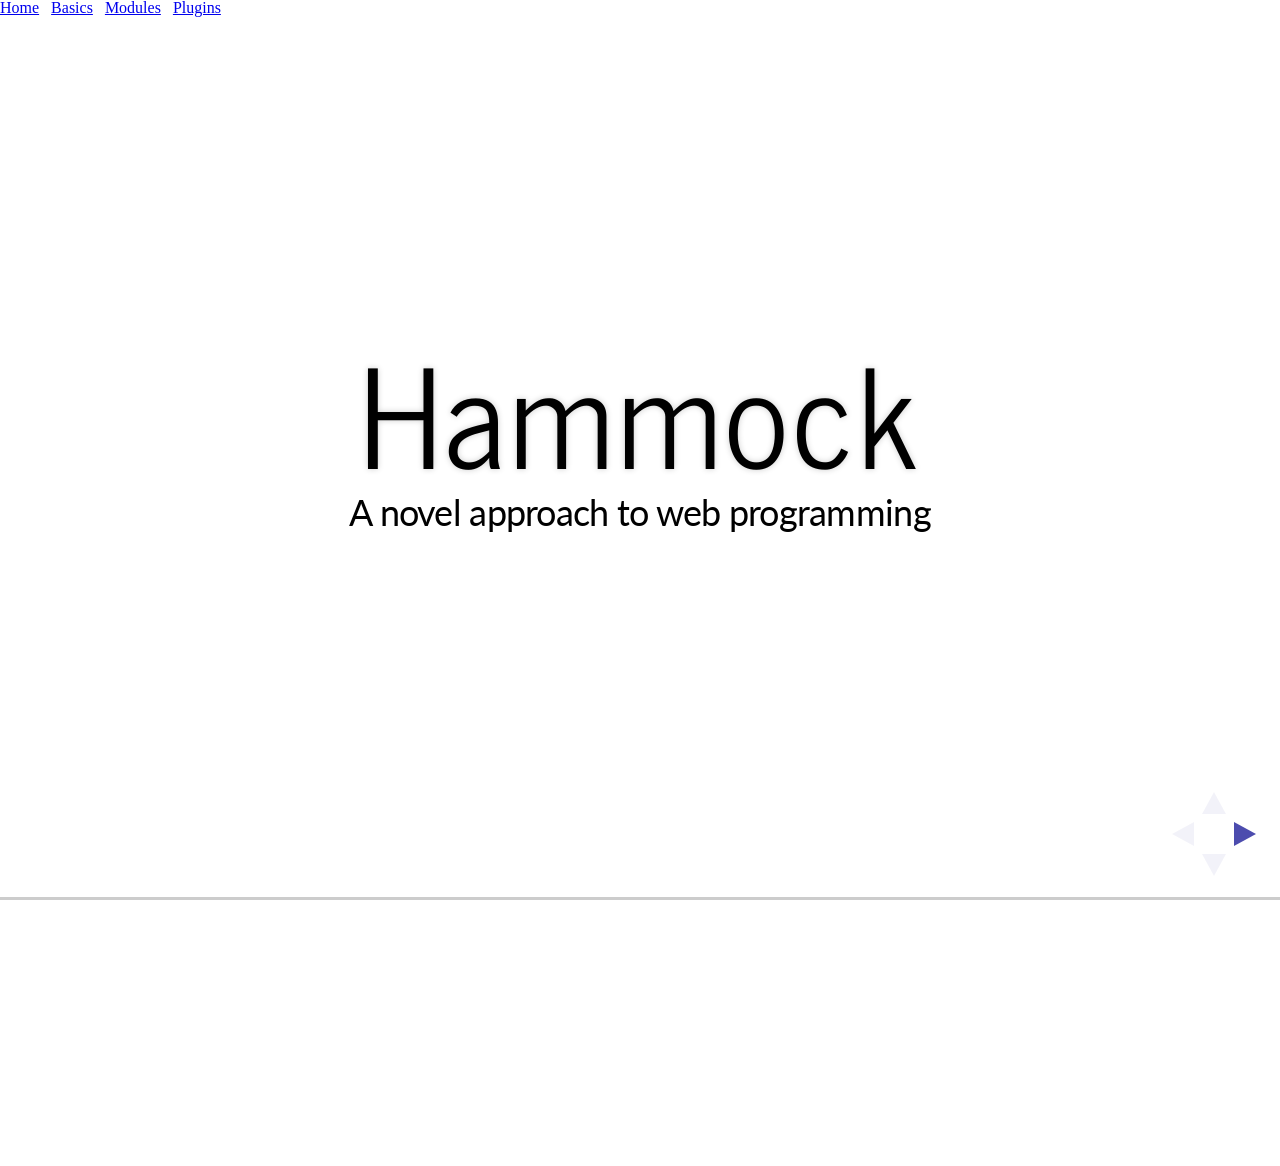
<file: index.html>
<!doctype html>
<html lang="en">

	<head>
		<meta charset="utf-8">

		<title>Hammock: Web Programming System</title>

		<meta name="apple-mobile-web-app-capable" content="yes" />
		<meta name="apple-mobile-web-app-status-bar-style" content="black-translucent" />

		<meta name="viewport" content="width=device-width, initial-scale=1.0, maximum-scale=1.0, user-scalable=no">

		<link rel="stylesheet" href="css/reveal.min.css">
        <link rel="stylesheet" href="css/theme/simple.css" id="theme">


        <!-- For syntax highlighting -->
		<link rel="stylesheet" href="lib/css/zenburn.css">

		<!-- If the query includes 'print-pdf', include the PDF print sheet -->
		<script>
			if( window.location.search.match( /print-pdf/gi ) ) {
				var link = document.createElement( 'link' );
				link.rel = 'stylesheet';
				link.type = 'text/css';
				link.href = 'css/print/pdf.css';
				document.getElementsByTagName( 'head' )[0].appendChild( link );
			}
		</script>

		<!--[if lt IE 9]>
		<script src="lib/js/html5shiv.js"></script>
		<![endif]-->

    </head>

	<body>


    <div>
        <a href="#/home">Home</a> &nbsp;
        <a href="#/classes">Basics</a> &nbsp;
        <a href="#/modules">Modules</a>  &nbsp;
        <a href="#/plugins">Plugins</a>
    </div>

    <div class="reveal">


			<!-- Any section element inside of this container is displayed as a slide -->
			<div class="slides">

            <!--------------------------- START -------------------------------->


            <!--<section data-markdown>-->
                <!--# Title-->
                <!--## Subttile-->
                <!--### Heading 3-->
                <!--Blah blah some text-->
            <!--</section>-->

            <section id="home">
                <h1>Hammock</h1>
                <!--<h2>Web Programming System</h2>-->
                <p>A novel approach to web programming</p>
            </section>

            <section>
                <h2>Why should I care?</h2> <br>
                <p class="fragment">
                    100% Javascript</p>  <br>
                <p class="fragment">
                    <!--Class-based, declarative, meta-programming</p>  <br>-->
                    <!--Declarative Meta-programming</p>  <br>-->
                    Declarative programming</p>  <br>
                <p class="fragment">
                    Strong typing, smart editor</p>
            </section>

            <!--<section id="home">-->
                <!--<h1>Why Hammock</h1>-->
                <!--<div style="font-family: Rancho" class='font-effect-neon'>100% Pure Javascript</div>-->
                <!--<div style="font-size: 60px; font-family: Rancho" class='font-effect-neon'>Functional programming, powerful meta-programming</div>-->
                <!--<p style="font-family: 'Gloria Hallelujah', cursive;">Strong Typing, JSON editor</p>-->
            <!--</section>-->

            <!--<section id="concepts">-->
                <!--&lt;!&ndash;<h2 style="margin-top: 40px; font-size: 90px;">Hammock Concepts:</h2>&ndash;&gt;-->
                <!--<h2>Hammock Concepts:</h2> <br>-->
                <!--<ul>-->
                    <!--<li><h3>Classes & Schemas</h3></li>-->
                    <!--<li><h3>Modules</h3></li>-->
                    <!--<li><h3>Plugins & App Templates</h3></li>-->
                <!--</ul>-->
            <!--</section>-->

            <!--<object name="foo" type="text/html" data="section-classes.inc"></object>-->

            <section id="classes">
                <h2>Basics</h2>
            </section>

            <section>
                <p>
                In Hammock, a class is simply a JSON document that has a schema (a "fields" property).
                </p>
                <p>
                A class is always an instance of another class. The root class, which defines the basic types and structure of a class schema, is an instance of itself.
                </p>
            </section>

            <section>
                The root class looks something like this::
                <pre><code>
{
  "fields": {
    "name": { "type": "string", "required": true },
    "fields": { "type": "object", "required": true, "value_fields": {
      "type": { "type": "select", "required": true,
        "options": ["string", "select", "boolean", "object", "array",
          "number", "function", "markup", "date"] },
      "required": { "type": "boolean" /* default: false */ },
      "options": { "type": "array" },
      "fields": { "type": "object" },
      "value_fields": { "type": "object" },
      "ref": { "type": "select", "ref": "class" },
      "ref_field": { "type": "string" /* default: "name" */ }
    }
    }
  }
}
                </code></pre>
            </section>

            <section>
                <h3>Classes are very flexible</h3>
                <ul>
                    <li>They can model persistent application data (e.g. post class for a blog)</li>
                    <li>They can model UI components (e.g. React component, a button class)</li>
                    <li>Or they can be building blocks for a program, (e.g. a "module" class)</li>
                </ul>
            </section>
            <section>
                <b>What's a Schema?</b>
                Schemas are how you define classes in Hammock.  You define the schema of a class via the "fields" property.  For example:

<pre><code>
{
  "name": "react-meta-class",
  "fields": {
    "render": { "type": "function", "required": true },
    "getInitialState": { "type": "function" },
    "componentDidMount": { "type": "function" }
  }
}
                </code></pre>
                This is a class definition for any React.js class.  (we called it a meta-class because instances of this class
                are React classes -- both Hammock and React use the term "class", but they're not really the same thing).

            </section>

            <section>
                Unlike other languages, instances of classes can be either documents in a database, or they can be run-time objects (e.g. a UI component)
                <!--Classes in turn have instances, which can be either run-time objects (for example a UI component)-->
                <!--or persistent documents (for example a blog post).-->
                <img src="assets/class_instance.png" style="border: none">
            </section>

            <section>
                For data classes, you can think of the class as a template for JSON documents, for example:
                <img src="assets/class_templates.png" style="border: none">
            </section>

            <!--------------------------- Schemas -------------------------------->
            <!--<section id="schemas">-->
                <!--<h1>Schemas</h1>-->
                <!--a.k.a. Strongly-typed data classes-->
            <!--</section>-->

            <!--<section>-->
                <!--<p>Schemas in Hammock are like strong typing support for JSON documents.</p> <br>-->
            <!--</section>-->

            <!--<section>-->
                <!--<p>A class has a schema if it implements the schema meta-class,-->
                    <!--meaning if it has a "fields" property with one or more fields.</p> <br>-->
                <!--Take a closer look at this partial definition for a blog post class:-->
            <!--</section>-->

            <section>
                <p>So if we define a class, with the following schema...</p>
<pre><code>
{
  name: "post-class",
  fields: {
    title: { type: "string", required: true },
    category: { type: "select", options: ["main", "business", "tech"] },
    state: { type: "select", options: ["draft", "published", "archived"],
             default: "draft" }
  }
}
</code></pre>

                <p>The editor offers auto-complete support:</p>
                <img src="assets/json_editor1.png"/>
            </section>

            <section>
                <p>Just keep pressing Tab, autocomplete helps you fill in the document. Easy!</p>
                <img src="assets/json_editor2.png"/>
                <img src="assets/json_editor3.png"/>
            </section>

            <section id="shell">
                <h2>Web Shell</h2>
            </section>

            <!--<section>-->
                <!--<p>We have lots of amazing development tools nowadays: </p>-->
            <!--</section>-->

            <!--<section>-->
                <!--<p>... but none that matches the elegance and simplicity of the unix shell </p>-->
            <!--</section>-->

            <!--<section>-->
                <!--great example of an elegant unix script, with a screenshot-->
                <!--<p></p>-->
            <!--</section>-->

            <section>
                The Web Shell is an integral part of Hammock, it has a built-in database.
                <p>
                When using the Hammock Web Shell to develop a project, both your code and data is stored in JSON documents in a database
                (using PouchDB and CouchDB).
                </p>
                <!--You can define new classes-->
                <!--compact module vs expanded module or combination-->

            </section>

            <!--------------------------- MODULES -------------------------------->
            <section id="modules">
                <h2>Modules</h2>
            </section>

            <section>
                <p>Similar to other languages, modules can be used to:</p><br>
                <ul>
                <li class="fragment"> Reuse and share code across projects </li>
                <li class="fragment"> A module can be compiled and deployed as a web app </li>
                <li class="fragment"> ... or it can act as a plugin by implementing a certain interface</li>
                </ul>
            </section>

            <!--<section>-->
                <!--<p>There's flexibility with how modules are created:</p> <br>-->
                <!--<p>Modules can be authored declaratively as JSON objects, or programatically using javascript code.</p> <br>-->
                <!--<p>Modules can also be authored with the tools of your choice (in your filesystem), or they can be authored with-->
                <!--the built-in editor and stored in a CouchDB database.</p> <br>-->
                <!--<p>Eventually, the vision is that all your code could be stored as documents, doing away with the hassles of the filesystem.</p>-->
            <!--</section>-->

            <!--<section>-->
                <!--<div>There are two ways of creating a module:</div>-->
                <!--<div><span style="color: green">Declaratively</span> as a collection of JSON documents or single document</div>-->
                <!--<div><b style="color: orange">Programatically</b> using javascript code</div>-->
            <!--</section>-->

            <section>
                Hello World example:
                <pre><code>
Hammock.createModule({
  name: "hello-world",
  title: "Hello World!",
  world: "earth",
  render: function () {
    return <div>Hello {this.world}!</div>;
  }
});
                </code></pre>
                ...yes, that looks exactly like a React class, that's the point. But a module can also do a lot more.
            </section>

            <section>
                <p>A more complex example:</p>
                <br><p>(this part is under construction)</p>
                <!--<pre><code>-->
                <!--</code></pre>-->
            </section>

            <section>
                The vision is to foster an ecosystem of modules and plugins to make web programming
                <span style="font-weight:bold; color: green">simple</span>
                and <span style="font-weight:bold; color: blueviolet">fun</span>!
            </section>


            <!--------------------------- Plugins & Shells -------------------------------->
            <!--<section id="plugins">-->
                <!--<h2>Plugins & App Templates</h2>-->
            <!--</section>-->

            <!--<section>-->
                <!--<p>A plugin is a module that plugs in to an "App Template" and provides some specific functionality.</p> <br>-->
                <!--<p>Many different App Templates could be developed, and we're looking to provide a few out of the box.</p>-->
            <!--</section>-->

            <!--<section>-->
                <!--<p>The Dashboard App Template is an app which can host a bunch of widgets, kind of like this:</p> <br>-->
                <!--<img src="assets/LionDashboard.png"/>-->
            <!--</section>-->

				<!--<section>-->
					<!--<h2>THE END</h2>  <br>-->
					<!--<p>contact: vonwao@gmail.com (Otto)</p>-->
					<!--<p>We don't have a mailing list yet, but you could follow us <br><a href="https://www.facebook.com/pages/Hammock-Programming/277563319119545">on Facebook</a></p>-->
				<!--</section>-->

			</div>

		</div>

		<script src="lib/js/head.min.js"></script>
		<script src="js/reveal.min.js"></script>

		<script>

			// Full list of configuration options available here:
			// https://github.com/hakimel/reveal.js#configuration
			Reveal.initialize({
				controls: true,
				progress: true,
				history: true,
				center: true,

				theme: Reveal.getQueryHash().theme, // available themes are in /css/theme
				transition: Reveal.getQueryHash().transition || 'linear', // default/cube/page/concave/zoom/linear/fade/none

				// Parallax scrolling
				// parallaxBackgroundImage: 'https://s3.amazonaws.com/hakim-static/reveal-js/reveal-parallax-1.jpg',
				// parallaxBackgroundSize: '2100px 900px',

				// Optional libraries used to extend on reveal.js
				dependencies: [
					{ src: 'lib/js/classList.js', condition: function() { return !document.body.classList; } },
					{ src: 'plugin/markdown/marked.js', condition: function() { return !!document.querySelector( '[data-markdown]' ); } },
					{ src: 'plugin/markdown/markdown.js', condition: function() { return !!document.querySelector( '[data-markdown]' ); } },
					{ src: 'plugin/highlight/highlight.js', async: true, callback: function() { hljs.initHighlightingOnLoad(); } },
					{ src: 'plugin/zoom-js/zoom.js', async: true, condition: function() { return !!document.body.classList; } },
					{ src: 'plugin/notes/notes.js', async: true, condition: function() { return !!document.body.classList; } }
				]
			});

		</script>


    <script type="text/javascript">
        var clicky_site_ids = clicky_site_ids || [];
        clicky_site_ids.push(100769866);
        (function() {
            var s = document.createElement('script');
            s.type = 'text/javascript';
            s.async = true;
            s.src = '//static.getclicky.com/js';
            ( document.getElementsByTagName('head')[0] || document.getElementsByTagName('body')[0] ).appendChild( s );
        })();
    </script>
    <noscript><p><img alt="Clicky" width="1" height="1" src="//in.getclicky.com/100769866ns.gif" /></p></noscript>

    <section>
        <p>

        </p>
    </section>
	</body>


</html>
</file>
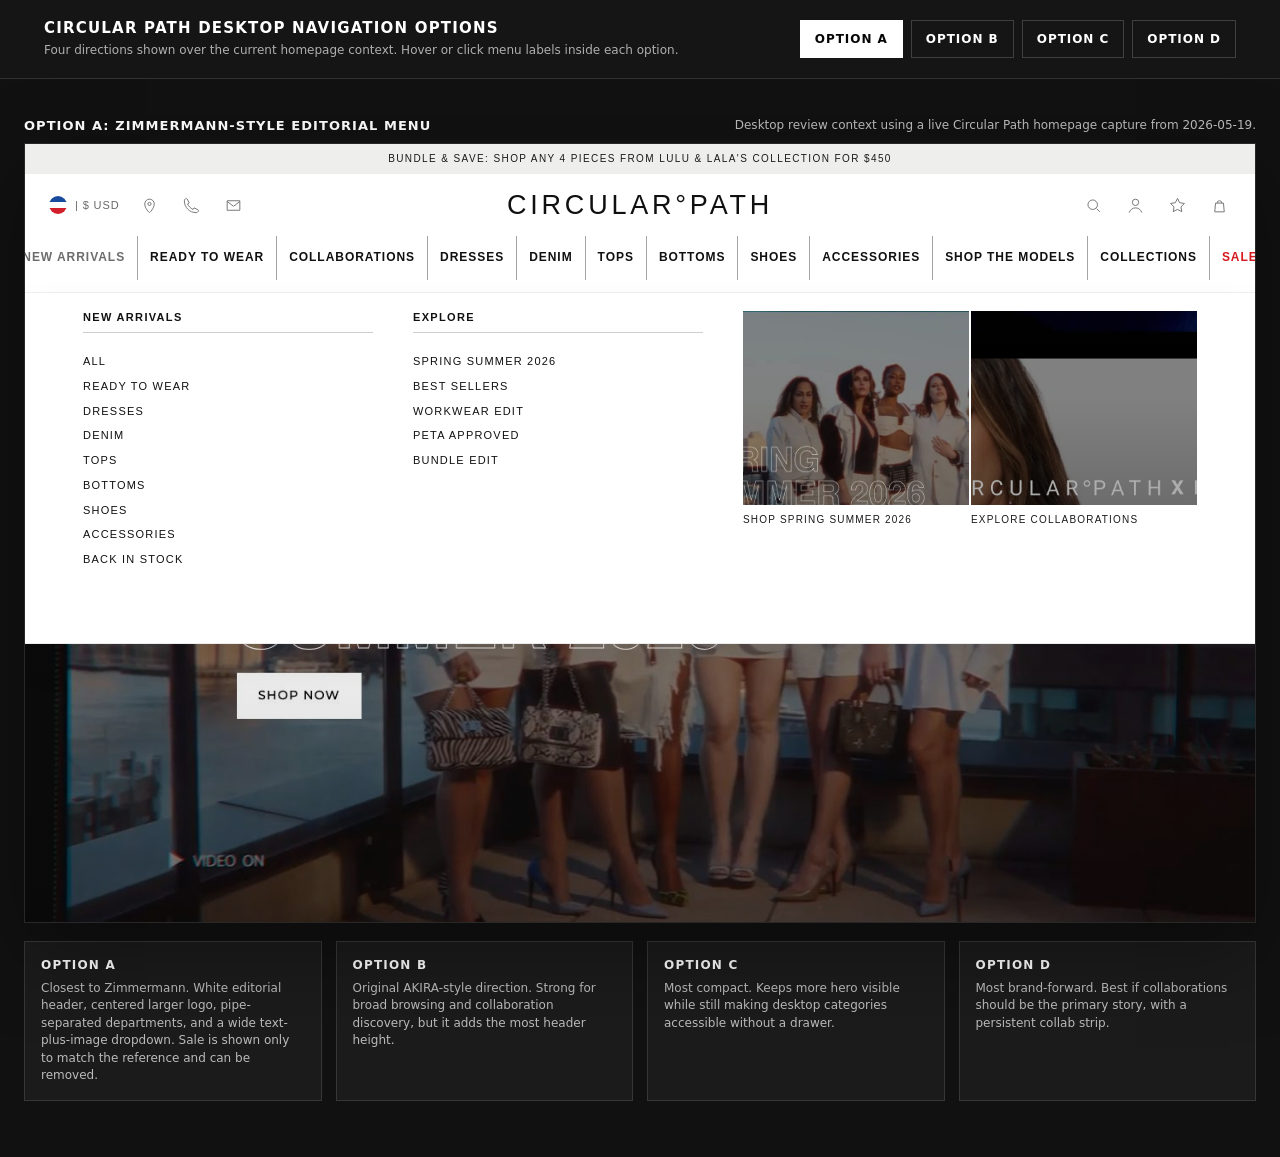
<file: circular-path-navigation/index.html>
<!doctype html>
<html lang="en">
  <head>
    <meta charset="utf-8" />
    <meta name="viewport" content="width=device-width, initial-scale=1" />
    <title>Circular Path Navigation Options</title>
    <style>
      :root {
        --black: #050505;
        --white: #ffffff;
        --paper: #f5f5f2;
        --ink: #111111;
        --muted: #6b6b6b;
        --line-dark: rgba(255, 255, 255, 0.16);
        --line-light: rgba(0, 0, 0, 0.14);
        --sage: #b9c7a6;
        --steel: #9fb5c7;
        --rose: #d4b2ac;
        --max: 1240px;
      }

      * {
        box-sizing: border-box;
      }

      body {
        margin: 0;
        background: #111111;
        color: var(--white);
        font-family:
          Inter, ui-sans-serif, system-ui, -apple-system, BlinkMacSystemFont,
          "Segoe UI", sans-serif;
      }

      button,
      a {
        font: inherit;
      }

      a {
        color: inherit;
      }

      .review-toolbar {
        position: sticky;
        top: 0;
        z-index: 50;
        background: #151515;
        border-bottom: 1px solid rgba(255, 255, 255, 0.12);
      }

      .toolbar-inner {
        display: grid;
        max-width: var(--max);
        min-height: 78px;
        margin: 0 auto;
        padding: 14px 24px;
        grid-template-columns: minmax(220px, 1fr) auto;
        gap: 18px;
        align-items: center;
      }

      .toolbar-title {
        min-width: 0;
      }

      .toolbar-title h1 {
        margin: 0 0 5px;
        font-size: 15px;
        font-weight: 800;
        letter-spacing: 0.08em;
        line-height: 1.2;
        text-transform: uppercase;
      }

      .toolbar-title p {
        margin: 0;
        color: rgba(255, 255, 255, 0.66);
        font-size: 12px;
        line-height: 1.35;
      }

      .option-tabs {
        display: flex;
        align-items: center;
        gap: 8px;
      }

      .option-tab {
        min-height: 38px;
        padding: 0 14px;
        border: 1px solid rgba(255, 255, 255, 0.18);
        background: transparent;
        color: var(--white);
        cursor: pointer;
        font-size: 12px;
        font-weight: 800;
        letter-spacing: 0.08em;
        text-transform: uppercase;
        white-space: nowrap;
      }

      .option-tab.is-active {
        border-color: var(--white);
        background: var(--white);
        color: var(--black);
      }

      .stage-wrap {
        max-width: 1440px;
        margin: 28px auto 56px;
        padding: 0 24px;
      }

      .stage-label {
        display: flex;
        min-height: 36px;
        align-items: center;
        justify-content: space-between;
        gap: 18px;
        color: rgba(255, 255, 255, 0.72);
        font-size: 12px;
      }

      .stage-label strong {
        color: var(--white);
        font-size: 13px;
        letter-spacing: 0.08em;
        text-transform: uppercase;
      }

      .site-stage {
        position: relative;
        min-height: 780px;
        overflow: hidden;
        background: var(--black);
        border: 1px solid rgba(255, 255, 255, 0.14);
        box-shadow: 0 28px 80px rgba(0, 0, 0, 0.34);
      }

      .site-stage::before {
        position: absolute;
        inset: 0;
        background-image: url("assets/circular-path-homepage-context.jpg");
        background-position: center top;
        background-repeat: no-repeat;
        background-size: cover;
        content: "";
      }

      .site-stage::after {
        position: absolute;
        inset: 0;
        background: linear-gradient(180deg, rgba(0, 0, 0, 0) 45%, rgba(0, 0, 0, 0.18));
        content: "";
        pointer-events: none;
      }

      .nav-option {
        position: relative;
        z-index: 2;
        display: none;
      }

      .nav-option.is-active {
        display: block;
      }

      .announcement {
        display: grid;
        min-height: 32px;
        place-items: center;
        padding: 7px 56px;
        background: var(--black);
        border-bottom: 1px solid var(--line-dark);
        color: var(--white);
        font-size: 12px;
        line-height: 1.25;
        text-align: center;
      }

      .brand-link {
        color: var(--white);
        font-size: 21px;
        font-weight: 700;
        letter-spacing: 0.32em;
        line-height: 1;
        text-align: center;
        text-decoration: none;
        text-transform: uppercase;
        white-space: nowrap;
      }

      .zimmer-header {
        background: #ffffff;
        color: var(--ink);
        font-family:
          "Helvetica Neue", Arial, ui-sans-serif, system-ui, sans-serif;
      }

      .zimmer-announcement {
        display: grid;
        min-height: 30px;
        place-items: center;
        background: #eeeeec;
        color: #1a1a1a;
        font-size: 10px;
        font-weight: 500;
        letter-spacing: 0.14em;
        line-height: 1;
        text-align: center;
        text-transform: uppercase;
      }

      .zimmer-mainbar {
        display: grid;
        min-height: 62px;
        padding: 0 24px;
        grid-template-columns: minmax(260px, 1fr) auto minmax(260px, 1fr);
        align-items: center;
        background: #ffffff;
      }

      .zimmer-brand {
        color: #101010;
        font-size: 27px;
        font-weight: 400;
        letter-spacing: 0.14em;
        text-align: center;
        text-decoration: none;
        text-transform: uppercase;
        white-space: nowrap;
      }

      .zimmer-left,
      .zimmer-actions {
        display: flex;
        align-items: center;
        gap: 18px;
        min-width: 0;
      }

      .zimmer-actions {
        justify-content: flex-end;
      }

      .zimmer-country {
        display: inline-flex;
        align-items: center;
        gap: 8px;
        color: #686868;
        font-size: 11px;
        letter-spacing: 0.08em;
        text-decoration: none;
        text-transform: uppercase;
        white-space: nowrap;
      }

      .zimmer-flag {
        display: inline-grid;
        width: 18px;
        height: 18px;
        place-items: center;
        border-radius: 50%;
        background: linear-gradient(#184a9d 0 33%, #ffffff 33% 66%, #d21d2b 66%);
        color: transparent;
        overflow: hidden;
      }

      .zimmer-icon {
        display: grid;
        width: 24px;
        height: 24px;
        place-items: center;
        padding: 0;
        border: 0;
        background: transparent;
        color: #777777;
        cursor: pointer;
        text-decoration: none;
      }

      .zimmer-icon svg {
        width: 19px;
        height: 19px;
        stroke: currentColor;
        stroke-width: 1.25;
      }

      .zimmer-nav {
        display: flex;
        min-height: 32px;
        padding: 0 24px 12px;
        align-items: center;
        justify-content: center;
        gap: 0;
        background: #ffffff;
        color: #101010;
        border-bottom: 1px solid rgba(0, 0, 0, 0.06);
      }

      .z-nav-trigger {
        min-height: 24px;
        padding: 0 12px;
        color: #171717;
        font-size: 11px;
        font-weight: 500;
        letter-spacing: 0.13em;
        text-transform: uppercase;
      }

      .z-nav-trigger + .z-nav-trigger {
        border-left: 1px solid #a5a5a5;
      }

      .z-nav-trigger::after {
        display: none;
      }

      .z-nav-trigger.is-open,
      .z-nav-trigger:is(:hover, :focus-visible) {
        color: #6c6c6c;
      }

      .z-nav-trigger.sale {
        color: #d71920;
      }

      .zimmer-mega {
        position: absolute;
        right: 0;
        left: 0;
        background: #ffffff;
        color: var(--ink);
        border-bottom: 1px solid rgba(0, 0, 0, 0.08);
        box-shadow: 0 18px 34px rgba(0, 0, 0, 0.08);
      }

      .zimmer-mega .menu-panel {
        min-height: 350px;
        padding: 18px 58px 34px;
        grid-template-columns: 290px 290px minmax(420px, 1fr);
        gap: 40px;
        align-items: start;
      }

      .zimmer-column h3 {
        margin: 0 0 22px;
        padding-bottom: 8px;
        border-bottom: 1px solid #cfcfcf;
        color: #111111;
        font-size: 11px;
        font-weight: 700;
        letter-spacing: 0.12em;
        line-height: 1.2;
        text-transform: uppercase;
      }

      .zimmer-column a {
        display: block;
        width: fit-content;
        max-width: 100%;
        margin: 0 0 11px;
        color: #111111;
        font-size: 11px;
        font-weight: 500;
        letter-spacing: 0.11em;
        line-height: 1.25;
        text-decoration: none;
        text-transform: uppercase;
      }

      .zimmer-column a:is(:hover, :focus-visible) {
        color: #666666;
      }

      .zimmer-editorial {
        display: grid;
        grid-template-columns: 1fr 1fr;
        gap: 2px;
        padding-top: 0;
      }

      .zimmer-card {
        display: grid;
        min-height: 215px;
        align-content: end;
        background:
          linear-gradient(180deg, rgba(0, 0, 0, 0) 40%, rgba(0, 0, 0, 0.18)),
          var(--z-card-image, url("assets/circular-path-homepage-context.jpg"));
        background-position: var(--z-card-position, center center);
        background-size: cover;
        color: #111111;
        text-decoration: none;
      }

      .zimmer-card span {
        display: block;
        padding-top: 9px;
        background: #ffffff;
        color: #1a1a1a;
        font-size: 10px;
        font-weight: 500;
        letter-spacing: 0.12em;
        line-height: 1.25;
        text-transform: uppercase;
      }

      .icon-row {
        display: flex;
        align-items: center;
        justify-content: flex-end;
        gap: 8px;
      }

      .icon-button {
        display: grid;
        width: 38px;
        height: 38px;
        place-items: center;
        border: 0;
        background: transparent;
        color: currentColor;
        cursor: pointer;
      }

      .icon-button svg {
        width: 20px;
        height: 20px;
        stroke: currentColor;
        stroke-width: 1.7;
      }

      .nav-trigger,
      .nav-link {
        position: relative;
        display: inline-flex;
        min-height: 44px;
        align-items: center;
        border: 0;
        background: transparent;
        color: currentColor;
        cursor: pointer;
        font-size: 12px;
        font-weight: 800;
        letter-spacing: 0.08em;
        line-height: 1.1;
        text-decoration: none;
        text-transform: uppercase;
        white-space: nowrap;
      }

      .nav-trigger::after,
      .nav-link::after {
        position: absolute;
        right: 0;
        bottom: 0;
        left: 0;
        height: 2px;
        background: currentColor;
        content: "";
        opacity: 0;
        transform: scaleX(0.42);
        transition:
          opacity 140ms ease,
          transform 140ms ease;
      }

      .nav-trigger:is(:hover, :focus-visible, .is-open)::after,
      .nav-link:is(:hover, :focus-visible)::after {
        opacity: 1;
        transform: scaleX(1);
      }

      .menu-panel {
        display: none;
      }

      .menu-panel.is-open {
        display: grid;
      }

      .mega-columns {
        display: grid;
        grid-template-columns: repeat(4, minmax(130px, 1fr));
        gap: 26px;
      }

      .menu-column h3 {
        margin: 0 0 13px;
        padding-bottom: 10px;
        border-bottom: 1px solid var(--line-light);
        color: var(--ink);
        font-size: 12px;
        font-weight: 900;
        letter-spacing: 0.12em;
        line-height: 1.2;
        text-transform: uppercase;
      }

      .menu-column a,
      .menu-column span {
        display: block;
        width: fit-content;
        max-width: 100%;
        margin: 0 0 10px;
        color: var(--ink);
        font-size: 14px;
        line-height: 1.3;
        text-decoration: none;
      }

      .menu-column a:is(:hover, :focus-visible) {
        text-decoration: underline;
        text-decoration-thickness: 1px;
        text-underline-offset: 4px;
      }

      .feature-tile {
        position: relative;
        min-height: 250px;
        overflow: hidden;
        background: #242424;
        isolation: isolate;
      }

      .feature-tile::before {
        position: absolute;
        inset: 0;
        background-image: url("assets/circular-path-homepage-context.jpg");
        background-position: var(--feature-position, center 48%);
        background-size: 820px auto;
        content: "";
        transform: scale(1.02);
      }

      .feature-tile::after {
        position: absolute;
        inset: 0;
        background:
          linear-gradient(180deg, rgba(0, 0, 0, 0.08), rgba(0, 0, 0, 0.66)),
          rgba(0, 0, 0, 0.08);
        content: "";
      }

      .feature-copy {
        position: absolute;
        right: 18px;
        bottom: 18px;
        left: 18px;
        z-index: 1;
        color: var(--white);
      }

      .feature-kicker {
        display: block;
        margin-bottom: 8px;
        color: rgba(255, 255, 255, 0.8);
        font-size: 11px;
        font-weight: 800;
        letter-spacing: 0.14em;
        text-transform: uppercase;
      }

      .feature-title {
        margin: 0;
        font-size: 20px;
        font-weight: 900;
        letter-spacing: 0.06em;
        line-height: 1.1;
        text-transform: uppercase;
      }

      .option-a-header {
        background: var(--black);
        color: var(--white);
      }

      .option-a-mainbar {
        display: grid;
        min-height: 70px;
        padding: 0 28px;
        grid-template-columns: 1fr auto 1fr;
        align-items: center;
        border-bottom: 1px solid var(--line-dark);
      }

      .option-a-rail {
        display: flex;
        min-height: 48px;
        padding: 0 24px;
        align-items: center;
        justify-content: center;
        gap: clamp(12px, 1.7vw, 28px);
        border-bottom: 1px solid var(--line-dark);
      }

      .option-a-mega {
        position: absolute;
        right: 0;
        left: 0;
        background: var(--paper);
        color: var(--ink);
        border-bottom: 1px solid var(--line-light);
        box-shadow: 0 22px 50px rgba(0, 0, 0, 0.25);
      }

      .option-a-mega .menu-panel {
        max-width: var(--max);
        min-height: 306px;
        margin: 0 auto;
        padding: 26px 24px 30px;
        grid-template-columns: minmax(220px, 300px) minmax(0, 1fr);
        gap: 34px;
      }

      .option-b-header {
        display: grid;
        min-height: 82px;
        padding: 0 26px;
        grid-template-columns: auto minmax(0, 1fr) auto;
        align-items: center;
        gap: 28px;
        background: rgba(5, 5, 5, 0.96);
        color: var(--white);
        border-bottom: 1px solid var(--line-dark);
      }

      .option-b-nav {
        display: flex;
        min-width: 0;
        align-items: center;
        justify-content: center;
        gap: clamp(14px, 2vw, 34px);
      }

      .option-b-panel {
        position: absolute;
        right: 24px;
        left: 24px;
        display: none;
        min-height: 150px;
        margin-top: 0;
        padding: 22px 30px 24px;
        background: rgba(245, 245, 242, 0.96);
        color: var(--ink);
        border-bottom: 1px solid var(--line-light);
        box-shadow: 0 20px 50px rgba(0, 0, 0, 0.24);
      }

      .option-b-panel.is-open {
        display: grid;
        grid-template-columns: 1fr auto;
        gap: 32px;
        align-items: start;
      }

      .option-b-panel .mega-columns {
        grid-template-columns: repeat(5, minmax(110px, 1fr));
      }

      .compact-callout {
        display: grid;
        min-width: 190px;
        min-height: 100%;
        padding: 18px;
        align-content: end;
        background: var(--ink);
        color: var(--white);
      }

      .compact-callout span {
        display: block;
        color: rgba(255, 255, 255, 0.72);
        font-size: 11px;
        font-weight: 800;
        letter-spacing: 0.12em;
        text-transform: uppercase;
      }

      .compact-callout strong {
        margin-top: 8px;
        font-size: 17px;
        letter-spacing: 0.08em;
        line-height: 1.15;
        text-transform: uppercase;
      }

      .option-c-header {
        background: rgba(5, 5, 5, 0.96);
        color: var(--white);
      }

      .option-c-mainbar {
        display: grid;
        min-height: 92px;
        padding: 0 30px;
        grid-template-columns: minmax(0, 1fr) auto minmax(0, 1fr);
        gap: 24px;
        align-items: center;
        border-bottom: 1px solid var(--line-dark);
      }

      .split-nav {
        display: flex;
        align-items: center;
        gap: clamp(16px, 2.4vw, 36px);
      }

      .split-nav:last-child {
        justify-content: flex-end;
      }

      .collab-strip {
        display: grid;
        min-height: 56px;
        padding: 0 30px;
        grid-template-columns: auto minmax(0, 1fr) auto;
        align-items: center;
        gap: 24px;
        background: #f2f0ed;
        color: var(--ink);
      }

      .strip-kicker {
        color: #555555;
        font-size: 11px;
        font-weight: 900;
        letter-spacing: 0.14em;
        text-transform: uppercase;
      }

      .strip-links {
        display: flex;
        min-width: 0;
        align-items: center;
        justify-content: center;
        gap: clamp(16px, 3vw, 44px);
      }

      .strip-links a {
        color: var(--ink);
        font-size: 12px;
        font-weight: 900;
        letter-spacing: 0.1em;
        text-decoration: none;
        text-transform: uppercase;
        white-space: nowrap;
      }

      .strip-cta {
        min-height: 34px;
        padding: 0 14px;
        border: 1px solid var(--ink);
        color: var(--ink);
        display: inline-flex;
        align-items: center;
        text-decoration: none;
        font-size: 11px;
        font-weight: 900;
        letter-spacing: 0.1em;
        text-transform: uppercase;
        white-space: nowrap;
      }

      .option-c-mega {
        position: absolute;
        right: 0;
        left: 0;
        background: #f7f7f5;
        color: var(--ink);
        border-bottom: 1px solid var(--line-light);
        box-shadow: 0 22px 50px rgba(0, 0, 0, 0.22);
      }

      .option-c-mega .menu-panel {
        max-width: var(--max);
        min-height: 260px;
        margin: 0 auto;
        padding: 24px;
        grid-template-columns: 1fr 1fr;
        gap: 28px;
        align-items: stretch;
      }

      .spotlight-grid {
        display: grid;
        grid-template-columns: repeat(2, minmax(0, 1fr));
        gap: 18px;
      }

      .spotlight-card {
        display: grid;
        min-height: 214px;
        padding: 18px;
        align-content: end;
        background:
          linear-gradient(180deg, rgba(0, 0, 0, 0.02), rgba(0, 0, 0, 0.72)),
          url("assets/circular-path-homepage-context.jpg");
        background-position: var(--spot-position, center 48%);
        background-size: 820px auto;
        color: var(--white);
        text-decoration: none;
      }

      .spotlight-card span {
        font-size: 12px;
        font-weight: 900;
        letter-spacing: 0.11em;
        text-transform: uppercase;
      }

      .option-notes {
        display: grid;
        margin-top: 18px;
        grid-template-columns: repeat(4, minmax(0, 1fr));
        gap: 14px;
      }

      .note {
        min-height: 94px;
        padding: 16px;
        background: #1b1b1b;
        border: 1px solid rgba(255, 255, 255, 0.12);
      }

      .note h2 {
        margin: 0 0 8px;
        font-size: 12px;
        font-weight: 900;
        letter-spacing: 0.1em;
        text-transform: uppercase;
      }

      .note p {
        margin: 0;
        color: rgba(255, 255, 255, 0.7);
        font-size: 12px;
        line-height: 1.45;
      }

      @media (max-width: 1080px) {
        .toolbar-inner {
          grid-template-columns: 1fr;
        }

        .option-tabs {
          overflow-x: auto;
          padding-bottom: 2px;
        }

        .zimmer-nav,
        .option-a-rail,
        .option-b-nav,
        .split-nav,
        .collab-strip {
          overflow-x: auto;
          justify-content: flex-start;
        }

        .zimmer-mainbar,
        .option-b-header,
        .option-c-mainbar {
          grid-template-columns: 1fr auto;
        }

        .zimmer-nav,
        .option-b-nav,
        .option-c-mainbar .split-nav:first-child {
          grid-column: 1 / -1;
          grid-row: 2;
          padding-bottom: 12px;
        }

        .zimmer-mainbar {
          min-height: 104px;
        }

        .zimmer-mega .menu-panel {
          grid-template-columns: 1fr 1fr;
        }

        .zimmer-editorial {
          grid-column: 1 / -1;
        }

        .option-c-mainbar {
          min-height: 132px;
        }

        .option-notes {
          grid-template-columns: 1fr;
        }
      }
    </style>
  </head>
  <body>
    <div class="review-toolbar">
      <div class="toolbar-inner">
        <div class="toolbar-title">
          <h1>Circular Path Desktop Navigation Options</h1>
          <p>Four directions shown over the current homepage context. Hover or click menu labels inside each option.</p>
        </div>
        <div class="option-tabs" role="tablist" aria-label="Navigation design options">
          <button class="option-tab is-active" type="button" data-option="a" role="tab" aria-selected="true">Option A</button>
          <button class="option-tab" type="button" data-option="b" role="tab" aria-selected="false">Option B</button>
          <button class="option-tab" type="button" data-option="c" role="tab" aria-selected="false">Option C</button>
          <button class="option-tab" type="button" data-option="d" role="tab" aria-selected="false">Option D</button>
        </div>
      </div>
    </div>

    <main class="stage-wrap">
      <div class="stage-label">
        <strong id="active-title">Option A: Zimmermann-Style Editorial Menu</strong>
        <span>Desktop review context using a live Circular Path homepage capture from 2026-05-19.</span>
      </div>

      <section class="site-stage" aria-label="Circular Path homepage context with navigation prototype">
        <div class="nav-option is-active" data-view="a">
          <header class="zimmer-header" data-menu-scope>
            <div class="zimmer-announcement">Bundle & Save: Shop any 4 pieces from Lulu & Lala's collection for $450</div>
            <div class="zimmer-mainbar">
              <div class="zimmer-left" aria-label="Store utilities">
                <a class="zimmer-country" href="/pages/location-preferences"><span class="zimmer-flag">US</span><span>| $ USD</span></a>
                <a class="zimmer-icon" href="/pages/boutiques" aria-label="Boutiques">
                  <svg aria-hidden="true" viewBox="0 0 24 24" fill="none"><path d="M12 21s6-5.1 6-11a6 6 0 0 0-12 0c0 5.9 6 11 6 11Z" /><circle cx="12" cy="10" r="2" /></svg>
                </a>
                <a class="zimmer-icon" href="/pages/contact" aria-label="Contact">
                  <svg aria-hidden="true" viewBox="0 0 24 24" fill="none"><path d="M6.6 3.8 9 8.7l-2 1.4c1.4 3 3.8 5.4 6.9 6.9l1.4-2 4.9 2.4c.5.2.8.8.6 1.4-.4 1.3-1.6 2.2-3 2.2C9.6 21 3 14.4 3 6.2c0-1.4.9-2.6 2.2-3 .6-.2 1.1.1 1.4.6Z" /></svg>
                </a>
                <a class="zimmer-icon" href="/pages/contact" aria-label="Email">
                  <svg aria-hidden="true" viewBox="0 0 24 24" fill="none"><path d="M4 6h16v12H4V6Z" /><path d="m4 7 8 6 8-6" /></svg>
                </a>
              </div>
              <a class="zimmer-brand" href="/">Circular&deg;Path</a>
              <div class="zimmer-actions" aria-label="Utility navigation">
                <button class="zimmer-icon" type="button" aria-label="Search">
                  <svg aria-hidden="true" viewBox="0 0 24 24" fill="none"><circle cx="11" cy="11" r="6" /><path d="m16 16 4 4" /></svg>
                </button>
                <a class="zimmer-icon" href="/account" aria-label="Account">
                  <svg aria-hidden="true" viewBox="0 0 24 24" fill="none"><circle cx="12" cy="8" r="4" /><path d="M4 21c1.7-4 4.3-6 8-6s6.3 2 8 6" /></svg>
                </a>
                <a class="zimmer-icon" href="/pages/wishlist" aria-label="Wishlist">
                  <svg aria-hidden="true" viewBox="0 0 24 24" fill="none"><path d="m12 3 2.7 5.5 6.1.9-4.4 4.3 1 6.1L12 16.9l-5.4 2.9 1-6.1-4.4-4.3 6.1-.9L12 3Z" /></svg>
                </a>
                <a class="zimmer-icon" href="/cart" aria-label="Cart">
                  <svg aria-hidden="true" viewBox="0 0 24 24" fill="none"><path d="M7 9h10l1 11H6L7 9Z" /><path d="M9 9a3 3 0 0 1 6 0" /></svg>
                </a>
              </div>
            </div>
            <nav class="zimmer-nav" aria-label="Primary navigation option A">
              <button class="nav-trigger z-nav-trigger is-open" type="button" data-menu="new">New Arrivals</button>
              <button class="nav-trigger z-nav-trigger" type="button" data-menu="ready">Ready To Wear</button>
              <button class="nav-trigger z-nav-trigger" type="button" data-menu="collabs">Collaborations</button>
              <button class="nav-trigger z-nav-trigger" type="button" data-menu="dresses">Dresses</button>
              <button class="nav-trigger z-nav-trigger" type="button" data-menu="denim">Denim</button>
              <button class="nav-trigger z-nav-trigger" type="button" data-menu="tops">Tops</button>
              <button class="nav-trigger z-nav-trigger" type="button" data-menu="bottoms">Bottoms</button>
              <button class="nav-trigger z-nav-trigger" type="button" data-menu="shoes">Shoes</button>
              <button class="nav-trigger z-nav-trigger" type="button" data-menu="accessories">Accessories</button>
              <button class="nav-trigger z-nav-trigger" type="button" data-menu="models">Shop The Models</button>
              <button class="nav-trigger z-nav-trigger" type="button" data-menu="collections">Collections</button>
              <button class="nav-trigger z-nav-trigger sale" type="button" data-menu="sale">Sale</button>
            </nav>
            <div class="zimmer-mega">
              <section class="menu-panel is-open" data-panel="new" aria-label="New Arrivals menu">
                <div class="zimmer-column">
                  <h3>New Arrivals</h3>
                  <a href="/collections/new-arrivals">All</a>
                  <a href="/collections/ready-to-wear">Ready To Wear</a>
                  <a href="/collections/dresses">Dresses</a>
                  <a href="/collections/denim">Denim</a>
                  <a href="/collections/tops">Tops</a>
                  <a href="/collections/bottoms">Bottoms</a>
                  <a href="/collections/shoes">Shoes</a>
                  <a href="/collections/accessories">Accessories</a>
                  <a href="/collections/back-in-stock">Back In Stock</a>
                </div>
                <div class="zimmer-column">
                  <h3>Explore</h3>
                  <a href="/collections/spring-summer-2026">Spring Summer 2026</a>
                  <a href="/collections/best-sellers">Best Sellers</a>
                  <a href="/collections/workwear">Workwear Edit</a>
                  <a href="/collections/peta">PETA Approved</a>
                  <a href="/collections/bundles">Bundle Edit</a>
                </div>
                <div class="zimmer-editorial">
                  <a class="zimmer-card" href="/collections/spring-summer-2026" style="--z-card-image: url('assets/menu-spring.jpg'); --z-card-position: center center"><span>Shop Spring Summer 2026</span></a>
                  <a class="zimmer-card" href="/pages/collaborations" style="--z-card-image: url('assets/menu-collab.jpg'); --z-card-position: center center"><span>Explore Collaborations</span></a>
                </div>
              </section>
              <section class="menu-panel" data-panel="ready" aria-label="Ready To Wear menu">
                <div class="zimmer-column">
                  <h3>Ready To Wear</h3>
                  <a href="/collections/all">All</a>
                  <a href="/collections/dresses">Dresses</a>
                  <a href="/collections/tops">Tops</a>
                  <a href="/collections/bottoms">Bottoms</a>
                  <a href="/collections/jumpsuits">Jumpsuits</a>
                  <a href="/collections/coats">Coats</a>
                  <a href="/collections/sets">Sets</a>
                </div>
                <div class="zimmer-column">
                  <h3>The Edit</h3>
                  <a href="/collections/neutrals">Neutrals</a>
                  <a href="/collections/prints">Prints</a>
                  <a href="/collections/maxi-vs-mini">Maxi vs Mini</a>
                  <a href="/collections/workwear">Workwear</a>
                </div>
                <div class="zimmer-editorial">
                  <a class="zimmer-card" href="/collections/dresses" style="--z-card-image: url('assets/menu-ready.jpg'); --z-card-position: center center"><span>Discover Dresses</span></a>
                  <a class="zimmer-card" href="/collections/sets" style="--z-card-image: url('assets/menu-denim.jpg'); --z-card-position: center center"><span>Shop Sets</span></a>
                </div>
              </section>
              <section class="menu-panel" data-panel="collabs" aria-label="Collaborations menu">
                <div class="zimmer-column">
                  <h3>Collaborations</h3>
                  <a href="/pages/collaborations">All Collaborations</a>
                  <a href="/collections/x-lulu-x-lala">X Lulu x Lala</a>
                  <a href="/collections/x-amanda-murray">X Amanda Murray</a>
                  <a href="/collections/x-love-tara">X Love Tara</a>
                  <a href="/collections/x-jordan-emanuel">X Jordan Emanuel</a>
                </div>
                <div class="zimmer-column">
                  <h3>Shop</h3>
                  <a href="/collections/collaboration-dresses">Dresses</a>
                  <a href="/collections/collaboration-sets">Sets</a>
                  <a href="/collections/collaboration-shoes">Shoes</a>
                  <a href="/collections/bundles">Bundles</a>
                </div>
                <div class="zimmer-editorial">
                  <a class="zimmer-card" href="/collections/x-lulu-x-lala" style="--z-card-image: url('assets/menu-collab.jpg'); --z-card-position: center center"><span>Lulu x Lala</span></a>
                  <a class="zimmer-card" href="/collections/x-amanda-murray" style="--z-card-image: url('assets/menu-shoes.jpg'); --z-card-position: center center"><span>Amanda Murray</span></a>
                </div>
              </section>
              <section class="menu-panel" data-panel="dresses" aria-label="Dresses menu">
                <div class="zimmer-column">
                  <h3>Dresses</h3>
                  <a href="/collections/dresses">All Dresses</a>
                  <a href="/collections/mini-dresses">Mini Dresses</a>
                  <a href="/collections/midi-dresses">Midi Dresses</a>
                  <a href="/collections/maxi-dresses">Maxi Dresses</a>
                </div>
                <div class="zimmer-column">
                  <h3>Occasion</h3>
                  <a href="/collections/event-dressing">Event Dressing</a>
                  <a href="/collections/workwear">Workwear</a>
                  <a href="/collections/sets">Sets</a>
                </div>
                <div class="zimmer-editorial">
                  <a class="zimmer-card" href="/collections/dresses" style="--z-card-image: url('assets/menu-ready.jpg'); --z-card-position: center center"><span>Discover Dresses</span></a>
                  <a class="zimmer-card" href="/collections/event-dressing" style="--z-card-image: url('assets/menu-spring.jpg'); --z-card-position: center center"><span>Event Dressing</span></a>
                </div>
              </section>
              <section class="menu-panel" data-panel="denim" aria-label="Denim menu">
                <div class="zimmer-column"><h3>Denim</h3><a href="/collections/denim">All Denim</a><a href="/collections/denim-dresses">Denim Dresses</a><a href="/collections/denim-bottoms">Denim Bottoms</a><a href="/collections/denim-tops">Denim Tops</a></div>
                <div class="zimmer-column"><h3>Explore</h3><a href="/collections/new-arrivals">New Arrivals</a><a href="/collections/best-sellers">Best Sellers</a></div>
                <div class="zimmer-editorial"><a class="zimmer-card" href="/collections/denim" style="--z-card-image: url('assets/menu-denim.jpg'); --z-card-position: center center"><span>Shop Denim</span></a><a class="zimmer-card" href="/collections/new-arrivals" style="--z-card-image: url('assets/menu-spring.jpg'); --z-card-position: center center"><span>New This Week</span></a></div>
              </section>
              <section class="menu-panel" data-panel="tops" aria-label="Tops menu">
                <div class="zimmer-column"><h3>Tops</h3><a href="/collections/tops">All Tops</a><a href="/collections/shirts">Shirts</a><a href="/collections/blouses">Blouses</a><a href="/collections/knitwear">Knitwear</a></div>
                <div class="zimmer-column"><h3>Explore</h3><a href="/collections/sets">Sets</a><a href="/collections/workwear">Workwear</a></div>
                <div class="zimmer-editorial"><a class="zimmer-card" href="/collections/tops" style="--z-card-image: url('assets/menu-ready.jpg'); --z-card-position: center center"><span>Shop Tops</span></a><a class="zimmer-card" href="/collections/workwear" style="--z-card-image: url('assets/menu-spring.jpg'); --z-card-position: center center"><span>Workwear Edit</span></a></div>
              </section>
              <section class="menu-panel" data-panel="bottoms" aria-label="Bottoms menu">
                <div class="zimmer-column"><h3>Bottoms</h3><a href="/collections/bottoms">All Bottoms</a><a href="/collections/skirts">Skirts</a><a href="/collections/pants">Pants</a><a href="/collections/shorts">Shorts</a></div>
                <div class="zimmer-column"><h3>Explore</h3><a href="/collections/denim">Denim</a><a href="/collections/sets">Sets</a></div>
                <div class="zimmer-editorial"><a class="zimmer-card" href="/collections/bottoms" style="--z-card-image: url('assets/menu-denim.jpg'); --z-card-position: center center"><span>Shop Bottoms</span></a><a class="zimmer-card" href="/collections/sets" style="--z-card-image: url('assets/menu-ready.jpg'); --z-card-position: center center"><span>Sets</span></a></div>
              </section>
              <section class="menu-panel" data-panel="shoes" aria-label="Shoes menu">
                <div class="zimmer-column"><h3>Shoes</h3><a href="/pages/shoes">All Shoes</a><a href="/pages/amanda-murray-shoes">Amanda Murray Shoes</a><a href="/pages/shoes-boots">Boots</a><a href="/pages/shoes-heels">Heels</a></div>
                <div class="zimmer-column"><h3>Details</h3><a href="/pages/shoe-orders">How Shoe Orders Work</a><a href="/pages/size-guide">Shoe Size Guide</a></div>
                <div class="zimmer-editorial"><a class="zimmer-card" href="/pages/shoes" style="--z-card-image: url('assets/menu-shoes.jpg'); --z-card-position: center center"><span>Shop Shoes</span></a><a class="zimmer-card" href="/pages/amanda-murray-shoes" style="--z-card-image: url('assets/menu-shoes.jpg'); --z-card-position: center center"><span>Amanda Murray Shoes</span></a></div>
              </section>
              <section class="menu-panel" data-panel="accessories" aria-label="Accessories menu">
                <div class="zimmer-column"><h3>Accessories</h3><a href="/collections/accessories">All Accessories</a><a href="/collections/scarves">Scarves</a><a href="/collections/belts">Belts</a><a href="/products/gift-card">Gift Cards</a></div>
                <div class="zimmer-column"><h3>Explore</h3><a href="/collections/new-arrivals">New Arrivals</a><a href="/collections/best-sellers">Best Sellers</a></div>
                <div class="zimmer-editorial"><a class="zimmer-card" href="/collections/accessories" style="--z-card-image: url('assets/menu-peta.jpg'); --z-card-position: center center"><span>Shop Accessories</span></a><a class="zimmer-card" href="/products/gift-card" style="--z-card-image: url('assets/menu-spring.jpg'); --z-card-position: center center"><span>Gift Cards</span></a></div>
              </section>
              <section class="menu-panel" data-panel="models" aria-label="Shop The Models menu">
                <div class="zimmer-column"><h3>Shop The Models</h3><a href="/collections/shop-the-models">All Models</a><a href="/collections/jordan">Jordan</a><a href="/collections/keenyah">Keenyah</a><a href="/collections/laura">Laura</a></div>
                <div class="zimmer-column"><h3>More Models</h3><a href="/collections/estelle">Estelle</a><a href="/collections/lulu">Lulu</a><a href="/collections/lala">Lala</a><a href="/collections/taylor">Taylor</a></div>
                <div class="zimmer-editorial"><a class="zimmer-card" href="/collections/shop-the-models" style="--z-card-image: url('assets/menu-ready.jpg'); --z-card-position: center center"><span>Shop The Models</span></a><a class="zimmer-card" href="/pages/size-guide" style="--z-card-image: url('assets/menu-denim.jpg'); --z-card-position: center center"><span>Size Guide</span></a></div>
              </section>
              <section class="menu-panel" data-panel="collections" aria-label="Collections menu">
                <div class="zimmer-column"><h3>Collections</h3><a href="/collections">All Collections</a><a href="/collections/spring-summer-2026">Spring Summer 2026</a><a href="/collections/neutrals">Neutrals</a><a href="/collections/prints">Prints</a></div>
                <div class="zimmer-column"><h3>Explore</h3><a href="/collections/peta">PETA Approved</a><a href="/collections/maxi-vs-mini">Maxi vs Mini</a><a href="/collections/bundles">Bundles</a></div>
                <div class="zimmer-editorial"><a class="zimmer-card" href="/collections/spring-summer-2026" style="--z-card-image: url('assets/menu-spring.jpg'); --z-card-position: center center"><span>Spring Summer 2026</span></a><a class="zimmer-card" href="/collections/peta" style="--z-card-image: url('assets/menu-peta.jpg'); --z-card-position: center center"><span>PETA Approved</span></a></div>
              </section>
              <section class="menu-panel" data-panel="sale" aria-label="Sale menu">
                <div class="zimmer-column"><h3>Sale</h3><a href="/collections/sale">All Sale</a><a href="/collections/sale-dresses">Dresses</a><a href="/collections/sale-tops">Tops</a><a href="/collections/sale-bottoms">Bottoms</a></div>
                <div class="zimmer-column"><h3>Still Available</h3><a href="/collections/best-sellers">Best Sellers</a><a href="/collections/gift-cards">Gift Cards</a></div>
                <div class="zimmer-editorial"><a class="zimmer-card" href="/collections/sale" style="--z-card-image: url('assets/menu-ready.jpg'); --z-card-position: center center"><span>Shop Sale</span></a><a class="zimmer-card" href="/collections/best-sellers" style="--z-card-image: url('assets/menu-spring.jpg'); --z-card-position: center center"><span>Best Sellers</span></a></div>
              </section>
            </div>
          </header>
        </div>

        <div class="nav-option" data-view="b">
          <header class="option-a-header" data-menu-scope>
            <div class="announcement">Bundle & Save: Shop any 4 pieces from Lulu & Lala's collection for $450</div>
            <div class="option-a-mainbar">
              <div></div>
              <a class="brand-link" href="/">Circular&deg;Path</a>
              <div class="icon-row" aria-label="Utility navigation">
                <button class="icon-button" type="button" aria-label="Search">
                  <svg aria-hidden="true" viewBox="0 0 24 24" fill="none"><circle cx="11" cy="11" r="6" /><path d="m16 16 4 4" /></svg>
                </button>
                <a class="icon-button" href="/account" aria-label="Account">
                  <svg aria-hidden="true" viewBox="0 0 24 24" fill="none"><circle cx="12" cy="8" r="4" /><path d="M4 21c1.7-4 4.3-6 8-6s6.3 2 8 6" /></svg>
                </a>
                <a class="icon-button" href="/cart" aria-label="Cart">
                  <svg aria-hidden="true" viewBox="0 0 24 24" fill="none"><path d="M7 9h10l1 11H6L7 9Z" /><path d="M9 9a3 3 0 0 1 6 0" /></svg>
                </a>
              </div>
            </div>
            <nav class="option-a-rail" aria-label="Primary navigation option B">
              <button class="nav-trigger" type="button" data-menu="new">New Arrivals</button>
              <button class="nav-trigger" type="button" data-menu="clothing">Clothing</button>
              <button class="nav-trigger" type="button" data-menu="collections">Collections</button>
              <button class="nav-trigger is-open" type="button" data-menu="collabs">Collaborations</button>
              <button class="nav-trigger" type="button" data-menu="models">Shop The Models</button>
              <button class="nav-trigger" type="button" data-menu="shoes">Shoes</button>
              <a class="nav-link" href="/collections/bundles">Bundles</a>
              <a class="nav-link" href="/collections/best-sellers">Best Sellers</a>
              <a class="nav-link" href="/products/gift-card">Gift Cards</a>
            </nav>
            <div class="option-a-mega">
              <section class="menu-panel" data-panel="new" aria-label="New Arrivals menu">
                <div class="feature-tile" style="--feature-position: center top" aria-hidden="true">
                  <div class="feature-copy"><span class="feature-kicker">Just In</span><p class="feature-title">Spring Summer 2026</p></div>
                </div>
                <div class="mega-columns">
                  <div class="menu-column"><h3>New Arrivals</h3><a href="/collections/new-arrivals">Shop All New Arrivals</a><a href="/collections/new-dresses">New Dresses</a><a href="/collections/new-tops">New Tops</a><a href="/collections/new-bottoms">New Bottoms</a></div>
                  <div class="menu-column"><h3>Fresh Categories</h3><a href="/collections/denim">New Denim</a><a href="/collections/jumpsuits">New Jumpsuits</a><a href="/collections/coats">New Outerwear</a><a href="/collections/accessories">New Accessories</a></div>
                  <div class="menu-column"><h3>Featured</h3><a href="/collections/best-sellers">Best Sellers</a><a href="/collections/bundles">Bundles</a><a href="/collections/sets">Sets</a><a href="/collections/workwear">Workwear</a></div>
                  <div class="menu-column"><h3>Shortcut</h3><a href="/collections/all">Shop All</a><a href="/products/gift-card">Gift Cards</a></div>
                </div>
              </section>
              <section class="menu-panel" data-panel="clothing" aria-label="Clothing menu">
                <div class="feature-tile" style="--feature-position: center 64%" aria-hidden="true">
                  <div class="feature-copy"><span class="feature-kicker">Shop</span><p class="feature-title">Circular Path Clothing</p></div>
                </div>
                <div class="mega-columns">
                  <div class="menu-column"><h3>Categories</h3><a href="/collections/all">Shop All</a><a href="/collections/dresses">Dresses</a><a href="/collections/tops">Tops</a><a href="/collections/bottoms">Bottoms</a></div>
                  <div class="menu-column"><h3>Essentials</h3><a href="/collections/denim">Denim</a><a href="/collections/skirts">Skirts</a><a href="/collections/jumpsuits">Jumpsuits</a><a href="/collections/coats">Coats</a></div>
                  <div class="menu-column"><h3>Edits</h3><a href="/collections/workwear">Workwear</a><a href="/collections/loungewear">Loungewear</a><a href="/collections/sets">Sets</a><a href="/collections/maxi-vs-mini">Maxi vs Mini</a></div>
                  <div class="menu-column"><h3>Accessories</h3><a href="/collections/scarves">Scarves</a><a href="/collections/belts">Belts</a><a href="/products/gift-card">Gift Cards</a></div>
                </div>
              </section>
              <section class="menu-panel" data-panel="collections" aria-label="Collections menu">
                <div class="feature-tile" style="--feature-position: center 48%" aria-hidden="true">
                  <div class="feature-copy"><span class="feature-kicker">Curated Edits</span><p class="feature-title">Shop By Mood</p></div>
                </div>
                <div class="mega-columns">
                  <div class="menu-column"><h3>Style Edits</h3><a href="/collections/neutrals">Neutrals</a><a href="/collections/denim">Denim</a><a href="/collections/prints">Prints</a><a href="/collections/sets">Sets</a></div>
                  <div class="menu-column"><h3>Seasonal</h3><a href="/collections/spring-summer-2026">Spring Summer 2026</a><a href="/collections/maxi-vs-mini">Maxi vs Mini</a><a href="/collections/best-sellers">Best Sellers</a></div>
                  <div class="menu-column"><h3>Values</h3><a href="/collections/peta">PETA Approved Vegan</a><a href="/pages/peta">About PETA Approval</a></div>
                  <div class="menu-column"><h3>All Collections</h3><a href="/collections">View All Collections</a></div>
                </div>
              </section>
              <section class="menu-panel is-open" data-panel="collabs" aria-label="Collaborations menu">
                <div class="feature-tile" style="--feature-position: center 44%" aria-hidden="true">
                  <div class="feature-copy"><span class="feature-kicker">Collaborations</span><p class="feature-title">Circular Path X</p></div>
                </div>
                <div class="mega-columns">
                  <div class="menu-column"><h3>Featured Collabs</h3><a href="/collections/x-lulu-x-lala">X Lulu x Lala</a><a href="/collections/x-jordan-emanuel">X Jordan Emanuel</a><a href="/collections/x-amanda-murray">X Amanda Murray</a><a href="/collections/x-love-tara">X Love Tara</a></div>
                  <div class="menu-column"><h3>Shop Collabs</h3><a href="/pages/collaborations">View All Collaborations</a><a href="/collections/bundles">Lulu & Lala Bundle</a><a href="/collections/peta">PETA Approved</a></div>
                  <div class="menu-column"><h3>By Category</h3><a href="/collections/collaboration-dresses">Collab Dresses</a><a href="/collections/collaboration-sets">Collab Sets</a><a href="/collections/collaboration-shoes">Collab Shoes</a></div>
                  <div class="menu-column"><h3>Launches</h3><a href="/collections/new-arrivals">Latest Launches</a><a href="/collections/best-sellers">Best Sellers</a></div>
                </div>
              </section>
              <section class="menu-panel" data-panel="models" aria-label="Shop The Models menu">
                <div class="feature-tile" style="--feature-position: center 38%" aria-hidden="true">
                  <div class="feature-copy"><span class="feature-kicker">Styled On</span><p class="feature-title">Shop The Models</p></div>
                </div>
                <div class="mega-columns">
                  <div class="menu-column"><h3>All Models</h3><a href="/collections/shop-the-models">Shop All Models</a><a href="/collections/jordan">Jordan</a><a href="/collections/keenyah">Keenyah</a></div>
                  <div class="menu-column"><h3>Models</h3><a href="/collections/laura">Laura</a><a href="/collections/estelle">Estelle</a><a href="/collections/lala">Lala</a><a href="/collections/lulu">Lulu</a></div>
                  <div class="menu-column"><h3>More</h3><a href="/collections/taylor">Taylor</a><a href="/collections/best-sellers">Best Sellers</a></div>
                  <div class="menu-column"><h3>Shop By Fit</h3><a href="/pages/size-guide">Size Guide</a><a href="/collections/all">All Styles</a></div>
                </div>
              </section>
              <section class="menu-panel" data-panel="shoes" aria-label="Shoes menu">
                <div class="feature-tile" style="--feature-position: right 60%" aria-hidden="true">
                  <div class="feature-copy"><span class="feature-kicker">Partner Path</span><p class="feature-title">Circular Path Shoes</p></div>
                </div>
                <div class="mega-columns">
                  <div class="menu-column"><h3>Shoes</h3><a href="/pages/shoes">Shop All Shoes</a><a href="/pages/amanda-murray-shoes">Amanda Murray Shoes</a><a href="/pages/shoes-boots">Boots</a><a href="/pages/shoes-heels">Heels</a></div>
                  <div class="menu-column"><h3>Featured</h3><a href="/pages/shoes-new-arrivals">New Shoes</a><a href="/pages/shoes-best-sellers">Best Sellers</a></div>
                  <div class="menu-column"><h3>Before You Go</h3><a href="/pages/shoes">Shoe Partner Details</a><a href="/pages/contact">Questions</a></div>
                  <div class="menu-column"><h3>Details</h3><a href="/pages/shoe-orders">How Shoe Orders Work</a><a href="/pages/size-guide">Shoe Size Guide</a></div>
                </div>
              </section>
            </div>
          </header>
        </div>

        <div class="nav-option" data-view="c">
          <header data-menu-scope>
            <div class="option-b-header">
              <a class="brand-link" href="/">Circular&deg;Path</a>
              <nav class="option-b-nav" aria-label="Primary navigation option C">
                <button class="nav-trigger is-open" type="button" data-menu="shop">Shop</button>
                <button class="nav-trigger" type="button" data-menu="collections">Collections</button>
                <button class="nav-trigger" type="button" data-menu="collabs">Collaborations</button>
                <button class="nav-trigger" type="button" data-menu="models">Shop The Models</button>
                <button class="nav-trigger" type="button" data-menu="shoes">Shoes</button>
                <a class="nav-link" href="/collections/best-sellers">Best Sellers</a>
              </nav>
              <div class="icon-row" aria-label="Utility navigation">
                <button class="icon-button" type="button" aria-label="Search"><svg aria-hidden="true" viewBox="0 0 24 24" fill="none"><circle cx="11" cy="11" r="6" /><path d="m16 16 4 4" /></svg></button>
                <a class="icon-button" href="/account" aria-label="Account"><svg aria-hidden="true" viewBox="0 0 24 24" fill="none"><circle cx="12" cy="8" r="4" /><path d="M4 21c1.7-4 4.3-6 8-6s6.3 2 8 6" /></svg></a>
                <a class="icon-button" href="/cart" aria-label="Cart"><svg aria-hidden="true" viewBox="0 0 24 24" fill="none"><path d="M7 9h10l1 11H6L7 9Z" /><path d="M9 9a3 3 0 0 1 6 0" /></svg></a>
              </div>
            </div>
            <div class="option-b-panel is-open" data-panel="shop">
              <div class="mega-columns">
                <div class="menu-column"><h3>Shop</h3><a href="/collections/new-arrivals">New Arrivals</a><a href="/collections/all">Shop All</a><a href="/collections/best-sellers">Best Sellers</a></div>
                <div class="menu-column"><h3>Categories</h3><a href="/collections/dresses">Dresses</a><a href="/collections/tops">Tops</a><a href="/collections/bottoms">Bottoms</a></div>
                <div class="menu-column"><h3>Essentials</h3><a href="/collections/denim">Denim</a><a href="/collections/jumpsuits">Jumpsuits</a><a href="/collections/sets">Sets</a></div>
                <div class="menu-column"><h3>Accessories</h3><a href="/collections/scarves">Scarves</a><a href="/collections/belts">Belts</a><a href="/products/gift-card">Gift Cards</a></div>
                <div class="menu-column"><h3>Promo</h3><a href="/collections/bundles">Bundles</a><a href="/collections/peta">PETA Approved</a></div>
              </div>
              <div class="compact-callout"><span>Compact Header</span><strong>More hero visible above the fold</strong></div>
            </div>
            <div class="option-b-panel" data-panel="collections">
              <div class="mega-columns">
                <div class="menu-column"><h3>Collections</h3><a href="/collections">View All Collections</a><a href="/collections/spring-summer-2026">Spring Summer 2026</a><a href="/collections/neutrals">Neutrals</a></div>
                <div class="menu-column"><h3>Edits</h3><a href="/collections/denim">Denim</a><a href="/collections/prints">Prints</a><a href="/collections/sets">Sets</a><a href="/collections/maxi-vs-mini">Maxi vs Mini</a></div>
                <div class="menu-column"><h3>Values</h3><a href="/collections/peta">PETA Approved Vegan</a></div>
              </div>
              <div class="compact-callout"><span>Browse</span><strong>Simple dropdown groups</strong></div>
            </div>
            <div class="option-b-panel" data-panel="collabs">
              <div class="mega-columns">
                <div class="menu-column"><h3>Collaborations</h3><a href="/pages/collaborations">View All Collaborations</a><a href="/collections/x-lulu-x-lala">X Lulu x Lala</a><a href="/collections/x-jordan-emanuel">X Jordan Emanuel</a></div>
                <div class="menu-column"><h3>Needed Paths</h3><a href="/collections/x-amanda-murray">X Amanda Murray</a><a href="/collections/x-love-tara">X Love Tara</a></div>
                <div class="menu-column"><h3>Shop</h3><a href="/collections/collaboration-dresses">Dresses</a><a href="/collections/collaboration-sets">Sets</a><a href="/collections/collaboration-shoes">Shoes</a></div>
              </div>
              <div class="compact-callout"><span>Priority</span><strong>Collabs stay discoverable</strong></div>
            </div>
            <div class="option-b-panel" data-panel="models">
              <div class="mega-columns">
                <div class="menu-column"><h3>Shop The Models</h3><a href="/collections/shop-the-models">All Models</a><a href="/collections/jordan">Jordan</a><a href="/collections/keenyah">Keenyah</a></div>
                <div class="menu-column"><h3>More Models</h3><a href="/collections/laura">Laura</a><a href="/collections/estelle">Estelle</a><a href="/collections/lulu">Lulu</a><a href="/collections/lala">Lala</a></div>
              </div>
              <div class="compact-callout"><span>Styled On</span><strong>Model-based shopping</strong></div>
            </div>
            <div class="option-b-panel" data-panel="shoes">
              <div class="mega-columns">
                <div class="menu-column"><h3>Shoes</h3><a href="/pages/shoes">Shop All Shoes</a><a href="/pages/amanda-murray-shoes">Amanda Murray Shoes</a><a href="/pages/shoes-boots">Boots</a><a href="/pages/shoes-heels">Heels</a></div>
                <div class="menu-column"><h3>Details</h3><a href="/pages/shoe-orders">How Shoe Orders Work</a><a href="/pages/size-guide">Shoe Size Guide</a></div>
              </div>
              <div class="compact-callout"><span>Partner</span><strong>Clear external path</strong></div>
            </div>
          </header>
        </div>

        <div class="nav-option" data-view="d">
          <header class="option-c-header" data-menu-scope>
            <div class="option-c-mainbar">
              <nav class="split-nav" aria-label="Primary left navigation option C">
                <button class="nav-trigger" type="button" data-menu="new">New Arrivals</button>
                <button class="nav-trigger" type="button" data-menu="clothing">Clothing</button>
                <button class="nav-trigger" type="button" data-menu="collections">Collections</button>
              </nav>
              <a class="brand-link" href="/">Circular&deg;Path</a>
              <nav class="split-nav" aria-label="Primary right navigation option C">
                <button class="nav-trigger is-open" type="button" data-menu="collabs">Collaborations</button>
                <button class="nav-trigger" type="button" data-menu="shoes">Shoes</button>
                <a class="nav-link" href="/collections/best-sellers">Best Sellers</a>
                <div class="icon-row" aria-label="Utility navigation">
                  <button class="icon-button" type="button" aria-label="Search"><svg aria-hidden="true" viewBox="0 0 24 24" fill="none"><circle cx="11" cy="11" r="6" /><path d="m16 16 4 4" /></svg></button>
                  <a class="icon-button" href="/cart" aria-label="Cart"><svg aria-hidden="true" viewBox="0 0 24 24" fill="none"><path d="M7 9h10l1 11H6L7 9Z" /><path d="M9 9a3 3 0 0 1 6 0" /></svg></a>
                </div>
              </nav>
            </div>
            <div class="collab-strip">
              <span class="strip-kicker">Featured Collaborations</span>
              <div class="strip-links">
                <a href="/collections/x-lulu-x-lala">Lulu x Lala</a>
                <a href="/collections/x-amanda-murray">Amanda Murray</a>
                <a href="/collections/x-love-tara">Love Tara</a>
                <a href="/collections/x-jordan-emanuel">Jordan Emanuel</a>
              </div>
              <a class="strip-cta" href="/pages/collaborations">View All</a>
            </div>
            <div class="option-c-mega">
              <section class="menu-panel is-open" data-panel="collabs" aria-label="Collaboration spotlight menu">
                <div class="spotlight-grid">
                  <a class="spotlight-card" href="/collections/x-lulu-x-lala" style="--spot-position: center 43%"><span>X Lulu x Lala</span></a>
                  <a class="spotlight-card" href="/collections/x-amanda-murray" style="--spot-position: center 52%"><span>X Amanda Murray</span></a>
                </div>
                <div class="mega-columns">
                  <div class="menu-column"><h3>Collaborations</h3><a href="/pages/collaborations">View All Collaborations</a><a href="/collections/x-jordan-emanuel">X Jordan Emanuel</a><a href="/collections/x-love-tara">X Love Tara</a></div>
                  <div class="menu-column"><h3>Shop By Category</h3><a href="/collections/collaboration-dresses">Dresses</a><a href="/collections/collaboration-sets">Sets</a><a href="/collections/collaboration-shoes">Shoes</a></div>
                  <div class="menu-column"><h3>Related</h3><a href="/collections/bundles">Bundles</a><a href="/collections/peta">PETA Approved</a><a href="/collections/best-sellers">Best Sellers</a></div>
                  <div class="menu-column"><h3>Explore</h3><a href="/collections/new-arrivals">Latest Launches</a><a href="/collections/best-sellers">Best Sellers</a></div>
                </div>
              </section>
              <section class="menu-panel" data-panel="new" aria-label="New Arrivals spotlight menu">
                <div class="spotlight-grid">
                  <a class="spotlight-card" href="/collections/new-arrivals" style="--spot-position: center top"><span>Spring Summer 2026</span></a>
                  <a class="spotlight-card" href="/collections/best-sellers" style="--spot-position: center 60%"><span>Best Sellers</span></a>
                </div>
                <div class="mega-columns">
                  <div class="menu-column"><h3>New</h3><a href="/collections/new-arrivals">Shop All New Arrivals</a><a href="/collections/new-dresses">New Dresses</a><a href="/collections/new-tops">New Tops</a></div>
                  <div class="menu-column"><h3>Quick Links</h3><a href="/collections/bundles">Bundles</a><a href="/products/gift-card">Gift Cards</a></div>
                </div>
              </section>
              <section class="menu-panel" data-panel="clothing" aria-label="Clothing spotlight menu">
                <div class="spotlight-grid">
                  <a class="spotlight-card" href="/collections/dresses" style="--spot-position: center 58%"><span>Dresses</span></a>
                  <a class="spotlight-card" href="/collections/denim" style="--spot-position: center 38%"><span>Denim</span></a>
                </div>
                <div class="mega-columns">
                  <div class="menu-column"><h3>Categories</h3><a href="/collections/all">Shop All</a><a href="/collections/tops">Tops</a><a href="/collections/bottoms">Bottoms</a></div>
                  <div class="menu-column"><h3>Essentials</h3><a href="/collections/jumpsuits">Jumpsuits</a><a href="/collections/sets">Sets</a><a href="/collections/coats">Coats</a></div>
                </div>
              </section>
              <section class="menu-panel" data-panel="collections" aria-label="Collections spotlight menu">
                <div class="spotlight-grid">
                  <a class="spotlight-card" href="/collections/neutrals" style="--spot-position: center 62%"><span>Neutrals</span></a>
                  <a class="spotlight-card" href="/collections/peta" style="--spot-position: center 48%"><span>PETA Approved</span></a>
                </div>
                <div class="mega-columns">
                  <div class="menu-column"><h3>Collections</h3><a href="/collections">View All</a><a href="/collections/prints">Prints</a><a href="/collections/sets">Sets</a></div>
                  <div class="menu-column"><h3>Edits</h3><a href="/collections/maxi-vs-mini">Maxi vs Mini</a><a href="/collections/workwear">Workwear</a></div>
                </div>
              </section>
              <section class="menu-panel" data-panel="shoes" aria-label="Shoes spotlight menu">
                <div class="spotlight-grid">
                  <a class="spotlight-card" href="/pages/shoes" style="--spot-position: right 55%"><span>Circular Path Shoes</span></a>
                  <a class="spotlight-card" href="/pages/amanda-murray-shoes" style="--spot-position: center 52%"><span>Amanda Murray Shoes</span></a>
                </div>
                <div class="mega-columns">
                  <div class="menu-column"><h3>Shoes</h3><a href="/pages/shoes">Shop All Shoes</a><a href="/pages/shoes-boots">Boots</a><a href="/pages/shoes-heels">Heels</a></div>
                  <div class="menu-column"><h3>Details</h3><a href="/pages/shoe-orders">How Shoe Orders Work</a><a href="/pages/size-guide">Shoe Size Guide</a></div>
                </div>
              </section>
            </div>
          </header>
        </div>
      </section>

      <section class="option-notes" aria-label="Option assessment notes">
        <article class="note">
          <h2>Option A</h2>
          <p>Closest to Zimmermann. White editorial header, centered larger logo, pipe-separated departments, and a wide text-plus-image dropdown. Sale is shown only to match the reference and can be removed.</p>
        </article>
        <article class="note">
          <h2>Option B</h2>
          <p>Original AKIRA-style direction. Strong for broad browsing and collaboration discovery, but it adds the most header height.</p>
        </article>
        <article class="note">
          <h2>Option C</h2>
          <p>Most compact. Keeps more hero visible while still making desktop categories accessible without a drawer.</p>
        </article>
        <article class="note">
          <h2>Option D</h2>
          <p>Most brand-forward. Best if collaborations should be the primary story, with a persistent collab strip.</p>
        </article>
      </section>
    </main>

    <script>
      const optionTitles = {
        a: "Option A: Zimmermann-Style Editorial Menu",
        b: "Option B: AKIRA-Style Mega Menu",
        c: "Option C: Compact Department Menu",
        d: "Option D: Collaboration-First Header",
      };

      const tabs = Array.from(document.querySelectorAll(".option-tab"));
      const views = Array.from(document.querySelectorAll(".nav-option"));
      const activeTitle = document.querySelector("#active-title");

      function setOption(option) {
        tabs.forEach((tab) => {
          const isActive = tab.dataset.option === option;
          tab.classList.toggle("is-active", isActive);
          tab.setAttribute("aria-selected", String(isActive));
        });
        views.forEach((view) => view.classList.toggle("is-active", view.dataset.view === option));
        activeTitle.textContent = optionTitles[option];
      }

      function openMenu(scope, menu) {
        scope.querySelectorAll(".nav-trigger").forEach((trigger) => {
          trigger.classList.toggle("is-open", trigger.dataset.menu === menu);
        });
        scope.querySelectorAll("[data-panel]").forEach((panel) => {
          panel.classList.toggle("is-open", panel.dataset.panel === menu);
        });
      }

      tabs.forEach((tab) => {
        tab.addEventListener("click", () => setOption(tab.dataset.option));
      });

      document.querySelectorAll("[data-menu-scope]").forEach((scope) => {
        scope.querySelectorAll(".nav-trigger").forEach((trigger) => {
          trigger.addEventListener("mouseenter", () => openMenu(scope, trigger.dataset.menu));
          trigger.addEventListener("focus", () => openMenu(scope, trigger.dataset.menu));
          trigger.addEventListener("click", () => openMenu(scope, trigger.dataset.menu));
        });
      });

      document.addEventListener("keydown", (event) => {
        if (event.key === "Escape") {
          document.querySelectorAll("[data-menu-scope]").forEach((scope) => {
            const firstOpen = scope.querySelector(".nav-trigger.is-open");
            if (firstOpen) {
              openMenu(scope, firstOpen.dataset.menu);
            }
          });
        }
      });
    </script>
  </body>
</html>
</file>
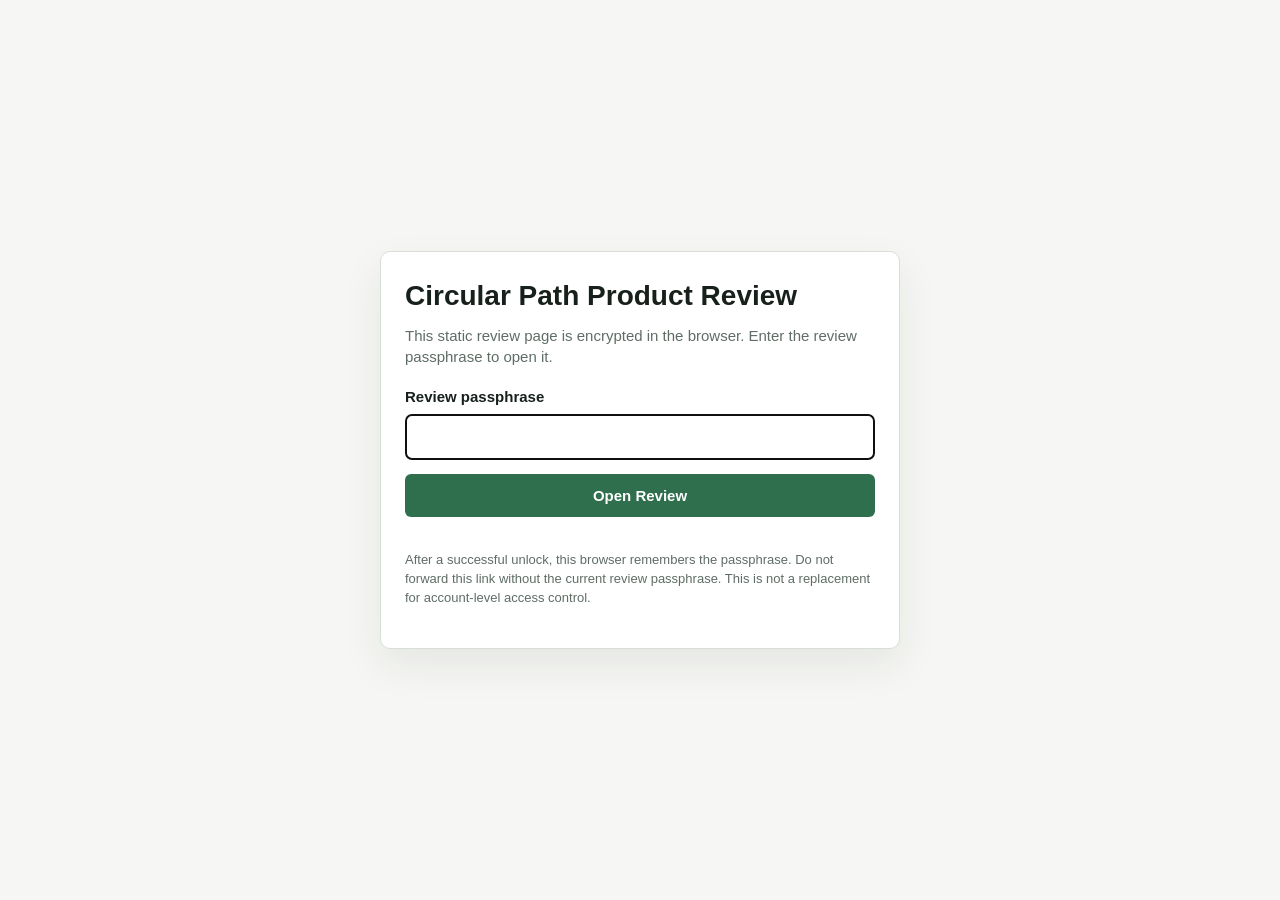
<file: circular-path-product-review/index.html>
<!doctype html>
<html lang="en">
<head>
  <meta charset="utf-8">
  <meta name="viewport" content="width=device-width, initial-scale=1">
  <meta name="robots" content="noindex, nofollow">
  <title>Circular Path Product Review</title>
  <style>
    :root {
      color-scheme: light;
      --ink: #17201b;
      --muted: #5f6d65;
      --line: #d8ded8;
      --panel: #ffffff;
      --page: #f6f7f4;
      --green: #2f6f4e;
      --red: #9f352b;
    }
    * { box-sizing: border-box; }
    body {
      margin: 0;
      min-height: 100vh;
      background: var(--page);
      color: var(--ink);
      font: 15px/1.45 -apple-system, BlinkMacSystemFont, "Segoe UI", sans-serif;
      display: grid;
      place-items: center;
      padding: 24px;
    }
    main {
      width: min(520px, 100%);
      background: var(--panel);
      border: 1px solid var(--line);
      border-radius: 10px;
      padding: 24px;
      box-shadow: 0 16px 40px rgba(23, 32, 27, 0.08);
    }
    h1 { margin: 0 0 8px; font-size: 28px; letter-spacing: 0; }
    p { margin: 0 0 16px; color: var(--muted); }
    label { display: block; margin: 18px 0 6px; font-weight: 700; }
    input {
      width: 100%;
      border: 1px solid var(--line);
      border-radius: 6px;
      padding: 11px 12px;
      font: inherit;
    }
    button {
      width: 100%;
      margin-top: 14px;
      border: 0;
      border-radius: 6px;
      padding: 11px 12px;
      background: var(--green);
      color: #fff;
      font: inherit;
      font-weight: 700;
      cursor: pointer;
    }
    button:disabled { opacity: .65; cursor: wait; }
    .error { color: var(--red); min-height: 22px; margin-top: 12px; }
    .note { font-size: 13px; }
  </style>
</head>
<body>
  <main>
    <h1>Circular Path Product Review</h1>
    <p>This static review page is encrypted in the browser. Enter the review passphrase to open it.</p>
    <form id="unlockForm">
      <label for="passphrase">Review passphrase</label>
      <input id="passphrase" name="passphrase" type="password" autocomplete="current-password" required autofocus>
      <button id="unlockButton" type="submit">Open Review</button>
      <div id="message" class="error" role="status" aria-live="polite"></div>
    </form>
    <p class="note">After a successful unlock, this browser remembers the passphrase. Do not forward this link without the current review passphrase. This is not a replacement for account-level access control.</p>
  </main>
  <script>
    const encryptedPage = {"salt":"C4Hzul/NME/oC36u67IcMA==","nonce":"bTHqdZ5rThGlfBcw","ciphertext":"/rrMnY/M+RamjJses/ykp45cZPctonNfhAR6r808j3GqKpw0x7tG5wYBDc5uu9bn73OkeL38YCMpI9s3vHlcRp0yUmkqCC5FaReShbkP51V8kaGEImNTCmmqkNlaTmQAb17jhtUSO6anSvVo9xihZ5xoMuTHPBskPVD+xZVEvC2dy0MuPzyJcTLl/JfMmThjtrt0voubbmlj2IZh7pyvvStqM9E4Xr+jjwho+gLCjxut9dabjgecGbRTi5LpRCEeGYjUDtoa/zk4Eoip/Pezf/[base64]/1dEBXvfQglhXpxDZQL1UWuiTJGc+i30YDqBXUqZRRAbjS7AmxwUfsc8bxklmv4qWn0s5YjXAmPbAkHFipEtg7f0Np6cM9PvnaWSjS9qz7MtsOhL0Gsa0mU2QZs+OxfAJT7h8NUfrKMXPrTSlWsDp56xFtoHLfnM/wufCNYqfsb/aMa9CE5UgaVmnVrlwleSlH/b+rOXrIGT5JxqzJpRCHYPD07ohwubjDOgNPk/kcUEillBWMPySFUhzXaXrIhgvHO9achaJ/qZalNhFHlMqGtUjlwMAMJmyY657XeYy9afIODpyjMKRNWiij2VO4ivexKZSjhZ6n6IOOSCjMney9SkJGdVJDB8RhGdaHoI6DwGUiBnMTOu8HPGLGZC8usbWSymhLfvnnVsuLR8kYtnGjGGMKam1pFegca/xZZXApengXhcuGXXZJI1TC0jvx6XyZKj9qrbJqLUOc1rATD3YPFkmcYSeb+/RuTcwKP+jJXknKbAZkH9HOpRMAwHQfCIVb/oS2uLAVIuhXpPu/INUGRhoIBskLthI8g10NqIU4zG3bwCnmnTlzO/7flb3vJzeAE+4Sk9g3Hq2OupR9GC0ao/FXUEIfAUG7dStMWLtjmcATc+MKAJD9SFn5KnZCE6lTGdtuOhWxnFJuirPVCJbUV2O9TYdrOoNWKbpxy7/VrH3ROetAFhpeYnP3lLz3EdJWHz3mDgWi9W0D/u02CXsGqKlpHWbMmU/PoNSJ/B4NL6ZLxRvTuFgIo1fYouWBTj3Ni4DC5/RZann5AOdt3DW/SakqSBauZN/fEcbA7E4GOEEhe7aWNkSBsNu47G+VATKzM2XYaXmynpj2jvWsa8x773hb1OR2FOYTh9Cw4wtOQeBy6xRrsXPKPx9Te7Gje9/AgtHzcBBtJuNmjsJ2YAWCmhyhu8ho5eE+/AeS71FKbd1bIWDYWzYu2+hvCnXiXCl3q9a8XOVoQABhG6hwBQ5/CzQCWhzUkWer7SZDPNNrUErRbneU1fAnVv+B/cZu1Bkm61pdhbPUv+wSMhFvJGjmX/N1ofZPb33O21RLk5xqS3/lhyYn/45Lys1enkmuZpPBOkLG7dir3iy3DfRQqx+DHETlMLglGB0rmP5CQSZQp42/PpzyaUGGXanSHwJnVMYDWSUwXU5Mxzez2lBozMHQOkE1NA5Xi/YD53gTqoeo0vpVEQ78m8LKuz1OJeFQk5tWo0I7k4dDDyUKuzwlqi7Z9WtJmXK/[base64]/vjcrOkeISdJZvz+7YbNJrdFDNysgCx8m2XOIXoFUJVrFAOHNmzrOt1iRL9/eubPf0qLOtrAUI4KtS/t6KmVRx4BXRk2EemmsOANtdOsgjuNfgoLDCanl12jTV3FEMAKBl79IElyW+iMmWKILmZ8BlZDw9V8DsUq0W1wEINHh59okVvcnIJg1KiPLcM2za4QVc1f7uYaZk6pC8Qy3Pz7D0sFiXnViZ0w/c/TjF/PZ2t4/uM/wDsFBUfMVZBMhWXIau0VAWFb/BfSXdNfCVHtZrHjlux2SbnQwYFb7Ktv2KkLrInyDzIaPbaTtbPR/TW60z/DACJsEw6PbN1ZaVjlqgH1BW4zqHQtm8tR1DeEZj4nLQgI8dQWL77zaHXgnfISdY3ToFLrlBgYAzLacdJroy4QGM/BOskKNPRZTomz0P0q5PcxNwIaRmtXUmZ7IaNRTaGV0v6MpTxb4g1p2I5LBPTtMhRkbgcmpS0e7fNYZQ6eTD2o3xpmocDBussJCKykiwllu4zl3rlezDGNU8qEUXH5HTDIQlqIkJSV6pzBVGcF5oY1fwFvXBhafusBIztrni7Jkyxu/issb2oZtH6xJOkzY3XwZn+nHc7CoQn3D4D0SVQYwWTDN/OYhJkE3UEqAHSzHUnIyQAslvmCw5CLX/8EQoQi6UKR+TQqD9yQ7fr61WeQGbzvNeRRuvVQuI9guqgJxjrHNAhfj5yD2oRNlKsPBYJMUjtKTvV8uXoKL+0RcWG68hM1bQWhR68Bn7ljaSm2Db/9ktPWYoa0vJ8wqzb3K9ui1HC70Msna0vwE2f0tGMQetyrtuohpU6UrEwy4gVno25deY24Sra59PTtit/DtyjZUgb+y+Sjm9RAAq4B5zcHZeKV+FB+k4kwr3tRhBVk1yVttczTYzs9CR6aBBcm4jrZJGtPdjuYhNgPu2V1b6XQWMSw0ubr0TwsnW0O4bXPCvrWT3nkeo49vNKimY67E/pwZ6gG6HMbwREG5uaecx3EYphoxl7JWdy1A9Hr1ZiR2koC6ldlwPumaOqDOoE+07C/2oGFFDud3dDjlL0sas7MujNW5S/rBxQBmu2kynmT7h1qKE7hQF30dWmSOHJhftPZy7QdaSN+zNcMvmIwCWwQWf99lubslrTOOlTChayrsabj+zO8WAlY1D4McQjy1/Ejn9UYafLi6w1TZ1xkaXlBEf0bUwou75xecE2ZLZzuh9FsrNZlLFYUD3LuqyWd0idl3d1CxkR1YvfzO/lWox5KmmFtIIrKS2u2Z+v+mG5x5I1qhakUVOXIO+NZ+0mNFEExZZsT6BsKbf3GL/jh+kfmVnbae5grRH/6j0B3CPkX/1M13u60L0zaqY+1wZd5sxondnksH4rnhADHv8jC4ePZtGZm9laUNAJcTthgoDY0SRkN/kDXXAn/F9JpMngrRmClUeWVRhjE50195kxsZScF1GC2C6MPUAnW0vxkbCji8mKibqA/9YQGc0+DfyR9Be30zOvGeiQ/wAWl8JXroa1mummGcxf/i/BSrsK00wF5+tneGa8XvhNUJxEJoxloeC1L7WZAU2YfURXBF/pxYwcm+c/6pUW4Mpn39GOcDO/Y8V6B/qu3YNduxfaCzM6gmIP9fVdDkHYkooHYcmjeD72dyB8ySmjPE616iGZMlqM3lr+35TNTxNovbc1XMpDgStQBwn6W3GCw+QoCM7qCoYy3+wleQG4ymPouyB2Yqoa5/y3NRtjPPfGZv9XTJbBNRwF7g2EaDVtmYFxr4yD7Lby6lhd196+mG9TvGSoauqXqhBU2ca3KMjTx7q/SgaRhnX9RWgFe6891+fe6J0maZ2cEQKDigE5lKYKgKZuGNYaP+C4dc2PK9XbeoCR6JJs8cfeWcYOvw8B3ydmRldqpmlQhzAeQF9C7wcn5Hbq2rDb6iwfaQ+yOcZfVmA2b/eHh04vYIGrgJNHgKhUiTC/6F+mNCK288zn+f7OUdcyC7sYjMCNz5QCIy55zgOjynH4D9NWqvaa1a1W0+fUSyrY/[base64]/bPZCxKk/emYdr0K1Not0lgumbnaHIF4wvKyVp89Wu4tAi+xeDvSukc/5MByOTelORF+aFId89vU6cxd/uotvXsK2rJ/E7y0CK6RZG3lDtg+epkgY3iFC6/MATv1BuMZIAA9XM9wb23iaaT8VZ21hX0zdZgStslYw9wGwdZY4oRhIbI53SYFR+LcCX9WNbFFwKYh0Gg/EcIT2enxvVKy1xBFne4B65zvx9sR+sqk3IdqNfH5AkOAGb3XCqiTc5Orbxqi6pCU0AMgmQelXb+K2bpLa9ptDu+CtqQDrjU89+9z21pMQpnpAvI1f7O2MgkekVYIEQOA7awdZBu3M+xld/axW+wu9aGnlekDltpAfhxFy8gQdyavMkinizA3p651bQcI3lZuihhKxJggRjC3FkfCdrVsYrclns6Gxu22GfZUib7vKutUEis0cJIfG/19/zicIY2OIfpwxY5eleA8H07ZY1PzPKoHwcjZ1KM8rxvfZUF7n7LlW6q78QnBVllF/o3Uk1/aWUDaA/lyADNn4PFkjWyJS0iNoPu+xl83uH42pnsNZAbvO/nbqnCGnY0Zi0xgFAcim8yfU1y5zQOWFyEJSgSR8Y3KB0EItX4eEKha8deTnJ++Vt9p5TwfmPxFdSyhKBYBxapvEV5YDSWZQyXIFVOFcxKDGzNdx4ZIEUdgBg2Ku5R9e4CBMCnaHs765m5z83e94tdAvQktAZjd/OILutwVOGHmBnAw+RmANmIlWQGjmMY40Bz7oDK0hvSIZmtGzVqfE3cxXqNlkTEWwN/Dr7tBO5zE51AJSUvY1bMbkNuXyfVpGO0jo5YM8gnfFOaivwPKkYrdCS1tW+F4qC9KJw7cu3C/UsSLM4D7+xkqhfzUi3qkArs/otXuSolkyuU6TB0AEVy96Mgx9fleq+UbFSZTsc2spQTyM9F6E09tTm2ZSzGUnAb8GW0+o+XoMWI7CNkQDhogqHyNpNaPyH/detJk7mpSJW8p0t4Amo2JQBR4JUC4y7gg1cJUhPjBpeXLu449XqFcnjG6VEzY7VIwWGtz9np9COZ2sSgQVl7F7zPVo9f/VjhH8l/S0SNlUtBHEv0nhgRJws7hWIFn6UQTsbLNpwgepGHG/LcSoIo2nW+Zrfnw8FcQ3Y7E6t77Tt8r8Fnd+d8NfsaaqK80ODl2/lNFZEaZJqHILmK6Lrn8RJi7fri/iktMyD8fJfAZIUA6N6WiMqv4jTfl+tkRAWsmTZMImKbNfpEWvM57uVIDNRgHBxef3cGtSo7l0BG932D12xxLVXp5HCdu/SOvOObSI53bPqZBLDln0A56U4Z9mGQ46gxdg26y6iajCczEd2NV/M54S9WeEvMiqeWUxIIPK9Lt/1JuQ4+TT8clHspneZ3+/L/O7LuOMweQY7Kkp98xplZANJincRpCssZ/UbsZEasNjutWNndf73AE0hB78+MJgFUd0TNE4XbEF+BbD4jOgB4nIzyuy355Gxv5Q1h7JpAFCJj+I4BwnNSj3mMV+Dfxe2rNfauaPZ8VDqY/tC9b5OgohMwou+4buV5+Gwawc+iXvMxZVTahgUUztujWCU+SlCqjBsGciPPwecWNirQmv561fz2k6Oc16dh+ZQdXrU7ei7OH6DXUvU8Dv3Eyvm2V3e4QmzE+fSjVmjHbCNnXML869AzPSw3/uSEBZUJjM9CVbIb00kzIuyJwg9sYub6or39VAp7sgVyKv+3XgtGl0sWZWyXpbEl2Pc8CUvMNXWlUf220pcCTE8zlRA8GxJ504uscgwtJvYvs85WV3oyDhBEwTKQCg/DZMqLYJOt2gxRisyNy7GqxoeSNVQ6oWAywTCXNQcAnrKqiv7it7z/[base64]/wj2gWKrMQxFdiE3jGIxybTbHK9/2uoBjK4aHpdIVQuTkfsc98TVme4b9PlVgfNKVCBRZFWPiIo286+UWRQu4bz2hrFw5lGbuSCyQQxv4crVsC6S1Bc8oPHSV0+8y2QcKIZ/bJ5d/d9KVzFkROPZXCROVCjkVDMIXPY6eTV9Bx7p3s7FDRXC8Au2b0mdXSBeZBBCX/CgwCaM37qLGSeZOO7DEmtXbaq0idAyNY46g9voEHMJqpkaQBw7fK6Z8tRZsDADOTjJUmmFkkNw4VXj/Dm21kT3y1zJk3g6Y7LBvV956NGysYTZTcmy8b5zUq+8VPOBVY3AHzwwGf+EJKj963bPArveOPP1lU8LFdYlvkpX73l/zIgtuW7pzueAF1mBchxDczCieqjsj+TWKncwCsmQ9jUbL6Hf5qZ/Wc8eVnFRbMdgR90aq+pwF4Bw2PtgOX1W7LUOAk8oIgdmt/ifuDTeKQTSsMfGksQ1qBIX+zVwSrxbRzGFzvZygbdGn9+sXuv9FZOuh464Vcr9k2Z009eRhXkuR3NHlSZWsxQ8M23MbMKJzQC8gq4uxjgWnKwaT7cScvqbUvQPeevSAgzRuQSESx+bnYuXKOK3meYsd+gNXvSScHHKqASxgcw61rWmGSpVf+THJbcP3NQL1c/YR2nDOGsXvXacHdHizsUIe6H4DtB9c4RKykTbmQxdeFlAtKAl0gDqh7z3zKHvF3mF2eCl/Db9W0AWGsS/Q/c4kigA5XWtBqun2ctBz9kJrXTgNoxw/xqrcUDsPxW281mKy4FO1QqZRyIptQKmMGx8auMy/98jq2fyMxWfcjardHc1PEfMdBl4vdW371v/5A+2mVLzuagypdgCho98kh6QdC1zrsvgwN7N71VqnyrRTWuo9p4NSD3sA7d3Itlbj1cMCJ/EFVJ14i6Ftm8bpZn4f+mnm1gKFf26HPnJ6Wxz8lzuPNWpvX4lhdHT+HwdF+h+FvrG8txCsnQACGz4qkn5TQu/4QplsDwHha28sa87b2ySqNf7E/TmDiIZnAm/0qxGVHqH2MgnTkFlkDuAfXvCFafD1//E+RERNiWANolDsMc3wKJ7GG+4ryJLoZDcTNmYO1/YOTy/gIE8uT0kZLIfKQ5BDthh7EDT3nSaSHyt8rmNqGE/WFpO9ZlUaHYLEKAlerqsfAORaUp8Cjmvdr32xjLMYx9IlCPvI1+3JGr2SsOL3I+mkzJ/yMKXYHxXu8ZMzxvhMGMWhl8Yxstmr/2+fBz3M4vcXUqTKeuHsH0jhsJBmIS5UYaL0LUoacE/pgI0a7Ib1hMQCd2Y+q9hvF/AKC9HMfSP9oxuO5qvCNWRNJTdg2vZeqnaVPeMM/b+cpGG9KdvlYPlvod0ku2wtIBLWjVg6727t2/mUK+fV9kPJXhWBXtF3+zQU3rxSBPwJUS8OruuuHu+ErnkW4jDHgX4Eru+N7Vk2C5qELGp6YPOTQiDGE+p091FxsbT8eNkGMTM0+O2JhjBz4sYZ0H8FiWKP8U/pcw1M3zUgttS48m6InhaOO0WIpnYJJndGK+dVJGcWA1O4u9eX509+Ppy8o2zrm6REIUukDSD0Mq+lhJ4wPLkrXjTVJJEbvH3mO080JvSndAtIZiTUoWrwBTu6EIfpaFSmDCeu3MV++kwZSwBZBRlhKH/34mD8+8paXcx9uCZmp9TlcKUbV+ZS9BcH6502LbdiR29BtjOll4Vp1sIEAgufh1llHBclfCenYaPqTBVkgA5UcJ32HxzgfTB1s0dFHKGC3OvL8NwfmW1EzPpiJN12l0eJ359axeK9oRiqAYAMKvwyb4AA4dqGmcHqHEB6Sbxwhw0OtoX9ZeVaVqfIhSFcI3+vqj/URX9Ur1xiU1u2QnHuQu5H5/+qLuFswQXjhT33EK+JAELIgc441mym2Ut1nurGL6hO7McWw5GDmHKhyvpKudgdiPs8nFo3xh596i+6QyAUMkac5+DPa5wPqcK0k+D4zoq33vYsMjBmyi1q24lp6+/1LTkjF6qpYiN75EqyZPYdJOxjjBD3/AJLLN8nZC5N+OoZmws9zAA7eizjUL8PXW5HqAvnilMuefM0VJtBLdzAmWkuIGoo5zM/FOHRi3m+UnU/B9CRYnqFY9b8okO5kSUyCC7pT3TOstNE9RFUwM7/hx/95IDOeWa+xED7sg5OwfOk3Qqi986+nC+d7ax1Ddii4/ngTgxgrzhm6WXwsNX7dXcbg1A7DQGMKE6e7HuxPaf+uAeN0ZQnctL0EwRk93pex0mF84quoH1KuK6vBlXUXfD1X+mUx0P1ftRgrBcPOLf6Qey4RQ5BRqNPi3SyIGW8Q0R8A5MAYe9MRc17Ed+ijEPcIOTboAYO7icICt8V+XEm+e2rYjQ6SFllWKWWGnAFDYiL/hiah8U/O0eRM8jKYoUlZZ6aUXeGWAwNNlKM76LULxl/7IkK6x2DdMlecRRJy7Zf583owiw/xxGvzmCZa25vbmAPBWwR5UHCbPS7rz+nIIn95KimFH4dwm+HyinzxXxHu19d6r+r/g6ztwAOuatbyQP9ar+UHpr137sfANa2MF9v4rOPUqiwhfESFrY1PfwZTbO6NopDgBgResv+CBE78PbjNfK1bAuTDABDk7aDK1d1Miy8AinMxihxIhCKvM4FVmVUYUnIAnQJnnL4+KU3nOZtRN83qCR/iePFA84SkuNDKswSh8KfKfltyW4Nom84v6tuebJKz+RAU7kqiR6g1a3SrYePUFobX2Yp16F3vtBIJC2zJHcSa/9iVTyaj3nLgNyvSC15tGQNXhIDLYZheTQ6TIw+cARpcoyV1Ur3DTjRx++nhJgMP2dIEwLw52akwLvSxNJfGgHK7IRUFdaeauAaVvyq1noQr/voeETJXRG+xEZmblz+x3pKgYCVrCyolveBxm4R9Q84LuErIXLybkKuELAcRrPmUsRaxNBHJTOwHl09lPbGGfgw85xrXMrOBkK4SGoahvNPrnHiz5xg1T2abcSMlIMIFp/IsgBOgiZ3POCdskednK4pToGTCxxgh0y7dY4I+3fLqCgsNKBBRZFIv7u8w4L0bV29ksb6ECwUmq5N4R2j7clVVpbWrsQGqR8n1NcQGs1MLjJetSvyTjJbkCRbGxmO1mzxg2gZ4OOtTrb0quD4CZbwYWwOX9eZTNfc7t7rfKiFKZQ7Dotwn0ifYaoB4/Ir0G6YJBf0V4jNEgB0qTzyv2ziE9Hxy5MB8rjqwA4FppZLosX0ofKsjExNlqhBHFITrCKKfF6wMSlLb1xJI1/u4FYjLTWgidN7IdlSH42lkmKr87QokB1FAlGXqKpecOe+VZOkuK1sZArN5Rrzeu+dtFl7uC5RjJ1JajPn8Toh+GVJNnamP/wGx53T1/s0QoMgWPuqs2QJsFqhbkemSnS5fdo2QL60hoiKXBUmQ9/Ny3RGJdUaUUf+tNJ8aAdh45MV3JaH5O/XRrVEncC6oxpCEFOOX61D1b1AykX557yeHzdozhmPJ65ILLQK4sYTbMQlI0f8resl7gOjiIVq1nIpE7xgCj5qRDkHJxi1cvLb//Zsli+cgXWvnRUdALysEuzaQrJmkRpY2+XYm6zaqbJsIxstIm1A4e+8Y8WAImq3Mc23jgF96eLtMW48qFj5Wo1X2xtbmLG4U/pp0gmTIH8UTtZkbNPnJzrDRY52GuRoV0/74wjLFerg/tgXxRMrK2UyJWPkaSOV01eEKHZVn8JwxxN5KTRj5ra+GzYJCp6GOW5J7bqnbR3WV6v//UmIvkQCB7OGujzHfFSqBDz/mDJdeq7DdiC4AibL45PJLbZg7xonRQ5KGuhmpKpe5yF/rUt84/g21KQiyPl39aqjDTbPnuMTcnAj3T/d4fVwfn7SkOiYdcaXStATRwHYfGgJ66Z9FFk3YDPQ1mhGNV7XI096qw5OuwMbpzOrMMlmNKHXNkN+3LRDAc6hqTv3051LQ8Fai+VdfTwITe2byqpeTlSyj0YMKjfjDFcbo/bvl3OrVzBOrQz6kpI8ZeUgZgOvzgHoBBfRJWsS3o7rkS98D9mFnNeVvFaR/UgTCn7Ic/54ywn1USYDnfSME2HddhsRgCDOmJfen/U/w/SVJZTuGL+sISUadz/[base64]/CYqxyI5uRkOC+uK9pBO0EyYm7qOhhUXspNuAJmlQFJgRDu2W7hnyxI4n9XRois7lWhr7bHh8fAkyRN2/[base64]/wh101Vh7kdM2xe4ZcVVDlmtU835jrU8ruNS3c+epgS2gP/+5HISz2nS32YUm4xSzOfZ4qS/4HESHsaxH7qRJI524R6ioNWI62v3GqKdGmQhrGvOulaTUP3TwCQmgj2aDBhv951FI6XOei9S850zPZOAxwyZ+8odheDoSNf/+2GAhVYsZeOvTT1Xk2cI1gIV2Zdx84dy8PPLXbgU0ayPSliPqpUeOtuRFiLSlAx4jRM3RCtJJpzr7Vr21UZN3UIPF3QeYI28KT8EYAPyBRsRRMUyNn/Ovl2iyCro4v1WFcc7b7kOtiZSBiQ30OSoJw8K/OQBJlZyNaJY0U7cZy+CAX9MX1JrE5DHUCfUWvYSoP6pcp6ldaX5YFAWXWqb8i8SFW+mGa0ZqWHnGRGuXM/rtmBWF26GxfcdqsUm3ZWWgVnodQFyhxcD4OrLGQt1K+F/AhzirSauXWpR5L5zQNyChxq+qmj65WY82n446+X0WQiVENb75ZrEL95l5/PQJ9hHsLN9autvGBTJsBOaReShw8dU9swoWuWOlAhJ4JcsQ777cCHMXueaqEVTnNIRKY5qz21q6Ej5J+Iesq55ySR1/QTcsRVoUYPA+v3k3MttOAEoX7TrRhYKjn/xwVkNWHFt42OLuZiejhZCVR80PngnXV51svU7BY3ipb8sseEV0sRf0QeK1xxTaXSRLrkVmeH9Zw0sHzEqhftKz3oXTNoi7hB1r7nLpkSwj1ql5/uwkruG1JG1eXboA+GhXb03En+CT0040FZrQZK/aYFZwgVsLMCfBzPaD9uG9UE56QzXaTEKfVwUbp4KAL3HMab1HBCIDHpE3fkrtYnV+9l1JF2epv51JswpaBeVDdZY3T8fg5lOcBksnHWGQ1CADqBqbw5PWpeDFRiFjjZjWZKSXaZuXvNhBwpQMih5/4izJTIL6WFHbEVS0e86qgVEbqwYIviD2QZFITZ0aYmti98OYQEMfrRUFw+dTlu4/T8+ToiJChzZFa7IvPmE2XikOW2FxendygS3nB2eY0BfvLauVj9QDMQQEU7GjOzkbO0I8CllsQplHzD7joT9dXxMqMhVqgxCVsz/V+MjMYpThS48YRLHfxlMnXgvMNaxr/RrO02h8V8yhpkuoVSIys6N8nlUB/YiJzjbZZbeFOObMbJfYuyAE1oTSP2ksFWLSw4E/4DMvlbrbCBAGIUsm+H+I1BfGUyRpZhI57zovPJf1mbDwpcPxhuBPeLaginHZJRXt/gLm8zPb89yEaXaJrAyIF98xn3ocvRxjaF5U/k95gY/ORlaeoHuU1bm9U/VVKjQ6YDZECrW+swmP8x/840v9RmE9TVbLc0DPYwmgnulJVzQC0nmC8+vHP5omVc6l3w1Lok5cjD3k2LpSj8p8itcXAcyykgEpWLscMDGalkFluzLm6Oc/wDbB+Rbo116MGB/ljVUqHeLo2NSHXOTwIShBElRzVIcMMJW3BQabS/ASjZF0TokJTdnCFmSnTJEiwWhik/J5xfpJ4ejOOYGKVBdXA60XKO4Eg0G1Xn62FNFsCrdci68mr+IPK85HhS0KCFFKjb1vDtpkjUndW4Bl1Hwdqzt3PElfch/AcAzNQdjXfQEjKQVsCmsEbQDASeAIq+O/Oo2eV98sujKFpRJgeovKCpAKAwdaqL9VmqGtyOOgwCRYr16phuxfo9wDXIOBQBEW8caQ0vBj19vs74mogxwjJHCL2f5eZba8V0Mgt0a96M+5JZ0Ux3QpfDOMf+cJ2hpKhvfjNA61TvvV/BijAcP5+yhwUPYt/cD/tO7RjpAOcdKcbjc7T5/OYBCsE5EqyJ1zoGkV93eojoMwtp1T538nFf8nxEvyVNDt1RCnzMm0WaXXkW9kS5bcMldYWnoQ8b8k8SCSm0osI7zQOxTJZUkUx/KiPwF5P53pLhaB3y2ddNWG5h0CGp0d4Z7CG2tZL3Xqw5/3yh74NKqBfnUTeJYJDp85A1OhrCkH/Fb+ts2DwujJEmr2LPjq5kw6EDvMEH7xySKZZUIPQBNFf+VAXzinLvY6ff35MwowU6uYzJy/CtFavfcv2TtxuZGqWrxJ2NWqcLny/lcsB83B0PiS+HVUDVRghhBH+Y5lg5qZTbsvrVCa4GL9MXNmjYubIKKw0/+pmyJRhCkmaH4Dj6ylhX4Uz4kguapTlV6HhGvWRBPc3DXWHFBDHAKqka5vryf4k4dCzjesVTfWpRQTAXMKGUmmEVgRdmHxAd2XIvQlNAeon4IXtDSIw1i+xkB0sBkqr2so/5haIs0jrC3Jfl1cc7QRGd9pByeNWLxe3m2U6E9AzMKVG3SHt7OUyBLurLVFzujphRWAyffWv4+dNg1a1r6rxXibP/Y0VY6165wdlbbhVkiVan7AFwrYjoyV/ZTzERW3GhrTfcWRybdZLozAIkPxQI+oJoQsgZjvLpAjkQK5F+BJ1WK2K+6GaLEwR9uOu4MWKm9CGUoQwUtA0QM5om6IyT68tQATrHtgNmOVpbSvbIRD0BrsuRdBL3d/KVngSqqAAdqi19JEHId/Y37EvAK3/lkKp7dXT398SXtWYuf08dBX6bYSqIguI0Gw9DbGdlSukHRW2pb2VhciCgHsHF2UTd1YaI5HbHAlhmrvExUUMoDBWBrDHBQ3g/ee1Ca898PhO9rttpVeTtdiwOLwrZZm6fay5kndzIaQns+dMdBPf/8XYFGV+0h+ib1Q/o/jkovXOFr+0Tcq+YIzlYYuFOA2Ggn+sI5uhGnSPpZWvX6ynO3PVmXV3t6lNirp9MPMr4PvjlgHkS1r3ieIqKgervJJhbFpNp5WY1JV53CQm+5K5lRDF4uS/OhT41xuMPZ6T4cnQ+FE+7/as5OYJ45fhxM126KbIsHyav+vlcOaWLilNyE/6DlPzMg+bT9lCXmngjTGSf+DEXIjHTNnTugamAYhKfVZNCES3HUYfubs0fCA8VmvueezcloWzTsyqc6uY61/7PeQB7CBV88COAKTbbehfHVnWxJ7rPmXzENbv5LzzobDfOzVkf92jwlspWd/4IbEzFwojdPlz7TUw9a5dHzrKYshXCzCe1DdD8P1CE52ZwugGcq+5nGugwy1eoehKX+iYs3eFA5/W5ohNl6iwkj8vsVk5uOWUifXIySe+5STjnuIacpJBaFHSUuJuOmYwOOU3qILKGfDawQkpJNci0WvVZGb8u7ZtilEYdiU7fRFqe4Tb4ZWVIey4iRZsVuOVrXQX/69TkMxzVdytfA0b00NFG2zBNf4iNZ+1Y3rD65IoL2xaTNomlV8EWcwt9lHrMV9nmefCoOpaImGv1a7OSuHccRMzRqag4aUuMzzCLHoIVjlIE/C4rCNpR/Y6L1TMeU95HxNuhvkNJDlHS7BQuB1jfziIKd2joUNMRpjOE/5kU6UXfNzhnF3NwhLKSzdzG5OiAfjL6fBFxVS4Y01H9uCb4lEZd9KXIIgj0XceeNcR/ujcH1/t+UYtFBEar/+PdR3DkjOMlPCrDChGPEj/zyazCuQkiz/zLomf69tdhgj0h7SyqViFNnW2Ib6fmFREVk1+OD1iaixl0Rkis/VG8bSFjs+gDdodmCosy1vvwXwX5bslL5End3qojMqk3NxnDJbSu8kbv8R4cPZaXHzxPAMPvjrB9qbbASnxAgFYvpZXBfSgPgrC6WGioQ8RgAC7igVzYthnFE7aUSjQBT3586E1ZdVg7Q6aKKxJD25TYEvKPaSQ1IMggSyOazb7ZwKEf1rZXz/bjlijiDswpIfnC87l+Yc8l5j0AaQSTzy4M7UlscdfNfNYYFRODfrQpb1I1i6LflOTpNmJvYy5DxC8e4mgxvZwm75YH22IHeWtQZmsU50riQbzWyPBPIgFfifPX57aO9eWGeIs52zG/vJZyvkAj4hamRmHFIdrIuOT1hQ2dH4yhCxeVW1ALKe4bgQDKzS+mymxh7T/+AvIb6jK1EgeffRzkrRq8v3Jl5BEwPRO6qXr7/Rbc9Z4cV0mtWi7gdpvCChn27VGmt7RHHKmtMS4CBCyvWvhGsxZcyy+sjrUpnhBFFAY++dLFToUfKY0aSazH71Mu0Gfdo7gEELhGw7MbD0utP3ggn4X5gV6XxTvBZm8O6PfwMccXbACktMdNzVrkd35C8ZYUhQxcblwjDesZDztfaIbLLTSP/tPvF/wSZwVOczhq0oQB7pa1PQwhBBc9oCvfBqigu5roOvR59/M5pCxHegzdZDP+xPI0WBVKBCGkLQpUq+ZaD7X+Q0TulnriBwLCf7tAjmwT/+aT8oBTJS/S4h0l1GmFHKh0yBG+1tM7ceI8RKK+MNLqEMISdlhfbZW1ERJzPLuMj7oRaZNqEdVmd8xhnfNdlWtCWkjEaqPjvdW0iT2JxnNQOUk5FAqJzc+BwMk/nsghwTpZ9NwORMf3vqLtusONsOd58VkKCosYHvrWbAmEIjbzmNw3izbNQlYw00a4UUznBMIkrhOvC/8mOmZ+0QaonBcZ+tv0phIWsXaEAnuM6y3mmhQJi4+T4EqXJVM03lt/PcrGSQ7Xaw+bytLz/sX/L68IT5JzZQoenPQ1gwbeVjBPsvYhmgcG0g+LLsVauyzuJa+aXWj8HNyts1tJOCD4tbG8ZJ+2HEazVUz98TFBR9b1yadMl3mlgSLFuOVZsAdC57ct9zV48DfoXEmwgfaYcAH9rd/JNwg7A/IYXwxu+dYqGwB1VnOWPJYKFfxnKvi6tb20JdUYaQHH4hPAdJ30BqudE+fwQ33FP68ppp/5C46Xh1tmrQlUgyj0nGzoOvjFpxNi0+uzxdassYEqs+FyxFsKnHTql2Xq/YFS5g+VDAlTBPt8c4/Ey7MjALm2Ree9pUFQ51GYnezMIIiV9hlxD6H+iJnFpihX9MxD8ArnPXncpPsJ/AdVbADRzw7HwyXrUhTE1qL3YudtQ5xYs74ZRAlGSm53gEfOnrYOGXmdCzHswYl7TJ20VtCP+EpsLB9wmTITqv1wi9mEAFC6VnZ3IYNPyeT8J8mO8hGZKidoFAgFwF4UHaP4FUVFNRKgtF/uyo1LxY5mKTe1vwnOACT06hGrGxyVcpvKga0kvkNfJu+NJnSgDbDGRONZ67mahjOfzEAbYS8MicuqobEgbONbQ6ZxpDylhXkjDE+sGVAdddC7gCqxLwCfQ/Dl2J2PitjtygI+C+yJ4VgZrOX+h+f+09tGRTafb/R+Rh5PdrhG8HHy/nvCwv9WHIrf7WwJTj0ptP95zIppMihZcxUGCUS0GbPGd/T7yv6x6Bfw9hbKv/nzZM1CN1AuKgTMeH47rDIkNmxRSIsGgY2wVlr6t3V8mEtRKf4opl8Dm7Z0wbGQ6dYDPkplKLr6woTTc5OupLsuvj9mQLGTzENNIPvQtd60fe1CpaM+cC9c8C7AK3Aoen5krpw9fuJFLcNkr6NLnk/vlO1AgfZt3kqqXirY6Y146i5g/6yvCYeFYM7AAG7QobZZgGasmmFcRubBYXWXyskZhQ4QqW7+ySUinfWrcY4Jo5aqEA0TcnmSV/GIfoD11qejXblbmm6JB5KVQGzQTkZtLSpDJI0Z7+hE36D7sVtz9iQYw24m13unkTgKPGC8jormRAHKT49Gia+3NrEECvqrcM0ztbjnnOvJC/oHOh8Lg/Vfo7Jz037BtqU6XcZrezjnKmumIK7sbwY0XlIpNpBgd7YIKW3GkU94DCceHrbfgUnuB2ZKr7yacxAAJiiVREeM7HIPh/[base64]/rSc7rlXb5cgqNqEk4CDnaj48thas3L+cB0lj0jlm6MYl80L0Ms5j1xLX+21GW5SunqHdeU5CPCErfUOP31tdoUG1XXYWtIw3g3/96cS8naF2wNGaOSTrTvPnceVNT0mwfMeqWPsrNJyJXQ8aOAXjRJfCxfGAN4RYiis8fLwDMzkYjfQpKfHWsCno4PelgZOBrQvLBIDkQ6zMwdytD6mQxz4pNbR7mt2OuozfYZJewnVNDFXZSJWQn7jA7wTpy9uiTGbygO4/hFv+/ksvLauFphMLYTcmenRGJeMr/B6LSWNzahuRYLej0rzBvuP3sFFeIzZIzpsU7b0ibkLSkmgmkK7bJMzAiuuaG6urowNPTgRa2MWMtO1+RiAO3VqFrVUF6UCae/sACqBlD1NVSBwaMcpwi9ZR+aKL8IxM3JFl85Zv/im077C082Qlv25N6KezbhX+n7TZwM+B8XI1wFhKfWVm55cHfnYdVC5fCZ0wRD4pheiy3sW8cPpbWOTUVYzB6erZwED0BpD02kH/DpuMxSCtzC3aRYFbJXRJR3L2s+X7KPgNDUtYL9ePPp1BgZRKmeH22ew60RnwDohtkcvH2bJ+47yJF6lO74wMeO0Q3FPtMVgOCgqp/[base64]/7ZB6FISX7UHSbphYhCQIOZ1Hk6k9WNSkCHmlL4QtJ6DPUO8CV2ggKAoydueYhx4SyACvmFn4cLxIykwTQmFtt0OcfX/4zlpQffjAjZt7DYfXTTLSgy6CfBcXzC9aXPS+eo+caKL+lmO/056HT1WTd4lI6ZsxQvsk96K5o9UqdrBbd8JBWap0pLIk3WCrGwFzDjRRvqV4cVcsAAZ0aTMyq1ba5Wijo46lEaZ2U77R6Oyo4C+kxetpb2z3M7wmzVMmFG27S50bVvyJI6/0JVhz8qZGV2EX6nsTUHp1Yh9H+zYdX4guoCtmHePAeuWZpaQBAxJMY2R/[base64]/JlNfyhhdEvDQEVPiAQOhldnV/[base64]/ZFoB5DGXQiSIgrdKTq0Lx/d4m/2/UrjdjnTX5yzdGNovWOV86xquE9PQ0kyaHqcq+GInMXrtnhbs2sjRHSyRBP7su0nkfhLwxCWa0k7QYt9Az95gXUiQyaflUkSEXauy3lePWdZFVRs/E8z+BCflaEEZdFBzJUBOCcUJ11QVoZxxpB4HZRvWdxeZbb8uBZRFWs2pBjyzAnOuHqVSCYSb4amPYk12hX8qqAGp677be/Cf7WPoFQ3HIiIx5X54JLCYMEUFYF/67Wr2M8M84xLxiU2NCb+u5RtqnIwdCeXjQ0jF9pujVoOg7ppnKDfSIXTLrR+rH/o7zDTG4NFU7LhQhLKpWUhutKqCCN9ZCiWBZqDJz9bPmpx30WHytWe3zpiC2QfykjOetx8miusdIW23pv7HuSpQzBKVapzbRbuZ4qx3ttacb+TWnhglNQtRIckODTBjR6TjeTGPleib/45Eqz+wHXKcX+MVZlGKi5Zp69JiUJhP/w1mXSdci47JWp+Ipw7mYwguIIsg0JM5wZg3J3RS8HXsWGXjvCtG9g3a6g12cqTJUzGmZFKp40h6wd6E+yu4qRHUNFjp/Z9F0u2AjNp8u1Se86PnowjMDMQY74g00EPJsYAzRDEEs2eqDUYBrksWeSAGjldrGMHffJORiaR8q1j2QxeoI5RUuBi7xiSVEiXIscvrIh3KZewYBCNSdrzrtS73uALOhCiXn8SijdKylC+YfUPG9fPQuq2EdRW1DYK2/[base64]/2h6uOYmfl+qNpc9mORqNmjlTzIqnNmJtYrVzk+fB/cRd5vyGaD175x+tfimv8DAwXJrB6Utm2OfbiCP4N97Lv2R29UqU73w6ZHf/VdmCXVsvCoRJ0G3aaDBaLSIu7btl6tNrsupAfkdiG3DUAygv8KbMuh2LleAJoLMVjCHJe4ficUFNL2mIaIscE6+4rz7tBET/k7ehc/Lg09cQzR2XX/[base64]/qh5Tzvh/1jgBnOtP9yEstoxfiFP8T4LNXRIuyuiXSpm7Mwhmisb6uLBLzVYyGN2qbUI2VMuhoSo5PXQ/FT3wfhH1o3/ewN+PvM5Er28Bs1y4UY5S/v1qZkleQSW1KD7EOz6oh0NZIo0lVLKIhFvvUF4vMShrNSF/9E6Xo6kSHRp3uZ2mBDnceYmr9rlLhv5k3XNM5OaKOyhC1W2yIdlIONLLqJcDjTkq7C661bygWcJ6t0GdiSAUkEEKBH6RE5HIYnJdefgpJWG5A7HEDeS3Nx4SYpo+DdRsXLnDojtw3NOGK2w93VAJ00Xz19xIz9UzaUIZgporkdUQH5TakzvTWbFTJlYy1s5dC/IxZeNy9cvOsPACOIWy2dnK7VRQHK4A28m/yA10rvNh9xC06wm9E+ZdpF2j3cWomN9PNNe80LxV5YpMegGcxpcNGeJe15xdfFp56jrbu8oNG0j44yop5DtBV9JGnxTGjWWB3iyYTEdMzJZhGIuMVT1X4/cP8viHmDca5Vgn/HtHObaOyue0wJi3pSovMOXLch5G4atv5p/X5+QKrR2WGRDWwfJ/c3YWgX4Eujhal2sTnGSeAUVs/tpxTNs6fTmwEkr9fY69OG+iVWBLpCEo5LOk76H7Ozzr/RaA/bLDTew+qphVDlVQyzCDZwBMLCahhJDNleuwRTD3NMex+ut1Jpwc21DLJNVmcFh76Zf/XdctgbaO+2hEGDe/Whca/XWTaOIqimcU9M00Dutw6/zPESFGlWo/nDSCnaKGmY9S8UidtASqtQ51s40fi0nQdYdzUCaoWHQfShu1XHm+D/HA0T3eGBqa8AXZvtYoV57QlhEumbivj/ZwouajanXfUnDHh2TPa6jXIq+EMwE2OyAeBVw/nuCHZvzsqZB7KrrS8cq5LDvEIgIt/JFBVi3NmJffAJ0JOV22KmEzW9TBqT6b1u+J2jkSgvL7ejHmU/qktogvoNeoBdYsHzIBB8dpIr0xIm3O2k6iLr+tOy2W+8tdE3C5X/+Id/IuSuInJXyJxoNnM0GBPhr33rXerB82d6ZxN0Xdl80xQ5s3PZUJKHnbY7pYh1EYMmDOBykYxNAP8NC1j4bU/zjnrImNWy5Up5MACQTWhKlyWmbOOcPJKd5eD/XFpZ/oxc0Srv2LbLy8OFp3pOtNylJKx4zB0lUfS/GXJdWANCF0HkW3dNJ3jqykKM5lAn++i1vRNCmDP6TBJuTZLVoH/+ODNZ9boMSrU6syix0bc8OQGUTY5iWGhJrY+d6yqdzS57yaWrFm1KHjXejsNQ8T5LAsdE7GTi3SzUaLLBaYxPd5sXCsLF9Eux4INi5KngPFfSWB3mASsVRyWQCnMc9SwE8S0oTzun6To+YjJgfXJ1F/h1kMVZEUw1IXAOl3Cs37XHLNotxCfx1ssyA298XSsnM8qwvRsNScMGunymM6R3rok9nhA0IzI83v63vXbnwMInmGfZFSv9IYtLdMGJ7zG+edobbKICJaljXWlwDJVFznSASOrguYYaWxFCvGP6My7dcKCNVcQfFPEU2Pxn2M/tdr06TJdqD/9Bhmics0nRVBnunXDsFZ2/a9K4xVH4jUA7htBfs/b56kY+DILDVCjE5zB64DtoptI4BKn4xwDffRUy+4Kj1e+QT/9J4TZ6H164W7Lhs1zywnzmxW/2HNpV59eh7ywceYKjj+CJ2weDmCY+GPfHSwaCfd9jThBTVPOqwZXNliobNVImJixRGkM2TNLXAxMB5yRoDDVOEINSZO5GggecZyvLViNCmOGxt0mEojmfbJreixgCwQOau9gwkOoXyC5Zucq0v6cCOxeFZVJdXfYbAd1V9PaA8Z+Y0N5L2csZTJLgkiVN5GiheGnX/kmLYMeKgTOlw+SWM6jLtjfe57KB5wTbxObvxD+jc79QvqwECdQvxre5yJa9qMdU9ua5lpkRZiey3FeGUVm1a9Sf9OYwgg4bDX3VkAvcUaJRKroVueOWOiQUedtcl+ADr0sGWzqQl9dcfoIV+2aOjYmIp+mUam+A3UHWGjjG/37RVN/HzVOoPAWn/pLeF7kNo/OolUo9FOqd9n1aQIgljH19M7GiXrCSSrU+wPOkIvBmsNyyz96t/tBZNmWfFImtd+TwkEJjM4FpIyTHPpBWqgo54SBxggLsik0useeSdgHUO3EgpPgwKHx1HRZZFaA1AmZ7Acz1wxcAlz2PP420uQO6SZFZvDkTgCg3LMPD/M1ehIs3k5sLVU8kb+SrkAxpDHnx1OBpaXDQuEgUGJDIdOLexY/jKGxH0e51KZB7FjIIRfKp2++vxSQ40R4ATIHBGJgxwrWEtTz3TBdxBeBz2H+PWINuofpI7PbCJd0YS6ZcBfhXLNVqd1Dkq50yO3YRmdBxQWzLdQiMnJO4nuFXxBwE6n9XLy0QT0wAQp3GQLMPkQn/mK7OWiD3ErohbAVrZESX9+w4nSy1HEozBiakop8Mnp//xae+VkIkRwZrJ18MggCtfouFE3Ai9bsXY3CuLLnB3cKpwi0LEuBFBxT0kmT1yDHlmnv0fClvAesLM6Ly2oqSOMTVPkA/gLotN0tNTGd1aaZS0792FbiJ81et/+ukyawZIHw+yFENHxbzUf0bzDQGsGu2SzV9g2Wa55V4/vnDlwNkF1HMcTUt05fv7HLhXA4CG5G7vQFQ3gMg5b3h1V3/7/Yuk6Lgi92BOmljnhdwwlnK9uwVaUF5kdSi6qId202XeJjPfWoDITLv+gLBzxwPa6GZn9GRyIZPUn66MTSoi/vJ6wnz5UrAeaSWPXx9PczTC9q+7DGGY2MAgGFKO6W5MVfiqqDFwctXoG8/1yQDbOhJvpyNxOMP6Bitmz5UXX+yUMjguzFM5xZ1YkETZ4JLf0PGGOKbdkmp11/fiVLMd/ikzsgdUI8v5bXehfQ9Pk1LUaMdY/lyIwFfKc1sm0Tpj6XjRoiftI6WsZHPE3OjmgcW35KyvjTkb6RpxEyDuFFCFkgP106LvAhAoWdUG7gYGWyKSrKCP9lhCLsXAuEVqERcAdeHkk0iSYxwg8/w2NqISBdYcVjYYFXdcsJ+1a1btkCX5v/egM1o3RUfFYIiJM2Bs8Lvcu6f5vBGaXleY0pvHskEahZ6yC1v95hSnYcakjdv/Kxl6AMEZiiHRjQ9Z0BTFL61WdU4nIllPfXYqXR8BNdkbcF/[base64]/PRq7F6hBKD/jFWijHjf9TjFic87bG0RUPVyYJvnY0Q3COXeKR2+hmf95Z0M+0RGKV/q9uSIJy1lGwdASnulzNMJxZ0CjNmIKSSetOm52JXWTCogv0CpSgXoFX+9W1UffIp+uRyTxWgT+/QiNIHSEg93u8Z64ZCGd626jdaO1rL9Ry+gcMoPGMgsC0b/gW7mKOKw4/nr2dyDYQacFIHqJRCtaHeuxTHK1smtSwwnxLc5v1tJ6RW7KPSAwMeRqflULgh/QiICF+y57UF0Xq+SpmnLenVJWKpMJw5VKSXRdhF//+omOMXW4u4M2jbBlx6TW7jAx+Z4fEJhjz+tmkkK3UIe9Gdi3g+eXzbvMsfHXziiRfLnsYG+yF5cmJvuDAmuTlYxqFicphniSlKso0d20hToWSPGkMrFEJME/Nc35vHKh6QtTGeBq4qcB45nFA7bezWAWHAjSmxeswPE+QJ+CHOOBo8NaLb+vPP8/1u9geEaidOpOy9zi0Tq4+81UpHDBZS+spSaX6BogzauysahxHTVGu2T9Ed3oyTJp9p7Ocbk+HlsWcr9KnXC/j5woXCucsJ7x5+rHRF1Az/E7QpN6dZzGIrNHwDycTd7m2h3xGBF3A0rxblJI/JfWpVXJ/bT988eiHh8nvErLV+9sa7JNKtmpzA0upxaSt3X87U7j20wVmE6O9KZ86HuEinhxGA9YfXYgRpJQJIXqtdGoFFyFiS02RqB/57WkIoM1J+fGm4n7/sBddRGusEdX/fDdFlDAQ0UBjbTcqX021qVjoGRQaHPxn2bhDbithkQztc/CBXPGlgfGbtUizXBiPR+smQVfj7Wjmcfj2v15y/A8IBbmZTx8qgSffxkVRBo+YxvFHR1i5hAdngrbptvhWfOluCi/2T2mT58L0mDz5BUkS7SGu+OhtT77Z9xbMvZUU2FvFwbltJZ6YgiZ4eEYu7mOjL+YILGCtz85DhaeDpjwuHCAf6Ot1WmPpHnu8EHHwO03DTzmyDeghOUwkx2Mu6y7oZmPL+qK9CrIDOgzHm/K2PkkzEKCbQQ2xrfSY4t9CXq2QJ+ttzOnnL/qiDC8G88rYGo42+/AdtKPCQ+7OO/ZVRiwEZTbfBdU1SOovz7DJdXfslKk2ZjvbWHVUxM41eA7YPitztbjXKtNJldj60bUs2W3TNd+uu4YJkLSGftzFzslpguh9c6cdYdl/mMhB2MKlbReHbYVv4It72iYbirPte/+HByWumMJF5bbMU8G81teJN08lX8qtS+OttzGlG00/7iGvc0aI+zan+4qksioBQ0gIsN5AUsZ7CEczvxS5Smkda2fTrvxmu/lw3LT7kCNwHKXNxmwTjrFWeFWLJFHiy62sHZKpRY8eiiYOdeQM0Tb5NM7uFbV05ghYTj01EewHuS1HTr/GLVVKvYX/QAvZ2+s+aWpUMHb7m5F9cFUUUJz1DTjW3hScisEP8PKeIr5+uFcQrMcWr+eEo2LQwrkDRaz70y1P6BmrVHmKFp88myfbN1iLt531x5urphiGr6dXBMHM4CPPD3KLLIh3Rri6808ihnoCZKenz32mqk9x58OTdG9ZfvWiFf6Z5JqCEwdG/WXD7G1o99xsA5WVbyTB3rxhEZKiVxvyQsW6N2KvF9sllaZSfCFEnk7ZbnJaO875oADzSrnmmLHPkNDUDYKZHT5sLUJkCkf2KI4PgE6CStpkxfr0Tz1XCkK8F1tjU6Jkv5qzy0Ju53RgJL2Hog7Zh0/vrMD7+2su2ftgH/[base64]/[base64]/VjmVRlceJk3Mezs+eAt/178R4TWa3I0hRNXz1PShof3L91xyUvERQo/mUC5LKXShLrHqezYUig64OMqV3t+FcD13YqISohJlxVlim8AQPYHmh1R0hb/OMi5AyeYX47pff98dLoJW0Xx9xT2zgXar0C/FTRSAOGu2wCDvZCTo16tTQqPiB2/r0yxbiWuSjV4L5YvlnEyLVdyKV/eHkEMYkD/L3lohWKObxfCL0g+mSbJpCC8/TtqNuV4pMg5Ybhf+frwcrQgJX1j3hIyi7JOcPoyCU5B6AdDbvjkhqs/2mx/YoC2Pp/ktwPGRj+WoTWo5LhQsOPbY9PckK22GXxE6oaGcg6MX7a6cfgo/f1NVjmmFWIuXLAQnvnma9ygbnwFp3zqssLQC1NuzZ/x85wQR8ze04OXcKBJcNKXl1FvmI/LYz7vIvUaFFP1YEJzpkP1UBex1JKS/GJqUgoG8pUWu7c1SMC6M41P/IxTEXuiIy5ZXApw1lpQ3gtCILonbEnsdtT1pDcUXHyFAaXAff5Lp+86zlnR8rcyGGxz1xK6t5spdXzK8rOWAZ8hkZ8luiW14bacdmnQyrK80nC38A4CsvDke6+C9TSTgidArnVCjFiFlvNKf7MLgrBMP6vHaODUO8P/fstaqu/GJr3Td3x08WrBw2itM1acnnwYBJQ+c/am5cAQxKLyDrP4994rCxsjnmWTe3vUZhULdyEj8G0uxsP2Un1lSMJI5QKM/mZKukcQE8kkQrJ9Lm7d6T3j0MxUv076PPdW0Xpmnad1kB4xS8r2a4ENWUP1ng5/lM05r8B1SAZ3EpXU6GuwcHh3Gtmm8QLWYj3Fzb63fIYsIXspjgHVzTnRJdAwa4sxra5rdXi6wYcL4flaox6OP+PBW7VZ7MDYXOJ4UO2JekG0dKWu67+gPD9F1gZ1vOxfR6sMKBLsS5nNcehWplFKV5mATalYDJmgUHVG7waN7oyZT9ZY2+m2v5htWHh6/3JLfdQCXuU7V4aztgQIG+k/V0FTcIXgZfghoxxT0XeC2uOKjOhZ4bkIs5rnc/Ax5YptCwxlToN7hky5sPDvmU/x8+k3s+r7YT9YbVvANgpK0E48NDRWsRLbf63/70GLdbyx64TU8wTTqxf/dL8u11qyU4Q/hyhXPAMrW+5vmBVY5EghdT8mP401rjwmGXtZojX2UgyGRjPYdIdT6UOB9zH24EdU26CFkWZv9uDQRwsLc/y3McvfAKt2G5lNLBFaQd+Xmm/TEecgA1KXcg1i0y0pmXZLbDvQdwa69hrFQETC4C6k/J7/yJ8zA5WdxKvcyFtgy325yPbGhJmoD62lvAew/YmWJ/uvnaY63Bw8AEGZCtt1xX2mNouebP85oFKpg0azCRSB+rpQFPi8m6D+466l/+HQUlxWbFkOTzA99dYFvFlsOcuP1gGk/Fkw8Yuyg18n1O6AoZtTlhJYNZBiYHwD5ltEqQCCGngeEZGePpTrziDNuMJFwdw4Vp8EqTw6tv41htRCU9Q3bA4l2bBUdGRDtzEEeqCWX4xUZYZMxDSfIr7ST6NBQOX789xz61B9MmyJEjelKL69U4Vx4RVrPXZef8AycNavg/jJObM83Spk252bfZpOoZRhBJG/QjPmSsaqwqslrW18PpNxloxGvjRBg6bAcd+xsJwwCBWDRpDLl0RIdQh+R6QQsljWFah6IfV958pMgElHl2lcInvxE88LWzFx8BRUj17g9BC8IV8Z1gNDnqen34fUwNM9T8Zi32azzRX2Jq0pz/yq5HXPC5qnXYdzT6kIb7M/IrL3WsMiUWav0VX8DhlBMQ8/YgpRJmH9KfNG6XO5nEjVlWFX6wiVCFyIuJgmbSWKo6fic34gXJju+4tcMbxPWLJdaH/[base64]/TyQ1Vo+zrxpa/ZOl4zB4o/Ugxuw4FmfZXUKZdP6kQ0wHf4sr0k9/w1S6KOWVXiWInLn9d6DEzYaNcZEhnyB4C0sL0L+PTBmPw9eP/iLXX7XTpTQhh83mVK3bW6gtZmzmBQ02CUr3qF3IDBa1BnKPyn0szBiIsCoyz+tFuHhshK9vSpII3kxiYQjjYeFtSBU2gPrni22/5qBrg1gAQCgyXl2a1bfGWA+Sw/Q13iCSCZt1xhNzRDhSKlvKbzqtxPo99PHj4EEaxI5hFT3hYjtiqaTHh5xuhyaoA5C7+Dw1TWCUkEC11rxZ4s4Kqamt5toXoD4xw7JEXFXmMcdFctiwvRxsY+MpwQy3+C9Vs0ONGDq+r7lNk8UHxcC+xUkFL/XddREI/FgC+vqKOU9mn6KOfHWjgVl/5dR8tas5LUu5XilyRVsaV/WIuin/1ldhnpwAs2e8tCXbYj+59+FEmmI2ix911u2ILqbj48G/MFBKE9uHn+RLCmB8qHKnj23KEpBPG/8XcoIIJ6kmUjUcKWeQmB9eXidsgYBTxLSc21QD3EVmgawMpHZZ0y64PpsX85ttIN25oo0zDi8fD9NStc6nb4BrnmVfzox7dDNBxj4xWJp2fHiuc8HtW2qCBSXzq28tTe+GJ9QbHOEtX3i7QaRq8ZaJ3N36b6IWsuzL/nan2FzXOiSAR1Mr/mA/ooy3s3+UjrwNtbPkFPXPvA0mn8zrWH+xFyv7cZ1MXazVHBGTHEK9wFX2cZOrU0PC1I73SNscJphOyOTppEw6cp8X0LZXbeeKXNgeEcXLpBSSmlxMEzb1rQ139dUWJ9sgbH3sALdmPnXQFZ/MKsYzOLhEf02wLCfZ+ufRHcgyzy5FxLbpGwodKFDvwQDeXvNp16+mq//0UN/gPKqufHwWSbr8bIq85vipBlQ1e0oZDhpsxIiJEYTvTaUHXYgegg6JTaJqpShafjDLlqn8fr6Z1mKt9VgwLxIKVSQvQmoKbnePG0TmiRsg7YlCBR/9lPAmpKtZTbMEGx5x2C7hNfdKxbRdKt7rNIjV0BdeVUaaS6layXqelID7jWveMzvjsD+SakJZVcVcWZz1cr1/S+Cn3eHHHmgYKHyuT7YDDZeny2HaGYJxIj5QCPsxKMDLJWwXFaO3D8M0sn+L6nnjO1D5Ft9kGkoDPHfIZv3yHUkHqhQAnXP+gAjiTe6Mm8NzlInIBiYk9MiGUtxtnMej5zNfdR96S1IDrhJJIutIQM1cAx7dxdQmRPl+3x6bZXDwx6aizHRFBUh0Jf3aml2h/JZFXTY5E2okJs1cSEyc3rGPRCuQbrm9jwhggps29kpgSJqsvSXY6b9nhrfAV18ql/lxp/UHBQYhEFpMS+ZiFTWVqvAvqxcE3nSJYAFV/0HmPNcnk+e46PJb7ClykbMU5fbpotzeZ1g8T8UI4AROijf8VHihnhiOKchK6B6e6l62N3Z1p4oqaMWFfzjhoUYeyRSH7XhzaLPRYne9M7OpTneld2CzRRPyHA9J2GQFT+mv7NY3BH4gckzDBNHYD+SjkgmTaVeiUzYjRBT4lykQ43VZqF4PPEytTdx+7ptCMG91F/[base64]/fhnmGF4kJV9M5wMwsBPBwXA7qQIgGWN84l9x12oJBuicmglMi62bp9+7PGm3YO76UKHE9RRTyZszzp3iAbXRSQxy13jMkG4VoPa/SdL43Lj4+kE/JW8x9pytC+b/zBRsRwWhE9tI77QWL2abrRCERmeS9GqPkQsw/Dm8SPODA3fR/51kyHCg1TTTdtaWHUpXumoPgQIrI9T1B6INq9TyJ11e6q00b0U1w+lp/kPyZQxyXLB3jTdvaI6qXSWm/mDVbq1RkuDLUx9l0fMswZk+P1GLz/BpamgpxTkLmEmjf5oSV6uq87jBr7K8y6FNzvc7cYhL1CLqelvWSQAcJ4NpMKgSbjhEm9bhyse2+pFL7gg8lSga2FPfLbYIfqB1ZoNIKSPlhnY8ORKTSjaGvIbIhVl+LXeMn2j0jce/sSZTPydVU+XkzQqpG0LHoCg5qeRySu1QJ2Xt6AbT5F7x4QyhxKAp1mXDh1ZZ7QPf41ndDrUcLnRWTnTHBIiLtie3hItThCZd96Z7ywo59ZxR2jXGyKrttfm+tkNPT0ZqxadJ12rsK19eQ2HEA4btZfdwgY1jTXgIQeqv5YGOmOuWTdtGzIfCA5kaX1ofek4/[base64]/J31FPm/tyKlPCVfEocCe4eMz2ySX+0wt6aqVbH0a7NH34Jv3oyMnkpoMymyxcXpyQkB8wDabb9aZ7Hn8S4Pzw/6Bf8NBL/nMjN3ZoVvG/cLNiU1/KzUZcqdHjniIxKjcPkwcovlYIjr9O/Qex/LR85PeOGCrxnqqk05XD0owsrQkphQjkCYGmU+DbFDoj2NLWcQ0k5k7F6qQi9TBzQVR+fnsTbQBMQ7+0qXvP2Mf4gUZbvtgSroA6NZSQrLqRKMkrwwiy2zNTbmf2N6bsrkP9aXWX9JjUqiUCOgWJ3a+p+r9XWV2qThGk0PuinHBzrpV5d/b36mNi13b8he89azRqO/+lQHJMkDoah9lfn+R9DBlQ/uf/t0n3sH8p83ZcgVOWE7rU3nf4nC54xjQGcM/SfgHbvzrIfBi2XPkATajwbm+DJ9NaAKhoUMcnpjJQXiHNy2blo8MKchDpndxLJwM6KrPRHr/sjdJ8vFEG+kuslpQb8q73bTW/0Sq3MN9wQVYBOMlYZxF7D4hHD6WgHYUMWJNyBBnGtMVNbtCDHovCpXyA7+iCNOCTcPkA78YUF2p5ZMeNHh+uE4Qh2KXnxEDGwyTGbbIYgvuNV7RSJI9ssMfwLxrjTpamcuDVTbFkKlarO+neEZvZE04LFQ0ij36MAKNkWGfvVIpwB5laxSyS3TXIuo+nMSnxvdQpX//IEqwnPjvqk8rlZwfwzkvz4Vp87OILxlV8wltSgeiOiTX57OPyfSPzxgkqBfMtDpoF4Schu6pJUddcEEIgPRug9wiRrmZFwMT36E5Lz0a5ncDqGeNICihAK6/n4lDJoC6IQmbsGO0XTc/NShozPSi20IyyxW//[base64]/58yJIoY+lPIObKAUZGgdXXWOxMvccJ/hJLBEhTw7J/1Lip7ow7Ez9uI+gQMGVMxextCeiSKKebnkzFB8gIKxJ5VGij3s84xV2u3dY0uwYmZwDfbXJ0TIPQuS92QwxtqrLUnVJSSXv8js8Xyk93r09WsY7PU/[base64]/[base64]/[base64]/88ozjmq052ti2X7QBh1A3qaS64ae+O8AUH2/k80m8Vma7K+sd6bDEn1nTYTZ/5t4MGcP4Je6R9tKuhABCEvRgX3OOEfq1CtoR22xeKRzcvpusHmkU5FGNBkLK+/NVp1VukIVCOx/zalnKKQ/zzJiygv6R+2cb5B60LuBH+mzLNuv7rjtUIq0Yn56AiEvBISL1xF0TJE/j25B/ah4+aJtyhYU9EeOKb/Y+Cj7VKureF/bpTHux+607WKtuXzifG97v3kNHqWVJfI5F2e32qrUHV1SU9S/2JOas3/vPqNu9+9KIu+e7hrOiIWUXyZLXLQuo3+5ZmQlZJDFXbwOH5ABI7svHUJNxSuBk73xvBzdA6l3zy51ufbU8ZobJr2P+FqC6q2TDKrMJeLKRdDbvO5tCphKtRzVA3IPnhudJYFeuCFA91IazTU8FoKDJxfkoM7xP8ToRCcRhciCr4PR5/SPEkZrH5GWTqvYmwKq/wdCfCbfHkztzDmxvlLKHgZW77Gf/[base64]/1l66g0Ks5vbID73jDvUlPqQZtbMtdPxWBv8zMOh971asKfPvf0Jg0lvDY1OYYnu05oi4VOm8aJfWgEljCB6s9ZWzp/FO1c2OKrQ+JV0v04y1SW3ScQ8dLTr4mQmZKL43T9tl2BZv6xK67NqLQ/3+VyRt9xg/lGYMy3OwGrXr2b/kayOxSEO5nIW/bT7L71I0u78LPzriD0VxCanVY1ywX3OzoDVctcry7JRefxoeu+8klBZd6IwysMEQsWaz3xBgkiKzDdSosVcFx3v33HAMnbZb0KmlC7fbuKyJx7DonIi8qGJYBB12Wu/TCRZ2T7HZevhPNJlW/nIy+HkS2gYHQwG4Nrq+6c2rC7Y0wcMQfvDdiS7hoSY2yDfMv0uUFL6xoFaBqZ0DXS/lrGPX102IaeEw1nTCxf3jXwSw+R/xIt5IrDd/dBEfWRa35tBf/e1gBqBvIPzXvt7pHARnsN9QK7y1EuEgElNW58yqJoPF5o2ghIMU/IQZowIuhtxSqX22P3fiRKDuigvjRTxJDZKQuhqjEoUNOrMmHPcbLaKa71wZ3KYjLdT1BCWlM0fxlML29jR55YpYNqVPSZy1iy6EQD+dvkaaV+9K+AXPzt05p6AmpUCmhJHcr9RaadUM3V8IhOpSTjT/PKEZr26G9nycnpHIUN1y7O1TOni3PHfRBNKS9koEGdQXaZH0m2It2acP3gC2PtbrXN4VE+7gR2bD/mO6dDyBtHiAwo8krbV2zqiWu8j5kubNf5VNZ7gziimEhveazx/BYcVrOoOmzXHW0I10iNga5FiaAozpAiWJpEOwqrpNCKeaa+oLyuDJAxejqf0kYO7cOdy1wCPghPU1I6ibEtilzfI98QmkkQ8tIQxlMO8RP7N6Q3Hc1lpbuQ76toWfq+TYZvVa5zV+fjgQtBlpFM/0j+ge+lYqPSeV5LMk2gAb/r5O8VyKTLGSCc9wOipsqUtnkDAf4BTaa1Yc4QurrJXqnxY6y39jKvsUzWN5b5gLQcVZXn/4dR0/ngs9OaotvdaiGGoHE3Rnfda6oHAhynxUBpl7+RK2pETvxrNDizuCycWZ2nDZisOqe3wBPnpyDE6KgsvsWc5ZdFL2+3rcEjd2z+xFVROk1/sm8y7hsUEJmUyKqq7F8xP6A9jVqtqNTwSuxxPaVMZlx254lS/Hr7CFiAEYunyNv4kTiDpb1FR3rEvaJJmzsCh66AFoYAfnPoRMUVhjyZVkxebItZCCg0qC4IPEqTdC9221uROrKatu5OLcyndm0wR5ia2NjuqmL4i4fA5KDD9BjYpL5TnE3msbijvkQN12iOeSsctWV21CxkSC5Rse0di4CNC4JTyUL1JkIb/8JepowsbDCXzr9XPsHbhllY/HJcbawfWBSrP4wI2J+hPVzBcLcZ6Yr6xXf7YrDuHEnl0Tr1NqIElnxcBSEaxrTqptJdfEk/UQ2Oj6xkdT5KVj/r3eta1IN+QuayHX5QKS+5t2gBSla9FqDSvKHrvnHu56kfRvN9gBIc5BNqQH7qcQCiiYbE6WADwe5sw/[base64]/i7u49E3i9Pd8kCmk+dcDWVWSeaxYYTGSk+kVQNq5ofsV9OYr77ERN2CSXkFmME2VUPdsHj0vR0hyNat5ohUcL9d0a2r/okA6pNCD1hiGlEM791jllnNoeDWVF2femYrDCfxZF2H3TWf38/vTv/FvAN/PSHhC2LotpwxzPmfsWcFn2+BvZOHeUGzE0LqQMKs3jjz+19ekRLjFYZnc0QHJHGtGFTDcDXw2mNQ8QLIIeiVlEjQNa10GC6Ki8KiA2tPXE/H4Is+OgGGR3+Vtxkb8r5tzcn7ANzQ38ioq9dWQ9iZ3w3toxeIbig9GtkTKcYLIY1nLoRuxisqVXX7pf3fH5yr4vwCesSxjhcPFfuaE0go+kSSOzLE3g76ZaWhmZZJjJJVD2rqgZCvTt/grkr5i5HZ8D6KNyvFw/Wo0TgLzOCl2HsyrU4V+SMz8W+mYZ7rTvRckp5/k4HqyaakqhfXdMaJq8cBYf3oRri7nUZNUbqFThgkxfLpZ+ohKCVlb0dkoGfCMCMVXDkUb32O+0hw+OSywxM/euENsNcIsEnsLvtVHEVLPtss/bjrp9jJJjEg+ciJ66l7ctICerrVTN2thtnlwuodcoE3L9GhkWYeVnBcgQpiXIIkszbMdlmFkQEi70m1PEbMA3CLhTzjL3IadyZstRz2otIPaShHg1kfppLDTjM6Eg/34eOL01OhIZLDfPuAjJxwU4UcOEYCAPKjmm2XPw+heyHc09iaCiKakDskZsvgnHPKo0ES9D14C/BqDv1bEhhcOim2Sm5ody36tiMs2Q7ArWHlY89YXZUCv1qlvruOMQh82t8Yt3z7gT/n0rSRjGtCMEYDN/tu0wGR+wtBl4cnm76rhMs9UCSiTyLecs07VFU/oaDfjNmrprCusur+oAYT5c44CvIErF2tJRKGMNWrZ/kjTpV/qQ+hAPuTY4hDksUv37OvXmeF8UPRTzH7LtDSqqg6/7iQksuyysEzrto6uKDim0h66GSfUpE32flR5yUkgWqDhRhDclGeKc0jgMpyKCLAfObbNWiDLkXF69NV0wsvBVmT0dZmRMYfJAfR5MPhuWUh6on73MSXNZHoBSr8T35co/CWuHBg5uh/t21r4MAFsfyvA9T/+/Gq0XsdwTv6tvjYMMG2ow3cx85V4p2wZuAINJIh4Fd/mvGMpCBxzpiFsw6zFawMaiqbLPopFmxIMJF9C4S/G+yFlCcs7lEaoB1Rlf8X4qF1XbHsAY8ViUN+uYcIS4oD5aSAZS4x3IF/rLqrhQwT+616U/hlc1b5xGc4BbhuHj0NX61U9+4LI2QTjJ2beAZb2g9llVnEhCCrobknK/DEnGbUAwraifWSWerAngP6TUzMaVzdzXzZNAVe/BZH83KKsMMwlZBcaIsOVOhWMx1VCXvVYfiUxbqob6Lwe3apng0pl657CKsAqbre9pfTj3yyEEJKRi1xk+lw6IxpFIQR+VVWx2Bvon3DMQVYgQJ7Ur7Wrb6mvfFIcf+aCMldxGhrxjRncPbDrOyVRg/ZsuOfI05qsPRNXKMQT+LlM9AVYHPj74guxkLkOlZjFomTIGK231hNvvi8Zs/G7yH4wywF8NHm3BG9lG3U4LNBivy+mb6tCxm0GWu9Jn7u/dtNLYveus+qp32BGnbXyzxlIVOGQ8noPko9sJNmsOaf/uHtwULkdZqPYRlweHnYRHwMPHYiZWsrWVrO7Wg007Kt66c+1HIA8Kpoei2CSFDTeCQCe8dtYl84QDViaYWR8Hgein8PTu1lO08oFVG1MFz/jlp9vSRbo5Krr+HcmPnM5qs24kEz+K2YeK4LAgI9D4ONj9lwaxKrdwr6vG/hseOXgWVuznTN+JvcC7F9xy/pMyuiDbh7Y8yiOc1O9UgyyGuIifVyAYxnemPKgSmQ/+akzQ8ItbzmjO18HYtXZh74RjcJJ7Wy3qR92Em90dl6BMXkoP9qa6cZoWxZ6/FLItwy6xO55jKRVkGYUiALHnnQhI+B3UrlVwyv/[base64]/5zpn53jWQncCH7dloQs+yvSYugAxllUmp4I9oa3j/xfC9jYoHevuVnq079Rt12+jzsPSlU0Vbc1DLXkVgbZqGzlh/v9JoE88eXRKfpFrV1nPjhbdd4usGs1RBm25YpkCyz1n80yc33uyrgz4k+55gEgGYAMJ+SVdWssUbQ9UazncnSefAz1S02yDJov0iEL6Hl/usONmOFJyO0hGRxbLHjj/7TAnWxLmSl6JtpHn/Fm+kXx6XpYr/cTZUs3nnZ3YaHams8xP29ODTc7T9rEbBryCitSJo1czO46uVnZ1oHfKzJH68DjJKHkzVAgECZb+anZL6K8aK2UbjIr6QTP3ZoiO7gCwd7M9MmVkaACTzt82USRyV7eB+c3MJWGb1zjGYtB1WGTCFgcv3froZKfBDA9Mbyjr9PnKqufAmd/hG5ZknEhvk7R4ksr6LGhsUErN6cjr7UnBPp7CKvyHQIUZITCJRHgR5yy0M/F41tGO3cCfuzIKV2nCsAUC9f/t61pI/Nm7sXffwc60YxnPehfnfw//MUtwxmis6bTH2Q3m81HsTAbrkE7dwQtwP1IBCj/DG2LX0YmXDho+2OJbhjGs6cneC/O3LFHrFtAeD+No4pBd5BtoWZLgmqV0N5PxZD7LiZnKKFI01Xpu2AmRezdSQ1yw/xSeXuypD00ur+7uK/Zg/7NLw07OiN1TXk/KpOGw5l9ab0hYYd+XgnmtQ26HddwhFZMizbpwtTTY8PiGYM6A2LwyitHpANmLLkcLN3xTDjyhzbR69pSun2ioefByk6lrbq4RiyU+V8nQt8Ia6KKjajxTurjsnycG1S26nCsWsHoSckOICTrlYrfgzmpnUhDLFrSU+6Cxsx//5Sddrdzo2P7jb3Q0INhepPVgoXjkj/o39Ie7GwO+L00fh9l3xb3RFhR2bOG7mVl8+ATZir8JfuDCS9X3tkrDg8euSA44+dwcqLFbtVldfCjhSWsC6ib7N62zuArw3T+HJdiftV7bd3zMiA8ZaxYg18RD8NSnrcpRH5eGIOQLpe3GnCqtSh9+/BvAjcAy0jfkRVMQBU5lVs98Hytlg/h8PCjy7XLI2tLIzVejsRd5K8fmZD5Yc3MKCb/kSZpSrZ//wOCs96YRAQFUNeljv59JG0YObmGzvIybFwZv/m8ipesuBO/xPFyCDjp/l/9gIGN3U97avZkZ2mpriNiOM7NxRScRs/9oSFtxcGxNCtxn65mWvVMKBsQtLCAwT7pnaAT+CmqK+tFEBXzfV5JWY4UKhyvnV+8emx99UvTaSzgt6X+oUGZfWtJwCvKPStKEj/y+0314MqPHZRjSRmAsTrGYJRD8tTuSpo89gqgkLaw9qFwFVMUbTZkawwZotjF7op2iHA2TmrVPN0MK0JE0hiFiSiUBqgKA4WRKO/05IE+YiAlciylmsHFrd9N03qAX3AHERoIM/ywT6lokisJC2yxFOtGP8ifi8GvV8lk82dnOTI+SeIwbIGg5keD+RkfAJNdRs4Fhg+d7kV7vw+Uh6wjm6yk/p/oHP/ZYC2DYiYTjZVIk5WdcpmkdpgcS1YqFRZYSiP7xbA6rqOcz8F3+pOIHdXjV08pJ/qbi1OtHhp9Qr4FAIrByiaOijrWkv3nolS/be+GIXvXbNU/[base64]/+DCOLAaq6UHK90hogZxrNgLQAqM28/AeBSAOlo+0ccRvfSrQ7xHF/9/Hr7RWJC3yFupTn/[base64]/QHTVN4lyjXxyD+C0C1hijdnylDxYWjsJ0EM+6wh6YBt6wcKwH0CTJSstOPwEOI/OkhL4XGg3VtTO2d8M8cfp3460TdixxMwbd/38WDdNOrZfSA3QEpUTc/s1ln+IicvWCfX1U+7uJZIaEODp/KT/ZUv99Vv8nJOsqFMc/8+s5+1f3aDxaUaTZUrFiEi24FK691kgbg6FqUqLoc9iZ15PyAtdvh4OH8BaruzrLafjWuqgh/60cgeGO3S7os/m4DcZCSqNkHrqoBA3C2H2XCX0WUTnllJzQFsEGBbCid0Jkp8gvAjXD4WTuOdkVVeBRMNtu9rM16gqumvH/12bXpBArklOdHbFQY9yA5vGsYRkAztkrRTZ4PjRzWKzF1uscSyK91RjDL6rAIku4YruBlEwfDSmQAAbYDtvvkjvz1aBocrMavmy2lklh/3qcVWqFFu8jppyb3HdyFak5cXY5opgRJMuuqLDTyDaK/RCHEBvlwDJFCCqrk4b4IRMT9UFnhclrKOH4Ho2aBnIn7QlSnrP05ycPGv1lgfBfWNxy4sH4BbFrD9DrF5UNf1a0GRaInL28gFMvg+bs2ycXTvgFAmUUCe/oAFUj+p9JVyMwTMXi/Jj2VFY6F/IjWETD3NsblZzYXFv50PqcPaRtdxoyRdDe+Tf3looP+geP5UqxeMI5hu4yv9WGZJiB8KhxYU+8uGTwArRmx+LxTNn0xddQtREYqYSQySAPpx/[base64]/IYBK20KsGY1bwrSXbzpwLOQzRfNlUFirYtLKDxk63+RMsvMAwfo175sWF2oC8roqjSwJkZjGbdnZjEiNAiiTYI1/QPiPLw2ryRjk2g5nJRiD0uYBZbrMzIs+bdtu4qvOg/3MndfN5oJKeP4AXglIIHRjXE32ugb0nWLadx/B2t3YkS1/2zqDe7dtbX15gYgR0eLqlmJvsjzH65XGz03hzwAMhfQscUeR29NJkg6XMRAKdZEk57MAgWw0m7IxLi+vVPTTWx28+i8ih2ostSiLh0rVph6uhzWnDrPUzBe0OHk6gp+/e/9kfnU+POTuZESw6t1jXSJGHzHxIVxUdYBahStTIsfOz1Ze6fSV0NKTQP7XHdA9OH/+Vo0N4LqlpEaf55uTeLVIxhHyT3HQs8VDu7h0VThfU2mBHQDnj+rKvD+dFYobSGrVdCVO+07Zm0GnC24P6WHQoFVag2ccEa/wDWUc4ZDXsOX27ox7NZjTlKBC9S6+8axxYc7BIR/cIU/SPcL0EHMjgksPnZynFrdw0bzbFvvWXrzeZwDQw0+V9wKHifREsG44JUeOlUlZP7CdXeu7qwb2/yuIXl3z7HOnBoCnoQ3w5Dt4eEyhNv0Eg2rmEV4O+3rh3uz2i9Vp7GZM0FJ6iTCfEgP0/MQvbI2d01yQyX1JjVOYSurwmRCTdKAdtbXQqtXLLr7eA0R4E5PSKtCJbq5fRYm0MTpLLnC4Be/e/TMVUqW4weqt1ws6kjDn7ky1Mrxd9HsZ5XVsIbjwfZ1lbkgf8qv7Ph9NHSILEsTeJciPML7O1FcZw69mdqvEXmGRVdw+EEDB7Jf/2bWrbwbVPglwe4P1sDsBW6scbFAnBdyyd0LGSswjwaPWzPdZyswItRqm03QPLju7kTopg9t11aleyCEObAA1ijmU5ey69yLyWyqN1OigneJdAJEE/z2cLv1YQsB3J2YQ1sTeq4pLY+074+Wrq51VdGrHzIOm4RLE81oF0MN1aCKW++xUSAsGpOQ0BvfH5YMR5VvUhruWUOb1MXf1ylxuDSWgjFXJOdMTSsmZUOEsZaPIjDmlgb5m3DpetSLV/mWOW1MG2v6mgTZibFGFmAu9iu/smFMCNsPANUzpTBbK3s9X9+7IWcbEgM3HPkf1IptPrElBi4YwXoW3393QL6/P9IKZCtwp3kbCfqvlmt4C8Hs/dQf0uWSxmaHwaXei7PZDIjAro2d2DkZWcsDYcYRVU4bwgPzYXmYFc3Pcn2QFodTfQQJQC6e4IVz6W7gT9oFS7WfObU9WPoZDVFvzcArywEdBmw+byXLzOzvRwwUGmaIwOLpT0bIGydztjD4uEddGkiYe84LYeSRyg9d913xerIqepQikAnnozwEDPSRj/P0aiDmGzMfFGK7/2U0idA1erVleFirSoOMdH6gTHvyF83GG2/D0pHSaoIMAySe2ypptdM4dSzrLVK48Ql/UbqoDRvgw743XXKFDZNXA34T1SILmVHs2hTTD3CxlN/h2mO9xNc9PrH8yZsDAUS1DWT9UtERgyBkEdGEbrQtLH9V9OmgJ7Q5l7mzgrh3hhHpHyEetkLxkdk3Ao5iGKB0vCK8G49a1yATXUK8znST4Q6HS+RaFvv7JlOJpwwMhuHRm56mNQ225w7ArHK6A1/6AmOGB2LiXtivJli5w9VGqzNgCGTj0HGBZ4WkA7XUTIqlRYsEs0E1o6NBxx8ci1BtU+g1K5rOYjaeTcZafAsDqtYkPeSjdxKJEneclU/MNfa+HucNIzdtiyoz0frX5S3HaG6nNcb+/BYNmDdUT/[base64]/oXAMANAJ9A2ZV4B3ljCjZXdeKEAY5hAOHgdx6jnkmzhNYxGEuZTy5rKlmMxRHgK/BDc0kwMZ8+G9MlKWbWMUxjhyTXbEAeM6Az0wVOlGkE3KDcaotg8HZy3X7pTD/DFTQhz/GOX3KqH9FpmA9u2hSsxG+wZYVgx69RUK8KQvKckHEA5wC66Nf7z1YWdZb1xWKa4EDT24jOx3Vqb1stMMTcXIp4MsACVKiQa9EGKvXEY99jLTfJZjsBXWsIYuW5Mll+aIeiGaiFcmarN8B9k63/7S3ChnDeEJlgUQhmaaEVDaLkppZtEfbzufT7YigMykJCZnl/JhZfDeehBtSJgvIKCl/wZqmtAevNIYyhS/nqAQ5X2hLOwQkaiRmB6ZvbQjI8aPH7m16I7grmD+AJTMRksQ7wsYoJYs0mwVdKS5crIQpvgCPP7E63XH43uJQuUVt+T/9fitHyGCUAyHTfer5c4hd6oMzMi2+37nKsdECQ7Aaxq+LXRh84ntZ+XztilYwWleXjNvANkCpCrfaQ8NOyKnY71ssrFtO/jG31VnJvj5XhtDm3/XKP9EvTavqs+6njdVKCnGuYMefFtKMd5TRXZjx1CkT8DP1XlgqKIx3oT+NhMI1vydXVrlRytxIm7J5/SdvosAxxqCFQPQCfXj3FHdJVpOtjdPJ9gTX0MWxBCSqA/WOOl92AVJqRdkG+iWdNQKzkq7HB6R5+f7RTBhxNEY6O44R/7FlBL73sXpBufMmT1PqkfFeQn3h6VequRKl9MN8v7n9p0UFO2RwjP5ZnZngSen2HLLzjcjJoRNUHxAOXuXZGCdooqtQPMd/Pl+3JzZBOFSgRn5k6fcw2PCPMhszN1BixbEvIJud9baU7zYrxVa+tDpPMVF2pIRas2hovHRK9TlR+UbVLLBj68SzypVc6VsLS2mJ40CTFbAWUD25bZOPX8mUDmtww0hV1xb8sPsKqQSlsZa7v6xIz/[base64]/98ZTo80AQZAAcP2CNW5NFfOJbVra2j6SpS0AedSXl1O1BEbNepTq1s0dDjFVd0JAK2Afx7m+x/4HNuZoIIBTTq4oregE/0TFj3cDTpIZF53ApGb+Oi0sstncYD9dYqwfaE+v/9rt++CoaL3G3PDo/[base64]/pvzDXqvAk8OM9TjaV2Y9nGHrefrDAt2AFKTZ2NjCFihSXp69mJamH63VweBpxO2otMYfJvRwFfSJuZPiSkjvsCBKoEGRP+wcOWe4hTJNIV2Z/97weGGSTNkXz5UB9WT8tbiSxQGeOr4cyb/cISexIzFevJ4RGgaTOSV2SUUfDD0Q9NNJ1/+pfQsq/EkZ1SfM1J/iKfL++iMqRwcIKvvwdRS1T67xs+uZ1HIlpbBnNJu4piB6P5/5GUgIq6oxWmI0oN6dv3mC6iSl4P8LknO0PdGWj7TXIOknbE5rtILvANTeEL0w5BE3pWQ+qHYb/UAnqSu2AUIEN6ghmJJ+GEMXpojCla9/fiLhJ2NAuHUicFjDOqOzMasYHdJlB2v4lSHvFoCYl6G2KNhKTvrwicbLaiEBRH1c8Q936l9/cyYD9wg12Po3190i9T+3aA3kvn44Dd4aMEQdYzPsU0ZXlPrWWRtnmzsr4/jvlBdhWmdcbpXJeg7bios8gaeVQPXYkYnIGpNH5HMCu2rx508s6Wp1ucVcsX8BiK/V/KlAJGe86NelgBMRTpjDzL1s+5H07QjqPFYH2cq6LLvPdZ4s7oeKyKMLkBD6LHyusC1GsGVGQW7EdNrMV26DNQTH8Nl/LuvQWqpyct5T2umXdme/+9VakCP5FXcyoRMM9q53LdJPzt+LbGffhhJUyyQ/Q1Sg2ielQDCPXnbqFdkHqDuqQmUf9/AGCm+3qCRFhAW0+hLpyvKP2XlEMgez0g3sQLbu0wIo3uV0o+Ag+nMlUJOFDLATwGIyKUukDggOzjuuFzYbhlCp4NMNQbV9dVrjYdRPqaJ/d0+K3gRKXcdKnECbEx8ewgWo3MWlwX6vIHErm9U0I5+RFCyuQzOURurskKGH9JcEAx/Zh72tXy7gZuMwk8Qfqnnatq+u8XOiKUKhLH2lGZ2DEslrCrJr768hKqYyr43utVuei5TW0osfkBnD7085oerjEHDcuTlkxAGWc6sHBUo3Co9Gw783W+XOFUNIXMzW1Opn5bDsqwBD3Q6wP42kyso+z5fEy5HCJKGTlkS6EDhelp9Ev1rY1Qr9NlrxXzzh/0Vn1xBKiAg1MRVI3F40VzfU6yl1fx2k2cDEePqHTYJyBsdQHhxq2ptB0ybJQUwn4nR6tEOM4fTYaEY5aOe2CYKg7YoTsHr9n/6OcKT+3vzNYGoKTnGjI7EYyp7X3rcU2fScBv6gM/HYAIrxX0x+dcy40nfu8IjFoK8/OSrbq4XtWbkeea/QEQMiUyGhQxMhFv6Jy13m4ngv5ESOIvEkFbN1Acfd8/qgcwE/j478HK8N7TMc+vpVJGcdfE+dPKI+CA5F5YsIeJqemFcy3ttQtqGwaMiRgDFh02QaJ8jkoG40ZdMfE3dtDnwn2GqI/2K31NWJofIlSxniR0sBl8iZMSNQJoXNuxiVaG0c2aLzOX2pcth2y3EF+XOtpgn0DXcqpLIOyRAWzjE/5aT6Cxpj1+FXZenE8AGqtid9Ytmu5V3RdDvQ57FVNf9Q8exVhg84KQ2iA7vQ6asnN+yLP525Z2/4IraLdE1USlt+f2G/N0/ppHPzLm5yb77EMgBMCqgj84b5KNtZrCPTSxEaBYB830kWVZhTXRkWY7u+aGVjY1OJbIF2oUUwuPG79jx3pZEO2BIVJgBBGlgWe5kLqj/kISRJcf/IY8hDVaChl3/1GojFwetaZsqKOw5WzWV3kFVEEu0SdjjRGa/Tcm+0ftCFvFO0DxF41jdyA8TCqhcOS5TPEjmEUw8egvVOfsy0xVNBIJW8XsWigB5PBUKhOzEIS8IXZLaf3r+gZUP5rItU3Y+LyI3Kwye+fBZd3xWNXa1Gllv8JtVjiBnPKjYtnXXRbCrU9BQDOcKwOLvyAiLYOdJnXNgieyW06NKx5OyruNqnAGlGZ/E230uSIIWBQrkMPiK7ngNJ8WMpyEJaFIhfDjAfzB18PVg//qsLqu3vZjgEctAXFKTCoFGM3h79prWPk7YBxLN/BrKPnAYPJDqQAeIRYgFmAS3vq9qK7WTXwT5J3OEQ8EtLzVsRRaL8tsniPICmI3VoBe74Vu9ADH7kY0x1+NLdFq2AIEJ4s5aJ/46eTIC4f5ggYedvXsNbIvBr5PJtOZ8UDGEx3M2SP322Irn3dN67gtaLCDvTyMi4XmxF7MPPezmUish2EdYe1Jj9K/IubTj2v64AMAYhX1cCeHczuaGuAwIZ0ADz0iDu5//0Cj/AjWdOiXwnbMqZ/aFnHrVw6qelAJRSgLZUgGAcHWpy4PhfuYhJACiokWCuWxYW/Nb6jXLq8AL7RGPQq8moZ1epzRymE7sCinQZCbU/[base64]/Melvsy8i2rizQ2OTrhpLLbJ/5ZGcE5+TXq6KHVRtS9EoyaSzDSTYYi/hj161LHhSzI9Kipa2XtlPEWCJH6IEYRTDD4J3xMCZEgQGEzkxlrrdQNayLdnjS/pFAmnSPd92crUhn05omwWMgietcf9rX/dLs3IYQLsXZOgOVCwOJtWOywkTad+orkeFz2kEH007J3Yw2rwJ5sZ8DySlD0CufL4JnRfWLELsCGL8PRCZ79inyLa7c/7AZwM9l9G45oEeMLQzEq2xJwuaVjMIot4C9pND4K7AE9JEzCj+ANDbudsLVVkrMG+MHm1TpY0ozc2WSeWQsIYsebdvO/6nAfBkqaCCXgQOqTUU+DwFADLN7+cgMxr1SHsYpZRzTNAZJUnF9188Cvy2troamRG0ocvvLgvzcCNjduuBIbvQhW+qKMcKhx+kGVDX2KmgN2nx1Vzhb/VI3LS//iUsdJcd149MeSivZLLJ3b6p/06rNBGUKiQthJliRwcOpqNFvBmI7hnIXUkZeA/JV93ugrICj1SLJrcJLdX9Qk8zp6JBLuIMxcjmwzpEDrmdViAPfDHtbS3/as9dMftDpZR5dAqUsO4Hq1vOeLlorfpJ8NsFJp6gcoRJMfUws60kxYzd0lnP6+czaU4VnYnMFjkdvm9x3yIpsKEaf0oh/6aN+MV9+vTo1ftceJS7k6KWIPrjsEHOck9g8siYFmDvPQVf/zNq8MT47hKRtQpDJYGmdplDT8iwf6nIPTwgyoXEd4rB7z3OSZLJakWPoUaakvMlGS2FFvo29axBuBgiToH4trEDihaE/ZTMa+uYDbCQXqnCHuI+F5OZ6IStw0uShM7FB/GRzlWuJ2fg+M/ctLsNUa2yIMG5xHZQVDBzU1k1iKHfFjyV8Y4ovhMwF3cPQ4BPtX3KojTwz6jOPhS+C2TLlUKjDGO4mnqTwwds5TCZXRzhIAXJosuw8RQG4PCSmwc/iIpwp9mxA7tgdZaLgdVIVb2vi+RnhxnMFoR73pJF7RmzuX0lpV79L2oD0TSLuv/MmFhAF08LOkurOxEE86jYdfHpuEqzcI7Nis3IjkDILvpEC59kObSBaNslN5vfXKU+B1EBYx9HifwkPh6aoFaffDcJH1L8agsFgsYZ7s2lXM6/zp2x/XHgySOP7h2P2YIcQV5jgRMZaJbIMHVzQZmqPsCZz81HPuG3impRQspLj4BAWPErvx8GmarJ3/wL/gzfb676KeLBiJWh8FISGMPBqQ/rJcULJ5JraUT33teLcqoGN0N1lScVZk//R/j7d2MgG4wGadPzsqu90a3uSBvChmk1LX0tjmO7ST7eocVPuXsDU6EyLMTq8nXkv2rtQF1eSVmC+NvHlIHhgCj+0WQ4CW3ks2UXHEdCMhPaWsK3XvSqw3VdLOW3g/6mC8Sw8nrEXGZqM+ZssU6PPt/wiyp7Hb7HmXU1VT7JmlwzKPlSVYep/o174na0e0bvESyHKvaCY/NpbQjQtdm4iTaafSgTIfg0NmEEuVC9dts5lmfMxYaxwSDqmjKpxipbKB819Fuxg7Lm2SoVwr4K6556FEV1OaPmcNs9Fqb/gyB4BaS6X0Zv53WBFHn1RNkdbalS79sQe/cBMeQDGxvGqvy/M3LemD6tkbrTRc0cdIgMa26mbh91ZPohqO5kl4NXyLJD2KDelqRNxSIUUIcJ73ayFpny8Yorz0RAmjD31D/MknMHahcKbLByjwlUEwp9JHxPpyKyKdkRqlo1f2t/PNvj279YCe6xTOukQbNppFFHmYQo6QUttKSKawkQMFgxx+tnJ40EPYDmyTvNUHOg7Javp5r0BtIaKmcGwEuUKrMrKl4pB8XY4QySH9GAhtUt1ssW1vToUvYwtuCIS5Veo+SoVyhojlbB4HmCbIFG9jxN8Z/BbdkvTb4lJFT8MDcUN0z5Rl7v7gtIuQMqADEDWMIdYE8IjV6uHKkb7EoBz1z1xXF3s8YdeXTO8djL55KFe/pFz/alxUOutBiyHcpo9sNKF4e3xcLlO/ZnGmZP4JPB3kBFeePzuA+JSJx4UW71OYIP4hGlXEONn+Qt3abPUw/Pioygn8DCJMVOp/FmLJIzaNZwT3BhtOTfw/[base64]/vmZ3MAVfvMggUsFwSpP7mJuyi+5e7Xd4XEf/zhJ1X6pkZ19LL8m3JIVwtAxVS8zSaWVpB/rr1HMwt8h6lsw/lStwhUfhNamfVNSlx/tdDR4jb+n3tHH4ebwPCXGCTO8Dj1/rtkzFVpjHGjrLqw4bgRepuDcWAv6tGkzCLeYEUyRZS6YBl6wEXFrIUIZhdn+gelqWzskPpn3J35yj63k0udiFjKWS179skedRrgyUXn+DyvGnpF6ulW+lmdaxEV8ZeLYDTxBLGcm+PXStKFtTpKo0/r7FebIs5vF5j0OhcGNI50n1zgHUs8FW9ogeORjeQA06c/J/bHrmnuhq0wnBXpJ1V7+YWauaR2XHMxPwYwJhshcrbBH0XdPFM/zY/rXXno5+kCBfdB1fhAaFn3liW0p3MtbOM8DWUxz13upg3svPPSbMHydtlj/ZgGtUUnBYVzspUlgdpwpbTMiEEtCDDyMhDOioaMHvWJV7fjrVVSzyvKPSywvkUlMsrjOjpx/1lMY2t3zfKIXemKPLn24ML0/JVfgv+eIhsVeJ8jk8LDncDKkBAbDUoWdqFPfA+0zFpVH895gJqBlAU8de9nzFb1n39JTwDaA2hf4gAaKCJW2vh2MHjb/DIMX/[base64]/c68H+1ppL3vSFKRyJebfjA6HtFeEqCBK9Zjj+DIJ5jc8J2Bbv6couZhbvT0dvTzmFz47yK7uGA/mDTxL3jgfWGZPbbFsdwo/yqnHUAkD0sZspUPP7tWH6D9Hnd3SENnsD7xP9OpptUVsIGDw9bPFSrvL7EXd+W3gGOLz0Eg/qGlG3wxRQH1sbU1K7ezkpgelu08ZnfPOvNDDIZdMZS7+HGAKqPdPHWTtBvtduZMxXmrQcgZDyCrbDrd3r/zzddYr6AaLs808g8WSAIzRprP7CW2kA+JyyHFLFXS2h3hnj4i13jb6rt/SNn6KfioKO/FBaWvR+AXXjb7eB+WjkaOQtIedXZI48Go9WaEDVSuWFwNVZzoBjSTjxbXIdSGycA3gICuLpC370mTtEVg9SA7NzFxd4w0YLSH2NgVaFeR975AYinifh3Le6szKJEHVAsZdV3OGurrT035j4DYauY521WPfDayDxJBK/W7+VFEd8SSA1bkiIiUM/HxxuVPtE2wO6F7cC1DFcZC+M/19AhsDW6w3nFezoywYCdrPOSMpBJMdXZbPyBpDMNq59gx/jQK35sfu9AljwlZId5XvKoXAXN/YpMuSkeZ2dx3z1Ds3HbItSkWPoPeKnNaeLmoliAPeM+KCSBuD/G6xgyKHMl+gFblkStEFzys7cYhyXAkJHCGl0gTH6uDk4inU46+XGspQgpMdYHV6/u97HiXJlazJVaEocm+Kfkeds19ZTeCpS86qygUY7b8dsMEENDKNp0uMpgs/pCphRzBIRYLkkv0LOJlGnymGGEsK0HQ9G7BNuJ3jclNOiUeqiKB7r0bgMM9z5Veyrt10g+YJr8nIC7VRtztYOMspkWlZPDTT28Qam55WkS/7UPwoP5e8AcXbGVl/6y8qDlLaH88yngfPgmmk7HcbeXHxpIwMlM6evG7MK5Xsz1WyoI8ljsc/BwHk1ijbHlhi+oTOKXsW8RMVhQApzWj2JJjLr/wPxpaLD/FszGw1eCCMVBCHGnEpmWSDy/08KPL3I7zZOMD8nTr6XCM0zJlvpH3bWrB6N8UbbUZvm7tMuDt/fm9MhIgznDJRXe1u1qSdQTb4Y0rKSXzTCQtUCBLCHb+lLctkkhhqgV6NqWToEsmZkdT/XGkh32aeWoiQWR+76hLjo0Y3gyiFzOnazpyOi1kMzvdjn+zonJ7o4E0ztvYoj6nIf3+NySUSO1bRoMhRlNYUA+xOEXvq0pGne0HM7G8BXOvhMxijpHn/MDPD87JL8RUzI9tcFOMsZH2s6PPMUiR9aiFl+Qj3DhF+YvDEdqokSdG+gspJr07w2Rug1SnWStZCxsbX/L215ZdQQFAN31aTKGgFLWG9cJFnx0RT8sppgZkgh5EIcodVUBAoYj7XlmF4dmgMFlh450wXfFU7U6Q+Zrl0g/Zmm2Q/ffAtgE4TO9cFG85o/yJqKNBkJ5yXEqrn6vkn1wje47sqstvVhpoj3eXno1Q1c8RZr31OUGETn8p3mi3yL3YMDr0Ex/DNvNKo3GQLH46eUnUHJmqiQe37Gx8/82s2a0uxu1fGpHYpdJFrG1jxKmCHxA/IPIbyAZtlbKOJG+PY+AuSPLXSBLqv6PSm/[base64]/oRtRqONcguxrgYDici25ZDHW+p9xWBfC+nNfw0NiWnFflUtTeGnSzuRHf9SefY6+InZd/qc8LNacDpxofI40xRFlmt/d56xh3Mx7PZZcaVkPOSJkqsyMxnqLROuhPrr/C+CO+g9cAqAIVho4vIebwJkReLiHOHJC9gwrpgdKffQNcGKn+CBLBAKdMFhnXKMNhfDuXSZoe7hcbODc3WRuKxP+3d78N5ZcQfX2TB401khjUdliRyHgFYSHbk6TnIK/hDCOiETwrjVVx8naWCVd2KR21tChA7OL8uSBQAvqrs0FRKCw8CXfK1NhNieONUDBhKoHz+dEWf37wNSg7XyhkeJeqi5ZZyvds/iFgN3XJ33x4jHsDk0V90nqnJ8jsQQ6GCUj5jQw+XB1XvlVPu4exN1yrIsX3DDjeMjr3/7mjXhqOPK2u5vCZVz8v5/r6C0+YJ1MQNLfIAmZc8hMRJ+arWTB0j0lJWIoNk2OisEBj4VmKYA1kLhz6BQfrHeDwkrdsdo2BbCKDgIKRFjftiT1yaBsJUoqPVHJjcWYYLJ1ocOqe/KeDp5igJq+jFpUSvnkThjF7sSBDeCPxLtyCcDQ9nk2TI0tHOi1MqQ4PcrHCvydj7/oZH+U3M2GSm/D4VIpmpU1vZsLWjg9Q996MhFOrRDSpv5TINfJnV9XDpT+CdCqOMgNx7KoYKNrYqpZIR1jBtMCDWuJBKW1aCtwNPbQehezoT/hfzBweD3/NiYqe/sap+OaoGcPacdGqmqHeXdErRy864X8SqojoPS0Xz+VVoFwn4+vn3DNpDMza/ccni059JCF+mJgpwDfXvjfsUdGG1Lpp/1CfYjiX53TPp7U3a7xpRekSXz469g5wKuqo5NpI4URwytKVsSolfsEDx7JsgmvThJnhTkWy7CIWwT+i1QaP5CQ4PTvXkSU5vJ/Z7v9Jt+GtfbmivGX4j62bElJoGCFxC7BeTM4q0u35TltgZ42P9bH8FrVHDFsAczuOFeVGmGWp+rKqh9NIYReeMJmBGLmXw4/9MRYezFIe0PTJSDsS6FXoSZ6xQpCH1S5RAtEn+yylLCgrDL0hk/wn0xGXhQRaqaAADl9CMUrC0sr3nx+OQi8SzG3aSB8RAMt6su0eV+S+lp+5rqWRxRu82KsrayMsxF0It8nC14y9jYww7E2mvvn2jgEpa7Keg/[base64]/QC3jnXjUgQA+hYrEWQBlk1zhMiE+zpMEUIqsC1+8sGuC25WlMvGGeZb4k7yKhOfJvv+Vml3cfroips+XAEUS5H45JNnvOWVz4pQIo65pxom65oVbhiq/[base64]/JRtNa7FfRdhjONA8yzPI0uutOCF3glxX+reBRkiHs2nbr/fuayWts/eJpDiQaiipNS0pbQCDuJq5Mw0NmtPdtizXSeezTCiNBHOLXn4nEjXaTOFAAz2BTWvrUV4gD6NczVsM69C5PZ/hYnU554goGrZwFMwf9EvtvJnDL47aMNvUqbfTw3EyESBpu2p0QpW7NztG+gmdekgB/TyAHcJ1Ng2+jJWCp6cJoRBKQWeELUkiTwfOXf3o7gtJb2MfL5w+yCN7CIF5DpNR4pAGew1aenmac0VfhS9pEwoH7S1zH2OIvy1FZ1wpak+sB5pEfhkaxmH0VLXBtRSXw2XQVNdwcP5SeGZxksSuW+QQygbWKSopqL0V4aHYMzZvp345BAT+oJU/232/oiBY7M0aQlyV3UQCMDXLUl0VVB4c4BqD2KWO0cqwxBi4wofnCR+nZ/VnJBz3C3sfjRMYt3s5R1xpMv26iE6whV78E/LmOSeH3vj7ArKV//dzyQqW1EZgWFOybtsft5WlGxS57OXE+WrgkJ4wk5ahaQFIYzBDClZMDazqFiyv5s/qCFOCjrStkqzyvMD3VZzx2GU8j5K22CfV9oTlm4oDdzdpdGAVr80MSPwXg9cU7HZxW09SThkCezLb6uFmGhHtKhJO72GfxsvXrjPMMQ6SA47ibnqdI+o+0ucwJBB/BUGjEJs7zOgIqyfDGZiO4HzNv8SIVLDL7BuA/5BspMB2/AZ/kShFC7/uqn1mbe3dJiQpJnueo+xWpQomihxGIAXEEqS0MYniN+F0Tmi2a+cPRSleFdgEp4e7IVEWhoKx3eMiZG9ZjEps3wOGBldrIXD+6zWadri0myR2bmSY25VVJ7Nsa/[base64]/+3TW8d2mgFnemUzFY1pSCXcXJ6qFNvS54iSrD2zYikfJKyWcRQalMlHdl0/YJ3DtzU6VC4YsDcZl3bK8U7DiqJGpYBNlwedbmxpH0f2rB5JybMPVqIpayBOsN95snypcLjgQoHP3J0qdV+E95LlwrmXYhbHdoQ6oh6LL/08u8DhvKT8tOwieW2jeLBs/EdzXSTR4vxoZDr7yQDhHE2xWHQBWBk2gxjLx11Xv+bLAqY/QttGArE7o3paEBkRPdREYX5EReiEvj83QpUdpZs6/0hg1UXq/[base64]/1Lsxm79m/fKPqN8XPOs+ezVxW7zZt0tBsThYxAoi6r5UHQoQBhqp7RDzjIA7jDk0Lulq2ySDgbb9Pvu9SRnbkwyFE82og1CHgxcJU+kT159p4eWm+2kr5DYPHNsdrMrxMvonT4zEy2EBn20MXOBTkr2qB0CD3JQrfNV6XBBtVIYh6m6ZR+Z3EVHGQvG9GSJHNAb9Kk0Y2dy/Fy5ADVmONXFud3aGCTBshcDlJuk2f3jfc2HmxHpXhMUDU5ejcdRT+IaKEzxgNJZA7aGF7ECJugD9dPcSxLCv2FBBzwgnBriWsVq5FJfW1imGW/KZfv3FN8qAYpE4SXX74AMyQc3w3Foo3MSZtun+jSC9PEYs5of+mOH65oi4VWiNiCVIHMl45gleASo5XnakC44JBXgioZbYjFheLWIQNgJx8xiu8jSAwf3Q+t5dekx9H4WpIRRMp32kM21vI5P/AocvTiLm5cekT3H7iU9lx/ewIn/jrrg/lE9t27/eAE8rGI7Lr7YVcPau/4EZAySH5HJV6/Whm+vseoTlUO76f8iAdajS4hYgD65yXAojugJx/YjSX/mmnsWhkwnPgL1cuuI/73mct2L4NWjStuOYDCacn28HZfvQXP3vh3UiypUTQPGJe9YfXadbUZCTR1w9ofHK4qnXJglA1WgVDLGfmhls/tmrmY3HzjFDaE6G9uwKHupSnmCsbhaDhjdB2/hXD0EPw/Z7wzCg4fqw3ENzxw4PULEyTR9QR/Xzj+3GS50oxL95w/l5V9nrgoFSqluXcIj0m1fRmtkY2egmwDO7c7cRoPPBAt1i9ij9Tuj3wRspfswt/Mj3VrQmCzWiTwx2p9a4TYs30QkOt5AHNSgo7LsCGRVO8LOVv8ltiJ1w3gGPrkRui13ae7KfssfNHCE+HqmjBX417zlG98b/eT6aEy9eTqi0eKYA1bdtLBKp6TdCGU6JOH3DkNIQ8f5jygqWj6YgNWySaoUDQnRkqNOWprBqB9IsVHvqs8Xz1R9TvtyiJuR0/KbkzYGjDm4hFZ0JA+JGNp4iEfpbtMMQTDpNHYO/7VAHhhwgIW9Y79neyv3gl6mWnGa5KlBgUmkpMqw2wY4E2uyFDpEwvqTN2g8su7DOLjTDVp/JGDZRYvpEl0HTeu4pRIu+TnrGCLztxMteriTWdoX1J200h0goqkmj3uVQE/3EHdo/DwKGtFryKK4Ny1OdUD7jRK7p5Vc6KwpApxviNsAZdassjpaDugNFFPxnHE8ABLA37OGt20VeNCcrHHPLe+oFhyAK5iCO12N4c+iMdLX7twEZzlwLBccM2eBva6tMRKLgCzVzwCWOz6KpADboNB8Ha1MO6bAULgUDzV4f3z4DgbTgodonoP/N73gIqF0VY0ckzBa0srXU46y3yqhZa1AJ8J8xkaxdcJ92Jhj2fy+mPXdof49Fu/YUz1d//SQ8DWQMCY584L5mm/kLl9CTvMwHkWB2tLJM5+k2T6tndl4CEsUYgm7tqjd/RpEPYe4GTDe7G+Lq4dmT2kx3e2dfcpcodxcV+I3HcVEPb/NX4sJLV1K5ITssKBN5WzVe01Rr2/+eE43z+HO0UgBzLw9OlnFDCQ7JjAFXyz7KVZae5B6RWQOgZYkwHl9HDsFpdRFEQaC1zUYkkAXK/ce9myGmBto8Gk/rWic9SRJDxf8WPcmNSIAZ1jH9MQamjYK3yPzpmHtP02Yp/THug7mvIb2y8nqaArYdyv3lN+2vvFrNc9W2dLV787OVPhZwGZzu7rrUHGSGj056qZjDKfbYbZAolWSvC8aKwvi9DuTY4l7RjU+kGRjfNKmtd7uOqvtTfgOxGoHYc/GkFvD8MOdCfM89fUysOIWEtHqs8M+a7vHQLDrlKk7dzfKsam7EtKS2aYPw3nxBYWKCIyrNLg3FvYVj2qvII3/iVPHwR0FqedLdCDg0tQuTYpEYvCZA2a4Zc583DArIfMD80mevSTdGmWlkXLYESW2IGYJvu1GXmMwv07dfM0gUaGsmkbbTDWANJSNeOq94RqjUpsJ4bCPOXFeyg/FgKJFdRYhMN2SX/RZpIPpG/[base64]/mZEuLx3C42OjQdpzCSe6FdX9v7wh9gnFhDYz+6nEzO2UJQEi2dN13BBxa/DXOtsAn1lCXTO3v0Z5/59r+2FMYICnvmfXFEcddJRKbFdtgqBCsLeWjRQol0pV5f//oQjUyweiPrqWqBV5TJfnlAS1CsFrLY9vJgE2ULPv38l79+YLGwbwefSM1tbZajBdXZ7COx5ppXDUKQo94LqlWXBfpAyYpPEvr1GMjOl+jINNX6bWEUuqfEFNH9I3++BAEPjt0Ur1674SGVzMe8YD8FnIk/WzAnhXxrmWWg2EgbnGZCLghwxMmo8BDw8QHTGfajfKDYjAETUfd2y55fwL1FQLjAkulvuo2d5wkbw7IaYIa/bfDPeSXs6rxxKNZC8FL9268QUiXwwssH9ENPugd/6XIgU9dTj08Jz4cKEcg66m2+SUSAI8x1dHhMYupfQ5q5cu7rOP9T65oFoYbkB7UIQmSzf1dbDLui1r3FfkQ+ku1qaLnszWnx6arklpwvS3E9m3EM0ueZvOkiXbwRJI/lB894UCdhtQJemfMWCwOdNL8X87lEkvHFGCauR9+UKFNOwajPOFuo7GBmNmFGIRanMO++Z9yRv0gxIHF4+/U0GIn1A8GHf2d85607aB/qfkpMMEAGWy+LFkp7Kn7HlyhMUXpfVZJ+WW8nkMe0Yl0ZiQfgVmodv5vcdWOyQ5WASx5+uTtke9yYrXqLqeTmYNeQs6DKGBlbUtkUqvjvBy/2Dkz0lK15M6ehZm1YcCoj+3HwLETFREekE8LfuIHSQr2WReXic5kmQwrhw5JmOdy29TNCkzOcKMWHCC0P5hFecKYr6LTJpQuKrChDBGC4ETqSE2JspPl4vGKiJr5nGxoesiAjdJS+yG6UzgG000raTIWZOl/[base64]/s6MTDG5iGFQddmvylVsLxbHRbyBCLw1cOqOedIGja94yeZzmR2JIaoC039AHGksJBswRegg4Mku5ZD9NcM7E0NK/[base64]/hPFDvb0DqNujFVfrKZpohkBSkpBajNDbbhUuoCkMCBFLlBoE1tg5rrIwVhOvZB71Sr/GliRO81IrOsN8l1z3i6vxCP8O2/EWbWxIxLR+VoghG+xCBkCs+xmw37FaogJFWuHuT8yWUSRNVk27aPNdJjtn4RcdgVAOq1q/87x5ABZB7MjB0qIZdX0Je1BjCGEjQv3fJUKne+l3GpSlNzjKaM0NsE/1HqkWLPH2dG0/VzdiWmEZRgdtTgJC4Pqc/egKYahZggaq4b3EwgxSyiCxcvE9qWcqDHQPTgrD1XBCoYdxK31ysvK3muPCeKUtVw118rAUxrqpco9/mEj9j3JHH9G5ZfWiXbTKdcyhkoncZIhcZpoEQAQxIRKA4sWLLjySrzkMkVNo5ndt4/KWUkygzcLH+BTBc0JEEcC9U8sS80DRqygZDwOkgRXvJS8cunhrreRCDY2UJs8s7i4hXm/m4u6yvoBKLBA1Rsfp0q02hfp+GHNsDaWE/7hBm3LUUrp+pHLY7OKzAImPQOQLf9rZgb2KMZ1HJkL//OPgXEcvFM6kz66SaAGgRZ3xp7997TwcwQlgpUzBUCCpjhRmMvku7DStshQhC34+8kQjcTXzD9DJIsltIh0gmMFzHAY52woO7fWGZ1aKGKUNXZyrxMr5WrAqKWN1opgU0I7dyWlsBrS0EMw/H7QixiBTSM+sHAju46nNlAlTgBZ2fHZeHPgp8fCuBVLwCLPZuShyxUea58CUiCBi08m9BD9sJgEEv/gz5XGoibjb6eF5ITODVHPOxUWFM7nWoA9/5+2eTfIcCtvAMbfT9jVgeZxemu9rJTWi9AJg4jxgJ5X12s2qcLCXseA3IV9q2kwCJ8UI+9mqtA2UQXGJ5PXCFkwu4ZGQHKpJeF/An3hGVjK7WJBJGJzPM/9eRr3YUQvsN01RoFZy0l7iV4LAgWsAMbv1aKEiTeIbwknlDBPUl+akrz6uHB2zfO2ZjEbh28bnCYmUJyrbU9Vpd6noAzkhhkBWjOdokdFAzOOwZTsvNEkdYKfXHqjmL4N7ZgI34YoM1AXy5WlNDPJCmc5haD/T8YkXUvAjTB38Mf+bX9pw7Qyi1XUToPMABQ5tqCUiW/tVHVxWtA+ks/[base64]/tCy1V04J5LXjHYShUrxtXKSjr4NKWhCEjVKa8gpuvmCVXBCNqH8COOORFl6bjsoe86JRUH6CNx2KGzj450LGK2x66OEf04iIQcq+ovocx+HDbdUP2km8+oRwmnGrJHegvpiqYM7Dt82JI8sW1d8dY/QpKpBKIgMyaDwIxo86iG2VPpb+CTUxaOokX+urBSYRFWxTa0f+SLwwKV+PZN1yAyZgyBKEjWge2s6hOnWgaZjyh/IE5EUkgAotrwkmh+VIOLLEjZzRSnRJGfB+/qCw4yRrqfe9fib4jsHu4uHVq9AQcVDkAtr3XcXTPJ6YgfqCZJr0jFjZ0YLUK5uKH7ZCpJk+CkMXmwiImMouW+S/d3LT8OQRZiv5ZlFyEgTmWb3/HVBL6LDgn+r0vuHVu5QsW3gIxkcymdjJzhnqMdl2r/TjbkxjD79/UQ1RpYzvCjtvigaD/WuszCg+JE6ytrMSeIvLhj5ClLs1EwqKzhcmrx0JdX5r24jCIEYdGL8G776CoiZAYbrFkoALygB+sfU/YgyydPuUN1BAoIuyFoEwNDgAfHVDr/PoKZN450N4smnaeHvrzFIeJNjoMVS4HYP3GlswKsq+SUkVGz8tf6ezCUyCFtxvJ6sPFwrJJlW4tJXBvI9KkKBQ00PnHPlrGCVqthx/ZF6t0l3raL5w8fcJMd7p3z/iQ728mCO7Nqzsm/07Y3rdpBSXq5nXF8v5NwZGwFmWutfq4PPbeobpnzIuC2U93zbcF7eg4YdzvHFe+nQprkasnInm0+lng62qEIZARy2CKpczrZA4iaVfDN1lM7jyNoafbr9mLY3/5s7LMCAbuFK+/nXZX6xkE8uewiffl2GjQY/RvY8an/I4pxzVUsEXmo9LdxzThp4mXVcsL3phOU1wQ1sufUUG5XRDqwNQQfGFk9DRFkrG+9zbHIB+AjoDPxoiIhiWtbRArTeUoTqkTinV0ipC/aWCy4r6LLGw4DQEoWpAj0L/W+On6z5juuxiK6G0+iNGJh8tTV3h5FP7XbB04cPDJcrmL/P52d+ixyY1RL/[base64]/QRPGAutCtFa3X9A6180MG86Y8V+J7qMYgDNup1AHQgDLJqPwq9t9xl7lQSSDMBybaWqO+ok+ZFoFerndphYyru6xHgaTapVngjJghjrHY3VYdJ+Hb6MkGGkiCDRA//0ddQNoRyMJtjHPWZAcSZEmAeNd5mYzAUvlLNG/Q3HD9/roy+6FFAMUmHintLu2CGoWf1Z9Rd/yiOTADkZw0/24H6tkgSXGnWwgQbUamvJbN5oGYm/q8Ns+iBJ0ps8S8CpqWPfmmekaJWErOrPbGfIXAnQTe6d2tRZmBAcTuMeBdlM7jSh6kaJvrY54J5ZLo1YyRa7uWQLDEOcu4wjddOgDHn24VGGCPslwuNjdZLNkH6mSm2Dg9j/MVgvGO9nW/BVU2m3F0yBjzg8AOenVoYJqcMKDrr8Q7gr/5R7KXy34G0oKgmDZXk249iYpRQNm+f4w4nIsQxMrrdrxNipvCfS1hc68kUARsCFr08eUUkSXEeBMYS/e4ScC2JqhVH3fsfhM0Fvb0V1jUdiNXWisIuW2HSsm8jvfxGD+ShW371zODhTuwVDFLFYtyf4r3ZqG8OvmPnqE6f8HLwA8EFWRo6bihCOvS4KOMdIFf4PoWH8KAmL8vYC7istMbA87L5w5atpunbR3pWqDbYFQA67zoOfd/P5USNPBCNSMkm++FWcp4dE8Frbs1Lr90SD73pNKBqc+xk85SAFJQRSKtLZvb1XwOQJWQVZcErn8OnhRcd0FcPM3a3KzkT8c5yjNiXGiToNhculH/VLLWb7prEeeEXgNWYRtiCHYpyQFFbxnUj7hSJhWyoj3ifm20qlOejKI/AbKibvycbUmos6HsmoCHTwbXY/NoZQRdCtqlCq1Woz96/TAEHQasC27Jjl6xYxcdL4e8iI/JH27V/XZWyw4LFrsn8VE/kw606fQWTpe9bsGbFvqV6GPo3OAm954SKlvb4k9mSHcvSEocktTUld2mBuxIN8osgpFKSlXbL7UwhIui/ZVdotuoEGKT2csP0xecGbFsApKKafqGZwaH3Ist83YOQX6yWzeSj8OlneLj31aHgN0NbABcRs4ClPByznDndUUcCeXtCcevdRJSiY2b/gMRgLNxBdwuIHP1gWm1MBqrF0dWw4kaffWnFkenNFHwMmjnXOpMeYnxY4Avf45nTXSvpfPdKF+kvAjd0Db5cV1cZ88iLAlPE1aAyTNY5iZKspO/a58FcaHTnm558u8SwmHjmRDHnhzMUE/N3BsyyTcubHO6r3mdh1E65HqY01qjjAmAZrgn4fVN7BT2iFR3bnhKoBWsrVhdKqzMblwHV5IAGh5VtwRfznSvJfSzlSVaCt9cO79ffAHMSREzsSBSDrjARCewm5pUVhdgn0+nlqpr9QnjFz3C+FlbjSiYmljxuGFZD/oDR+c0mGcQkhxLXK7+6mdMd1NUkb3RRdyC4i3ZkXSYVgxvhJczyH7Kxxeb4GKaNVtfrY/f9Ncu8uYpl3u8RJYb0qlJ9KcscnFjQ2fcO2B4icI3/U52dNxlo/aEVeEFulgRx0d3LqfT3iYami/kOyqg1iWKp4m3QT1VRWkTjHVSN1lNfBvjv+yAtnwFl5C3QyeuYQqC3rKSXCPMuF/rRWrETvjvCOM2HVM+AYaGFMRWKnaQsf/rbGI7bJolETFELZyd9+rLg16A1pGML3z4ED1CjBph7DB5GRHP+OvcogTTDkahHme62bYozU03UblkRXjQhtWJA2/cGk45n7ms0ICv/K80GTlXfGvZOq15xWAE1C3KdTyAaRJQ6xAbTlHXaUYv4D7QzpWZuGjXjVPePbAA5Unus7m6MklhzN+PqyiWn5xugcZAhFCWyniHeA6n0Bma1+dXkHrq3Am52hySACg+MFB6YIWGWQ24vlM/kwN/6MoxG5YO59W8iTLVjlZQ8+Nh1JksSqNEnp0wEwsU9yHAfLqxs6djBOCuWvZz1QZwB6H4y6AeNNMUpj+79bebMQwLgLRpgpvz39Oon98lfDAqHPUrUXkT/ofoPk5ziwKa4ZAtw709sZogFGNYpTg7STsAhqazmUFgRMbSO9bmEVD2i9LSi+b0RoVMgEEN9r/2ZRhZvBbhRbvxWktlR5kD0Kameo/YgBQVqZzqQkC4hUOzNOf95cXDIq+qkwvInyDQV384/CBxwYgra1uJTzbzQyJRXkRMe5QaACYLUFaAc/FEk1cRK/lLWTw9daxXYQ2HfFirdxxhsikKM25QazvLIrDvRpTBNoKlSEstY6YrtYWqH5owdoSIdt3aJpAxHbgR/qd4HEE6Jl/6BeZAxhPBkNE3Kwkcq71aT9BOYFmGI38G9qoTSTAic2KiNK2GGVnUoblpOhzHBgrNDDokQ7at7EiHHh1HNC0hNUJsUmWOiT4JBCIEI9/2tc2sO0nlyPeEXJ9Tf+d9GHqgEsjOqhJfrY8vG5d6mRex33ostkFMGsfI5+b0eCko3kLW9czkPkZVY4WagYzeT3IwDnfwegU/4z7bvIS7sF239cyhV0B+UK6n45Y1egL/0Agl3Xl11ljOtxO7bkR7hDWmUwxv4uyRGNqsy8eP9n05n6pEOTmP1dpbRSe5P+jnn/pPNfCSo/AjTS/igxgQs6piz++lPOdPUViFafkZ7HSg1l1jAq87M1bLsYTCGT5ZvQjEtlj4pY7AQlcRaTNWnlXkWzdItkiqqE+/LdyA68LWxGGYqpwtDC94QA+SogpIY9GTUHmc6odU80WsjEielrkYz+czU1yOTIi4KG5TzxOEKNK5J6Sg2XnrsdConr6cXJP7iFC4Zm6k6Z6bhyuWQCdn1Kuc6M/qjLQ0n/23mzoSwl/yRXQQwPDQKKbs76689Gs1DQJ5iwf7bpkIILSnFVOjINwfNY+sK+jtdBTDpGzZxiW3LWrxmaLFzSGse2NK2sPeQDAJVGTite066y20pqZDpQd89vk2ZP0KvczUnY6zj/AJNDFeCQqvqOny4Gb2G3onsrMszvMh8Bv+owoVrofo6yvEqCs0/UvS69xf+Ekq2Wv2okEvv4KRCyB/AhQQUO0j6IHDZQyGIfbtl4NKL+Sc1aI7BL5ypjO1M+wQ/Ly8RXEf4AmXPMLiYc/[base64]/vuuINMJnVe//6U7mp4wOUIG4WMQqRrS3wETkFzDj9+y8kJTXLSMd7kBCu+EyPK5Epy6IZtbpoIlkdgugRYyOQpRBcvMyybKpPY1w6JAGW+9d+Vnjdx61GGrazKvTyyjsvxkHE6UrlNBgYVa6nepLwDRHwXGRMoNLsZGh/[base64]/VDnuFgN9tGoCGb4PqM8aGtbzHzngyMhKadzTvk4Y1cD6DQ9rywFFkQsJDfHL9rKgd0U91qcwl8AIxpkg+D/RZXBZXiZOzC8tihv89lI4gVMIAX9rMqc1lCOoNSJx1mUK9iBcjGS+uubX1IzTZcuG2+cxWyA15UE2jN3h6N8nCDbA6QIRNC/dCOevV2dDwlQz8fWQ0MvIIblmc6k2YiKFPlLGx+NqaENSblAO9q5Lhsf1Pd8mBfaKuzehUA4oirB2DUuYJUZRjkIsFtmmTmdWCVNvJ18cMiMAvXbf8xOdcuueBC+K3LGeEXpiRtw58eDsjnEKAhgCJ5SNZiqjYTJjRaYwYqj7w/ON0p1belcYCjzow4wJGORI47VxgSxtYo2vDVzqsi+84nhEiwapEoVBxMrUFeBdQXWD4U7ddSfngn7sCVSS5vwSK/nafqMAKk/uvA7RsEUipdANrvH6SUPaKC2soFR1Vw1QGerYlTeVOqJcrmr/HZNjQdXYgUrAvgXJQdA8mq/a2UqJ53g2kax9grWh2aQQUM0sTP1pS6ECAxPHTG4n7yM4lWwCFp6ynZrhJZOw7lyYd24GND68kUy6JwDODi/1xj7LISZtRRwTiFqKNEOYpJ8U74HjHDyUDiaFCS1YvmC7sHLHcu5YMyVmkH+kfO291/Y7kF9l26YnTvgGIoQ9iGsi7w8WDI0ZRFo1LQxjD82FV+qURKdO5i1gIOMxAbbKV2t95UKtA6iWJJ87QwAqOg/[base64]/79YvJTsLAW/eYrQE3UXet4y9NBTUGTUDh7pN/bGy6kbqZb05XQuUad1JjDXgzL7Ci+OnVeAlDYAruaEiJgTGyqopdpB0/nxilFOKU1Kdy2ASL8xgeechP6cQYM+RVZyt5TPBxA7kcKuvTr8X40DxtTOOkcV1+MN0S7J+g8V8XvW4x2OLVqdhusJncmlNFBt4L9DAByg+BYaarJef3kpcacIEYrnVsnbwlJuCyCmOFdt+X9xCTArXNRmgap8G8PgZebjIMvwYAIdqAi/Tvl68o2y5A1S+Cf+e7KKxHBLyvoZEcUjUim9rSXiSQQlffQ+KiabgCcHd1qzWALCBXTcpAUEdw4Gi8p3YNil54G/bZ8xhuzOz6FTcBNkQ6HdV2CXJwnAcghr5O1Zx5p4xurPKwAlTmiAqk3q+T8+yG6U4u0OwrmFooMmCNLtShKJMZ6FX4bJ6Df74pPKx8pw+Q0unfQ3YotFr/40Ae9vHg+MOHKEEUV6u7BKezIS5tGycNGHkAvjWLzfaXXSKu3gSFdYkKEn513HRUm/yI0Zkp+xD/ksKlVA09vGvYZXXMVZnXViOHgltj2w2/iwdpqPE1U0bIJUTpTqAX3joiXjZLtw5r6WfSSJzO+S3G4/anjLEzKNiN3CFwisdioNQDhjJXsVfnVUUYctfeFRTf/51QO3BB6aA2toGkyIOCSWRRApDhC9NdiCMURUWrY3l1dfER6FCe0Wyk2/VBZLcXBIuBL6PRunwe/XvSW7yxoEkKw/LYaqL2DH6aDLwll2ampnYNlJqOwD06wfh09T0spFY+4TBkqOqbuNeBGUzNPTDiYC0lE+bT9SdrhWo6Biv9GGrkVMluvUFs2eVr944HuiEhYntDPPFG/rXJkp+Js6CxwwrRmXXw7ox6BlS8JOwmbt+x9Nb+9Z6NXPw2navaFYr59vyH5r/[base64]/epPL8kICL/6Hw33K12J64ObGHlafAFbAgCHyz35xTsSUeXNTPkvdHJjPKAnyXEqgr3Eznj68qREaPfvwkhhqLz2NHLXMoPdzoJ0Mh5A8vDSWWSr9ucPT+XuyDK/WU8U/X5XZ9vmDl9FsJzB2EIQCdzzDLZhV+3sKHeqm75iwOrbENw/y3hkbX5vYCf63t5792qUam8HmvPNaZueFgKxynh4et+ZXI/[base64]/FeEoCmgERjlJILcp0kydqmUXXcDRCs9Q4IkeJXoUiKP3UvhovWfu2CTa88949wusESLkflFfR2OkY7E/09afqr/++i3QKOoJ8Iq6Ta6pIPg8V3d1TQA1V9m9f2sEofMqouIjxcI7GOL8H0WFBaL6x1qzmvy8Aok9aw3xtLW9D64WTLhJ2SB/sHdyo+TQVZKFDzh/[base64]/yAulLJZOAAeUSZ7kH9lkUxp/OmMFjXs47jheM993+w+twbYXLv3PlWhWUvcRxet+Q7zBrEwvKRHHArDt9RnhJiMY54irq+0s8P6X68j0BsZRgUZnprgQ4QhumleoGJpc+1VAhyu430ZVLLtv/nPD7Xrco/azxgTJJJJ5iW3n/YTyCa8vw1fruVnlx3qu53FiFY2OFJbKx3uCA9o3UxG3QsKP1eGNN6zkpPj3CacinFQskpPOdS5EmkCH53squv5QuNBn+HnUU/iWRJCZAwJIBysK+7/K2sXQS5qFnvJW6mOCqrwnI7a5OlOkOiz5+xLgw7zrEnZntL7p2FQLrvqUsh2FyjXG2FrPlN/XBYjQnUL6b5yUUParElJqPdkqi7xGjItz784fq3QCQXwqzVAXYICn0RAu5GoCm0fKhU2HdOljOX3Zt9k4fVHgrKj+ELyZSjyeanyUvZTcFwxEYvQnZTz8MKjwZADriTc/pEn46krIFUJ0fbuuKAcif7s0GzI0jqUqO0rdzgqdH703XxutG1jUqp9imz+68vTMj4456/KJHmtKSKqBaXeTjAxqVH2MPkqIm162jjBInra8kQCQ+CVvbZkSv9w6Hlv6+Sz81HSnS//jlDdINBo6By3fVwThALhw3Clpdvu+XF8XqkEK05/udeBeVIYEUtHgUEvyCHeCYVB2Z9MntN89OsSiTyzNfbyv6UIKLic2v1N1ym/ze+syUh4i6b3mhyDkxaheddAx9KDDQOGieT7RprNqsB1k2J7PR5odxJmOQ4MWKymeweRTjLsb6OzMVO+Twu/N93TOJaK8c0zIUDNWwqYS8uW/A26V1sXwuu23Nqyd4BpXWBWD9wa7dP6zYDJ7Edhf1NiV6EtOaUsq8A5d3oXYRzHaiK1ppOwIxtiNJb+8BF7Yu5q6MDTzp2dRWYzCT28NMCSWnDRuAGCYxhkPVdW0gVSZ4/2UYzjsuPdIBFBoqGr41uLUL3Mh04k10jinOZxIXg2G1zwaOnwLYY2IGTt9ViKlVZWnInzlMEeteMTk0wMLNtGUppBL2cOY3Ng2A6t9VnIR0wESM6ezN7Pguw/MRhCyre+fSPq9Hla9fMsY0PltNT725YXSP7/dj5Zho6UYwfj4LYFD33hF/9GpTrjjQEr3hGOlBPjxLcQRzIK081LDnsAzo2DDRO31dcuFVV8f4sfQFh0xUgfNjXa7y9ZSIUVxtAOhXdY2B0tMrMhMAQzAs/MU9Hu1k+KFCSw8/[base64]/Q8qTvfav0b8iaUc4zkVFuiYu0Iq6AawzuH8WX/0wxIc5EJRgsapH2iGoMPLT5jK/baOhRGNJjq2IUR0gRU0KtSjWUDJaHxekBNNTCyys1VhfyKTGGZuivNfNaaJac7AdvL8jLzyVHusa5BhRK9WAyrU5s/sthjVRHqE7NVAFfWypNdNypqckaeCTXIHvwyQ9OpuJiwoH6r/BYmgRSt/kqocUaxQ132NkyyMVM3uAffNCSemh+cbYYIts8eiojMZlyepMd7RFiVM79Q4E0TFkQciD0Ko3FBJjmB/1hD9kM+0CzReA4jXqXMR7nE8xEqLtdCbfYmLyPG1ZsUVH2U2PWydg2BL35fA6Sshzvms3u1AebG3bEHpqWJjrRLyoU7uPFtP50++gfOLDQL8pa0CvNfCYawst8kJWf/bzkh5qiGZfByxkcYxzbn2dYDRG4Vsl9QVISZ+zlhoxuUv1+PTa4qifNniEm/Iq1oYvtfTTUWBPeVwbR/jJl6u/yVq1GWXa+FCpAO/DxJH/HILU3p/s5yw5G9r12c+81KJ6TyQ4IjMiPyLlwNxWMyob8phX4AG/eNyimgFI9bw/E8ipWuLsGknolQcspjH/Ag4YswmiZzumsebNwfj2Mw6/DPQ3qvHBOMh5AmuxkHteMmMvVXKVw8rNBG96e0EdgLW6zmcHpdmvG/8af2beOx514S9jgo5zvzgquB88oJafqVE3uGuf6tLMnGU+E6V0lII0fgRFBHuXYPTTSs223n0EdGEm7JmIvodfawUEsqnKv0hsKolkwkLpgoQAVkx26OLG/DjzSHOvh5EH0TV1QZO/9+cWypuGIPKMPL0QxpAk68xE3FvXtQzdVLLPLsuYavtQ4+CvgFKplLFrU2M2+FVfrR1eZ5fW3BhEAy5igIPyJPd/xSvwg/OytaAs3U2UhVCTaaMGHiwFzQI6Xab/TfKKfS3n0X46+KH61D7rgqcSIRrRhx2YYEDDjuir0g39S8Af6ZfD5kYffsztOxXGxFwi/yaXpzhBplVjqEYIhABHYNFbFnE2cZpS1n53WrhV50XhmO9UcJd/B1z9fmRohMrzuJnVrI29PBetQoaV1gPDaMZzNh2uKHE1g6v/USa/L2lPr3O8LEG4qo9d//HQMcjVvxOiwfC+N8rzPIsvYTYfHoGififPLxq5YnRGN0JNN5G2EnJEXG7DeBAphvp5YsN8I84MeTOWo4GQ7zbuxNrhoe885zn4ZuXD+6bjbauOF10dwDbq8veWs7RRmx8GaHZfrOMGFUAro+EnhYI4c7p9lKO+TFxy4jNmzoQuztR/dutobLIEAwkW68w51u0us8aKYtOX8wt2x6UEkGvE1jCsfC0HOHVruq6e3AhP9b+wyj9y0702eZP/R3WqUJP87Xr/hU6HoRdwaQ9D90rzn9uJ/Fz9crOXRVk6zTs5VI+JuQHol+ODjfu9U76jihg0swPCGJd7hu6G/JAzhYcsmQmMtwl9tzItqFVn/EAwxeSkFWvj5/u8MNpXlHazv4QxCazU6cJYLfO368C6RXr0oC+3IZjI1UvFa+ohJaCJwdYxes2xj05k2aMq/+vF/dbgy1LFdbdhQTNPUcMZvB2aM3pBP8vfJrTREdqa81yZb3JHlxI7WuNuBG7BgE/c+VGlfpVl6YUyQZ3tllPtmPdGeDfRIr+wjXc1bmxIqPIK80mnmuE5t+14eTHnLRkbhbAHXq/Q1k0ymHow1+JXdScNZptwwaTymVet9CZOcTTmmnlq6ceekpMYa04dnSZe9M8TOmDWa9f0IPogovJjNNQT4K8Ehq+COxs3Rx0BLY6TIhQmcEARNB0+zV2LjCDbzKbIXl+5mxkAvpMwTXYicw5hu/C1Pkv2w3op21Kc25LMYkUpMhPrJATn0L0OoKMKCPBIYwzYymQ3sEf2gB1AsaSpyMw4UNc6qmGXqGZeTeJURWfKdCGiFKy7nvPsMi8/n/7CIc/cmrXQNx1/eDVgp0tb2dAMjhgT5F93x0mxauTpJnbBeRhWKT3epHKA9SY3YjYcBwJ4imaU3/w1U5pkcu92xi3GP9dBp8t9RI+FQ/jGusShHQEmmqEy5JwaTV8oziviRawzIM8BeJrl6W1YOc+2OrIL2TpDVXjzqsE0rXYt9rfZHZN5fGgfB7lnxrOyhaIm+gjU243X2jeDZw/ga1HTbm8nhN82M1dlll85IH6WYa6lY6qlWUtqCe7smRnDh8VwCP5lvKMEmDiLziuzWGh7efDwdP8GH+CuqnWB/2Vedf3RmOQllnrPapPC0yNzFinzjFnPzW173KNdhSuexI6guNsJDFNOYgFQKD/SqbvucmCjSpg506ofwh/i+cnBf5dpIDbmZtZmiSMQ9wX+SXftzjXUzbaaXlFa6Sbh4vcKVeI7MNgSxN8UjN1qqGo5bTAVzAfNbDXLQNJwPvj6Mrx3hBeii1bDlgxU6z+v+zFBx24SzaNVZxg+QhhlmrApyg6LubydhUYzl4VGTcGfaF8BYb0zE+Xn1Qti2MjDqx5Ba1vc0gJq06g/QD6EpM07gD7d8o5mFNx375UWH3yI7pQM3ZACbLPjJbXD5QznvU7OZLwAVD6dZnahAHUPGZE0Dv0UoQbFknRFHiR44RM8HEicd2rPPcMzgPDTkrPAXB9Nz9d6bbkN/9JvUmnabpQB0t2JYf1vnx3Lzh3naxz+JOMWPAP2cz26eKlcDdwpGUgzlTsIGh1tOs3jZwxlM83N244z0TxVolLnqYXKuuOJCk8Li25PcN1LoSoGAIyoZA7gCoF4+fi24IlAZqaIOtz2moq9DODGYIRu97p5Ssy8K+zxXlgJsnkwn2DiC8G/[base64]/Or4J9w2gmYhLtlSu3iL2eLatVItOR6DMeunO7hwT+f2e97hyfd1z/NjsUm/rhzwmqt5oEct11AKSF1TyV3WfukZbhdv2/Haek4QjNwRBfW0VJoz7DRZBXuS4nZNBYRbYHUyohWOQe+Z5eZn2XRmBuvO/F0qOXkkOgkbHNeYPfwlq6+lkbd1iLxAveH+UgSTGAMPDCuioJS9sTHBRmpWshanpktZytxzTU8vOTdjfzsQ4yqxHy975LQhuATXv0YKPQYnfzXKWc8NBG4mBFCj3to3iJeQ0OrXP7bM2Xu/Lt2wbis03mCdA5pzAHqf5KwWau6i9wXmp+1NXELC/Wgfv1yfEcb+dTMu0Yf0vuEYTUbErqv5egMhWSkSxL2FWcs2a211QoNLIoMZ5uErHfSR+gGyKDEOllRaJ3ip1jqo7tJWu7YKCIhcQ9a8c9ITtlo16oerY7djurfqEPE7iOC1yaAUnYj+xabxCcLrPuuJjkbI0sxIrv8ENjxe+3zetRt/[base64]/69tbq9r1Zh0ekkkvWpb7pJGGaAydKd6xy6HorKhRlNYvr8s0hka4bMAtN1RyeOZE46BmCBhOxYGkQEN0/PqntT/9lkRjfjx3liBmU/Rm+tgRQFcBzaAHvm0Xmzb6G7IlizWK39APTn/fqBw6T1C3TxLoFh7r9/xtVCrRA0gPIjMYfRMwYtIDHJs+CKdMhj00pt1quZnnytj8brCne83tI3h+9rDlYDEp0FG1RVZ1VQfo/WBjQ37aAdsA2sDEyqJ2Kvy13rLPmEV2ElEG9gGwCMLUETfFfSPkcfzBiwaTCaTDCeN37JBxfPDu70YtysW4kICXijyStTcd/pcYijc2n7cIJhIf8Ve46TG9zBF77+Cmf0iJA02QLBzQNPsJMOxEWpIAcXC+oYV7Ba0F5Gatl0RreDnG1krWh16vpcD3fcYfUi5O7S4wBfkB2um61bQxPt8sFT8WkhK+5tEw+D5T+JG8VJoyaDgAEehi8J08viekkYG4xZJwfg0BCf8IJ96W/NT4GSJGoz1jdwLwsh8/eTyjEe2zLoieQB4uS0cnRkIwI2vKFQomfyBd27Ov/IXjNXsKpsYNT+SddKk9AusmytHOuSovMDy21NCg5RMM45hgRKvMd2euZA3tfQRi4mm1oI3i3vw/j0e0jfOudgXgAcZfJZ1dw1kHuJiKSH1bQlGem879ffNh9VcPfDaRPeqtYSgIMPfXNWAsAfsIACVNti3llGbvrOM/XRbJ6eFhoNHyLvkvx+UoNrQT1J3QnK1GVy1youWiS9vDzUYtDmU1Gh9wW9JxLCXw6o8/uNR0bcvWr3NTqVLwZzsGcruBTEhxaXgDz5s4b7DUE9oXtYRnvZ62UQqfHYcIvmOp6KG3qm1nGrZUJn9Y9a7rISF7xh2i/05B67EKPYKLstkNDU28LFw0rFWpEN7OTycXI/RsN26jsFf/G6wggynJoj65bWUZ3qiJBdLmLg5VbMOMl0UsVk4oTc1F3JbxCYx2Y6K+SUxh6OpjkWgPfkU1kP7By7WTxN429RTGHzelr0PGkZ9TSzp6VVfaOshPBT+pA2Gr/z+Yx1dwi5CSL+8Fsfd6UuFiZhxpmJg/WxZNytoDZknReBv1zwpbkwoQqVGqpqzCOZZ4dn92t+CMNkdtnGNRI4tFkTA8YZDAWJDArj2l9wQ6yg5GQNkTCuHOiBov0ta8XRsXL00DFe9CzZy/T1qArL7t/GtpE0GB82yI0RtEtuJFACdiYE2p2ZlHLHhom1mj0UUOEMjJcP39nejbU6spdKeVTTb//dh4q/ER6wjwrAtHFcYs8GgJcVPgtX/[base64]/asfzJCnK3rBnkK6p0r+/fWU6L2w4qgxDvLmxRjnnRcAEW97TmgP2JOeWjP3ShN8hRrIC2zd7GKNkjOqlGSNPcBMV89ZABvrr5yXGSulY6+k8FAYUWzC3BI9/QO+cIWlaTstdRNMRJBdginNQoA0bYtmSIaUd9UrMv4bZR5MkWjvFj4SKfjN9ReAYejOn9iUd4WIHvMBLE9a1fbNBo8WeNnh6kwUCAahbNk+et5wI0F13IAHq9M9bUTsuVj41o09ffq+hjri4vTi5bZq4TkmlsDSP4Cek9m/7PXab8liu1ul1suDt99h8p0cniTMvo13VC9Jho+sZBTJx1//Trmrh/[base64]/8PywLKte9w1Q38yoB4gSE+EPM8p/bdjURTsf2TPtdKsmS6amxWnVm1TPOO9VTLQTu4jTP437fP9p5Y55dgbZd3B6JNsrSsEZviLhQiWWJHXr2wm5r39zPoA9U41a13ee/YgaGHhiKRnVoJWZw+dZDHsuLC3U4icLaOxOhHl7fUbRJz+VhQ0op/XZ+LqSW+geePWy0mr5F2dwn39psuoeIENF6AtfoRri706uCV3kbtFUcEGh6hWSHJzl0tUXTPfTQy4gaI+1lRgjCqC4R6h5EijTBD/ERKVXj32eTVbs8IDx4y3Gh8eHQffx2bALNza+NseZtWSkQQvE/3JGkrXkeiGSX7XOZUhhtV636NaKIVk6KkNo3RFBWRcOK2twnYRskJti3gWs5ORhpvd014mxhszfEj26AZWXznHtRiVsNz/gPOpSr5ndCIzRxcLTHDgcVaKM5S6i+F9C7RBEwwaZogPyFU8tilxfCe89f5EbvEAc25DwTq8wyrr2hxn+6QZpeFswffWdX9phZf4ASqFHrBvYpb7bU6uqMi1zi3V3LlfrRYXrQFNG+0TKFTvKM51wagrtJD1/mXRC2ubHuaSB5yVob++RlTZgDHYu6jPvTckfuUFX3kDPGDtMj5ryuxZ+eAI04tcYkGLhJQ9X9xQzc+j/y9OGor2mNYOy/RRQijyD5xj6/BnYAcdTwO1KdGFrRK0d2jif9jt32UWM3BEje8Mttezj7LTo2voxwQY7K4rmQKWrnkFvXVX00k7BAvOaSjITn0vR3xz/nMhsfBUC9pbI8a1pQksoJDZZ1nu9gAY92SX8UO2xaUG2FLCOhjOzHfezftrGcEaadlZ84b+O5ri8/GvWF5IrXkmHhfkl/c6u2/UAPun70Eqz7gqQWvkDw/wEm9AM3E2lZ8zRdaIoEMQvFS1Zef4vIUZuASTgbuFIWbNQxvxUFjwX0rOluKqhlJH4ejli/dNasnDFeZl1dLslOdPK0NkTjrHmUpvAp+FcPOb/uBAzv54yPEK2ZEiPGsfZ42A9vcDTGeA20PPBtRUFOghpi497eRD9DZMILrD9QtewCATyl/0kcRKje/[base64]/hjuT3SgNgCWJXCaBvPjjduyyAUeNbrwyIpfIWawNrDUXd1nJn4pUPnss1//DuKxVBqGsOJtm/VSt02qo7Dseex2eSuZKSroewudIKEmqaEh41hkWC192f797TAcbWdIkT92HVK2BG//Z30SHnExScrLh2faFg4A+jMsZbfap4HGHM0wVfBf74BaIc79WJwFFrB0PYU+W+olYS96tySrLc46FAyQFdxMpS7krmYuGvR7DDiAo59pDljdVyqpXXeypeyDq5qYkIp9nGm58+Xqlk94BzG6o9AtaMUvW2NSDQqDLyyHX9N3qsO4YwEU1IS3WkF/n1vAePIIjeZGHofn1X5qirgc39w3pmMzdmArirRAeDOm2F2ExSFKQKSUCFm8NAmgmpde7a+XAcVe56fxozUlL1ba55bn4A7FDD5aCIs0BCiYcO4yDEFrFvb8ln8UYTMIrV+wMG5CO6EZugPSDpkMXWXHXMMnqnd5ZmQQ6mq/BkGS7CWm/uU/lXlNkrVlh9MLIenr3WcVRFTPq1pyKIdiF6dHbbrZ9b6pTxeeNWkVtQtcFrCdZXW61vYZn/jCqVS3SV4OhnPibCuplE9Tg8SJikUzwHnLyo2JbUPP574YYjNuj8QD+b4EXkQYzaccHYbJLAGkJ//MRLBwv/zMtR8z7CEw11cWU0CgaVUnUFtMRGT70B2a79CL5C8MacMX2HEHKberda6R2k4nI4VZCW2DN4jODdqJlJ9gPECbb+p+ONyM2n+B6BxUHP4C40NEuZ85jlatdM132gWb51d++tLnmGfvWdIlJL9zG4ZvI/nQbhuM8paegI62cYaO3wXzizT2J0eegbju+CJCFLar9oZcocqzM0yDs9k3QF0O0v3Vo1wKCPatgX7Uhtk83wKrMRazb1Ga4zpPmKJu5NTVc+KqdifBLS7L5LvWQjLljHLoJxjgHbRViHQ93u/xgyOFxzVd5CNaMcrQj8iqovpRjAThG2QktZD22KItbZ36/4S5yGA1++qly0ykzh17pkP7g3JPoQLE7gyO4I7dqo4dzabeGutf7jxgPdw+UptERc9uUw/W3R2oTsHOPjnhoxfEacfroD2Mj2NN01Vy6H7BWr9xBR82nEWEVwjrlPgDGtR0Az3dV+Vnpmt5zwllU78fdZj4TWXTDk9ZjMjYHDdK3S548II0+1qtJ5cQcZ+Nrl038qMI0h9ebSbE69rrii0vAmjEvLO2n74ng9Ec6/OMdAXCPZnY5F8jWrBa/eHiJgqwVHKaszb5KoWoFCrUrFS4v2Gw0oNa0fylXWxek5kQhPDjhHOIKgw66RXTt1n3aafHsAntMpOjG4soerAQYJerz3EjNE9BoAb5QpY2wu86hGDCiNhxO2kLYKbIS1OAcIj2klB3SaGHSUvXHmMxU/I3IGIWo1w77VjmPxKkxDkdQA5y6+w73dI6X2LvtwbW8e3BBdO2DRHCsaylpGJOkfKk2jMMBjG/ZS8CmGHAU8C2oPREj4YBhfcViz95zHE0zeRL2j1YUkkDO7tKjf63XJuAhcpGA5oJVneFBLDdmqm4egqj3fZna0wJW8fnopSbDPPWJijNFjc0VZRyVIGFbheJROzNZPAonlvNEXP+gFHI7DtXj3Is4EDAk0NMYyvne38t/pH0hurIEnxV+9+hwIW6/LDfiBU2qVB4EKrhtsH+5laHv867OuqkssyQB0dIr4ZEBMA0GUc0kTs7rlF1IGx6K5+NY46nkqrJCUPO4Xws4bcOSck2Ey2aWy6p0SYv2OB8hcDUuniUiqPglO6Fbve88DDav7YiKZVYEroVjLmwQUZEYirE62SOOfnWR8jDQ+qcBpisKVhuNsHbl/OQlECqcazEjHhwPwFOXgorIUJcM6oyHBt1U3GLn0FgDW9WwftVbd4MZ+2nYpbQcsJrMg/kG9nEpnwPdw2dDGdavRih4LIc0PaEh9Shlgr6WkM38YY7FCsN2J3qrwzbVwXfK4prP9hb9n3kCHwxUuHmCJY9RcOplop3gxZo1tIBICv6/D2tWWY1GbY1ZfRem/CpQ2Q8JIrwx7VYe2gUFFpYcAkRU9ZhYANazqNrhpcEGIxWK5giN2yC1APPjYYrw+gMAoGzDEuYxL+tULfhKNJipKgwUCIITzJ9Xx4OjU1vLoiK5OSAvhidzixiKGAND/NCNuYRes1aq+wCU7RCRxrx230Wvyw4bHqTQkeb+bAPxs12r8zaoVcgVcKDQL/YWw/WzjX26eCzXe+Ke0bE2pdxMuN3favVmFHCHDSudFb0EMN3ARYF8bZRc44ZZZBCPnSAyRKtY7bh7R/5ufpuokiCECiUsKN0AYXadevGZ7OpN+Xzq+1XIMFIroxpVT82sS9HnC2wzevEncRr3gxYSLLBjvQ7onicOQA+aiSwFWzjVCjCRae1giHhbGniYFHiOzQ8tPIjUxc0Qy9MICj1az28S8J5oxhGbnTPxq6tVW1HozWseCvcEVL4Dnwu/q3Acckcm6xnL8Coi/[base64]/x1raILYkFF9YV87eEt9P92ivC3tUNpINVVgIOGTh8w/l9lAxzoq4BTNXh17o6zpz/rVytN5eLoR6gjBN57+TJnkMs5cn46Mj6IUzN9M7g0qugLFT+Jy0TGIYn6rwibWLHBWsVGTCA8QkiF6bLj3Y1pphnSbDgTq6XPM4F2xtuaU1VIiB7wBCDZFVFN9CVHaMdTgtkUPw47goRARt/i+mQLsaEuoJdjAoOjWKFFF970+1DrmYXdGdQVa6/Fji9NfTKoGn1P4m2o2YBpK0sWTdMK+W2MumzlsffoDfHaC2J30kK5c5HzpuVUIZYv94RMtlZu5c2l2lg2l+dJgXKyQ/NOy4e7VnANfGJlE3j46qZFDs8g27nFVFwBlc1J3yDugzO03vPvDtxzj5japQ1SXc39y6n8wKMnzJhdahMq/Cd6G6cMdyRYAsgd9xl+i9ar063+uV4dqDXJOhJTQBExtUuT6vQmsms1EoOWM1dTQ7rD251UiyDdKNxs3Gt5VD27CQmrZlWDBqAfplPaP/[base64]/FDq536lEfPaFnGhhiO32I35ETESXY9uGUefCOVZVSBNxMGbQGsVD8sXo8V7Un+yVMACphlgenc4bDG4/JQvyWMjLSGn78kedDg7SD9oxyvZCnFhGgWhD8lFmxkqhMP4X168RqBMAvfuNvA9uzyJaJ113AUMQHxDIMxZb0KrLXPH2Om5cuiJC92cjIDruCrrsxaPNfb7mnCqSPZJtCuR1peVf7s5lGP+yK2NdviPPgK/Pxgve4n6OBojM7M4/EMpqV/0waIsWyDDcioW9RQviMpFI2+R/YmAE2O2ZQjIkyNk4D4E+jsS2lHKRiKHHxTT4sbonHUJE7C/CjRnA+QQmDY5ou4zwb6JHW5dSxgt377eYkJ0GrX9sa7PiNPUSm8I+Rx8LBgJuyx9ChxiBOGTK8HVduaGTQrW5R8Ag/[base64]/Xie2XO0zkn+PFNPnFZLaEIJ+6bhRYfiFdgXoRmnP/Q+kXC8heKe64SKAZcZ1wKBvf7QL2qqulg/zU1MnRKJljOCD7GgvGLmt1G5FB391FakE/Odrb+aF4YxrfW17I9DgdqvsW7f6QbAqwR2754fLok+mmzYVvnBFWTn8eWNmZKcGFSjxOIPrDbPtfxrbFVDJXYJrUBr9sq4srcB8cIVj2VjZPqUI/VUSg8XD6xfk9e4C+/[base64]/uH2pWDnFizPsH9cypKfFfTc7pWneX/bBk2Mn6+w8uSFRr2KlSznVMSPE569Y/hyplCBOByOpSKpyNaO93T6UHyGpzaK40KFQ8afFz3T8bbraUXmT8sYY6I4c2IhfeMzIYmC66EyU/U9H6TAXs2cKupeQFh0wIJXrGlGL6nbaEPWwF5vSX9SRgvPw4FQdKwriLOUmQlLmqEaxbmu3P4+uG7E57hsmPFcBDqSYuwvTABrqdzIOWn3lGi/nGi5OdtqiPerI4upLFvH9PP7ag2RDRggShBcwexF+ihqHt6LC7eT9KPs60iONE7fQTd09e/m7ogJFjlfAzSD8aULZFTL5IGWU5RrN+4D4pDV32FW4wIrtGkaYUa3ltBQcxD3Wn5lCkQoE7yJyKnblJoo4NYfUandW7Q/tuBmGMKAHB1rXT6hjInCnArJoPFbpTltiUVcLAwVqQQpaA749R6MuS0siM1KtZ0qqCJb4sK+tj9/tHBz3H09BgIzyzd6pNX8qljtwH4CpP0g5WuFqXboThRF3u5PihcK8dZao/z7/KyxYDtTx/v8OIYBnzbJgTfvALJooB2ISfyFcXh4rqRjW1H+L/3sLidkA72vHTqGWKjX6CpCPx6xPncirFmSViGN5rz3m5GaCqRsugmEngXRbFEcqf+aGbpbNFrB/e8H/[base64]/lAJABPo4If9Ski2ot57YDq+Q4KdVqlFHKCmwYSmPPhyIL1KRfexYHsq8cE5/u2oK1hkezxFHDNlY6IS/04NTB02WsB+iN9ubxqLAw3oWu6flaaK7FtmiKiJmeTC9gdYVjS57zCfvh434zOQ5raQHT+HtPnJxKxmPrCyCqG5e7ZoEy94/j6fC7nkxBqseSQiAX6sa6sUCuEFLIvJw+vWMhlyyYE3DEoJIY3g+wahDkCua9DeVJRt7NYghttBKOW5a3TBP3a0k4Swn74q50EyNCr7x2cL/VebzMdLHk0Bxa4Lr5aIKBr6PMHeZUmyiFGNHrasPd/qrjFkKc9PjivHm5DWabf7z3cc5KljoQdzLKmoUYc0NhV+39kK6OGVgiStDOHcH3LQJAsDGdpZxDuPl8tK81t43miIyoPPqB0JYMG1DWPqHzJsk3zzXPZ1HJ94QdGpxuXaErl9WZSEKA5S/Of5OAhRtS3CC6mBRu9zrI5JsfWIE/5kHUsNEsL0vq4c14QVMqYXcZwdo56lVhKN132wfqz63s5HkRHVbw0e78ntGiXwdxs4MRKUxALL0BrCfH0BYHnVMe3X4q9B8ZP/OrtkUCZT/ZnBJgdduhE+tT7S/A085uR5H+rbZVUufYzorfJ25cqJ5BbucwwawUFP7nbkBl74iv6yW12G5EOohhKLaBJ3KHzQwO+rcCLyonCmLaz2AO09ZVmR8U/i55v421qXMRFb0uKEBfTApWd7n06n0BluPc5Y0ohV4TbnBKt++ejlF4TMjBUg97aWN+k2yJy3o/whf4+FdD1HXuTY1qCm0oJbX25qX1MNrYhP46Ljoz4NnP/G9YcfseJYe7m03QrR5SiWPcq456oofSNXTMtRlEu+wSJidUOWT4XlhiT5rJninN+mi3s62sTXTnIOOhSdEOzjkIUCs/BnyxHx+jJUGhROwOD7ul29AhJLdaPS6mu5YeTeDVT0OougrZ28AM1b6LZ+bqpw0INOCCmHPYLwUGoamXbmR/oq7hf+nU/u9naAzaZQa2hYu8aAjB9YlQM1SeLMUCtoJOIngiJVmQ+1LUpObBxMij/2y5i3hs39b7CloVeZmGU+HQAQ2x1jVW+CdcRnnvxLO6rNqIoQLzYWCMPhAgRTUsISM+bkWfuALd3ry//8JT2YEA/Uns5iZEpumhkgs0pSSoCXPeDLA3Gb5TRGQF2kuqJegzLKkk5QQxihq6KzJ6jte6XS95jZSuRzsKh9QdpnXRbz/TAdpbYmqGfaIJwcO6U9SndaR/23cYHyDuaeHH+WsG/eTRjrMNi93VLprJmH+EOep08RTKv5rA0SaJSsNPC8+uMt83sRZGXYI4Iq5lZdSNL7KLJTcKeof1e/lF0En/HbwwR7sz5FeNLzh+q5L4MTM/pMkgxoLGerH6L+Ys4UPaGJVlFT4ccc6m69cRz2ejDw5iQSV0N0b9gilZ2R2E923e1Ko3jht0UH/Ebaa+6gieoVAsPvBjB2NBeoMG1Jd+zMIfSjP97H7ok7s8X6YrSu/twapCHLC/QJ09jXWSw6hxKQR24A3U2vs6Ou7d60jYrr6+xf8eoJSnLl0N+pq89/rLI97huoDSVVW0BfjdMpKcMgUtXSNzZW0gO1AOsF01A0pglVQGV6YqyXaaMzzLB4j7le3+NDbLwNHVcNO9W8ql6oPwmWibuxHKzX8/tcb91CKkftR8gOGTi8u6EK65pvDot0ydOtGQ1Rhfi7iUu8hyVoQ8qGvOqTbJ04VDn5FWlQgUjwxHoClInFMu5SiiqXFXZ6sZ4ssv5cyk6PoFYAWA3EVKwky41q/U69ql2RFVhAgnVgegHZJyRXhdvv571nVOd/uBZ9em+SzaGUaCnD9o3bxIptfEb6FqIIlNhdxk0ekc7ylyhMOHHUE3tzYdvqQP/1uCh4rm4hAM3C7rXBu6aui8irsXXjcvz5j2Q5+2eXR5UGKOsvWkQO5RaGCJgkBmYhcgW6I4oPEQJsoe3plwXz+SnIjafDuiQtu5X1SDQZ5Sw1nTXXGpNFIPBBRV5iNPJn4GqI3UeevQapt5lqdRL3yGi7AZv30gfUU1I4ClJjkMwcy/ZZnQqlqSQclV2qTLsxE8EgDgyhgqJwrkL7zpYvz1eQylGNdHb+qA0oG+FQdFSRSM55nLU6HgDzJuUcgOVJROMjZD9uPXDSg/j6I+kRYQ/b4qsN0RFQCwsBRVwu84D0CqXEGYK4t2Z9/1RlpDMJM0v4em+m5dYRXD07sPalGAl4WassWTR51Ec5KJk50jA39tb3Z9JseH3VfBnQZVIa3WNWl49CIeyTsQ1ngdRvOmo770aAtCd9X5UvM1W9+ry/R5Rl5P5zSiZehRvFpjttV9Y3jlRiCp+p+GmGe6jB5zsbxxf2MCeapMARZdTEySpIeYtWdeyk15fmnisbxnZj1cHRuC/3iIZUT1uNy0RTMfaKcacGCoK0iI0+RxVDvXQzQ+dTx34eLu0F3TPjlM7zdyis1CjU58o4Oqvtug8Zrg3SLKmWaUv+mhq6KiJwKfzUC5LOl8y/JSPyLAQ8FmrK39976lOWeOyRGRRij9c2XBxaNQgNlX947iDgLA/j7eqYsav1y8BX0paZc4zaDhC0e9yNFwrMF0hRq4E1vzubStY9Nmo4f1XIcS3C/UyZvzE7KjkLQq0mCRCA6R7lZ6EnHk3wEBxQ8mQrH4tDetVjNuaOc294u4AHmU09QkJkZ8m45PChiftdGZylFUJMVVL53AvrQ4A/G9P5zHXxh0Bampug4TZ3tVRHC7CYKi8mTvhdgBaR6XLIEVpFTreLVAEXR1qq9Ksa69JZB2HzRt2IgcKHq8LH7q41Ic/A0ponMwaagWvE9TJs6hX6xDkVu7+/Q+lS1llY4O+TZ0oih9QfQnIOy0FCwrjWmpt56BhdP6gTLxBti8Z/wwbBQ0XX4owyKbLPJfvkft/xj6UrMyh4NklEXVI0LvW1gDGLN4BlACbD8J3r/wWeMbcebr/d76U7/Zw1xPRkBfipKCMpit7DmRdO9JiYvniDMHOhckeXZZV//Ueafg3ch2VNOx0ydNXrVZc8+gt1ddiOpPaerfVcI1CzTkBoYJ/Dq/NhjhwJfbJsnkbEKMvh3Q6EcYACp6RtMjIA8yS2tkW8jvbOKjtlN3PGlbzDOHOB8HQDa7XxhxN4LUCg6cOzZkLtXGqL4PViLsF5olz/lYlKP1llp/HzrXP1O7DJPwxsz3pbxxNBfqvFJrqKpPlZBm0f8FYD1WEA1HAmogHdQeOOlmE2iUirIcw0gEvaFHwGHb99C4wd5tC/1IQzLwbUU5DFUgERmnynZgs05qhblhd6MFuMe/NqoCUuD/bbjRe7rEnutwciEFilRmxHOId6tV/QdNa2cE7aWHrdiBTxYqVqGMd9vBO7RlhVPg09nboC27ITPtQ7M5g2Gz+TFLOZ3UUGstTHVyHIVGa4lwXulOtE248ZrpYL0KntkzMKdc/uFh2oeMkYYIkwGkXUbM7vjPPiBR8jYj+p3mDjDAhw3Lj4yqc68Itczyr72t9eAuKjmchiyL+Km0ENeV7nzKdY/RhJrunsVsWQIuBZEv1a99M0UjOyGaL2RTj2XjSc9U/giOaN8NAl9lJHSI2MEwq3ySX8tUos++0x8wPcJjp2gJSn0HmF/TubIWaienO8v0BN5bUK+RzmiGuJWIqjku0kohlK3cGxyPBt+hWL543PiZIL+SF+x2MIkYanVNKHLLdUWPfcKmAcyfVheKoGk/[base64]/ij9Kxx9uSfJIvk3qpOUtbP3HLCwZElkQ04tvCVo2eSyGM+O+hp0Iqcke5c0Z/9dyZqat3Gi4CX4IvmvGQXg4xVU/4LV4CD/[base64]/7Dk6MRxRS+5vSTuDExkyx+i6CdaYz34TMrxN5s7GRRA/uTjRdtZHNSTcaj0uPzDD0DrYXq5bc9dNRLzxkNE35MAKoOwABQaShOaoIhe5U0XRscXXpmqy+mY49KaxtDnkOOE1BHohSQgzXALvjtamQlIAhwIhSqfVyOMl8rx8MtJFgIzB3vyNKc/HGJhZEDSX+inpIarVqvja3S+iBcewiCn1yQ8Ki5fr96xjsm73Vj2qKlkbsv//VOwxJ1aAG1Pcfuv7Yi+1YX0hzxeoZIw5j6DZ3wTUcUObQnZtLRVGJTusCeiwWqBGm2fjDHcB30g1uqqK/xZvYF8bbLo2toKvnfRW5765+UgFvK+ltXc6lYTJ6MvNKGedoYl7Uh26NYRc6nD2bJYWdywv8J6s4wwH6zmRTBS7/DCEDMd2mFt/3nM1hws7D52dfZQXh1cz70QJbgWclQA7lL3L6nAQn+BbGMJKCC3hGWNqx9lTj2N9C37gA75VbSNcDTQab/P7Fz5HTCOU1NoI1vwr1flr1teneU5IlkX++YR+fgHlMbYv9lMdcu8kmkP+AV5CqzjRyNGYsoLVz3tnJaYtKRHX+eTCNh12se9j0WdSCxRjKCSkdnoXps9GBbKahjcvkzKeJ9WDrkb+lrscbbdVbc8iGPyX/1AGI1Xa5RCluXNePvilZvgfArvj9w1o1k61ov+qu9InLZVRFppkuHrPIeTturokPwi4x+w+frdxNi/DaNaup81JTND9Iyqdr4ZujPuzF+v0svfHGckhOcZJ2MfreFH/8ifRWu4RgoCra6weQnZl5POFZSsB+0wjnTQcPxyRXHPg+lsFEGsdVmasEVznp1u6RZSrue/GrxOO04fm/AA3KuonKGOhyrzxS4W/275VZbkeqF1EjMqhdiEgiKTi3Uhe//[base64]/2+eZxczwvcVrSf1OehfdAcDsjSrL/KXnIwsDcLX6QiAd4oVd89kHR4WzLiczjUI5EQeexgyfmgNpuRmVKaccvLWjg27aIm6XsE3ZnP63HGrvSQkqVGxWNQhVPIf+HbLTwSZKQaX8a86CJ4F55kLqVkcaBxTLYSn5sey/[base64]/nXG9x9RtVJOaDrk7LSMPr3uh0bF0ZhdDJVOSV1MEWo9kv2Syb/uCpqaeTaD3ZzyfK26mNhhO/JNSNVbL/[base64]/20OUt0UajQnEG2AAKm+dTMI76InPFKHGmvKuGUKwdHQdbYfp28ZB6Sjk9h6B6hcN/tN3brMKq9PmbyjZgyLnI0+LORRCwb52BXpvBm3uAhBTdfJpyg/[base64]/Hpmiq29ZfchXerQ89UAGaawUFvuc1c0kE//AS9tibV/du0mBCO58kCGOjkQ9OV3Vb4ry9Xi4YH64yj8s+w45h5RhjyNR4cLMyzu5MDQir8Nt+2lMj8bwcex4t6Ig8KtKy1b4oKmBRyHk1jFW1NfI41kBZCh4LrpNisPhUmnMx1AnZXtSevNDteX3/8K96AHOBdALXmxMc1eYqe/+3bu8wIcc+CpvVyE1jV09aTDGoaApwhUaHy6p7HT1OzwIqFo0zKqVZgGqyuM5zZw1ITdlFgspVK/hECIWtWPVPQbqiY2/euaxf2G++NwaQbcdprPrAUtNLRIjb4CyhJVZoHnui0AaxLSTFdB8W75XZcG0V0Mu2l51oKQn9/PjWj/5xe326jxPvv0LNLpJZx8q9YozHJpyJPX3ErVzQHn+hzwzGNU5o7fMMSzoYt86ZjPAL2HKPvyhU6pYlKCYTJC2vYyIzKCccmllI7LJ3i+2OaTuQoysr15YV1VK6tHnam/TTdeyTForNU3qxSA/2RdOucUC1w72Eb/8aUfYmnQaq0OG1dHiegiiOzMcFQqwtXbl2+abecoYyGiYLPWwNhwNvKxx3oINbDBCtfP8HmcbfAdcRPqjC7ze7vl9B3uvxuTpXKMdMab0sRBr3Vwf/Mi/RvmU004+GRII6k0x1sDOzccBtT4AvRPn5U17EVaex0rj1UEuUMGkKoA+W7GA8dD6d9ES2Q8yTmsTsEN3UhUfCAmYULaMr3PktNTZVoPK5xNgx28Ycw9ob03odNPcamc3iENX92OdWl/kAawNJxj1PfGzbZvHhamMwGwNdMH031eq+66fYeCjQiDkE/iZRrbuoqU4I1dWN9WoyJ6CnVkuj09YtiEDxo+gEonJR78YPCZQGCRFRG4MNLgc9c91XjA9ZVwHkNut6aAXkVRtvInfQQ+7B/AQheXDhJINXpQ1gNVbcWJT7meXmRobM7YAV10Srce2f6QoJ1tahHRUdjkVPH/RJEOY6pgxfmf54GRWIbRJaPbz+/ey90GTQFSF6cvF7piZJ6dAMWBypJz9A00rVZWkib4uw7Cx9qZ7DcCOyEKyuNP+sf2eAnNCM5//GbRw/8vL3yx2SPal7K3uo7a8TDjrOFaUyxpx0QHij7vf4B6+/cg8XsqkyefmQLLwk+RPbA6DT6hEqyk9/mo7L217/P2cjy8AuO280hhR+HqIkIQ0PDvq3Td2D3MERrmCB4JQsYApvsTFP9zNcKAgjPdyphF3z+JkTZ22GICsc0nfw4ffJpzkdd56ENI/[base64]/YV9o4WPMfPCICIFzrcNjRTY/oB8aqitOxNDCf2FE2V8DR6ambGsSvxwxEvhKUx8g6mVx4FP2goZsNEnTv013sM9bY1UaDuo0e2m/Gmb1OehbIb16hoogEk4iVdJslP0JOLpb7XBqzykBxe9bbHrw40vdiXN8vG6O2+WVPU3F3/NhS9uv15+IwHRQG/jRr0/PX5DFsvNQkEm89vsp05ucrPpqWYx7r5QrdrHmn9WzZ5iW7rW/p8uZpDL3MqYjNKFVFI9annyhRLdT4ozVa1FNUDljvdZzcb9B4qHzYAJez/EqOYCVApxByUvIYIsZ036vrs1SAjZm/akF4/d0kxDpoN7Y0X25SnNwrY8byal+bbDG7a+YRuQZh6lSvZn68rDpeb+kn/Tb4/zSuOf3cIXFi/T96kWicKVtf7p66ma0F8vsRi6IiQ2wkerAHpWQekC8qLShCKRi+myQi1qrZp2RbFRu/ltcppP3eSlCqRa26QXP/bvXRJvEDtW22iPX9v4zubeBLY/XauoBs8U4XjdtQFYnVRzroiBQj/Bo2BIPPvSRSbZbeKUEoJKL0m8JRGsFC+TNrBMdv1W95xrAtmVmAOfz9MWjtN0LcPqw7siJeBdqZOrQsfZttED3S6ehBGIkxga9trO2vSqK42R3AO2kUjTkS3nV+zjRq+y/jX1Q8rvVKc1DcxoXfqjbOeK5tUuKM4okSnrFJYG7EOJcS7ByfdiYLwx4ULZpD5BS8u6Gc+kOHhW/HohTP1cwKnz++1xSsQSPVca//1GzV8HPTzcjKQ3NvepK9J/KHTKEvHa3t4HfZK5QXuFvkuTmwDEJ6bRnJCzAIyMFbamDndsHnWUie8u3QipJk4he5jssdV+XMcAQSFMN/B0R6eDtIXXCn0oDw3IWN1SZiUpkj+9VryeRzmBQSNdUM+dlbrrrsxA9rGVweRIzzRTnW/opdvZGTtqBBaxDuveJgF7r9iEu3McS86dTXBcguBrQm4U3ZnOfuDw7zF/DJX0e7MqDsokbS+NMCP9qJ5SCyr51ICkmFsJgPTpyiiMdJ+BgABaWWCJ04LKQMzTN7tB3QZCspJtCaF0zjBi7TnqMCs2iHEVYc6tVMlZDw9DK8BrYKLQ8A0Fb6ZP1jaNeuTex7H/9jUVclqqUMymz0g9s50iFm6FaWhJ4vSzefihP/wrokMmCkOcoTINJbnu7lk7RyePH4b5h23Zf6ilnsdNKBOplRPvdUnXQh1ZVYrqOKX0QLD9D+SiVj9/R2ejuOGKHUWCJlcVoRlt2p/r1XKfncUxL6W581ageoB/lkDKsxxjAzMhR7hT8DSNt1V+QbIW6oZSH1wzubUxkLvwvv25EzR+ickg93sZ6U/rDZnoO8hrwsBCCxpkWrnxMM68o+OX4iTAu/UacWCi8cPfKE1sAwLF5cmGZf+Cf26gvOm/DljHjlOEQZ8knPY4XQEeTN4bGToAAHA1/dfOrb578lPAN91dnA4GSQly7nwHlU6Fk00x6uFFRhdfwIujw6pSA2FXl9kSmUvU6yY4Vm/IR0eHXwcx9U5I4zWTsJ3d0elOw+FH4dLStzpDz1NooU+VYFiqbMaM98D0i2X8by+6+uVQTfpkWQlwmlRpOH6qAh8XZwQdVs3MZlAM8f8tvf4aEkjFTzXY81WRiQ2ksij5qUMN+0Gg2nxkxxI6MSOXMbvIU0WTMQcV4gv9diBy92GtBlzkNyk1lbCfmJ/XyghOV/XmX3P+hXwUHAkN9//EmS8scQxMNAh/[base64]/rAVYeoDV0vhVmpP8TapotJL8inVKZ0tE/VDpu7h/giavKMoqBviAWSmYCArMiQF52DGcUUKedmf1ql4odzR5GcAQ7huZD36Hk0GsG0hHL+cEEBKjq5yAPO2i64iRwwaOEQEYkbUt5vBpBPqLWkoTd2X6TKhljDTKiNO16oAuQnQKMwjA76/cdW1JuyRlkWuhhJ5AaWoK1oYLl5cK4TYj9ylZH9mhZTPY140EJeofwlRsMUGotfCpR5LJ+ju3V69Ts5VmMKhLek6GDjc1PSn4rrxpQVYedQMCe3uHkJBp2MBNZfCaY7/ZuksHc5kvaZpFNz4S9QqwHNnEAop7IIvcdsIQHhw+okmb1o98nKS/LbZAI/nwOh3VSU2fcLMhcD4Ee+FPMRf9AobXmrfeWJWFcuR3p/IUD61+HR8PSqi8p14akb13idk2e3EXqo7tEBSOAR7PrNYDWano/o/TxarwP87CmO53ppBIy2tM/Vw1m4aoY91JSBUDXa628JjdhWruoBlKl4U1i8RfNkpv814qRUlvt9ug8d7DAAJ0gIIcanSl1MQexA3jtYt+wNNkzWIFk4+Sn//AddOPijH85Tms2yDyT9Gq9qBI8yKHaYSFEBuD6BawmBMwQEZj1mRSgwetJ965cpCl+xOIp1U2cSIB4DXyiAAMFag+x7vhIsOy9L40Xf19kh3IyVw2O/ugUpX7Q4KJbPOSU9UeEnKv2Jmpt0UdHlzohtjZ9UOMtcC8AbrVWM/6eGsrNpznv+Qps2ld016ZEXF1VrjgfFPdF94czFm6QNDN83fQdDjRL/bneBbgQG/hoQ2NV2a2N8IFepABbCQ/GU4ZmQNLfPU6HdG7qP7DrO11hgCUgFyQhBr5l6nTiXFh/uS0rX4n657hV0ukGCVHbs4Whr466wSZuHy36fCt2sPOdsU3xb1DKkStdUv0c6N5wbqhxmHSt5Pz8Z3r1i+l+TTIZHfQQrRKGKJYlTOkgHo24klRLkgVSqwVXaJ0TFGvcVnyBvoffVQUxTUMYv5TWl/moc/En0amnm9TMhUxHFHK8NKcu5LEION8rewLnIcYg6HhKFczxXT1/lr3uwiL81juN0g71Ebf7tRIG/OM88vYu1+ADqoo2D4m0i5xsKamm9Js3Te+w6hUvVBqr2/H1gdbtaf5DQmmYLXmc0oP42xjpbdc7AW6m/0mJdfoVqV0IPUiD0zYyBNvfhbNzWLTwCw/N3oA47vtm1Ou4sTlU57xzNCCQiqqe1pdbnhK+IxHwQi6AfCWINcQ7LB0Hottp7LxvjUUtEXKLhLx3uECkp6s+dCIQEcjTvQhxnvLbBERLSJREsQeZ5gP+0AVLgoyc1TRwVf9+u+lMVapnKFZVi0ES9e+OZLTe0PJYE8vv1MCBZWPmkOb/[base64]//7p4NS1+H3ulNcMIUQGrCDmzm3vlGdoAXHhi/vAOiGv7BlhCc+s51deFBNFrGE/3D3af574AdoViJrwCcJHG6CNhwuZGzHokHHpaZXH+1Ba12v6uSFVSDbBufA/W/Zpa4Gy1TuWFFeE2RNo5wl2/+jBokkOXk4+rCLkikHguGiujfEmhmoFe5nWeNR9+rptavU1wXXFGFuFjGpHjFK4jssZfLnWE6XGuLHvF7wvJEf9QCMT/cXbgM6YPPO8U80GA98y2JAYcEFrawNl63xa+YBoYMDbIgHmto/Gp4lschCtH4iZ/t8oFCefiUT5lIrDJpDZJrOa/p6Zq+ffpLb3qxN6jZiilXndWGkFVCDOmXpoa6DhR00JWNsmfwAg7cnwo5y8f8TKnrHEodPG8IF9UrGwpfiJcS5E6aTmTXHp0EoyYqiLK7fI6P7vxdGWA9vfWRUcdq5YFEXTTHuUCKz8+s0scQp1b2d7oAmt/7mo9mk6JLkXRv05ahrU+u1LJ61e2xxHjxWLr5rAUn1laUDDEIXHcSGCBbkO6rM7J4rs0uv9MC8OgD/0AnMMZ6QfpEvZ4hPkAJiFp/TJZX0NpOpILW5zjsvp25zHfbxm5rQSpO8kqR/r9JDa8cLYFfKKZ7IYc8avuqRXXvsxDWU1HxunZEgkv0ms6S2iauiYRTw+wfJEcueRoEZv0V/vn8npto57suh8FzM3fJmlzNJTlJouzaMKw0++sj56m2MLSJT5BpFNa8NgJ1QRkISFXYgaNJzDsJe9f8BhyzfUgPEJRMfsAPQ8NiadFns0A8ivws0S9OJH8tWkxxfEHF4y0NteV1oyYimy2sV8DzCI/TIwMXlNrlwp/rOxK0lvHhbDZrESdtTZyYd70UkJF6Ytvr3HzVuD7SpZ3r1l51UEsQqXooHPscwa9BQvjocmfVaG83iGLL2iZtf2BxHSEWW4utYu0q1w9YIW/5rijAb++EFnWc/N9qgoMRqQ4fIHunskVT5FQXaXXwFZKeRj4bvsx4p1Y1G+dDiLyRvC/ckSayRtdpk03eKS9Nie8p1PinqwhVX1T1FU3HriH6c2G/L02tZ3XrHmERyccXtG+lqsHca1BED3LiSWdnBby17BSIuZnUgQ04YrGMoopUUeL7SHzGRbC46BemOdCDTcfYxltSgEEYs+fWFxmkvfA8L4kC6eOl/aPq1H8kwcZc0cbBMMu5+IO4pXa7ODYMGAt5HSZUNT8bcSju+PbxPJIiQjrYTxgTfBovLl/lXl7a/915viTd96NiVsengmX+MjCZ86B4WziU5FiUESRdzTymKd+ocaFVZ5/a8w/o8G4SEk6FlVQn6Lq9SsmbSbOZO4itmzBw5JHFM4GzGDBCjaqLqnD/msu9d0GZ2c+q8eq7IwHuR4NPM+21jgQbYtQub2BF/FjMQOsDhbOmKwEWUswAnphS8NxLHZtuMR1q7EM0CmPiV9Yf9fbz8Wng+00Kt+xPftlYUDkjBDc0c5dpwpkjZcyjtx1ytdue7ScZnttGg+btvDkB4BMSeWA5YTezfc4i+fVV3Sy6tMw1IkGyXGNY/sQs7q9crcftcIdplOWv8/ufkBCORH/ukrxag+Skp0CfNYSaYL+YcTYKoWuNcKbyh8xpGCX2po9HpKjF7H1WLe/4mbHYsG/kyTwhC2CnHdqdkX+zjp6v/z4WT/mSIcFst7k/YkRaB8GkCHJzm9qjlOXOkJkkw55ozRtY/HMLdWX4E+/ws+vUmPJ39Z0Xhm/kkaGyBKri2sgPmcu7WVULNbIIFU1XjUY9GX3BHKBNy96fsja0JqmnXzIiQGDISRk7WeNwsGtkD6fD7dM/qTF0VFYkc83lDJu6/u8KjnLKavGL7nq6eyTJKC8iRL4SIgo3syIQqTgZKzJDkPRauEtjlLYSZTrlTayz/Bx3u16/Rv/v994qxdwRe5/977Xg8W2qmeAanIjtpOcHaPghCFc43bhHsBc5bC0us3vtTlhVc7ReCXAmWCrQnoQ+3rq+1vhMZipJUd47+qQ9Nmfi2CfBEf9mnsZdQNW9YyC+3YcfMCHhh3y0I0jPmGaR7p0dAhrU+e6Rwl7Y5pcpYabbS140ayLSKs1jhris/m5NXJu5AOR7EdiZYhjq294q+OYc0SiuSrur4S6Jb116SHNCyDs2x2MHTwrrmK/qgvaU8m88HVKzm8R1zhr0KXe3M/5tPxSjADsxigjMaiyJ5XcypYo1lxujtg1Jo+KO+O8NoXDStEq7eb/NeZWcWlla2Et6b8atRcd7QFA6v+9+wp+5eXRmYuulNlD11w4tPkTQZGC2UOGslD+0oLqoY/d4j9rs45YyuDZhhMAt1VT4NT6hS0r+R5sdSAnp3eH83Ro/i6q7mt+DbLfdlO3r6G/+PHjdNfmm7qaQZay5xjayxNEaK0rH4/iCpch7YEwWIrNq1EfeMbtH5U5xnuXTPkG2V9wCt/xJSVETv4seJs/[base64]/yrgnKMJyF76q9J9F8Yi8lOtFIlbmDxtdMsjns7lq0KMxjV6DUe9QcVkon4NxjrVIQI3n2BMmW/9mb11zQeqOfYqkMCnJQmxL8bAMBOyhfq5HfKVweIMateNl3ZLamSzl3p5hlJLvH2dxpWyUHpwwC3fw/ieczA2+IC+HmmA1VGMK03Jg19udYIpW66hTO7WpqIIsO1gmJyEHmvREYl/ax16wQEFjYOwuYQht8ohtcdEHi4lGW2A0GBlmwtnIMymzk4yWDlqCkf7Yg3hjIR4DnWGT6bImVdHp7WZshirGCGIhHHY8b1Mvkr2HYikI3eo4p7YphO1bbY0vTQMsJ0oDLxxrPm1l1di0Tdoe3m0E5Rju/qTJuDdZ4awOxXiDRYmXdc7XYgjH2qbqyBOpiy2/W2h7ZobrxqLpus9HJeCH/0EJHvhmlXh1HpMUeYgUshpVNu2GoIyLfzL8OKULF/[base64]/0wtJgOBR5tXYR1suFzVPrbScecb9nr1PyXhtxu+sm2CwfDSQyvoUmDvvs3aHlYOReuJMZTjYqYvbAmF4QkIXUygwNNuCBA/s1mr4lyeIlYBuqGVNZ5KH/s2/vDkXAatBFEw4Fxxj5vDpxyO5MSNOpLrYYdqkjP6wSGdflniB8iOLs3Roql7DEQREQwSVtJFWqng2FZXV69aBtKhRk78uhC0zG6VeE9IcebUkdzbiB6742/qbm12zjaFN6g/frFlJotAF6+MAvhRZFkCdANQzXfeBJR0/ZPdRNviIfMTs3LEhn+l/c+KQn6xMQSkEej1Mp03PB8lDKDIFF6eRm+Q9m5QfaE8bFxlvRSCZOWhBnD8JAFbo3x3kne/jT1d8FEQd7oN6gcUZbTcqnjiJg/ctMrguxCRe4+ZPHhZqn8oEemrQwSjUI5Lyl9sqt4elvIUF0RPKeBz9cxsXPUYHq3jVS85bznPNKPBYtyqjrqhNegbunSlHonkZWBr9jXngZCKn0Am+T7ywq137qpQ3TEWEJMAnaG7rxQZeI4rqR78e3hODfZKs7CA8c79M4ugHOeOycmnbhmpiTawXtpFxq7x/PMWb3sTjFcJt2oD41sGAllYMb93IDDhC+W8ACottR1RlbtFNe4TXLvKLvIFE63OZa0UKsxiMJbVFEFj8UTJvD2vZXs3W6fDwrNYA1CleRyJg3NlX0Y487+g6yJIjo86QASycA+n24Ffz5cQbSy3cOAkpKdlxvlMU3vnhAoEMyNtxeN/Xb4S6e1T6ifVYEWhkR6AZ2Lsqr1/LOTo/OGX/BEDX0gYcKXud4qDjZWvZQ8V+BYxnbyNzmUBQAGaH7dM5Ts71wjTXE9Aqx2aA3omPtksPlNQhFruV5qFLDIzy7GWhUAvuIRFDgn0kGdjH6x5ob92WV+qbKvoXpqOFrd+Bc8UZMNzeWGUUWQMyZl8iJWO/rIdXkDKAqK8ePf3Koq9ERi44Wxodu9Dv3739ot/ZQeal2Gtba7jDIBbyIOS5F1Q3H+MQ7GHQycFjTJ/U+203GhgcROyvXqDcl/5MrrS1ZFIVZaPnG10bfEDpOfcdgeoN5faJd7bDY8NLHgBDtlQJeWLZDo00Mdf2bpIDvb1dArkq1GfL/AXX2dH2nL6NsrZQOKXz2d4O1WvPUD3+RAWabhE+d4ENH/MHqaSJLZj2mP+EXyzjYcmN+/E95XciI1YQnwuOlkPn2V1PEFxRFRV3WRHrdQ7P4XXXcV8VSFbho1u2VRJ5wB/uwicA4cxeAiBn+6IwFx9yKIgY2v/pkVkMNQypuAdHcPIUEKZvRdOwedh/MarlSQdBr6N0e9haOM5kqo3OUABUczJz6emU7fjnSV9NXkSsr+4SE9pjBA6JT8+R5SmSXow2GdRqjpZNTUSgS6DCJi7Xbo++iftrh3FeB0c6I1Pjxotx5wKaVGnwSneF/YtXWHYSPevu3kCLZ5wxfhY38I9sJ6eyRPw9mlAAnvvf2nEZwgJtW1WJWm7OYx5t7qU2IgfYsn4yyONRXNFWrhvLkjGZYY52Yf+SDqmrYjNjBdQkH0H8K2pt9Qz1esid1hZ3gifeBhBG0Cxj4CwslHOYH7RMETp6JcDjjR68V3Cq5jHouAIkRNey6v5OcLZ5Yw/MxK3v0CeVXH8ByRkzIDyUq2Jt3QZVAne8M/IzBgTaByWF/abZgixHpN1FyVl3cLbdPkhhG7OMkf3XG8XJ1eblR400/mxXIRQ+VBvgK2OAehQnAFksxvKOKZv0bLFz68fHirVV4zQ0aneiEPSIu8Yj60i53t4cD0nSkOqDDe5BQ4+su68FAgFEeaGbmVIQDg/LL+OnEHMnXVz8OxmTIpgIWarUfPj7dKCZoy5i7M53k5+Gnb5ypjTEahnqu2RM943W/xjaLi0hGoXiBfpKGBLGTKa+8HoDogeuYpWs+ZjvQsRb/btrGh6m+HBdP1Qvd8wlYR0WmfmlFCE9gHOcm9c0DTl5AB8trAF99xXs8cXH3mDk/d+Uy4cuYWjeIKxuGI+TS7oLVqbcNa06rvkDrpez7AdycW+ZlOHNOE5cj391+szen6tVj/kVeb5rB2qiY38zsLTQW6khUoNJsq3FvEg+O3zcGF0zpYp/ifKQhZVem+x1jMuJf6+RPjvUhiIKR8rSP2cMj+b9e3YkU3JShZIFR6HYW/Uhi3y/9EHv/taOxHWccl2BvDe7sdPU5vM5GrYxxl03IaD6wFyNk6+03YIYwrbMjCf+Qn0ImR0yD1zFh2EYpDzZOj9Y/3cAhaPFYvoHZSOb5cGS+JOmz0/CYTHuja+jFCGlblE1GFVJLqHK63DMdNGS0AceLFL+ASJAa0YIZ8GQBNnJn2VrDLWwHVCSNNzdZb1311xZqaUF6YQjWlH9roVHDjTXb+wJ0LrlVYYlCMOfPcJAT3/quZ8FCdM9UH9/LAbrAgOwZgoqp51z4RVfBg6flUhJBipEQx1mxJwTimkET2/[base64]/qNIG9GtgqrTPUVslPf2xqiWEbENq7GiIZdZR8g2Tvt1TwL7tRCwDy7S3lcJHn16n2sJIjEy/qSrMqBcse9f9FiCcGZcp1TGcWRbO5btL6nhN60fHHupD02ZXjUnGyOQZvl0x813OLAuW/upbZ1pupgtM52iZ/T/dw4ixUrPCu7/Mx7V69lfDQHNUr4t4BgpqiCiYkmpATcNdKFpjW1VjfwMV6gc86fn3fAy32lgqX8qxDn+fijHGGs9CzB/bMXZjEY2iIsTmrCH9rtj3ogWEaPet2/SHN8KZxSuVO41W/pHYX/JLYZW+nphNU8S/eSuW5aiuOLZv/nJWZyEwRLlHgzGqoF1gqG4j3YKqy/GF9CxXgaBnyWeMiUEg+klSqwa18KaYOP8wzfdAKF8H+wcZYd0uZW18F0wZWw5H1MlUKoIaLAxgoPl3LXDNMwadlu00M0CfXI5HCXlM7sBGU5o7Z7tY1L0MnllqISuGgfrhC4XGx+prn3gGqyRKQd0pJfJ7UCnSfgk/1JU5eOIMABqFoDqlQ6dJZgQBB/[base64]/USjFHh5bxzomikaYujgqVpBQElHHrW+nhl0pga6qX5KgdmoospmsKO+ELZIiZsxEV5EHHJ7i69BoKg6fWdHIelbSoMN4I89ioy/caqdZfCLsRHvueZoGwieskNmoWAkAMjIELz/tATtixh15/tbVY1WbSeS9iejzjf7XUFRfT3wul90HPCg0pOTLBfe9vcJi+VG4B76Esd+sck9Ddg+MRAFjnZPK0siAv0ptrcjytaHbFMMxZnMndPjwGzTZOQKg77eHPegxzPRJHr+ybbD3Rf/QTmFusGeZJOod6B9z6XSUTlkSYlYIJOeK150maNFfV5UE6mPf16JYtiw7p9CavxBK3HIS1DjORPOOQLDwuORjLQWf6ZMdTRc2dmM+Q3qcv9IoaSbuWh7/WVXMqBqlbbwYG74gwrezMgNjigmaHynFEQwvd/oHU0I3MlQX5R6+MGfif86OrQb3iaemmOIelN30Lnp/rqLTfPjtd/Jf5WKyjBSmUoeascbKMf7whHdzyaCVULocSXhoE7EHL+4CkyA1JTWL5CCl2Au1mKoZ3iktMIez7Sfvulj8c31NQnwcGs1MF7Z4JQvCHTl9XLh37sPfzitc7nfEjd0PRAf7KEamTcJucVw+nimG3eP3Kp+Z+GXXmTxg4F9KRM3pkTOtoiEYoSWURQ8shW/VxFULKhOJkP7v9HIA7+MpJPgqq+y7OcEzeda7XrI9t6poka0gK/pnouCFXZnH1xKokNIR4m9+6mPBniOwj4Y2S0/fmPupKIZJltZspyiAr2wfGAzNwA1Go+ZEIXrKglWfIqiy3njSoMw5EOabPh/IPmz8dAUufZQ8TuNiIdmq1K1P/42ctANOIsiamWpE5JkVAzuDdgHMLvY1y0jo4/wv11eBxR2vq890X//P5hG/H1CnvWwz9H8E/c0OYgeZUM7dLZzt/OypInYWIE2D6N8iOqZux1tDeaJUvMxgcH3XLC87GGKVt4/KsOzIkKEUj03erAhhRllwuJKY7bIrhep9wHCicmi/r/8U78ZFHrEcnIpYAzU54RzZRHuOj05x1dnULeXBe4cOgb1pRXfx/tE92WPd/6iPR25SrTQ1kGdsAKxiMngFNPNsGDQpJI1arCTcCiu9DOEkGnM9xK1AWqch7BreZtpBa20quwzxlgDkrby5fABYSNiDB3T+NfnPEse5g+ntUx2UbiQ2/+shTm4KgUki+sklpUd0WaKLGOl3K7FbgTno75MHEaNYI26anvV6E9iUffde/ZvVKMmrKbdpmUO0F6jlIllzFys4FRDGtxFLBPNj8zGcwaJ+pGdWyYB/[base64]/bGiYAjw8C48lBtjqV7Ytwg1k0dVuLAewdNBdzSm1zmd4jscy1o5UGBviqFpw35XNHRl1AKZ3hpXDbHu44c+snOvQJeKol5MdXobui24Ixkz5/xnwTvSGtvc0+W3WMOsnfma7f0joN+4WRlREMmZn599dlc6iVTrnLbaYLHiCnUT47p+bcONKtfz/sWZuL/0bdMXNv9N8aZ6DV6qq8K7Wjej0yZ8T9Jga3v5Ewz1mzZT6sYUEQgTWdhT8yD7KhMleQM+lWMclcBzuSWnVlCbBKDGRh8cnYtCTJL59nEedPMlRfQ2SV4rl4FvS/KfA5KiOjn7zJEa9mpisbWGczUqXXT7qXHdJj5V4aeQoq4sg12aclCo/vtb5IIhXtrrFYxaO1mG9E3uCi2LkwFoBM+pySkjpwjarbcAK1wUaMdoadzi3kNJ1wGCenKgvF62mPJNz3QdeFwWmQUZQJW+oSaqcdwTiNaDTJd1l1B4c7yfEYjd7G4K/f86kcNUyo+VnXQL400WbrSqLRXRagcASSpAAHYIjehTXwe+TuzEwIo1gpcTSf7ZTgfCPblRFSa6l05ovbMiEM+2KA3UDe/Ug2l+Q+1cVVtXExojsf3gmfSNGkBVufnG27fM8k6SayNSrby+AgQsAHQx5ZpWp9790qZkuVyk7nsVzzCgFlrXYBwLIvwh5thsfXLKFIXZMoW30YzJAW3GoPHNPw4yJBgWGBs2JqV62bF2ts8+AEa4VFA6yQDk/Y+dVGhu8zQBqLVX74wYG+oYAX2lQZ4j0qOZlUnFp1xQtgMx73sZETkRDJzTZDVb+V8Rq/Iid/Bo0ji3itJKuhOg+mo2CgLU6iB2VC2DRL6XwSCzz/iipYx1+YLKus0+F6AExOVPFz6ROReT3EZqUpxNtRF8vlgXEoeHXBwajORLzFyPgrlpwlc1zhLqRzw/4n0c5ld9mq0OsT38Xwuf0w0QUMzhMuIrCDZvDN3pf2Z8H2yk+/xKoxuwj7KIpwu2RCgwGmCKaIFwc4PM6z1GglT6s/XTKXyx2j3w9UqnXjMM7wMs+lyynhg4Aodc9toIkVYs+zrxhdbLOkY+vq9VOVwFsdfLzzJKyCt2YDDoPoKoA1dP+iNErLdXAjF/cOv/gjLDsrM+oiEXIB45fu4gGyVz8sN3BQ/t5p+9B2RD4ig2Vcy6dP/WnNyLETlOd+PoxieGDG7x+G4ntxzzyjL7pAN8h1DXwtdR8BZdHb5U6YDAEIS/pboiy1j+URH7wjdPs7Vg1oUVPRn6VW0p7JiK9aYz824v8dyIU64OMFP3euHc0fdgH3KtJ8TCQu8A96WCIa39S6nmPp8cKW+l6A09PYB9riheIrs+VEyUUguUI0dCI+D2veMa1Kxn3hNa2m480qBrEXzU7Jlz3d/[base64]/9hQRtK3purIaxLnFmo5QEtpxRK0hDQiJF5Km5vTherqcOIkr7qE8E+yBITfhjzp9L4Q9yZ1x9dNb05ap8UJyd7344lRd1efUNFHvBKdTdoyWJ9shWJNfOH74t+I2Z5L/pbond/J63nh/zMPyW7RCYaC/46Dn/eJN8mme3LHMm14VDj7GmQZ5C1xWJN8zvpPgY4dDBfoxgF6cRSt7NIg71UCetv35FtyWzrIV6gdJ7RYh/JDe4/[base64]/e7npcQdAi9hqECnQwCJ2tRaTYEolhDY7+j8VCRklOXQkykSy52/x995Poxc+wrOGjwSXiEGhBeMmKT9as3ICSkChOZGR7mePjIqz48Mt/PNSc2Hb+frDXx+RzRmesUGj5lw+KtXrmhvpt2nEJW3CpaQSQRW/azpsJc9Jd7jdtF9Eq6MuH0GBLF223aH+pMaGU1PjtGTzjDIozcSwosJprY2alKd4EhYm4yKg4+CHoQPQMfqg3OMywm/mgjkD4BYS5HK9J/fJiYsPkIeJvMZEmOnf1NsxwWG3HzZOMU6N1+4QH9+vIVBvToNOK+9+2zp/[base64]/dji8rA6Tuh5ZT/RnN05+esq40ebI+0clC7rlgHUGqYj1bU3qzS36tqGtvSP+yj9Klw4aC5fTXlILr4apZsO4W6Wl/YtBDdkO+QzBOYI7R0KZMvVLzmn/9mhE1BTSFA9pdEZG3O2cpEdF4Jzm+uJ31duj43JWj42Sm5Ukxhq5emYVVDdLBInPbuF7n281bfG3/i8zIeVYMksiz/[base64]/0MqL4QC2RjVyGZEdjy0xbaBvW8UYffSnrLF7f0ExUKhroz0qRF+jGz7m/k5/3AtL8PD1GG3H+vDsQS+tzA88dLAn91WbacTEf2pbX1Wj9YhiHQj2tt7gks8H0WiR/NgAA6kTYdbrnXaDoUlsIfr+sA7xFihEwDqgYW2D6hxkoFmGHW87kb+6VBdmDrMc50mCwBF/qV4/aNWdzjONcmp2lA/W8rBs35EkMfrAP2rlyDlXduVFsi501SmxeFqV5EJ5nWTr/5AfW4MOZv8IgRqN5RTJCT53HRVKV3wkbbYZ/XAuvHzoYxz2JSBgi6HzcqsHvinkQrkO83E//gy6sJh08hlaj+8+mTmVTCbBM+bbCDSAVP+1Zx5Avw4b0iZoysrLhceOkuvjKH984uC65WAvq8pXAKtuBtfnKr4gWIgSJbzJPdwAfrgmyxOL1mDunoD1Vsgld/9yB4KqJy2xwucP7aZO43Rwo+6tECgMJIyBoAtKHyYfEwQKACB0C9uxoPcIo/DokLoL9sS4t9FV6kbWirKx+QKinSzDYuIJVX2ctJ1xNiNHd0l4+E8TJ2vWqxd+09JUYamX1lYkb5intaTLiuV0f4quvuGY/7YfUjvczigw+1Rzu1a4bYvowfZhoUkfPW/[base64]/8/GrSdxnY31JNgaziFEMHTlsnV81jmO9rnDd3YDQVULxkc2wTnVwelySm7ATyxaUcmAvgMYqS8dH/Pz9LhpewBf0nVGrXqnOstTGsZuRdTztoTtpeA2JUGgM03u6UCkBhHlhUIjBR6GhbTGB2z0FWfK6BCiIUn4wg5PqDBisjHLFb8mX49XA1CvsNYb+oFhg4/uprxXLWNYE+zJJZqJ2s7yWZsrIxMTd5rZHuF3jlGKpd9jhIq4rONA1Moi/As/iAwo8KJTU+nRZA603uwUv4nB5QQmcFUYGSfUk5mBfTn8P3SSzzEU9t7JMYZShz7IW2bc2VzeMfnKR7yYMNpNbQcD4nWx1d4287B13k9HCqcKjnu6EWWtjy+JnuentdamOdET0tBDnE74ZuMzLj/LWSC3S6/rH7OsWsiRgcRp7cGaWNXEwEUtbqF2S84zP+JcMG9MsUoSJ0oiTn3hTzAGcdDd1XJqX4FssAa7q9ggfpkoCTSBvQbq9GYC/9zrJxgp6UvY59WQM5Y795Oz1vhQwvAaUj0jy371TPKLY+DZTr/HpN5wWeDHsWazdjO8HyHIzO1LxJOeJ+KUV1idR1CBtC2UunRCO2d4lbHlkn48J9LLGWZS/gAMfwlpRG8qk+1r+vM5INTmQ+cKZV/h6LhYL907HdVy9FwwvsMQj3SXlTGotqYgEvjJXPURhByIy8jZmxFPVD0ganXFkB/JjGlMGg7NpQxpfjBDaw+MdPWT90QMOMQT5R6iYE3QoESt4WJQqITJHGpkjzQH+uI24POwYSRfSLvhxT5/IOYUzteaiBy6yhxP/aDucdYi/MarYIKAWNtlcT/gaSiCJaXFW8Gy4LvbpMnJCdRk7Lkw5Bo4LIBTieSOQ4zTFMa1FkYbCGntgmiP6ddWWumlAaB4mULY1WbQmv2w4SmYR+Ls8QhRQvZ9AJwVC6B1a4L6V8JJfKYRSnERDqagq2LbipUvTmmn/uZKMAsNI8QmfspjPwStZG7cg7YJlxx1eFPjhVwzRWTiUGWhlSHFAAnTIsi9LYq6C0rSgWkY31dGa73xCFpDgeUpqY9E5s8Z/YvEx4vNxfoqaiM0HLjyV/dV75j0Ucacrqm5pO6UXlFpFL9JLABeHK3YM5JG/++41YkO1biGHG5CNKy/o7M9PK40sPhJ0t/ia7au0pAGFNYLOcYkU+sAZhuYpbYDJ7bmr2SJGrrcmtDm+gzJ/fG5/Ja6Dkse1fBuBSIB32uEfFjMp9PF0v9X4MqSr+3ygI3EKS60DhlvJGxs2VC7pohlFi3lFc/B8iPmAS3gC8y3AqNUzQjCth+hFDpH4FC7B0WSGhQFrlng/Ml7D+5s35+TQCKPrFiGkdxSKXupRhDxg15z+1qjnij5Ac6xJMj3+ZI+pytfROsWqPyDjTtAeuaWO70KQUphRzVuGEUL8+dPsR75fuWJl+QJZF3wNZXpjBORpLpAe0CW5JRVdN+kzbG1NZn7eEjJgtCCQLjDuZPhO2h13vZ1QFecGlLSqrfx/2P4KPBzqlumVbRsjcjI+kpd+LkkMubgg04v4GdsQeU5jAmSvsPT2LME9AHi8Fr35i5+1Ia7qoeayyQcNP5LVD8cgzMr9O9gjCcxEP5eROpXIXZitIqHVtmnPveeng03nVhoWckKa5p1hrOrR7X6CibaCfTTB5RkYSf+3dwlHs26y9W/fWOue7c/16WOg9Jw1vWKTfpH3hGShYHZcrre2BtbtJwKlbbdt8L8PWosgZUd11TJ0/KBI3j0kxp7u4Xf00dF5/yKvPEc1JkqxirbaYSj8DzlxvyE9RNMRbkEdO6VJVyafCI6UxCBWjD58+PMhlLtPZqRru/tCeRsWbOtV2ArojRG8XtHJ0/ciEvz2CvEKuxTww0CeRTm4RgBoBrmzMEGA6jdcGLSXFYb0/joRvCJ6blsir/ouMT9WQmL/GKgQmVf9rdqAAGChNkk8HkqY79k2hm9ZXmWuW8rLX10ZjiW653EOiKyUwsdJHMtu4pXEmOWbPtN+Ml2Sy1RGECxMeQ0uR8mhugrMdcHnwFbKgst/ftgaOPr0z2RmXolVruE80wGbNm+BOGno8by8/KyrER+Hc0hxnjWiLojqfGP8ZARHuNnImD4hnOTIAbxxrrC5RHd8Che7bv1A76n5cZDzyk7YPfjk2cAGXCRqITPWkOs+vxZyQMiIFiwJh9PMCik7RieAdA/Z96DLatpomjGZ1C5fPK1iNwzhOvZCh3t1qs91QT/pOK2Gt3kf8vzmIDUCosV5V1ezHZ8Va9nM8R7NrOmAoxrQaiF/Ij2eMIsDJ2wEg2qajn/f/+pd5S8YQ2pvv9hGAI53SAzYi6jwtRAJt/Q5EpvUUQjM28wmKaWG0wDEs8IVDwQKbdgvDANwqKI11xf+VjNlciFbFklvJcHBQodLcgTILDAmfhwo80+MnUoU84NxdOpHjB0sT4NXiEF6GG7a+t2tgJtuw4gVtGoUA8wZ/[base64]/7cpp1+ycF44un4hfXqyq6RmWm4sJgLLsFQ37CcDkr9t6LvoiJ+k7VWGQSAKi/77VBI+vVTTYwuONGh/aMDW4j6G3JwbYcqtq6WG4B451BZaP7kXMww3RucURjbR6Y6IRjCQR843Sym7vHq/jFMKPvZ5tvOMgAdyYSDw/8zq0cbouOZ8uw/lrk+82ouvjpJmhwFhDHJDK0j6B699+hUJWvVLr0NjailMV0XYr/V9R2/Lhvt/ciiMxCgWTXkWG6EEFPgN0kr/vb6MeqxC9h9Xj0f1hkTU4wL6bqo0Xbbrfdr5eZGiTIjVH+h20xeUU+BervHTqvETPGRI4oNIRCpgKsuOp2byqFZrG83zr8xC1oc8eLiDG+6jHkbEY0/rNK7iQaARUW8VTDyyUyI9jehIfGzPgFiYcDg+NCsn4+Odjo/SZ7qbEmy8DyQgACEUFi0Lq6Bmxp4AUr6QiPS8ecs2dH+9PM/RnITGUW9GRFKbJkTjdGbcyAyoLD+cmojWq09CE5Ma/4KAbwqSGtrKBlUN3F+fh8503Z4SFOhto8ExM8p7MM4OsDPSCjTNce4mM9AN1zj759AVMfOgML73VuW6m9Lkg/5hV5QGT+A+dRgcZEXpKHtyTWw+u714SD5GuIO9BZ60kFc5SGTsmPOrDpGmYd340hwqODRE7oCGDVvkj58UuFqfqEoM9iKVizulrwbO4Jd0WlKj0oSq8Xc4qDdfoFnVdS/A9T0Bu9LiayH8vtfezUleBSdPduPzncRMsAcyxji3pzawsFYikiIStINbm8Y2gN/RpJDi8z2dxLPRtr+Wg24k5sHj2pbITfzHkwTgjn6EuryHqz/07ZRS1XqGnsQQ95eEPHQoO37XXNF6zix8Yif8GCMCK9odccdpz82i89iCCU/hbzY0wPS4bPnI7t29wGcHk42q5wPnpAAk0GfH7GG/38okOr6v+7jlL6+IPJlzNzZ8wAKdXkuAR+pcVvXl7/DOyzVWKykI/izDz8bzWnEL2LOJjAYVZKZEqWuYKjN6BLx25TNjOlroQIOcNIR8UyDn44ZaRVrvNhgRdBxIZvLfu6vC6qLQmh/f7OJ+yXzYCtHm/TIh3w2nU/uJ94WmTS7srTJu7+Q/UTLjWJ+KjlxLBcwH5TJfnAgOGKAq1BidZTLPWdaznFqGNJec4ZlIZVJjLziP+wqbP6rglqYZ1mLsZA01x55rhKWTENQzfGsmdBGm5XXC/in07qed//m4C+DMWKOJHI8oJYtRMwbccK+02MwlmnZ9UmaImELyG05Ra8Z6rUFv9rxL+WcGyHqUEWxQIgPJiUb/9bpUE9jy5yZoyBGtYaIVjEbdMx13Qv0I1m/tWItzkLZuFh4xgRM3+Et+JyL3PTYjugqB6E5eS8y6oTwYFTG0UxDfj4V7bcGlsXA322eX9wWtXKq5KndIscVQdQAYSIBv4uuGbxnlcnh9mVVNXaRDZWiVQQFzV6T+V2U7Xi6IyDwAjGMVMM2FelOUU6hq6vCug2e7Hox2FXryPorej1zGpHy76JPotaI7Q/7dvjIK/WjrtQq6xEPV6loLtS9DmhqMOAFxYUeI0o9ApaJ58jjvDJklzv43mmrIoKjeutCA4df+n0UDUMwEHFRoikpLigsDpf75Neu4CNcm5FYFsi9Hi8Q2hk76auF8bfEjHoQujwwGgMmn62E7H3nTBMEAaQS6PnNtnHt1bNEZ0A4jU+V1cUwiWdgV4rhU7lHJ/i0k+6BH9lQAMYskAkLEueTCPxu7U/878ZOdwZJggUm6VO1sfaBs+PEMcKHEq5qqmE2+Vk6m/nQbe6CaQtD9IfQHjAIWHZtXbTLK0mLnmm1LHwmjk31IX1rS+RIf/bMay+byRNqUXY2xVS8fouiF1aYNUrwRsZvdSkJ0ZHjtmB7eeeJ/EshsYUwfRrETQHfM9GpjWAQfIKGtZI05f8Bd51RWP+2SZm1mqlquyqEBiyTkIP7Qjpc/AtP3+FmROMi5eLJA/PoV/U4O8+ry4vIMBk2cameg3P6CLyvXWXdskSyhQUCvc1cBH3pInaKEoLrgvfeWXBYTncyLm4nbCToUQmjrbbmSPWZCmMglCU/QcM1ZSu8dkOLZpmFLwPCjtntumCg1jBbm02Ujeubx79Y/nkuwpUgxH/oFsfaoJn0RIqQWcTomhuSiCcd/dUrv22DclA7LLz37ODerS1pjxL/iKHJTIs8uyUuCCDuYOWTm9+l/r1ePlm+CpvbEMVlJWUYAZnfXbgPRZcBX3BDMvLv8aMV3/Qd6EnCOIq2aV0bLa2WgQD2c036RIg3Gch0bwq2jhshGQpIAcRisJIEalWsHBk8MITwMxPdOqgTDp9tn64kawkJ4HgPolWrj3Fx+1G+TSoD0huql7kWpP8zjUQNrTtm/C2FlMjvFB2hj6aktfM8rlmU7b5Neo8dDwaJr9kSqYTkmTOkQvl3g7mdx+lHK+lcU/urkTWvDVQ6mAeeODFY3TrrB6mA6nPDCSrPw5QegFS/0y/K8+p14W6g1KcFGcJ1lWgM1OurgnL+jxmcQdCiKXbRH87dy4V/hiqsfTPyMIl6W5mvHylDhAgN4+NKjElwJp84NNxmVH7tokzYUyqQ8FdzygXg/TEjcRAxHJo6Qi0y5olSElKVuboY9i6aWfnkWgzXszk7pC9trR4L7u8gbAd/iiHeDVEJsBQjLOC5em41roKISvULHPmG5lKKjuUNmFoFSP+prQip5DDTBVxLp/B4ZqU2eNM4PQpZ47ywkZMb1RmSP3mIo9iLkPL6eKQBjmaQmAgD2pKZArhfsflbqanczAEoEegz18uRueRLrBHMSVpWLVYX+jRshZGN3dw8GubcdeIo2AjHil+NO0A221YOIKsmtKl5YATJ+H0hEOOpYwlS/LeEAnlf6qL/swg9MNmB49dXm+6ArAl7/xAl+AJSTjAGTMitlze94MBOCC66jRlRAUZAUg3n7iVM9woluXf/6hq/8bJ/JtERx6q1G+tbkqd7Biq6Fe4YRyU7A+G5oDf0Fdxu69O0lF+lNCol8jKjfYPJSM10KwOoX+2S8V0qpM+c4MPrMNnrpdvMsReiad3cfaDA83/3tZoD1WcLk0wRHoVRyceMtHVLPjzxOSZ//[base64]/yCev4jyFVA4qLfa5zSY+a8rsBFQTCUxN/6qYLDhpjmHIuVOGfb2XQzVXDDzVDJMJu2i2MjDle+UXienBlk37yl4NKe7Q40dtLp07YDQ+Q0XVLe8whmfI9sXRIzcBtEhhSMt8UvkHGSM+oKzY6ffOwaGgI/Z2Ts1ckGzAhupC8X7VHMHw47QL23J84gdOwpp5tqFnvC1bEAewsKU41X0k1sQq5sAOkdq11lUe+Y+NrVcvaP5eE1DjrIybk3443ipWBkT8nUjqB9/R8RSFQUA9fCqi+C3UXSocoMJG0u7plJP9L4Fz0XL/+VoWziS3mr09/963LkohVoqJJ/w+NBfzeyuxFLM79n2urAn93AbBanPgnY6VqvgeBg/edkh5Ec5eazEtNL6UDSpE3uPT/[base64]/tEIiKfprfTffsp2BoHxo1EOd0X623sVcGSPtMd3kg5OrhQovqwgMr6zeCDnbGwByUJi5IBCZEgz8oVbIcyvOgg9A7gfoVUdQwNXuVmyp20kg3LVuINJULGhPlQi2dUiAgA4POfQJK+WkTJCW0uIMUmXmgS/EBMBbkDPLasz4ekpYCmeCe8VHiJa4N2l8RLh5qjI8XUZcK0pJvCrm6gERwgDx710nR6LqRfXZcWntdbniH3MrbxZtoBBmjH0L5Wt/EhCWXK+MSu0dRENdHWiJIUawQMOXkoFx3gWqmAtH1ALPTrsAMGH3KrJ913fECSYxq7DyzjgHKYKuIHOFdfW89kCIJzJIozr4V8tj94BLiPqDepDuvf8kgFpD9bmEEviN/SrOa8sBs6EKOW/X/vmlZcZ1Vt4cvt6yQ6Exi12yUkKfe9qLT2hkIrAuWnTk1g9Dqv69EAydVpWngFVGN/BTvZrMpz9/OIYndyJ6C5Df/4ujnOzD/WPC5vUW8zw6vI6MGG/1CNUMWjdCCvX7ZY9ExmvpgfSQKvlxkBZidG2vGt5UrER4x8EhFL3if4vGBH/8lZzUib/voINH/mRkIifazUgbG7a+e1X4eNm0GMp0q7ZkImWmSL5uBZDnzGvLJXItXeOrYfSt3pzIxJiCwo8owQ6+7JT0xBJ1I3K4VxgsVzg0XU1afMCZAdjxa2wsNrgwE4Oambly95JmoqlrcuSoNeL5Nn/r2M3siKfDCgmkFlP76Syo0NyALklA5vxe+F3WFc72bueK6Newa2BryRPAa+gGQAdIr0tGeak6SXMpqsa1cEdWb5n22gpLhlKFW8ndz0a0/RMpWoRB8gZ613yhljaowOJLuS+Xe1/mbbuSLWUnP/LNz2T6UTMrR3klT7oGR9UEd5oPq7Wf3ZQOC58n4JjEO/bs9lYHc2zU8ZRJQ5eduX2vECS/cxA4r/fNNPDoS32z9Ga8LGx/MSlc363P7oNEnmNS3JVCN6FvxBubW1LqQltnZyaUe8rySb00F8EUHfaK91eLt4CpFZn03F/N4TZRT50eUN/pi2b0ECYpA/W5cAOSxul09Cui09l9/G8LW8Ymo56VCrxCCNrZUqWs97bctet+f43HKUtJWNN/lvD3hbjuET4kpGEuQZNanVP4KgYBCuu3yCK9sWiWvNqWUnFKj/x6anQAU1Ne/ePxUly6VqHYOOK9pXTHzDnkbFve7PGbARqEDJ62zAabP28t0QRevwblUwKWy6Wy75wHLHZHSKW5kjEvtrH8xWHOQBrpaz0Bb8ge1p+ONLUqItERCcnuzR6BXbxcrc5PS0WBiQIeBjOtUmi1/BtgPobaxus2/yG12mxLGRhotiPO/StQ0VK3Os3RIdmX8IdoTfUV1pP+XQBQHYfN+b+GVNQvWsLVe7Ntf69bm1uGQOjqXABrWWvs7vT64fDe4QQK+PadVAw7w+PRVnHSnKPs+zlqwyM8fIbdNUAnmP+SBpj2oxuMLKn8+fMBMebQE0EmEt2r26n1Dp1FkYq1TF3GB/JORqr7EyCeVG5fXK7E7hvvOqsy73hJU43acU/i7VPu8anfkziz8AoME8aC7yMK+6E01sAMXA9G0DdbAdoKMShqdx67HwNNCfRvmyCqZO3nT9S9uPfwiqe6cBsXS/9O/bzimuYUcyupLynUtG16xMb9M2Icv8AvzuGhI/VrCxkfJ+00daIaPMPlUVYk3ehEYKD7t3t58XJQYzq2+3QRhLhUWvTKBZGjaGYKQHx+5c0s6DPOAZeKNMDY4ym3Z4pefR9rYv48H6VZOXeA5FqRuchU9Hl8XjmwhTuuyYLjvq0IcEKDxPQNdgMOPLiz1xJKQbYz3yu/vmdU9gEpwKFIvqgmBwT/15TaVsbhOphPsd54mrJsGod4aDFDbvALP8zumJKJAz1Iy672C1diskYcyN20/pne2dmFLgDnQzfwuDPcAiPPLpnAjAO1GZd+YXjlR24TBghYS6nw7pMdQ6/t3ynurNsLF8sOB9ASGwNLwCGZgpVsTskVmTXfyLXdQQuz/E3FRYIWOY/J17TXxKUIUBrsfSvbang6vRtUbR71MwJ2w5I3dn35Ye5HHUCke9JiAO5vvPGfjLGoZu7TcEtC75KAl4kR1HLOS5w6OVuLvvPTWy0asTY44K2kTHK3cYKm8d06ttwtPv+K8TEdOfxmcRBNm+rSeZd0Sv40PwIiJvxRfMSzaz45BHd8Ihau/41igWHch9+t10i8SCqpbxG8mrPIs3HShkrtIoEAUT0guBHC4seAa0OpNeaccEN8dbE3Yknhv47yi0B4KvLs7Z+ukIS60V3+ZtX0+VVLXbopLzYafnc4h/zgSuC0bUW40zTnQROafPCWBFcbsyGs+hbY+ORYGybX3jChfU9fEwhqYDIgqeTta/LvIrSqNNW/m3JseZg5Vc/YV6UVlFVZ4eSq0RTdEZ3ZL4dMUEhbNb4Yp0LrRAbCxZjxfDpn7yH+Jyof5hV/SPK/qU9Rz28U8lC4v3FfbKZSHtXEjmbqE4tkoTxLFtkHauwAwSF23BoqX1PP4dJmuJUhQCdvNSMKy+3f8bTWcNtmw92gIrrFDWh+I9IBq5MR24+3+GR42ZFr7SSoS5BMjkHcWgNWmk1fe8KvWldlZgdSdd3OnouZlVZ34MT1gOQVL7xlZE92Y78hI0S/yabh/yiIgD6Hbk+lX/lC40QsoYq+blp4Xr6lcgCvvzBCFnAbqsfwzZzOYgyNFo/MVdjkekjeQen4YqBAm+JY91wNhI4nHTBmgnX+BKODonSrrlMbaTB6JWDPRgbg8H+YMiy1KfI7rmzxFvU7IWeo629Ake9Nypfhe9iw250Ogy9l1FD0HvjHcts8QLlztVUb2buUHwAs7z8OoIzPrXJfYTkF6U0I2lUaTgDT0mdyWDdVEu/ilbgCrsHSqlYGnfvHeQQRPRvErNSCUwtE0h7/[base64]/WhClCmMSp90l0QtXMXxU7RCnQQ2kZZQQcSrR6PssZqBv79fy3VDinRZyPvhcmr6lhC9aRiKw/ZJNge5Dhrts8GxuzCnsN+udsqOfJ5ZdqKPXuW3tHb3Xum7iOvWDjAqFGw1Hue3JQjkfWjzEXqmKZ5BFB8UaDDu7S8cfV9o5qEXQBhJRwlBLaTStB2dCwpJb6yFBhsjMy1uWswv6nxvDBRcLF9iKb4EyS0FFgssmi08TOa0WeZM/59gm+VAfhmD/BNZ8XyjRQoUt4q6zJDzNjW/W9JI5DOIoDmcKhgUaF+Et7hA3jbqyTOxpyXgymdJ237jixTd53qZI92N4KWxW/GsuGu5g43rVrpviAscL0ZIMBFuL4DS7Iw319SUGS9K/2e5EcSuAN2v01rTAjGfONlvGuBLLIRKqyXgOrnmDTYHZUyhBBti1jfzgYH0j2tO5RSozB/TgD+rxINF/a8k+RSijJREJ7HXxV/[base64]/RCq04qqDMek2/P9biSAn8OeV/QszEvD+nEBLuAr2ntDEp2A7aa4vni5BXr0tNDVOTsHnpPB4/34NNZcgzIsslKRiXERX88tdfj3zIXaeO8lWh2YgXKMEHU6gmTvGRS/rJhsyaQv9GlizFGG6zxSCjjDHSCBGoNzePmigUwW8kdSkbGH6kNL8ZRd+wvGbW2uqKYydiare0/+bSJqbibUlwobSsgFRosYZYmsVTXK7wUxSZzAq+KSmpFJFX84MLFHKwtmbmYx2hm54akWKGcJgknLsgxupCnHi076avlPBqyaL0csN0+CvlPU17XOHWkiJwfHROk2eLbUYhJiyVJAA25Qs0Uvcgt0nnORvimNHrX9/9Ev0if8+juJowxMmZ+AdZqohjKiUwhoP1WJvsWTUGI8lJLl5fVXVpyO6j40MkcFAgwCCZZVVwJu2guQ6ufQZ33X3JNspUreJMNgM8wQXWttjUsbiKwnxDSbPQUnXI+vyWhBtDcui3KuJPI+KNgWt5MXsTUhJeCpAHAG90ueECkVhwBeqp0c46DMUpotdZyA8/7qypZ84ErPoSWGdDcTKceQnwIuascTl8rmM0HNi3k9itNFHPm3mZRmLeXGwVLoPD5/ysndOfhwbVM7pkQv/0kGZu8XMwc6mH+TvQzYgFaGjj358TPTlohwHJ0KlVsYB0u8RWU4jElq+581NHBIDfIigXmNDweTOuTShz/UDWeD53+FplseUHNOrELqOeFjb+ef50v0Y4sMjH2UmU2Lbg22lz2YE4wyz3OzvplF04R2L88g3ZAXOhToYkCOxCXzIYYsaimi2vnO5hflknkeYz/Qg223Neqo+NTJt1h1AZ3XN5V8NYGoQJJXgt7ntHwPaPbT86dSq0Nfv/MJU2jQoLODC7UnhOI5FzFu4fLu+MToYI797A+IfQ/ZNp5H9pgsQ+iBdEXRdtndGcIKu3vdiJ7rJqV48o2qYlDLew/BfS71Kq9cw1f4Ux2a++yh4V6JqRk7ft8o3+opZvJoW6fp/8JRRYAGgDxgEbv0lIQmY8QEciYvcOHF7KD5BLGzUH5xuxkShYC+S7m3oTS88Xa3Yld0YSACCHyjkbmpvP+LWGrLKyapCS+Q1wm3zS3ggqqlQTSSZSO6paArpSb3uIklNEbKBGh1v0sQGg/9LwX2G2sZhIEUnpRI7H7Fo96oSD25nYSarpB0EazTm8SvomiwaPrrcr9mbvmyWngbSoCOP2LzW2QXia59YSWqSiszkgnL13Bt9zmI1DDF+RCSfQVT8N+W3YdQDAuuTQv2ppDOINDxZKZSGM2bbJ39O6juP20KE3jTtelF4HkLJS4UGGqGVrLdvfwYVVklFMTsO3G/8C0yKhHC/3L5iSHaVPYofcvGFWyTY+83dLzu96m7nNO2uLkZzQ/ZrpdxbtCAdS2arZ4hlhhHC7i11obwV7nBvBADrmmxJ6WOLULaRA7vdMJMtU4pF8uxbt+oTG3Z0xB9wvTnArjlkNSDuFF/CgyM41aWVrMuus0j8rooh+6SLwyV2gbiP9pQ/4tKasf4tTASJ8th7YGKj5lKp/NlXjqRfA4Ez62fuWr/[base64]/3eYXyc2V2VxhHHUgRs2Fo+jbTtgGue8Qc7wvRrs6/[base64]/i527s0IhOs/FRRt94rxCiMin4OvZf/o1jQ2Q62Rl/Ra01XxfwjSuh/MdqLpDheqzZrTPGro6KlyuzWXFCmgha72Nlp7aO5OcpIs+fdr1A/PSn3pRIG0cX2FDViGOCE+Naef6ZL9r12oP2bHthNWHEqKe8POHrUqDp5FuJQBgMgS2EQaOhaUP/6nuB24Cf5pTHHT01tso8QnJmNSPP9Y42zGr4JN9Odj/WXwi9nMxCtOPUE5pXfryLmWjdQvyNrpE7+pAW7wcsUK2KD6Ng4z1/j1Um24xdHhVFl54xX4Zrs7W9ucvlm7fWCxAmISfrsreVabdlIEbqOVHsjlb8f/nXK8JrlJbIax5aHAEt7aBdIcoThYk+j88U237VcHqegxPkR2UZ5crFxdluGv2Dh5ySJi/SlOIdHzANPHj5IjxT4CvVPPzIPOv2PU6LVUIuWJZKJ/rjxVFGR4oN6D8V300e292nRig2Wy6Evi0/n2PH+a2HpN+kRsnEHfD0JfnlmQhFFtc0gtgHauoCpW54u+enGkr7lTssIjaRqDH5Bd+H1RKQvZoouEOBocyV43NVzcHAfJUe15mk9RyCC7y39D/Ma7DCTLmt3cMgR5Z4j9O4jVBAOKFPydntr3z96RTFKEjibQaI4me5Tf1keGDBzjgIMtDYYqhmLdE/knn6iW6hPJ1AIbZL4nQiIzuraIIdFAL1fbcR/am64pvKuBIRQXBZCj6A10SHrINZE3xPAF7cU4E6fcDZBECNODpg2LYxuj8zViz0R1WysdREx1Xwis62pjMlY2QttVCHGtwekr+M+dvnXPv25Uhh2R9iCDWCyZ0Jje7A+fi+9KV75N/JKaEmJ1BKTVtODiz6kDBYO7lUxmtjrq8LRnn6KL7ANTgHjv6jmaOLeq/O5GSGw5HX8TuDz/voBzimkXgTBB4a1W7zrhe3mN0GoW/bCK9MF4wMUDuhTySXV38hftZ1gRVFhAfJf7lIwEy+zu/iR8EZnY39L5m1olbvHNEpTOc9ly6PgI2q8wbJRcB96yEqKlvFYPedDQ9Tdg4s03edbFTlooO8jhBv5HLBfncchl0UnEvuZRm3GJGy0azNEZFGr5XyLkqDgfu9qMBxRXEBePx8gje0vkLI/1MjaPYi5lcBS0BYzrd9+DpKJ6QbHD2ZQKh6gj32zXuLKRo7uMpL5olz0lhOyUapppfUtqQjXxV3L8Mg1zfwcafAOCsfjijT+UdVNAsVT0gYtS0CaWwENJM0y7Kjk77kqkZmGP1XIvPJxlV3g37cL2PjWLEDXICg1/XIBTwACDSKKmHwb4Z5gsVx9Jc6CWn89n8M+lRUuJq9GbevfpuAICANiSv3ffFXhwQBcvYWIaYDg9Wo/yzoKdIyhCdYPaVcbqJt9ZmNBMp03LZ0hYMJaYRptvBOYq2DrmJPFkvwe++xxuuXFfaTdWWWuOwyaAUT1+stL4QA0d1nVT56wBZLiAHxH+W7v3BlCa7bZDrdoeJgV8OVz8OfyQ/[base64]/gwHoR+2dJ1uY/K0oD1MBrwCxx4Vru98kRRazNcFvqB5y1Z3ngVBXhxPW4kgiTPU8iqy8GYC2xxPg9FSTI4P1i9roKvtDTsSGlh+A7d+vse7P7/aYu5sH4X5LdhoajB6eTHCXQ1JnXjqSfo1KGjAokvejyE9YJPH//Lnpgalr8eLr3p3p7Td9YPLcBcXURV4vIp3UIJvan6W7u+ay5saec57pZb8vnxaxI3ck1HSs1mNDscfwNJPjMjcQnkJo3KcBR+fi5eBbwkVh7BEcGFD7RcT+dRg/kDVQUQuDY8w21PN7NIMsR7D7sjtYdsc886o4jl94x1fm1wu1yivTo0kEwYVvFmzpfYDTwmRBAs08V7PVh4GG59uQk1bJ4fo645zMkQuq66LpsH1uxtJNFEb8f39x+AXX4kTaBB3rLES/Nn25t6hsmdwH69IToBLHSaPqTUchJYXdNdKosACWKLJhYPT7ZMBkuPDsP/9UZp3RtE1n6ek3MVdBytiQ3vEGbCMuLz7nuyB6hFid/A3zpLJ3AFe6F5bGSPvO7owcpfVJwQW72ZQh9pc1V9RPN21IQNxckDhyUyHijXB9bNqVCCMNBMKB35DWtdIW6seusqZlZhfinDsrKrm6xfK70BYUWKGzggflEgTivcKbUoemJa9jz08+U95u08UVvEkoVufm7dYIUq5/ECHAmbJv9vrMgPuAzVlx0bHoURHWdICGd1m+JI4JXU+U9zmDTemD0df/[base64]/AghYs/hojj3B2W6LxA007cdw/unbUHezaL8jTn2iwaWtmRHOpu+IOxImK4YzVqb5NGmW0YstROWn0PGWPf3qVpOvOiN9S+Wb0Rxcr1ZhNd4H+pJifwSsWB19MDYtFdfrlTbu5YgBI7e1XMpeKX9pb/Q6W3HoJDqrFkkwixpoZzk6Oih+wklAp3woHnu9Ac1Czt5WM3DG8b9CFaU/OvOftkQIBCNOwuRb+51831Twt5LOceIeuP+dkGZWMywnrbf/Rtvegq08utANHEWtWZckzSzm+sKBZtQmrpOsJbC+HBxuzr7WA6q+iosqEOdAhs0jvami3EixRv9zyu/yTXw/q+OJaGYVB9WEsFeR3fR3QFFBCdDuhsi1MSCzCLBqIUlrsgKwYxV1cRj9ngtrKaIIxPsgXPvxQNgyxqeOSbA1qrvI2NenaBJrLo3fcmsYYZ08laUF1JMuJltu4Im7fMdtBhIYi4HMnBEdjx5PISjqOkJsTqKBRAWJEwaVwDgZfI6EvXKFcsBdovE8taf8/7tVSc9qlx8dtguxh5cRXz923k0fxNp/OM6Rues7jqqRTL4VY79umfX3Ma5TfQ9LeON1NbUgmhvkBVFCjK2jrYEyn0SFKdY1VLSqoVwG8g5cfS4KrtbpZ5Bs2wYu4LYiYnYKVUpyoeBqaK86r2S4cgnen6lfkQcDJdYqx63+Hv5/0MCqt6StryKsjcRDOWpzu85/M2OEuy420nwttW2o5Mw+2P+ixQ2QwH3JbJ1lkJvKhykcUWyaeNsY5AAmtVO2dSMf5rUL1i5mJGGELXBn7EGosrlHRtqKGcIczLEIFkYYOv0xlfTWadUUzR/myASrEVyoZ8wlOzXfgj2LKCEW+EspS+yCkQSzO3zTrLSDyA4hZRM10aZMl9eHh09GKbltqADnZhLSpIe+sytobHZHjA/H8PMFKAC5gkfrXJS80Ic7VMsrd/qJtD4lwoEFMKLcohTP/+H9s3+KYbo6WJqnFWfvMhjb6GX6szWigQ1NoMuX/hsJ7iqcYkgItlaK8mIdoL/[base64]/KImmNQ6npfinExvhzTMY1/ivvzkQDBYDOpK1tF0FLpCXo7X34gAi/[base64]/g0E3PotCw634nDXhFsMmsv5KXZM0iQywoFAtTpQivlb9Phyl2ftzGKD18X5CEL5uPfK7HLCVwfYkbmz6E9eC66Y0vxtkulMRYKjR/xJuc/3mfF/9P0IzD+neHAbfA9E4WHZlYps7bnTBJAKcTTXu30dAJwGXEu+0Q3jQWCgRwXWg4J54HZlPZ0ldKXSw6vbGrVVQ0ERVxcmyjSOl7S9bNvJTpsA+NKS4YGP7/ymypm5XvTPiUjLXCknHtyWIonpVlxMsPZdFdkSE3xAIUOnFEsQ970DOCPmxEoMmC7LCM9fkoK8Vgu6p6/3jUh1LmoKaQej4QKXLs6cTrqO4riLHOv1K9Ez7yK4C0KO9ZXfyR//B051nOfkRpOs25xIoH/UNSFgIDXvF5ASxhzGgdazO2xYruffDYR91LcNUQvjK4xuGEl38+cJrC5Rw76hf95YxB3DBz3LnjBzzyv//dqW1Gl8pJ2YgH1zskabSjAuFQbFlW3AkwmxZYADa6W9KzlapC6/zKITFOKLA1a98x5ld4PM08YsWL+ci2kQWyzyzI48GvidEU8UFoRlnPtaOb26Qqhm8W4AB+Qmzf50pj1IH3aVW8nF2iPVhCbEFt1N2b+SIiBy5nrA7cjayIRCoUchYjno0bGkdx5O6XpH6VBvq8ai/2uUuODM36GlQZGeCJ/X/0VE3aBPTVZ0clOob01nAdMA7f/jorKJAC0Uv7CQBvHYIhLtxHF2c+PAb4HFOFeGCQMZY28GJSuv4vMfdd+Yr1Qe8uB6yiauTZijhzf6MDHErW5jJIfnK7qbrYZLm7XVoz9vMVkKEeJdg3SP43U4TZVNUXtDCq5XuVbuCXllTlrcqsZIDWy3k0jQ7CRxAAmt8zd1YsNHSc/AmoamLUX2rnWSB97LQj2CMILCXdhiNbCPBXHQDI61eexNS6Yv6JIIJ0uYNDCdiHCyn8qOtfXCBVxTMbX4YPAakFItSN5SgwX4/5+RUUkACpMFZ3jwGbKkaOyrBFZU/eWb2/JT3IqUAHhpf5HztL7rFjTHJHC9YPQbWHTg/zGO1mvlP+djpoDjXLGgeEtqrg8r9fNzogIj7btO1Jb08CpyMXmuSYXbCX98XQs7TIQNWl/eytipqLreuK84r7ywlJyphe4T4fs2dZvZxh7P8iqgJSS5vhi9mvazodb8v+9hZigbshl0fo4Tt5LIN6Djq4waax8xwJd1b1Q55SJwp1/nGTxlxtk0g8XiBA+1RMnZG9lk2CYgMAfhOxgzot/62kGAbnWMttDFzF8rrcoFwiqM4DiED8e4Nw6C17Ez54rXCFgKhWkVURdLYp4eQAeNibV1FOOhMEQd3g7o+ykupVCkrCLgDHLmAfTs1SVit3QbgAEWEq8X2/nAwCQtD37MRQ3E3AaSy6yolMpgElWZdu8gSgn49QXx2bYqx1i5LPew5k07TRXAj+9fVlCo1bL73e1ECbXU4CRKGvjlICqDCglIFPxm5/yc0tSm1zBXBQU06kYbhhK9FTpfnYJaN7W9Br3ZSgAUEZrWteV175M8zEtIcWSfPdSdxeOcLPVZjpQ9Ok7gzDzv0rN3d3IIPmfFYlDygYcBRDgRV2hPdP010X1TR6e/Kw1mJH7JIDZ2dx8+cm+DNo1l7X2ZX0R/8gElzGXWt7Blfy1ol7raTjj7ZmahRrP+0us5cggW+z9s43imG88LWpTJHTFRPg2OLW7PlH+IXPY7NfiRVv8X8Fj6LmGqtyACwlqvEGimA3t8cO2ucx/v5A2jAJy0+zL419JoBBgtvpLPOpWT7jnpHVmFFVXMGqvBgXMgnS9nh1+4U1FsMtWJXS8IHX+nOdChOPUNTT8zS6AK/aefwxY/t/u725zOSYn/sk5WsHDiRjrHkxUwgF0peRTgDMrxSws5cP6GcZhnyO8siKOPcLZlwPMVHy2zZ9h2thisSyeDf3BgrqoLRWc7LfhHlJQESEaF6xLHVqrOx0s3dD67JHdx2kuM1V8xlhjta/lrtuRISWD3liZyY93OQml/9smZu/F36LGIIPi/5XrGhneye2N92VGWOpF1F5HlomL1DcW9rHUKaMoO5SAbMwvCONu1sA5PByMFchYy2jdyPPsb0T4rNs4FUqFaHVs6lMcmrB/HyiG20vAmMLOAktF8U8zs1K9ipDlMJZaCPLTgx7qbBcJ+8zapcRvvSrkmcZtVPE5F+Ayy75Vnq32DFJjBjUDX7ELjRfS4UvfEgM5UMGHw6RZOFvnkDenEaKp0y5ssoogLykmyM+il6lLSzgf+gEFvRhSGpKDPLxBKJ2HVRlu1jCC2b2y3WlhGEdj4SThPCF/F7QYwv/SSx4o7y+1ZDVu0xLdAdgFI0shE3Zi1p5tF0JxKx/HwIdNGCRuCfgQx2VtD5xk/[base64]/CfI8c+R5KeVaiqkNBDTkfwm0MJCLPsSa2FX6gsG0NoqPD+2CAUI8D0DL+l1N/+ZMX97oN52TKHZYE2K9kEF+Yqyu1/3gyX/1/5Ystlg32W2cWgug1GF6lxWFAQBeiSwEuVpBIbHUlZrK0EmKQBEkN27Nas+lCj80E9PRTz86whprmfQL7LdX+hyIBEBv+HxL+lfwQ0EJ71SQFovwNcdezbgvcUOyGyptbQfVUUoV1m4XazI2/E+giVsgrzg+255kjh1AUmXn+7UaMLHnXYAqJxwea7qtLAJeq8pYPgPm/zrxW88xV0TdeC9foHw0muJDSRNqRDPPbRvJQ/Ou6XHOYJDxn5HiPiu2iJWdaTTHtli2UVI7FvVFXb3z3yI4aAgC4WGRvQft0Dos+weU5782r4MrlLvt1keiIo3cVurortuHrMQGK7EeGjnGxldfPfUqCee7vuO+tQQJkY80FNzVHO3isb9c47yNLp+P7lWt0m+xlFbYVkCcEXZLLzgkv0bb6kCQ5P5DmSj3/UuwiQc4euzxtZjaQf5vqc6j3nABTc8XfMuLlkh1qqPLTtzXq8W5vPigyLUQMt5bcmHlVUCrSn99xHk1/WPhak7R1+CguiNOaLElqR3fWGFVHnThGsm03VomuF0mgw4a7gNIGe0fKgVe8TA1azdAQKsXZAWfD8JHNjziQtRJBUjwJhu8jTBqJ9RtlWWckqCuaPu/9ARuDCPlV4+zWbhk0syegfCGS5LaNsryuopHtQ0KZpwqKRWnmNqqR4PG3YBZdYiXv9Y9vXH/rtqnwGr8zLUWSEXHPJ6NuGsnv1RbJZQQyCGzg4ZorIoMXrNLXqASlPOM6APu3EBIMYm0DfnIeqwIha4/Ij671npKsepv/vQWUkeosy7ve+jBJ56JQ3pN0no3cBnof9o5kUrp8z61hsX+z91/CVM8Zw/qLkS9N7F6PFpSx4sYS3xXKp2W/IERPjzhaNTqvekLxSXFx2DnkXtvPQ1M7CyIajpC5VM6Ct3Fw8BfjM94ql7DnNk0m1hFazmx/THtcKmUUjVzx/30buZeNGY58fS0P9gMEyVunBhhTBVJFs3VufFGZa0q1eQL3RK1cqOZKgND7sk81I7qnyHqFOZYgJGHG9qtk9g7yb0bffIzZVk2/ISZWNmxCwsNVIq0wgiWD6Petgl9QJdVVYRr7PYoUoqNa2WpEqYpAHUYhbp24+zZNbY5ZNaXm/0bOYQ6MFsp7hTLKC26Huc2VMMYX/gz1xtQVp/1sS576wcs2zH5fD945SbckC9I9RiBhRhUc3PQVi+oloQleJJ+lccP2C/t4kYTGlBQvm+lT3HBO4o/MAq9GKnLBlVwPVcuRB2wBs0yt4izNAoJ6a+8W1z0D/QDjlTeL2lhcB3h+2WlGRFHw2uH/XRXKqc9u22VKCHsLJkHPa2IBX0gOaG1UKKnh8RqjKzRtfd+c7jGVnb26uo6UjajfQqAIu7bZoBLz6mT15EJUmO/JSq6AgaNNO/2dpWrWWKJPaBY3hlLsmsWBHjDgnrgLzS03Z4Vx3gRbWpvVkzojnLERfgYUzTNbxsnPBbgNvNqJDmzSTkID5RIW373kPZI85KiWGSXbkvHB5wrOfTfId0x+1KNUt+SmaEehWJ348pFe/CdnDRi1ytWSq2/G5drxS+SXiIkeFmJsQ+hkoyaQbvWrsXQYrgXocNrarIU9Q9+fhwdNIVeaRpMutgtD2z8vS2f2dQ/VEVLS/4/gjYS2r0y8JyESD3bn84hJUbOHZf6lkGcReVK+Al6Cosodh2bS2V15sfeYjEA+yYLzN3x0KLtsxEPwnimGHcEEPnT8KW2i6jzxZEA0OA05vL/pro8wnGZVN8QZ+r+1YMwXB7HVIqr6SuY6lXSuKj29C65lcWq5OIsuW5h9EjJwtxtBFgEJMYEIC7hd1nU0DafKxJ80Vxqe9QlFtTkglKoW4vKhrVHupAl/vKKdsQdHOeYHaEIR5NtiI7FJtRjgzlM53YwtGKnq4qgf5eKjacyjpXT5HyJOThCP92gUWkRvqQ0gOD+oQHMuHkYrLiuyLwcMgNvW6WboGmauH9eod9dJZe0iic4XVhAdfuRMI4ksNoUtDdqR9TneHO/e4K52VQuPKSnAYV2O34OIhrElcxR8elQjQ0jP2eGUbd0zIIS64QZQeQuMGfTF0gxpofrQ24AaBbnL+eclDUmHn44PMNdUrtsRQ68lUSKEdJtpdsXJFuXWsD/vhJXB4RGktRdolKes+SJhUXswzybeW9bqbKxjIypRZovNKNGhtpOPZQg7zcN/bgvxFSsyPl8fyJqEDYN96RDDP+6lREKc3vBIVSSsGVxBsiaW+JGXYplzYvbvZT3UYsR1/6fU/9MnDamVoyBpH9goD5svndmx+MNCY6RC+bwJAoeB0BUKc6EPGJOJ0urM9YP1fQMre/Al3gT8/C0els9GmSLymXWbl0HOmTyo/22ZoIMyfjjcY+PqsSb9sg/zyC0AXFNP5xPv1iEjQR8dSjF0MYGZl1HxaR6VlJlgylCGHowtW3Y7LGMYExueBZT32GXXw3p/JMGo1D+npof+EoTligGaiicoRwDfTIPYRRnkJ2ZgKX3etOhIPBRBxCEpers0yMvm+d1P4k182hK5nHqcXtLbF2TF6m5IAqynTQVkLDQhn1YnN56E4ecNkBj+1nI1l45JJNqb99yy2jV18ilCdC++L+3+C+4lmcjU3u9m8Qb4rgPLlFfR7ieMfT+u/ZixORxnKWfODK9c5mAUnnA3OfWq4CRVcSGY6ZJw/mAq/I4YEGa6jzHZOvfsdcQsaqKzx8y16xI8nq9RaQgzsSkawdvh3AEQpgGLchElrmPFB9os9xr0qgzkMlGlrQjsLBu46x76YvpEaROmIa5xQcAF9noFESS3dd/2wNrOXd5tl7xuc0d9jXfZMRc9pm7QbixAH4lqvr4KuVXTdwVG7bKIGx84oj1XHGHM1zgUaorQJGIztUKqV/eWJiLPkcQ8Zf8j8ide/iSJIBgjeZqTnRSo0NKwkYd/e6T2tcmszpYpj9HZLZdJiTW0u+atXQIFbKQSV28siFDXjXk1em/ucSTEVhrk1XOKpTZalNdSxK/M/clIRlpng5rzWwX/6rg+lHqi+ux584/U9zGXuvTb3j6qooLCKhnvu87CkdUokwNxGMpnNbjopxZwqiScJp9TN9kog5S/hi6SH0RUDfs/SURBf8gDOu0svj0Qe0sUc9kNr9tiVirVnvog9DfbYdRLqN92vZY15Hp9tyL0vKNhymOJesgm8+hy2yT2EmrO2efp9+CBzgs3jfVRcJGcu/or3lyN4IACQMeQv8AKCxxOKJu53qTvRwDctpwH1gKMgir6Ogs0AAIVnBiyY6I4aTzOdsObFFetbThfFwWA4D3pTyq7BF6BqPEDDUa6+F4cRem9Kn7RZe1EwdR5xpSav8IJYfIDTmB7vqUsCf/oarJTV2uBiky6O6W57pBksR0KxYYyfoR1x1kDQPzX8SsZhoqJJqtx8oYzRX21yQlJZw/YqZlhbRqUkl+jUwDshfuDl5a877Aw2C/[base64]/TTr769LNN3/BhA4Q9lM24cYytPc5LjqM0EmWqnpTNWZiLadcF8lnZiv9uyVJSS7hRlVBuX3i3TM8o+P63JUWWRBIu1YHinp7H1aDzmbmZh60I5qY/wOT6+mdT8uZHbc9v1Fta01h5I8SGRj3t9rcdtYkieoKn5z/AHYPh1qM4/igf5aYYWJj8E/VaVRpRm1P+hS5JRiT+YmF3UeiBlyNZ4teI4qLZiZHP1Bcd9KkKb42KM1/9mLjU9rkxmeUriMi8teXlzLMXApLGpwnLAKaTXJ9aRhW3KydkpumkVtXoBSDkZjurGAM59A4ayvNqeeWm6oBHsfIUY3/L7Ula2OngFjAJjqyG00Ta4oWHmlB/H3QMrGRh1TIprAOZ1j9nN3hDXidR+ZzdXWU2Ec7qQ6/5dsGZZKNOSSW9JTsCSRzw9ZLgup+NH8p4dQBgAj4VMhyeaBlg+/ZN4GxcjeRUNM83m9V/yxeSWpeDk72sMJqj9u15TmvKVljQXc6mer1hPUw/EMuF1FeW+QKxnsU+wKJsOLR69iXOCnX8umgiug3rcfFh8QPrT2FEObFLd/eVXIXzUqB8LEWgjFLPj3OlUn3eepLmYr7M60YG1aV73jx8HzdulVxEZJ8j7lzczTwdwrBxPQ/eVcKrWKTZSeR6CYPGcS1akp71G7fNGnq5ZrhOPCJaHsKbNCyeDppwINUs38Jwa73GoEIV8qiOUsJNRP6xGs4NGD+o0p8TAXFrscTLU70rP9L05IXqF49LgZwY3k1vdn7akLybxbOU/b1ebhy/e7LR7KsvRb8oA4q5g4N7CXTR/uDtCoyNvcrghMXApvqnQGfwSNAb1qi8KnZiKqtLAOvIN3GO8GzGLTJkugJb9dayw/Wb/nWIQJRm2Bfv0X3uReQrZMzcXwmCdFyx7ol4to9e0/JgfS5DDvhuwNQ810aW8hnXx0FNVPZclr8ercV177sWqXJd2uLD/6Jmc6wsLAj2J2dwNxZA1q4GxNBp1mGAivXHkqgXcEzR/lE4MdrSC3iMmIOD1zpsgroteJrmCmUg3LWhVIIY016o0mbZO3oZ6IgpgPBCgmrO/01ZhZbCaBLN9wNM/MxGnytqkLJBeRIYWV/0E/+wptozPt5rB6CgzuPZmtjAh/du/6702mIqahKpSiGaw4Nw+PkwLBKc1z72Z1MRiCl4nEj3/+3BUNPutrokJrCqJm8DuEzn4ggC9QSZLufTzFL/dr1nP+c2Nl+EWhoJ5uzTK10WGbGsglkxmTMVyxkOCBOn5VYOD/tjisJgA8IXvt2opS9vPkHrEfGVgbAsovHTNzgi8lKbYs/Vsl2egSz4y4BbCxQHvbxtY6FD+bKjqPVjNHjDfzzzwCGa0i6mXFZ3G5fmCq9KLgmqMIQ7p12e/5zHHA7HeB0nL0xMfQhx6CINtRz+i7fOavAcVRB3NoqfajaCh2Rp9r3yn7t2saYvb1L1sRwk4k3hcqfQgwGLMyH3LgBxfD3siJYEeoAeRFfyul70MvBqg5h/38S9/9SSdfzOi0YlBiTYbmcL6WxjuFdor1Ftiv57w8juaNKdZd4LQtnrEs6bwAzsZ+gEsQ6wqD3IYpfTt+pfC8ibyT4DVeS9gq3BV2mhGHV3Dshl4USgWc4fSlmuA/WMsaNFiRoVQNtXISxAFRKe2QlAQFwsf+TCupVWN9EBP+ekFTgCsXofHA0HBdUpMEUeU426zIDqvrMHOiNxldi8V9AlMzHWM8QYMYCJH3twQTlULcaDVb1k/YaMRoRPuZd5FoAgJEEoakoVh/TGTDEYVPvdaHz/bKDmffR3UMGlyEv58Fym6pJU2JTVtTC1HxISdfzHuNSwH4vYEyCtrHKRi66iYrA9WchjTNu5NG/ZtROngeoR7vS/DQhO2nejtsqY24W8vNNbCouluY7FgZjtTbOFA8ERdJk7fI71zNcFfsU05JfQRijUxpHErlzfJw5mmDLm/P1HFQp45WQZuMRSDDAHMqGRa+yN8hhTmOpKYaP5v3kvTL4+8yMLMkuotNJhZuS0//L2ZX1LaqKqhoc/jaouadRTbNVZMygT6NSxzAutMp2LvPi3IwHMfFAB1IejzlYZ8vsYDXEAYyjjlsZhCXnxNqHWhenUicZuPsG+NM5WtuoVuzUGTUbJV76qb7Qu5QefW/ksatgsmVPBTtr3+53drJX8LJjkuCvMv+IyUcid/QwPfh9GGemO8+396U5kPGJFYnbKs6q9Lj0vYb9i9j1vL+Ow41bg8yWmqrB0D/IVhSfZ17NzWglUDw2RqfElNCJdXTVL8p9HZB/zaw/R5ebcyc0giu5LAMXOPsdJfU9ydhr0xhdO0Ycxh5emuERFrrY1AvSXJK1ui8QcriJyt0L0+5ERSxiO0zBkTSWRkragf4W6/KpV9D4x4B+RtENAw4W/r+qo07kpkCo1q8xZTdCO/e0DE4tgPzjoV19EEmF0YuCJaWKEKyRbNdCiP/hfsPdsWbNVCXu+CYCsxWnLD+dmSOrAniO/4BK2EmsZ2LWY75yqJA6pIDWb9T1Za8ETJs9jtU6iuNVp6B2m3a/FE0pcCHFOseLzNa0hi5+5BOPDA55XHsoXH7BW/kbRJEpXpRIesuqn8zKROJfRZMdr/CcSb4mg2+JzqpbFudkd4qzwqSlNoahQdfJ5S3QSSAjArnJFMNeULahH1p71VmWQlnuK+p/HejkIE7tayfcV+idUxZfT8Oxgz8Ll2GO/g9qCVld3I0A1ZnUqg6okWsxCm7tfgzfFZNvrhu01QW2v1iIGqNaM6yzqUtnkPJUdKnKrYSVAu//zb8Hza/6KW9GAZTY7xAgQ09k2aUMVxCZLRrp7SXMzy7RnNfnIUVM+wGt5bUusDBcbLTq3XUidoslw6QCJCU8trslBQqFGgRGLy0kMHdEQFbawJfa4O6z5N3jtx7HV/W87hja0l6SKTfZJ6roAdsUqLcCsugZthMcMJ2Rvsqp+FNY+3x7qyYffweeal1kg5MEa5u+A955kDogQJCyB9p+LXJTY+cYwoEvdzcAnWf4YxU8BK0AlCHR8hLGcgRUg3FiUAf+fskD2+N6OBqgMNraJqsb0MzuMUqGOT2d3lcOh/kAcR1cTz9DuGHSB29bienP14HUSSac3+DzCFuTEwsmDecqwqgWhHHHuRWUANGju9NQ93K72qi3oUA11y18SZyG8KJTEQc9U/kJGt/YEWg7D4ck18l1FEWXQBr4aEDzLltCkLv9vrEA8bLns8em7PjyXSI/VOQoH7W7zgLIvaJ4oSBprK9b9GAi46ui/EDReGre60+FfTiJHUxfIBcsqO06dy23lwDU1tZB2qA2r18rM+HFzhsEEkqxrjK6TU+EbQRQ/2xNW23EZNCh4aIOOLL9dXyhXnD6io0uAdWW6OK9ShSRle0jLEtfVJPSSBkb95hnpY0u4O7jJ2Jv465nmJhs9tH4RnJdUKAPN5kfONlK3nqSqkMV+VSF6H+6UklrrC6wzk+NgrNgCYXokNqnM0HaruUD4KKXJg2H0ZqnvCkwcOwu7Zl/bRKWEr1rGa16WR/fJqbLjj/p6+y7GdhUL+cu837B9ChgppvtKK9cTh04dV1IOv+gCrtTn2B7tX7QfwpnyKw/CE+rtUUcirB2MYCh9TinAmjVdlh8kX0nPA6kyVmjVsr48YphtXch+NhsLa+fyc9XU+C56Ed5+Z7pp2iuLMFH/QNP/dGQVcM6dlek8uUIaOuD1JgByJ19HkY2ceQvGNwkiUHcPBKEXluMTydIIn42j7hFIinxnejjKD9ezDtzHSCpcNGBSugdos/j0WqHZZPF4KLXqoLT/L9Qzo3Mv3Y+rDtmmbFic8FV5vBWMGX3Cy5ymoJAYavPTxnWxtNUnkIepxJQ0eO5h7G0urIsDweJzHvETz1NGtgm5dcoWPRkSTb3MTR+omTl6gu8yVA6pQu2ixJq/tw8f/TAUamSF7USBSTJ7mhBhGP4/EcI0Hr2Z5j2OLcklutwaslo+sO5dJyTNVhLsrvXIshFbhc3xmCz4dpG2rLkNI5b0CwTfrz8/3thB1kiI419Ab1J+5WgUyvPxVJEO6LnW6L/haFhxM0TO8Ac4zHsTgcHwE/j7uwlxWgQXr/DhjUaWMyghMCB9fCaCdffYDSDuOiiL72rvLLfSnKVSCqToeR00ubPULCL5c5e+lyxeL32RVUmpZc4eOdGswjiKUPrpG6QJ48QXJ2ip+soyU4J/mlCZuZLEKlVmS4MHnNT3Bwjut9VUC0exC3/LODQt3w1uRZ5ECgMCVLYJX7MN5vC63P+ffIHaPu5R7dc1ak/17M3A4ZUTe+OfQgRmxIW1+xAucfYN3K2sNuvKHY4Pql0qwLBIoD9ClXHLLn3nwHGYA2H6u2gBhIvSZOm3c/hHwbXtCRNEcjiOdGEvtjmWv1ovHlFvCCXORyqnkoLN5fXjKfhYC7Q9i5hEeIcBIoTg9ucLhj39xHy6ao/7MXEPSG0gMvnLhHc1DNiB5U//XzmTOWSKDRJcXj/hvmt103jMqamvCYQixBz1yEuurZzQ7xGyNNGK0nNbA25V9oDuR8SP2aeX8wt4pgTj1kuvfxHtqLt5HV69AF7bf3Nym2rt8dwmZ/8vQlDHUR5M/T986zKeGpHBL53iheuQ4+W/KrA7I9R6jVrMOVsaNuD3ScS+TxGKpCxyzbMXTKhP7euZOsMxMwVqx8wyDjdaLvAoGFt3dLxFiEgL2QJUbqGyZZUzVDWI2JpEi3tMcPGO5RHBXyEliftqVXp+c7dPFh/sJeUPd+vX12SZscOUgb+1hmyN89W7KHmMbXTrf6CJBBddFM9gbr3fHlXJa7zzF517NUWzov8Pw5msBtWDc5wld4QnsUBI2O82V/NGpQ7Ni2Uf2skJrSNvGgki+dYXe4SHrXHuccT/5IENnrDdtxYMwMemKCf8mDcO35+CXyLqyLoKZG5kfrEbG3zg3McKSkuhqiaRJ8w+efQscaWdmmkoaniudu/3rkUkLI177d1S+q9nmy4q93C99TbdXIkl0b6bxa8GJXrqlePcv8UBN+Cg7qRu2KSh0TpxZFDvKQM6l0DZcDN0UGF/4a8nDbvk0i9LOvWEzLXbFwfkh8L+7C5KKP9ir4KbbVJxm3s+qeq4OOsVXUIu5STR6s2J85BUyK4qC+7HpKx/eDtBGbwsty8pxbydFKoI8KAlO+Luz08N6sbYVcpGJdr/jQlBJnQDQx/dHxSDIzMvgjYjlD9T0lMpqxg2YcbOTTqSAxLhuwFb/hRD9A7zp+kbKDhemtRk0XiYuXwrZXKqCDAl2xfNVKrpQoIs7UOt3lTTFgsq/SyyxCFM+I0Q7ZWDdDcHxcxw2gwcDuZ8p45K7l+zOs3I5iCYgede9ZDe3L/Y75NY99sHblzHQ3FAiorhf52zaLn6hmip2xjyZ3UdI3yXp0Y6P6YqJUbtCJvZS5hfdppQXSIpO6JdUif7yEU1eJCUTyXIuYRgqYeckk84IQqzCELI3tmauirDeRAvgjunqXzWNEaRUs4XVXWRyLC8P+EBfbwKeshuC9r4J3hOS5x7xeWLR6/E+CRXGpHOrBR+v4dtGmQH7W3jeB1E/BWa1zasFguuX4BfqWH+MMuIl1Wmg29EdgiZFRESHIJHQ9RbWAsxdJySToEhrphHE/s031vuO0boOZPFiaUlxMZwar5mNMRZ3PGHpYZRhWIwav6Z7gndv+XGLijnpAD75P0djMAQ7qm96iEDR5IS/7RUz5Mg/gpSdNZjbOpK4v0PgWNSi/idMqbKJbYRxAGe05OGgIYSjnsMT7No2Mcr8bh/fYOVbnjNSviJFvPO15Mt7+3O2pk1WRSdQVqU26ByPbL+m+O0ALJ9J/HieXe6KieO+7jtyqKXm+T0qEN3kyDivZ4MJnkYO45xZc6av4HpJaDQhDGHYmy4AC+Hcd9PNeEnQ5+oYfy13TEIyFyPONo627z9Gu/5tFmVOy7JrbXw3xGorjVrxjjxyOtD63m+CojONYgXdPI2svUekTUtVy2KPi+yw4IByD/Ke+D868M/ZjFxwM/Q9Nb0oRyWVZ++l+KLXzbbgu1+ReD3J1cvjRj3Med0HVXukHsBBlh6eAGnxtbTpkKmOolUEt9ATt/ozTFv4yNMj+dftIaFbuwAbYBtlqpyNHNvpcX026/qIFFK6VtAIOaWr12HS2BSFCFmAC8agrHYcLabYX4Z3UQbd932PZY8Nwr9PjoVHMubRNwxyAmEGHOpfaX8LD/8YgptAU7dY6mJD/JKm51s84E0eQYY7JWi6k5Exfv3H7s0EyIwYLw9Yc1HqVV5vaDRwi1RtWtE0V71KWS/xwS6aHdUEMt7fx/UkzIGhF5R+eaft9Vx/cCD/sQP/hT2UeEqQvHyt4VNqMyHIDigEr4z9CM2sEqpN0+Fu4K1Hrka3XXUxqHeGq8SEqbFPO42F8Nr70oseU0mIFq/D8f5UvDJo1xC86MlwbW7c38eiBRJIIWPwoZd7qEfCWVvlD00dqquFmHmZWrwLYQAz+drL/DZO91SQxAoHx0DDUR923uBAUw3x3JZcpLmjJxGmQ1iyIwrbCMfcT92YWlQzso4LhONAkwZ5EYv0bgxMhyrXTIyW2WLGll1npRJoc6ocPir99yG6GFhyIcVYxuSnSd7JJGh/j4+PwOiS8tuGjToxyO7lIx5Yc6dG/+LusM/6y6eNPb1H/dRSeA8pz0sFHlK3lH+3fDhN57z4Fa2CXbT6ZtlqTsTylNrTlMcZpKIJy4ez0CDEs2WtV7V/5RmBJJYwXWGWT67z7Mkq2+2U+nPEAv4o+9hY/WAkx2T3nPPM9vj8mx0w3u0hRrY7xq41ZSpUwNO4HJ/A1M+wz0Lj3d2czK/r2TADL7MFb+s+V3USehvt+JylBJaDULRt67YS25sa9jDktYXOlyeB63i+Hkhb8hHf/5floawnrTjsXJaRvwoViu0EUCrQXP5xC6msdT8QRenlMjsPwHUs/tF5zI6m41ipABmz2hC8VAes0x72O4EC6KWrBQLOUyfzvxw3m0i6Npt5Mep3VUmDafhVfVCrJRlUL4oAAdyqi5/qYZpIhWg3oIdKEMMzUujJtYgWn5HPagNW2XVEtzjmjmhUU1+6OhgB1R5YotdNWKlZDRceT+xuxFvT4Z4O/9k3BicjmfuxIQIPiCo98A4Tb1WplYklAyJcfRSuH1WL/emXYyN0uLQ/IeyDcui6Ga1GlbRiejp+VnKmnJKkT4pzT456KTxuOhAx1V0vjs4SANEasQO0HQKkVnUfFlkKcVEWZRyO9du14ZkkTSTuIzzpG+hDPuM72DMqomVLKATx/Z5l7jpu5yAl1cru85FLO85knwzTXBUllNPVloLbwdWhbNPUUKhw61DeZc6BcQmO0MfGTyf8GAMxliyvgAxtiqyhtqlsejf+0N2BX1NdcvkyQndfWYGbQD30SDOKz5wLIAMoMC8VLtKgyoHrRgz/XJ06WAiy8miI/DBFVQ50ZIoIixc7Rf9GJ49REPfkBjlm0vTc0oqFzlPOwD9VBKgIKYNDzNr0SWS0hz7BWRhPaE63qzYG8UJ+kBI+oDOPfqs/EMhuBdEUWBIjxhzr4dmuC8iarSvtLbAvbjK0JmXGne7vYoKjDD2sxqqxuGb7wjkP/[base64]/[base64]/rsO4AkrKAuyK//zSm+93vVgcde8zeNxXVbUjHDnshAWQedsyGsQkBP9k5ezjxqmnt32ibf0UfMFrhNQL8M5K/dAc5E1uDekcqWWWEnZDIUHsI96Av/Ys/i+Pzp0+BLW7CZ1qfCI1YXL78lzsXhnIlf1rERM4BPsgT6r/Jb4cHHXf9E6meeF44T0vz2J26Ws9c4FBtkCZ8xket4V3JCGw8SsCxUOp1NAR3/opCS6o2ezkBbAtjgW6fxOi/xeB8DCvd/VqJozKdvt4aqJYceupbdNTWBlbvmSeCPSYZTHwx7a7ExMJBIx1KFbjhHPoY2DIr3cwc/[base64]/Q5hkr7deAxsnw3XHy1ojdExOVzwGdPsYTm1KL8lQi1gF+mTvSUXdc2OXzguec7P3/AoUPdLC0Iu0sxeg9+/lWo1xIf1f/2PeoZbd0ztPLvjNzpBthwkS9vF5uHdUC4CzYfgY2wevolM09RKnBBfqSx01YWMA23TiCyDTIWb2kB/LKSEIF+IB+mjcxodaodF4/Lt3qRevh7izGwvAgh//K8m3ii2B1eEZM/WGlSjofO1BNaJ0pB7/3L6i8NbaGDDV6kEASp2yybxJmksMmyZjik1h1jEc2AymcYx6KeafM8g8PcPW0Djv/2wrGJkZTWBD+2GZ3K0kcVWYa9cRPpmNykpU/YRMd8vRpNTAJz+ONZa32v/Ul/mH+riMhRTx/qiW8RfFRRRoMONOwRYivZ3hCnEoNWrgL1oWRKMpco4YaGA7MJG6CIvVMSNQhnHNqWRkiNf0JaT6xd/usB8/MpEQXqpOIIjsJU7TF+Qun9fhBt/VTdnJEuzXU7m12dXbYOLQNUz/[base64]/AXAAfilFhDSGygjqh2K827EpPiCX2AuGf8F0tsbawfrg5BEtniX6/68lEhJHrI8/g74G5xfkiSkWiqmc7BZO2agwskmALImq9wTgi/eQe0RM7rF7hu76fEhnBF7b/TYwGIeZNzy3P1uSMMQwN081SmfY+lvRg0Wqg9yyotBXWpn+oa1VC4lXA2bcNOnZ/9szJOzNcRbcNwmiBzNtnqUPC5bFiAVjX4XVzIzXnHHLAmtdMAFo1lCfXY+gKe2WNnBTj6B/maMY+SGdAWYQ136JNtbSrDEl0PaMt6Hzxtn65eTo3Xw/bYl13k7LT0eYRPaKsPzeUgrFOiRnfC5yXE3LPnbU2tdJwvlRbNuXfp4rSLnid6YSTEUQEh6x0Ni5Nkx8hVTvve+VYjuX4Ao7a1+hMEMVuHf3/p7A0KVUDi1ZwEXN28cUnaG/+bCFGdTjbJg4VqpBTLnSeDcVtTDJTQqZpzdACd2Sk/YVXreoZUxk+DF63qm2ZZ3iJX8VVw/SyM9dx17BxXwgyhvNlSOgGapwCw/NrmaYRYXy1XLtPw50h0e+em4JaGc0p+5Y+6LAWqAABADn1/XBbhapLYtCAuvTi9IaF3nG5aw/fAomnj1f84hg91c0XaZGw0Djfytzjha6swnxExUTRmoyalbCZ9Y7++Qv3FHeiag+TrkAmDGM/oxEM+DMWARUaMKXLtXxRzhgGa3l4rgcz/QchwzVBj59OXkNn4QhEExeHXBuB7xR40wb2eyoBTHIM98fzJ4tGyLMOWmeFrGu1eZYw0f8GhD7mjMLaobHHc2bPsZzQmiKhrISIcaFDdRMa9xEENXTs6a/2k1YtILt+1ElwIQyLqy+cyLxJFItKNtRiBbIWPfzPH5UxfwtpRV/QB+t8pmcFr04+9mKfZfe+wHt6v0QjNFq+rwc4KOnZDTzRqhBLIforIEaSDp7iuLohAg0t4SvXZqhWLvlhKWszk6Zx7jMeJZK/odWgLHP/TUDAIEJDUkEwxLq+PJB14m8cdUm0g5l6j0u3TW0kbTmkvQXnaqZMilUuWBwbYzb/8QlDsjfiW0tlgev+gPz4/98MQHQ5Qjl6GzNOJEzm0l0bhCyNj+54mCabA1999jvoFUI2M5O4FkPx+VfzrAhkRRWieAXUblVSctguJkmdjJY+ohdcwLidyA7isRRiM4D4N4PXVLFTBDaWbNq6/K+a2QP1CREF7bcOyAxpB2C+EUAL0vIS/cMT45D8S0cyW9B2zEtDB27lf3QyslQXEpsCpaRAG5pttPyifaEE/x2EQ87UZS5+VFeQV5JZA3UfzQaCV+2moEaPcqQKmCPFqHdPm74/Dm37DPTrknCILmXW2BoSZXWo8v7jqDTsd7V8NyVmfILmuqRn1pybHoalFMsjTA7nrzrqJyx44qSJU7URx/IaKXkhajptxYlYG+PnQfVF7Dt7AEdWimRN5WV1kGlY/RGxbO3IjQg5e238LUFG4sQqwzDEcHwFHhi/0CwfYH0el+2AAOI/z9hbxDxb4d4C4p2cIUEnINYx/g1A1+V4XwHVF4oz4tL/dHHVXh3lKp2S5rRkL4T6xtGZJlJ4HYy0DlKUW1vpWrqgJ11/a9ZJ+LwqRsoAe72m2hashnOSF3yMjM39e825ploN5uDHbo+GH9zxL4a+lCPsHWR1mMnf4f7WkIzNK0DwNDSmx1+dA1M6xoltKKpoRoX2FUCnGngaSm/0vOEHVxgYiit2+IhtpzKfntPjrMZLQHHNlvgG1s3kcLqDg8YX3+bQfLZrZWAtXEFtINTp3wwIpG40h0DPyLRCSsIi2JUtDXvpqPm+cN6A0grd0uCgJoyb5fzyN/z8UJDPKGFAhdwkSc9oWw2L4jnNkZywbafh43ozqQmqjdu2qaNnPAxXLqoI18ljyQqUSjI8v6azWk8Jl6cQ7OrL0x3NgSBukaG1ThUgyVMbr3SNKlCMWWT73WzPBe9ei4GMMMg18J5OPWrEoTp1N/+/ktwF5KlMxsYQpH3DCwoS/2HgjZjeyYQttIKeu0meVR49wK5mqPV1zPj2K178dRqWPVu91okYO8T9VFrDS4BJvQnxE+q/eQ1t327VVB141BfqBw29nwL1ERrXLZ2KYmdAAJ/bKX+ZuuC3wWk1iANasuLrYefcwhWIF205SXd6YTtVe+HsUqYjsI1rEmXqPcgZZcDbxr82x4trSluyj1zOZoxXe3fduP2pNtpp1OG9ApwDtQpOr7q4eyboPCH4KG91ATIKAC2fckF/[base64]/lrXcp2e+UZZ1CX/7jzk0Dp2pkTxQLAvsM+7PXMV6sYC0beW3kt1QUuwolLDlyz/8bFcv9to3siicRvSPTC8EAcxF0A1PxDTQsCJxGPDNtipXuB1YKv86187xB/L1q1J8HhKjFWuBT3qQzvOeVUGwURYMRD2WSL0zIGmkb+QoGwTYwLYfGvVOpQEX7wViTk+odLwSqK+oi71JWK73eNpH66wWlwNGUtvLeKklLqT9RrsknEj3dJSuhNSRpuM/TcUS93ngt6l0lEji9JWqsQPZO/tk1OT9zWKnrq9SSLw2vCoLhklIMEL9/v9Mf+cJnIz+SxdkAYnp7u8KAvSvgnyRZrffeERDiYj8PxCG/tXyHTbVLjURu6r4aQcu52HT6wNb8UED1OQFoYeC3EjtrALTWvoqRjmjuwGYxl1YqIO//lzm1S2tzv326xRyf/NllWZ4dGabdyQKwCGhm+X/dxOIq1mW3rglq/w13ggbQOPYzzDgjMhrLSgg2tAG/qX1g0hK1cnAXwGSw+3vL4q/8tDfykqiP2yACL0Bw8xXtt6uKTrqyaFhgN6aswLLoXW/[base64]/UptuBOYlEy2rH8qo3ddR7TQ7MhVa7WCjdtq2SgobxSmdRSE9GrpxFhLX/KNVs5EL5EP1H5y3Ea2A/qs+M33KN9woSICZEJJL4eBamAfWkRzcfSuQBVnAEWj4PvrWQ5/JDQDyVGbw5yvYzTfR2iDiXuf8Es3ANUilTNFiUx13xtPjZdQr7INdTDcmvlVj7lFidfMf7061j6zNhs02koETbtlLbSQNMkBWFP4WJZ634WRpOBGxg87SwmEFX/qghTZYdAQSbUlm5wDcElfnTAVpcH0pOxO6cDcyEE20rg95Tw97cPpooIoptpjRBz5+39Qh3g8Pyn4hnH3Uut5on/wrM0GU2ySyfslNdFssqsRfJuOcSkz6SEjYfjJSBGUL0dbDZIokVpLKYc9P3HGnTdZT8y5jF+ZvRNSkSGHvLM4lbGIU9zLkRKHmcYLaMnK3OPVVnj8nos75SocnISh4FgcAMzwVuwub6gJpSCRKDHwED1lTMzBZDInuqvLcjGYEkzPRR16oft/yyMH3y1Ca/7WDFAMp0dStYio24G7zhJchqNLTeTvgkjtkA8j0Y5AXaEUVOEKpXhvb8e1iCwkMbSAs8xBDMFng/6hWCZBShPUMYDOP4KX/MupBt8UbufsvIkwn7MgO4Sh87QDyNE6rJpILZOPKI0vHbg8enSMdrNA/weK0x+PARUhWKiMETMeYWJanL/7uCcYMWRRz+q8GO5npFhJVdLx1kUmnqLPRKuTtSgs+a6PviNcZhxYUp1ivpO8uELQZVj8bEQqlbxzfwXgjeRXXN4rDBvZjck6RdvbQc0PI161OyC3G9y6Dl/2+U8VsEpzioSa+qmtHSzmStsdBGmvkEL6iNLF3j+e4MpfKO460DxcClCnGCthao3SxCioXRUqPTiEMahzOFbnROH4g5moza9GWIyGrvv/sqzYFbbr7cNy4YBdW7QmYAy9eSO+4Vq5P4pVEcdjpzPkY1Me36KzpIDkA2OVoNMosq9jW1p/U0jM1J5ToGFH+qi9Vjkj7mA84COWzX64UbLP+O8eMOmy5ir+0mk0p7CO93NmTdejv4Qd6A7Crf81DeIr3mdxy6hIJ/Unae/[base64]/sTtESREwL5b8s1gRZwEb/6GZ1NL8UIASBX4egKX/03xI+S5IB+ss2qEJQRdhZpZP6hAb5F03kcYdnsSZ2GwRZFb7v+BU92iXi2Jor/w0711brbreXBxoiMXc9/3hajec8EtjVp86zgzhq0Wf/sTXAQ02NP0AEF7KxWWz8vdco7xCaQTF8rCg2VVj2UyGtqUehbuRr/bVW4dHUI+JnRexEQ24oz/aIVg8nDDmmwW2QjSuJjOIqK4cpPw89f29X4KnvB5kQPi9nO4kkXq7P1+1WJCTzv1PcHHAioc15bpFbMCSCHskP94/zPl+57ywIukySowdab5J4+wm44pugz05slsSZMgtboTXDcbFxbQX/NvdNLtHSnTKFaGA5tfrA76+XYh/PpLElMNMpuxtwg9XTlT80iTxSRO2n9uorovgntFlJM9QNeVpHT51QT4SQ4GkjWm9ku+q4AjHBAJm9gJHRf8sFqJDQ6VMqG+Ls3T0ufFxDOXtG2Mr9/CLTQSc+nkomqL1N9PFQ/JQ+PAtOxBxrw4BkNxtOke6dV1rJ1Atg84SFGlAKHEgJ/n7LJr3vXzoeyuLmfy1UMVJ/HQ8apzP4jJYFcOLaVZjWKsxcAjp15yqGF7ohB2V+y724yk9S2mc/vfcAa1N7r9+j5DbpU8ilLGmL7L1Nw+iqWULmEc4uF+DZprmWEHbmofMPmqqCfMRWr9Vc6wSohjICoDL0tTUHfKy4mKqtaHzVPvSiiY2BXsEB5TReekhQyB3JztZFgTwmnpD74ttPP6oRgao3EVCZAsAWUByVSCFXN7M3YFmufGpU6C7x0N+OL88rNlYK+Eh/I7GjqIoTSRTIHp73717UKYefQBIADBZiWkFIO7mkmXRAXQICSs6zhigzQfq46xNmcMQKUJAE4xNFCTob1uQiur5wtLH4q+wsFffEg68zkI7ILpjA4zxRSQYfdJwh6U2j3T3ailC14uTRK9e0lM/fv83DXHhwcYg4P+a6VwU2Py6GQIreBT/KSfP+gx9dugqdptoWhHCukhZEuFHI10gSqIJuUozk13XtDsyjLk8A4nJPJplqnTQiO4oOgDIqypI0Pima0+eGf3JNZ2JyQSPs/7u2+lDRthryOSg2vQOiUFtVIoe6RC/oKwBer1BYC1JBHUoM6lWQpWhgjEM9iIpec9nDaCls0HXqAVujvSRlv+n3NRkW2YrOUtieuHOGMllL4Zfb0yIrCtQDFUIOtHydLpnR0jNa7f8WNIWhdhXMfRo3AEEUH7baxnnLVqP9enPWqS3VxHGekaULWUr9WVkGCnASdkTZKpl2AJ1/Ua1+dlGJL4oe2iwCR+uHXlyTavlXCm/xCfG8R3OiVIOTGK/isc2/CGH56U1H9XFLdxWfkE+Ibw8wZBIahAkYebMl6q7MJhLlpuFhn0R/Gi6RAofxf67YfucQfk6GJGZ6i/[base64]/bpYQGFfEyrVqdWIa9F7vLDqn9N4/9SS+DnIS96DhTtOPvjVOkeOqhh2jD9Z/rsFAFL6eqIjq1oBzXModXiyaVlBwSbDhPP2/O9Oqu5PpKbFw3X5EQMkTJD9pImUk3VlOsQnUVjj7WCMnypNh1r89UO8zeQFZY12mxkR8fHBasucpc2rEKIwjSyTtk0jSG/[base64]/2+PpdNgkh94h/Cs0jLuKFv6J9w5wD0+FzNPXV/faIIxyQKAVlB+VFgz9smC79PLBQ5kFyQ/HWGGyQNojYEgouM1mkgs/kRA5XxGysfZLp+4qvNnkSifd9Kv4/0tGSQ6y+SIvyuurtMS0lqKbJEvTVxF+BtySonwJgY1p2vYc3kqxQ6w4ycN57vlKCop31MIGgHXDt+tpVWA9/VqVObReZt+wj+xaDLTzfEFxwSkY0JE0OHzZycixyS1ycVfGMVp7oiMx+hQNNiODz/Z6ehwzTmt3k5snHGTn4248ZtZYrGFIKZHzuS67JeVlqhQNOSjvQVRhdHpsRwXMhcbI8d2zNLFlvOxJnxj/M8TiO9QbOf4BBP6ZkEhSvryUPztIacNDcBkgvEUeIPnWWNRTuwNC4e147JMyHH3V4GrmHh7oR2P5nUEsnrBJhA0aQE1zIlwtl5IrauLEvTO9muWrwZMtJATtPK+tsFKwc/0+cLmj+Z4kCIdyZpkyi6dZBdNc+eRng95RuaBSP7Uk4HAifS4EDzbQJqEYsf0aKiZxXEe2fq/x6M1qFku1EP1NLRLSnGSR3OxaJujQ3fqmtp76kz8LvxrABKKLnSL5HCo+wlRdwKdxLfvEWm89y4L0USCFWM7kUl9l/a1fX5iFGl1x+iIFz432xjytT941OX7krNRDwCRHQkdR4OaAPsIS1USreKu880UaJeVbS70QCCRON+siYyorBrd5Xdk4RkkskgCjzWRkNbCKQoxXz9VyxkOBjeo6AbWi8E+uTSwov3c10XoPWlRpxup5wIBk+tpNL+9XAltzxS/4G1Cx03rT7N7XSlbOOGNeArHyw54yG8Zd/RaPreC4NI1ITjQJT+QLUvZyjxA7OcgkmbZK1gkS7B1OaJaqGZN1MBDzuPWUVawDfLBSUI+G85VF0MRMDga+P2YEjVAoop/QWZDpD1ICHyCtC9PgpRzDnYmABkTzif6uRhlvw+tZPUBTn8BFHw3kUhZjkxKmOwzA1ITBmP5fxAwphGRtN7FOdKfENnqI7MMYHjPJmtYvu+McMjCEW07wXYTJalv726hGtMeYlwx9W5wjWsE+edK8Tkt4Dt2jlO7EET+8wZWYPXj5WSvr9ffe2ESk1EUYo/7KU8qewenudni0LM2zyFKd7pOT4tvyLKq27ESZ2vAlY4xi3DNw9U0DCLvU5g2Rz+aKyB041IFUGZ7f8EYkEBD7qCqUqw42hJS0/i7Z3P3Fgmke2hLbk1AliCNXv8a1ZQ7/ZjvXPcz7ciWyo4Pj8YlZSdoN0yhtihKzgUPVT32o+LY8kfJS2gBdJPF6lBHX9GUHb3aGCGiIfd9KFopKrxctd1pyfX6c3jGI5xAuciDguhpeWLyTlXLZvYmCJHcqfKu5V1NeCyYyQCM4uySgVwh7rkLGxsCbGkvX9Kv7wkyb/P5RQJkd4OyYOW/CPLDoJbh13mwXVyieIZ9KNDI6wM6mHMVx/Y8my26FcR3x2kovS6yz4xW38MPnVkP3bFWKWMVLluiONWIMK+JjNGdgVXknvWPYekS0pWM7+58qj5BkVzCG4q4i2hcBzI4jrbvgpQ8mD7KxbXbY2fk1J0Z7cDsyoOZZF//O9xmBBi3uUgEhiAT6TdzsYEnEzJuJeMi+zUweFP4RIieYnks64qlRZ4/vIJREAm/q1Zgute86Q5G7INCUQFbJgx/pP0vbM/5nvs7whIfXyxdyhw2gHH1xeCtyqXaQGvlBB/RoVawnULAGcH7yeBU/wrO8XG2T+3XXOC48KoZ6iyMnJsGnkJ7kabfDWGiuxbKMMiLmqzCxU5skDLHmVUU3x2QgBbKpUEclumzONj6pEcYrt4UlPSiMSKh6ftz7F5Ov1SuZe2GBHiulxrZTAlzEQlR75lheUA6W5M2V4vi9mMV4O/OVMmFt28egD/ZlH5S0Gwq8lSnq/JHebFMxAXOFewL3Mqn7QEZTClohNFWN4QlX7aTLppU/RcXcRc5nJM1hcF6oFjBifcbke98kVHzMvHcCcI4efsWFRBtVja9b2h8VzzwTUI9I/O6hbcEKYK36fyKhgWAVUsV5jgBiWAQwxVOHTw1n5QFXxshkO6JmA991IdJ/KmRTwwfQ9lG39heu9IXhNsAxOFKw/qcRnSouBEvofccJTGorQ/dltgTHTshZHE7FQBZ/cWnmjK0K80SJ4c03IhFPi+12hvT7w/NwoT/jjWM6iXbY2siefk+oxnNGTIhHQrwUlNGzqTqfs58Dt3c3jXmWP4Keq8SlsZ2bNpaDV2IlZPj/rOUtztr36P6XJiz724TH0HdnkfjI2+Jf4AR1Q5lKcPn2EMqOaLzipNlOgjBn7eERjgktXlXADaMBJk3zCUpVknRQI1PJxHFtb/+oCFt/YbWcNHj/FuvCoPnbT/7hsZIWsmWRJwh+BE8vhg1X7rE/isYKbbUiyRzQMRA72wg8BIUIpFmSIU8AoEjAMEmc0BRZZlQ/ZzfqmFV7dJTxWm9ykBmGDoZgTaH3QQ3/40dc6W15voDK/ZFy40L37olWqvvgJJUY2i8oX/k7J8xMtXJPZdkXN8f6SUR/s0MYJn7j0IFcSExxp8QgpjcOWu+AzyABX6CspQJrqrpkcPrCDOP3pvi/drC0lRg+n5U45HE/Jj4LzFdCYD7Btt+iBxU8CKwq7lt/x01gjDnMmjzjnifi0tDoxaoeAL22EwiyVlWhOJX7rCXTyBIui+2UNWpmfCYpEHg/Ppm7yFsUHNPOQTpWf2WN9Tu+2tVqjQHUVxNrcasj/Ouxu63JYYxmlQTKst8xoM050n+sseKyq7zhKR69QmKOZl/cxxgFYr1UopuQ7lJUWCESiWksJsnJKQjd7lpvqOxZl90nZztnMdSfsCT/q33iDcymj7gw28m1Ab5dFnkbLcInJNNvu1LVdfP+vCxOhoXh1jL9loEcZB8NSh75iWl1labg7q8zeIdaIUIQ9l8DkgkuHzl35pv70OkLcut/[base64]/khFJeGjAbCDtRXYPAuaVWElp4MYVeaYEB3TJOY4fMkfWvO0+do5Vfj+StRckdb4Io5+Y4Gn4s2Vj1pi0+lmWiZVdCS/[base64]/i+Z3QT4NJHZEB6rqNXMTNKvT2c++l93DRIdofv8D4rCm6JT8BhWYraDiN/uhrOaZ2W2dqfmbUOJCRrsBqzmH89ff5iVZhHPHL5ovfEXgrTJo7JkYjcUte8fY2la4PbImqRatMxNDPXcftFLYJasZ6BHufVt1PdclhWEg6Klm8g2NKc2FdcL7TPWbtFl6oOT9xQMJ4FQuBYWkp1lexi3nPmE7bAWcM5cnGm7nkfNk/6SrgVtTMAT5aEXWRV7I3TTcnO9WmmEvybU4dZ8b+PewdLn9QW/oY05Gj4jAO4JsUnbpf+D/zdjtF0Ia/eQ6P23H/bRqasTlfa4T+hIIF2zMPPXLxARecb7YW0+EQXHGdwiz6AvrC8VGT9Ob26TvVdjl3ZY3c22D76R/V5vyk7wRESAVi0xIS6x8ckysaUoCPgMH1jdIDvH2341EoUd6bISDBEXThhEbyR9aGUIsgw4fEgAjWitosY4XEzAup5pjuBj9j7/pSVbIEmlx/Nu/[base64]/lbbuaKfKBBxR2dSthhYBCskT/ftDm3hk3uog1pqQTlh0AEFGsX63E3qVU9GSaN4G7V+4VDwUl2iOYM8nGu5jcBsOCFZCd7mJWC9uXUZ3KZeuYYNjWUaHQsg68oEj7TKi88mWnq2M4w0jBgoggnlnbzJKptGjCBexOvWsix/adHoyuJlfuovr0PdRNj9r+5KR6Qs/sgEZ7CItwIqQA8J6dzpUrJ86FMeAYGVJvt1b4wpHeTSvSvuwEtGhHiJ6BuJu3j5o06L8helDu/IeoAvz4L59oYosO5azSGkJ9vIlWOJwIExeqkHIIwMp/B9ybKzTJoyTrEZLn4xr8C1EbMtVeEmBZ/WzJOLHHr/MA/[base64]/ywaOZtLKphJ1kCjW+C7yJJ0dGS1qe39rrbymDRboTApZLghVDBWUBt0AanwE759I3F8/ZcHuYejIG/SmrNv7TPZB5C3Y36QVT4FefUVKL/UHDuuIblArbag+W+RE3bW8XhtjZLfubew6kE7rBjGDgij+wEKVT8cWsfLcNjdi1qDDhahm77EpH4WVAKU+60OtOvwaXHlAIPZQBbH68Ahkmt2L4wyAqEmHopTRr0MiO9jSAWCz9r3XqAr2GnrBtSfhFT98yKcbDF4OpiGB1Zkq3gZmL/47XeZYzoalAPL48V1WjHyCNWT9EZP0kT4KmsEvUaWv6F7PD7iK9cd8sr7FbXcQvtq2ids5jDAM3W0yICpTf6Is6pAwWTiDWzUDgTuHCJrxRGCfyV1geOjdhy06P8ssfFT0lOJWpg+k4Uus6MpqHAJMO3/EVVOTqhvW3oAr1rKBKAL45BHmRi+3RVUkHNX8EAXWK5vAK4c6ouN7QgaeYRUeyW/qAGmMFduUS8pJJAWNOco3t5b1uZgeydea3LXVHExfLV8jsTpFXqUx2TS3KsPgHRQXcg97ozgQw4SSCh8SU0cUK2dUNXDbZ2/wTEkjHGF3e9LLKqSvSNpc9yewHUdly/916Zn3NlmDkT9qIe3ObXJgKx03XY74Y6ex2K+H/h1o5ginqiWxPfihUdusTaxYFqQ/Z9SK+X5icJWHxjuY1la2nbNYyuivUSTlbMwNlbDq18xPj/vQV47woTY0JvQR9djGYF1k+/PFOGyqgPVEe/C7lS4FeW1SUohPfK4UoF9Nb6UKCyKtkrWFhNZensjR2up8RwKvMI/+3MpB/VE+qt/DPDxsAfGDnWnfhsGgOEwfzxVEyoYhITTeqSp3H3kq/x5H1RBIKyWLREUuxTFsnd1YJEC8LhiJgzCzDSMU3+0K4wmv1XhyGVFW/E0vWbLqJSP/KGO3pC5pq48tM1VAyBxEOZQY38SwoFuwnT+hintq35gxTWWPaNG28Q763bgpyBtDhTCjvgWmcAWsr+znzsn+lRN8aOfJMKX3p+co5fRNcF695FGBz3JrqyEvxMEX07JPsHuIMsxYZRmE15voy2R7LTuG/WupEfJHCcVFIyLMZYLKQ4XxB5zP0Owh/o4Wgy6p9yXyyRIHeFAA5GF9kTYWGOIpzZQdFJVIsgimLoznRhWBcCM4Mn/WvqNvRjLHeUHcWgIjs7aIlsjQbBB/TRFS3vfkrlqC5ua8T/1kp2TlYp/Zpy9kQC2bGzTwoFU4y6CarxMK9JLz3QIaITCZQMkKA6XozRg6Q7JImRiBAmhCMAqwiNWe/[base64]/dWZiNDBhvvsWzCaPctyigPFn4c2D0Vq2pf7PV5d/z5vAkUFS6xsUfY4SBYuI2f942fZrd9cMR6vsy62Tje4LKs2/0Ze04d3q6Y82j4U+9TlVl1Jc/9fPRsqhiPD3dX3hi8vcryauLQB+fF4XcRdWA7JprOzYh+A2t+z87O0TzubtDkSy5WFaeZJMv1Ipwz39DjAlIyeILM+aowN02qQUeWavTCWoDgH13hPz5Oz+d8UH+/dDNFIxJJfJYiwartYMRtGBxaohuCOAW6VoVKEnXERXc8LPkQglOmFeQuxSH/uFd12ga85mNiHtaB/vNW1jYi75TUbmMaZbsVSIKKttEdkVMS984BIB4y/wbGbgO0ABouzGPx49axtK447OX8PR0qkc3hwf9tc+vxAlt5+po4PSCnBeNizeJb/X5WjYlT5nppn7dUjVUnIgRNM4Ohi0JQjqiGCwUFzGp6yWT7a3ZxNykvWeKfxdZW0Sfcp/82dqP8wOaJ0PE3HDymx6YqoEFTGXdvVnOlxz/DyIaixzhuNml87pKlQWHcJO7CMWssZPefLBiemvauOfloQqCQiJWU/RpMP4EcGz7rPdCSrPi137eWxaAu5krqUjrBgWdyFvX2Jg2kigAbxu5FZX+ujG9Ok1yMebBhxiWqRz2XB5FhEKXWlkV19Et/wbtchhRiT7Fd3NDYfSq72L/fm489M9Y7/Lcuukt3x1cIppYs/Tn5Nyrgkqz78o8R1fXYCQjJ/eCKo5NtdEU7+tFQ11EWM9b9oUifCKj5cQQawc+L3MhyM+VYoyvLQFjBBfFVjhBJy0Y7psyrDES7EIJE+61hpzAcQ6z8I4MX+YviuxT93kVAIQIsFES2tGR1jjnHWdQFlXy2OjGR8QkqmQd4pBCKbjWmZM7RX5G7c1PqKGmzuJEOk861d0maFkBNNUt/Trmq1i9EwIwBAXGq+LTxc9eZOEW0iuZ//1tg0RWNLsPF4LTL0Qb5dK5TQYzzysnbo8H8xU42G4EPcpxZ27JtcbBxMC50GnRNge0PvAXLDI31Xfs8IeNUw73xzsTjf5gM9EhbV2zDXD7/2jPrRuWJZZDtkMGzKYdH6N7NjAIUaJlj0AvyuU5NBta6R9nrRjaDZIcUFAyNT7Tubh+JyXwcb8SIg0bLWUK4dvWBPZtUo5s/epvz8Zp87ESkQB3KgmPh6dgHSvPI8Oo0Cahcd04HhV0abSJdveUZiL2RWnSjAYk4Xd5l97fSxCVBY0i/[base64]/MpNao1a5L+kT9F8v5y/8Ie44ZGM1aqt9AZPS+V9vdJjPgAaWFeHOsm0FympFm2Oq7cdHoftm0+puRnbVYAb7zMANfRvnDResDy+dAhAg7jvdLhKCK47tkd4318nZim13eLeFEIyTzb/rzbelyWvVjONPNCpuSfY3VvSb8d7ZlDuIA1JBimQzB/4usKFE8u8hRhYY3Ih0MlqKuF4IsS0awxHMAwsApwTW3yfWL5Rb1Jc8il31FxpoSbhuOcVHl+xx5YYZMHbMpwRx8rlBqDNO1IqhZ4e5JtX7/S1IhvQ0fBvSrzE4FF7Zm72yryMIElzZE2yG1CBZG5A0k92P5hQT1RIn8MAIOHKOk5OqNm7ac4nP1yuAIlBimyylOXccVGVUpCDsKtdzLzcMKj+mPK16dHlOC9wrc14qu5vSBHJwKgPyL2qsnkwyVRB7uT5WNXZq/8PFvQabzWSMLK9tzgUq3q5cITNWWOs0dpcmxfbwjRYAiULBQ7f8hwDppNbuSXWhfHJw2cJvBX+zeyqbgOE+v0FFrxcSyZCfo+bauEYBHxi2JP1IY/JHoDa0LdKUkitSfqnBAsPYX69oTY4Jz6SA+pedTT7t8OzV1pJ3vTWpq7A6hJdF3aZaKCQ7QbQfp0mcPt//F2qiyNfY+90yvY3nyBHxC7dnuVVg3FUGjC5fx3QS+astjzhgVGp0vQfi6pwJ2TZVsf87vmuNG5Rd5UMacX7SAGbfp8W+c7i3Qz6YtSS74CaGs2zMvipe3F7yrE7HlSMfAInTgmRgjvVnsP0xOyaJwvn22Yst9UGTG3tCAYhi/zQe80Mr6HFRqm+k3sq3MBOOniqhe38Q8ffjT11XUBTfrxP8pMx0CymW2QyXlaO44dUDqoyFdFFkP/fU/IYy0FOROwnZFfu++AW2j1eWf1CHqfD9wSS16ZQq1+q/9+Zx5E9Cy2i1zhrCVRF+07Cv1qU75Zga/ROfQtOuQ0A2voa1nQhanyE5fuhB2sM9i2EVGjU4gSLjYJHFtz3Prn/m6Uk9Eej6+FNVwwLkM6U5WlJZGCB1bewfIe1rbn1oi/5VBIbULXiKWiVxU/MB/Wbsavz+u0DUNwS26xAKWVHpNhE7OPO/av6L/ypkxzL3g87jeK3UhVLdvDbr6IQZCAnwgugNtBAHi+Oox5iDN8DKQet8pJkM7hZ71Aj5U5z6XtuRJ4zWHriXpmnt5BUftJ6H2WWQcIrLLSvS8B/OjB6i9Fsw/S4bf2LQVnC6AMdfNRy72+0sPR7XduLMnaSf2Be+fmMYsvdqrnECLwgVVgq67ZK6MbiK2FveDt+zEKP456xMgx7S2v/ayhSYqL2GinOTrq25UqtBJTIP+qU4FzXAbCYG8CfoS4Jsdyj+dasbmE2k6plAfqqXGn6ApGEBO2xzyyyVnleRkQKeqBPLPEWRAF90EtFFA7rn/WrrxOzasdgO++eHpor+qSaM5GTxoKmwm6CT7vAAhIohi1oKoRMuVMMKdmP9etNa8cYFWPPgjwxVrJVcIGy1tVRk935zIVYccQR/Ylj3iNtPb1Ac6DdiQ+6bX1EuiG0pDrEixPZuRfp4rMdZNvo/zgsZIj1rKrekV5B80hT/[base64]/gjZ35JZuOTsZ7iMGrMxMlf6lhzZLtaug+eWiEdB4KzyqMOwgIwRmPSr7um0U7RXt/ex5BHM+IUL8QmscS/TU6lp58JPXSfKFvBR5k1ZVrFPxPJFkq+nqp25cegZkmy7H9UjbnA0z3rLxCHXDDx5hoipVJQKIHsuW6N1VLSaLl7v/eG96PQIKeCRQbwPX+ailXT6eGjdjUtdLiSgSFcyTGFdnsSB2fkNWegeb73k4NrKqYA5D7EccINp8Jyn4gAZwQKXGOxp9Tr7YUst68FHmtYvO0ll0rvZLddM2UYVr3+mvQldfXuKs6rDkw0q/01oOEiU7NIh8royFMBb0/3AFO//7dnnaatXETPm2PTybEN1bjaSdktmhF66/JNJhi/7NXDUY9LaUIZJOybOfWC5JS4LtXQ70Z+LEN7KWCQdsa1nYGTKftia8QTty/mQWFotVwJUdnMdXoavSvYvh1znUV+JHbQhqPVqsqQfu/CF9LAFawL1sjn50g296ULjtmaJwktZ8ASCAqAcO/QPZel5hpkDUlodiDbtzN4/mgmQdYkMXAjbRvFVnAbw/SFyOyV3MQYNm88lon174zCVP1fri9npcI9DDQaqMRFrsEVuc3l6IJb7/6M6MQNMcs+L5OgZWgWAJjE/GNHG4X3guf2NFMp74iy3NdjoK3TJkAyTKSdTjidZ1mkjMK6iv0zAq9dl3IMKsyVjsYWmTbaRC9Ezcue795/5ToQGDfTBMoiMWI+1op65JOQ3bZKLn4qLmMMNKbQGAmqTvTJN4Ey6rUV2x2nK54o0q2fN1T5FEwwxNSytnzVJmUeliD0qUQTcP/WGaevrOmKzvGE0BwJP4yWRruxP94dzUhnvy6diQOumKqPZZGUeio3Kev8XCa+JCqMcQLox0NXq2zA6dPGcRFbsZZM9QAhfopeWSryhkMjEdwq3ziPvrNPAI5vW5Z8gXVS0keHOuSekg87/IA3ZYB1g0JxaA3pAjrU8zc6sYa8zjMJS/WaSY6WXNVHvepFZE5b7vgh8yf84k6tEyOHHUGc3i32Q4iHgnscFJT9hKeOcTzBoMfPiGb6AjtVIuUO9aL06hTNC68XXomUUr2qj08f9+L+COMiYjJBf1NSFxhFS16uUIZ5VREWcmiLavIKXohwLcHTaAXXXEAyuIAoEnpggdmVxEtLNqXjB1MXAr/E8VkCZhLSM0EV77R08JYJt2W2Zo1eNYw75OtVeM/fUuQmjwR5UtJkQ6aY4Lfb6YucO1Fhd0Yy3OpSgKu82puymd8cNbRNAHVs4F932zaYT+6/g9+HKxDiLuIIlFSxNj/euOWTwLOj3x9FJmBFLMezJOSPBrJEjIY9fae8lSXqK+gFY/mr+HUhXRij4mWEdtpt2JhaMjtdHRsp1DFhzGJVdN8V9OUQSoOp0FaN64DWcOltu/PxYcCLWP/3lZ0HC1coAR7M9Hs5UdJYAhhSvHBMjfLW/pKwKRtwf7qSrKtlK6fEZQBDPW/pqBnDs19RCjCDed7Bl5fNQD57xX9GCb+gNCuyRMvOBf9cTXxla/bUTeTXB/PQIdCEApYCeV774a5vnounghhbR8fNko/vqko77aSisW8YH3sDqrvJVAymrCjSHIzsrZV5O85cLlvRtnfTENVsxUGEB/YabBRa7h/NI9tMeng5qObha1yQ9emwGyb7YIQOkUxQCtpsgYWTpGnOxE6TZ6krStTRQ5PwzY5EP+cIIcDUW6rIcIN1xZK1RbWnzPrKict4Z3mrBE1hk+MH3Vm/TrhYnXXWinkVRS5koZ3rUxmsGpO70F1mCEM5SddRc4S7HpXyejkdSIUvoQowMET8lpPL7N18J7YF/cTS0cjVFG5DmbDUBOOG8nKhrKpoPsqA0o8lRipObEeUgjJsGGLeYDJQa2esw7vWC6BhhhNmOfMY1c8ykzkpm4tR4L9SU6+udVL5eKMgJanUHL5isUj/4iv61WTyEOMHXXeiANQrwDa1bVGQ/AsyDX4l/[base64]/d3v5ZV/Kyp44ZmFPfRwRa0wwOP8uNXN3hwdyT3epJE9ldmWba9j3N8yumqif8soJLOmKhGojWcTOQZ8MAVq7DoRmy8XcBsnEb+S0wDzTeemyXA2/QJu7mxMgMiGgjkZ2RN9aN3CeYxTbqelhUiZ+wq4Ck/[base64]/6umx/EtNXOOsl4iwKeMY6h1VhllXUqIMTXtihKpmo6N5qg6DgyWpXayT+eUt4TdjdT+RSYEINDvl6VhpAF/yT0aDXfBSB2OwwsOeA1ts2qUZ8JQ8MbyQzg48o/Ltd+Zv3927o/pLx71oGKblDKjz2dXI55L6rFKs+WK3C2AKyVDyOWK086u0B0BCkMakco9Tyxw5/ThRa7M9jKnNgxgr9eJ8YCa0UkUNFB0fWcV5fsjjzYat9cbbp1V+oH0fJgPz79FMiw6Qu1Ah6+U9SxcuF3Kq+9yGiIumhRfSxEjmywTu8nn0fCqVZlaZMZWUPXOtc2QpCAugSQWBhHpQCejiSw6pXFei92+kGcKk4Vnk5Rl7V9iFLJj7/3+i9JO8CQGn7DoNMwuFIkkDL9PY7rN/deIXjAHHCpWzGlUriai4/OTI0W52OCeBut0UkSlPNHFtlLAjUxxFvW1h+ZJwVBDcC7aDPe1zhTW0FoVOZ/HE0Ess5N/POdQc49sMtI8+6YaBXptxa9GoGzrccLV6XFIoA20hsVb140re172oaap21vbr9ndeM5cMXetCsyVMjIuxXN3jYD8jeCFJ6HuuYrLHLTU79IbceJTznWI135cRxGlnsq4IzKIlv9FCVhz/MoRzy1NdV/MsVxdb+qwmFi30MYiS/CRfAaS9sAzNuGJg3D3eiB3QYg83qvCPlqvSLV//jfnEe8pW4PesLZEmch3U5pVZWuxPmGehgDMcoLFtDLDrCPgN/HCfUm8bddLLJ5E4uv6rhkEMxLFZk6M59PttdKDHUgGCehq06Hf4hAaQnmjJEiIsxdf+0AK6Qv7FLBJs/E21QKlAhgZxaC+13I4PCK9Ej4jsU07qUs5zOrPoSWRt2sR6LHzhA7NOF57j12ee4osQoPB5gzAK3urY4HhgFoYykyThJCsI4W6SCi3rix4BQ9MWW+LAyO9OQjOQLEVFJC4JuRXzJV+j5tvMJw11RxqXH/dMeqt9K6KCx46+J1yEESC3jbe9yewCWVwOy3Z6srPX8ZIeDFTi6rYVwOyoVJ6zUR1eV6ogbfFA8Ja88DhlWnIiKBiEiBE9JodxB7L/gXso2PufDF6EsReqKBADa2PmJ0OeHsyVWk6l9TJKycRoQ/QeNHzzKttXXLSUPhobBFQj0T/lD3EqIwGEmaKpN2erVApWcDXAUJw3ROxo4B9DcNN4MV2lXrHw3XlUMiEozfcNv2/ipQHe4lZrvX1qGM15os/tnzHeA5Fhncl8O/o62vjdWOivCDlYU0xrNJUYRiUeV6/rQMVndaDHd0q0SDbgJr5Fw3zFyEwE9j2arHWqlK2idW5pMazhe8ZiZL4/[base64]/TZ6vjh4zPZgXrvkx3u6Zgn8nD252IBMdrjTMcurC5Cg0MBn6XK6SO/[base64]/uB0jOGEJjF162zW2kexwLcbcBp/4/[base64]/Cil5nGSz8MwK1QIp8xyL3mxv2oeXlG5F3b7x9lX4FHrkzqCQwmcdFSTR66pdwaCTg6DLLhf9G4GiLYtILbmffGJrxIeLNAaLJfSMZAyY3FEftnmfloAs/M2cndrUNFampq58bLMVdthZjRqJGlePfUq+UukBEsMGTtq6iE4DhGLvXMAZH+Hrimyf5ZF95zH5BRT4F5lEK4O5MSc+bGI6WqqqPBv/rrag0M33GbFnm4hxNVdSOJfIMAH+ZH4HIDtF1kDnhuNdHtXmTZeD4ei3+GIs3Aq5+Y2BO7Fk0Tjf6zq/HmU6Z/FJKH53FB4EAZK/[base64]/WzaQrESqBygkN3tUCvUYz9JeDEMSp/G7lBfKyjosDfNons10KTuhHH1y5H2/xAIgBJowctQpkvbDqiU2WAJi6ZLlWkTlURcGPI5js+QWt2fm0hCiI955CzcHhuz83pA3aYVJxzaGKg81qAzP6e/iZw0pXQ7yctr2dBDOlK9Cw1VrDTzSFVDpk+If/ExinCVcLERNlvdteYUzTjJLc5RFGyOgmEpZ/a1YPRtLKSWr5RVg1pgXyNHm7JjZhJOFDk4amYHjnYpxXdGJPAWs/9NhttSRvheoliC0MvyCmCzuggn6tLEGeC7zYyYQtl6q5lmy18+UjVDCtRxgaEGxCWka3tcFRxRFyeGkdlA1bLatMVZMcbP/04zKX7yMHC5GHyrmCK9Z43HOWx9OYE5s/z0XheyHVYOGW10u31BVO8gkI+7e0ct/WmSJLnNuvJ/h+TmpY7M+tppbdRE6W6zTTSQLjEqXcSQYIeBzS9qeZtHX1lc6d2wZkmX27Fzo8Y2SIlYIGuw6+HXxHyvIbmKSwsRgd9znCJ2l1kLyAEfBhNUHQH2T+PT+EFqRBqVPzmCoGb+0nFQcZ3udxS+5t5kbqP3oO9TF70NbWg3si/dMbXDFWpMtKcItpBYRlxUB4YNjUjfBwH9bRzsUEkSNrBs2jRfokkrX78/s3i44C5Ej+kbHngYZiWQNvZTLi8/PejCAt4OrgBXXwICDHQyhCiIbFZ7KaWPUR5LHgEiJ0d/d0Ek4uq6S6IKF7eKAp7YVK8dqcvnwmSwQmzUmpxM5xpG23CZRP2nctK6dDs/bPjlrofSQJTJmz/qF2U3VPmJOo0f5Z//t8WL/rR/sq4H0yjwfrGXZYKfGcyv8cz8AjO9QtL1junaNFqXk4QIpRdI4+9f5cuCvlVINje3rhrbNlj/5H1imcAPV/8PJdHrx3OniW2FfPqye5UlCj5vxzi2akAjH+jPeL197hqYUo5X4M4YaqHHhLY30W55IwSBIgbU2H3qxwnbT0lPk96KmroFWowXWLqHfZEO2/Ga6ub8b3fXEB+YB8SgF2FbqXwBlNZ9Iu0bVSquWE/ZfR1EMt4623dFVWfCTmsBKaVGIMBGe0ws1yn6qh14Qajj4DdFLL6EqM6dHDkz5+kg5PTW8clsXRmwlCLoV4HSLz4ObjwehD72FLdcFnjb+rkyTKO84BvyLdqhP85PvVlog0Ku8tN3CfS8BRcQ46hytf3tjfOpWKIrl8KWmed8sT4FmlHvaJxU+ZniAAK/cBjWjNwkTEonbf/1IFZh57yCxMSxvbKPrWEXI964Zro4esWOiB6Bu08V/cJAj307lR7FFaTNNJ8k7BQDGXQoIKNc6EyLkt5JD3XymXeugeE0ZdbMHy+FESOowE9Kxd5sqiH5nUpv6Of3dUZvvJX8Bdd4cf4DpNL2yE7px0ss4wHGm9/4Zj+8iVjmJjnyS85J3CGV0RmnxTZs2MfWHf7fNAvW/a9pft2V4hUna6A0ypprPwDsH4ah175bw8d5ImwhwBhrocfVuFFx4vC6YlAIby04MSpWLJQqKgi2v8DHtjJr/T5ESdhu1BKH0iwuPWm1Hl/lrz1oWNWcYUfL8u8dWKiDVRJuhl03ZyiCq9rmSMLTmSdiqCWD7vSyukLwl/lfmdcIbZTWwcb5DoQCM7tcW9wvhUEhiiv99js7j0f162QzItgAaCV/jRHy9M0OwOjrADKXyOmrNfqpVjSAbdzLuAkrTprAGeKhfFQYWHcmdMpFOil8ykZedLQc6khwSHtEL0K4y6iPomq5WgAW0UN++nRfE2Uv6DwnKdoO9VrZe2V7nfaY5tQj/7UZs7AmTDejEBqrB/kPBsVdt147jnsM3b8lPscG34bh6d2lJfA82RpSRq0GNnB5DcXJ2hENyBmdvt7RvrJ7Xeeg35ybxO7OiCymtV1yO+cKNBZ1PjngyYMTi30sX12Oz6lhl2++jh1+qFNAxB02fs9eHS4Yib0mezdUup6q0ES/VAipL0AIICsWsrXlXADHSwNzEKPB0yGe/vkLbAUzkB2oL6/HxFQuAGSGGtkPLXN11tf4wO0/jslN+fpe9ujxn+teS20TBFbKWqiWpFyjCWWxxSwlwBUwNVZ7LOE2pAnCXCgPYyzPUj7O1zmxtZ4kFp/FOnSAWpwcQGDRR/B5PlDP11TJc/QVoZs3VpO4G/ubJDBwUJzaKf6Za4ntqKfgWBzlbnOox+xotADqeXpCNcAjGMtzYTdR4v2V3BEWugk5VogJsqwhr283Pi4mAOxxeFYm2ZoDNJ2Vg/nPpkxH+/fqKQtvNnhJXub9CmwExHdi3i6ppV75oZ3KswJVapLjowDFXuU8iBkfICa6BKU9k+0pJeibL/hc4CRg3F2QbSMjxKZLm+nhnsQJaPQ0kYSD6PvZCQGweG7XHVYq6f1meHL67eWo8KoU4q5ivrVD1urrDYXIF/OKQCsqPLn5eLzXdaH4Hswm8TQ6cUprT8L2aMBBDDDAhBigUTw8s6pfPtvUgoMmlymgYvaAFI5JS2h12wRqYE0+s5NIqhQcz+6N0jI4SA2iwzsbw5ckrk0oSE5iu2xQ1KlyYQ4qQG/pYZW6tYwmuWivbHbnRDsm/I4HNc3X0GCpje5CjTM4gtfJPqtvOljHIeM2PClqa3/uYZ3qdstvgXWTY2l25msCJp+tMFvBqqpMRZMfOeMPIVZ62SGTVjODN/koMmKlQj+CQ7l9EHAJWYZes09wA9fHvDm/[base64]/kCUDXpsEAEjOXalKXAC6L5i7CvmBtiaJJad4J3Zg/m0LROiph7WcTW61MXFKDWQil/5y3cantLSrAu+9zKFVuPAxFpkmeFq18xENvzt46C8aJH6kUxJ1hjLm7EejBDCK+1NqoKQ3XANTjEwPMXRDofeP/KUpdKN/dCKIsfDhat5JOqxiwc/ibEvVvzVXQOp3iiOO79wtBFP5bH6buDL9kBi8/UxsBlHFQ6aXx+IWbTnev+yztPynnN/tQaQYZ8yBZs7RO4v+KyGE5FAwFL7B8mh2CUJVuin+MKlOxcCob28Y1WO8vhWqfTg0Hm9tpoEvp/4pDMGlfsod4aD/EZetGcFI69+SCXBHp8LERAZHu8bumASX2nu0hLe0s0tIgPxwtc+ozqOBOimpCNyNu6YtP6jiw4PNrlxvQSzLIfbcSPuI3WKWG8kyi+TE7X//31QmbveZW1kGqtzA1XFdpsUwk8fJ0Q0seCDgpjEDTdUt/Z91Bvs5g1siz2yN3n3YMsY5pjXcWvw1ZhudHlqu6b0DoDbebGGgtPHfzXJM7dCpVurmpPC1wnCHad95UdDlHPPZ8Lf5XlGgTVysL+YmTtAGWgoiezaxN1jXy9AZLErVqJ/Ad5M1OIFJCtGvONdhbjiy0mMRPfc6DuvQf7GS1OBDZCFie/6i/tvtfpFGKNOnWrcVO16Su7nAP2XgTEUtblXxHGlqtnrKuH896Fz/qClBh1lbcOn65LesnvHekCmSfI6Bgj52HjSi64jqDCp3A7S+7Sj0m51ioTFShhTj3S3PLGskywIsaVmJCNyFvx0Q6xCqChXBybH6HZGFCw5I1ytuFrZfAP7A7iuKk+40Dit6WV2LkvDqgpzv0BRh8g9HhGN2SkBc42jSYjxVwQU/FONbsCcTGLB2Wyg17/KZnlCGbjOmGLbBhMTx8L0CH/MWcEEceglxFhulm0DiG8TGbFAZpGoHXNlK0dNryjud9M3SD0Ta7o4DxcGpLasQSYvEr85iuMlF2hMff+BoMcWw3LdyFGJXmdyVFjLeOH8pGtf1fq3cnbGErc3DFSd5QiiPqN6/J6Z1EhOmcLV1VTc/eHW3GlclnVpUO2grqPHy4arS2ffWzAqfS16SKwWJzFlviYQN8BKhV3m7bNR+oQgCHM0CNcTLS8YYpYyuiJ7Cz1iy8PCMZ05OgIJmpQGm/dJeX5Rz5wvZHaoUQ2M9bVVNhJj0SYEM1LU3Y8DfBZd5bBp4z90XSK9lU+o3FroAlS62lIwa9u6fV5G50sru85oF+ZxOhRwYOrW6SK8QT+7k9QICVjxibAMR5/a8Uz2ot1JmWNrO8c+oeDfGtX8TPiFWqODQwOHyWRycyEeMNYHevGRqIxjFFlHr1PbNMODovDqEPpbgVPri7wcAKdPH77u1VbUSgmjMLUDHC8eECop59kpqn+1/yqEjmX5JiiToqH5U6ChwB3JOeoSYfLNsCs0FIcsRTT/4NA7tCcFOr/JkuB9Mo7Ft0pDEjaaqItsrJqpHJinh15kkEu2vSsd48YwtvvOadgoQzF5JGNjO6x7XmBkm/EYQP0oH6BsJajoEQdyciLIir3r2+ETKlumXZy2wOWsAJG6oS9ESHBYSMfmU+WqGEHrSNNzbOMLj3uZ0h/vXkIz603Z9el6VofjjuxN8wTDnjAD4qxUuNComUrJwNJXaZURFQU8Ic/xn7WRI5Q/ob+quX/i7lFvX9Ir0YeRa//YrOGMWtnPH41P5YcfRXMJahR0BggAhyLz7hDZI12Sj1mUr5Tx+aOSRVfhGIt2g08+a2OUbTvCGJjmrbfAeLuCr/OGPIAsnFZi7evvV7FyTQaCsyJ4BQSPxecq8FcP4H+s1RBHCkI+0HBlsq5nMuiC7rIqHwa6cGszeoiedYIMn9OC4YXfwedeawcFB6HeRBoOmhLnc9cdsRfMQdNTYv/o0WrELmWtE9fUPp4mFQePkj7qAB5dQwEC6tMnPP9UBfeM1MzFPihYkhLSQiZoKt6N/CvOAVxmv8sYuOOqYndw4BXnidkMjzQlzwyZFoGUvQJFLtJ66SSJmIhRGY5jBH05UgccA2x8Vpi9uNSxUsr2VVru3eSiwPqiX6EWu7i8ltUItZxTPglG3baXs21l/ffy11keJdhRRmEEcGcNCJtdyFV9IgQi1ZrLBTU2bXCQ8JmGiciFa97jvr8a4rRx1Di6owTD9buJ76tn02FBteQ5k83IObDSXICI3Z4tWpSEWEQ35ompprCRWJAeSBS4XTPUiQX6qbL4G2Xfzui2WTnoJWYxGMCy/FDtVn5tCqpPFpG8tIpVkz1GDcuSHWbM7hw5PzmkVXXzy9Ae4USjEIbdt681iHwUKS01vAiYxIgU+4GUdwQMQJGElB2NsRptuL/KvTHhfligT/NsZNryA8/tsy+3D/P9r3ALq8OYG6cjZPkqJroT++9ATxcxJ0/[base64]/GFEb7eWNoZ1LCN8eFNY1X5ULY+V2oxlrQZOZOrfZcCanYz88pTYPvDGcpOMuwi/0Lr/ew1KH2MJeTfouMU8qbfCWHmiNpU3Sj3kyOwxyv8bWdqQCcbRPxe/VI+BCspc4nJCP6JGgthASk/pE82Z3HPnSlBm4t/sWMsY3ZoRLGqD+iL3WOmzhdCo11xTKZ3ML8+5BQRRp+OyFOZNutDwy0bFGT1kSuE8vRpQKac80dxESH//UqEG3vVSsQouU3nlUCLHUUWqd4iz7jZoxnJfJmVaFM3UN5s4yFGHazGCV298TdhK+90L2z9MPxCu3A9eWFolzWsE3MLbeoMttTK8/cRqt8wjMxLAyo7liDqPJR1+hRe8SIMM9w1OB7vgWBxhBjMH+g5n3X+niVlDW4ZDZX+7gfzPuzLO46ksa+j2lH1liVofyHwSFdG0Zgg8ozQWMx6xFvgKBdTYiO5EgPfxDLNXeD3ZXqDANrzxZmhZ9MSbNJCAyX14VQyiFvboZT37Hyvu7gxYclkp4Jbu41RUEx/wULQOs9go5Vt7zsBPHKjCfKoFrMwXlsm62bUfxnn8uXeR61hfa/MfvKRedcw71Ka/f5769UwLWHVXfA6rXrBTFH7rWKQNI+L++U4pMBzXHHTOgBfakdX0r8WBFOIDoauWs/W6xc8R/S8/6WRPxDO51jAoofo5cK0zloxXgyvgWEv09S2nLbGCeX3x59csPLj2vPbGJxEbiOd1KB9ZMF1bPl3UJ/5Pc1Dk3Hg5NRVZUtj6VsybwuUaTxJFhIqJ7lxJexJZrwlaxi8xh5uTKwdtkgOFqv/2g3ZemhxhnwEIFtJhJYXW1wGPkZMNJDKeWLV/m93RmFIx6y4Une5kv3fXoVYaXMop1i8lHEtDdkxq1ZY4Tt2/BX6EKn3RNmp1Wziq+nkisZCPXCE/ztdDoA0FPwAfcfbPVL3OTPzvk/JWDpjASrsqHUhHJCNAnI2wHbT217L3ZMEs+tfMcj1u0WYw4GXZAJzggMOWud/[base64]/Ex3zocGAdGKii+eD0aI1tnL+LcsgFYzDrxLfi+aowoZZ3xit1HidZLa+24EZGZ5Qxqc0DxZ0wPO+u1B9SO/hfYXsGlvJyMtu5cykEyWIu5s85T8K5PYdkfOJ8a4K2vxkW9s0L/geL2bAMco4ZRmRlnWHJys+hgk+8InBa9SKWEQ1G1E0ZuEzzLEwpKB2UMNXVwZCjl9HK7PVSa8BnB4UYTOGxncsnYTw2h95/JQOg8W4JfRjrgQ8cXWS9cScCQ2MJXKLAWotGPD8W5Tbc+GAC/KoMV5tuh/VtuRJ/UzSm0bxOwpWmKKRyFbSXUEgs/8KgFw/Q3gdkaZlGgnsrxZbcixIw5CHpXamNxtGKdab95YdXrK2G4NJy9Epq9i20dVpeD9tCjxKuburdPsDWHtU4QePL87jHQbk4KzngNZny4s3BCS88aWTp6sc/B1+4wgDoRNJwvzkT1ZC37otiM4aIj58GQ3SpNrQI7pv7L2osiURy/pkKDpzi5G0W8fKKS7IfPtS9RRhIa7OUxMY9l712u2niHzsXcnEifjjuhSsGrjAyLqJdphTrHdGCMRkzZrmlpQkx6ToRpEZhoWbokzF/CddaPosMHdZsw9Y5rQugI68kL/VcSOC5qHoJR0XhtT28VBxLUsyC/CJpNccGJBJHKxR/ZMuhqzFWVVS2ktKhk97Q6132nvFU4Ar62HwbLmwn+wex4TggFTAwg0qZNn+1D5XgEyPfsf4QbkKl1avC9HImOmJ4TO34/1UTtOLCHCF35mpzn0/jHsw9U1OMmTECJsgNVt6QmIPkLX4mVwkUr6n+Mxj/Xo96IIjNo9slt3yR7hr3ZZsOUST3k7PkKrkvSo/iUerJJH788UhVPuAwP79vulypi6ZK+eoX56d6guieVpUVdANJ3cFw1YC+qw4rIktKriJxqBwXWHKRTBOKVkewxmYW4XXkGBMTRLc6jtQvqkfG3bS5x3PEX/qG8zp/bC0yGQNOefuKUjhsLHj+6TWewJdHSwtUrCHl2A5gytkaRz6wwxq67NMik85DDdE36eyyTllc1w5x0Ggz5xEXPrrYXo/JgYDCRM7mRbp6OHCGvyaYpZInAEfw25Cj/qeOZj2co/[base64]/[base64]/uL/XmbM1qQ5APjKKLvp2QdGfNLfa1nvLz89VaKAY4Tl5Od07ZuO2FGaOZatGvdKOh9+TGg4vy/Q4nOkrM4Ccj44NKLHP7JGHjnkJTALAqz0mA2TYmRzvwjYjqqtprQWBU28CBF4ZEEwTob8nuyXe4kHaX8aCQVSeBt2pWVE7m+Xv9kky9KNgVgztyVEXyl2MVZRZ8OaO/r9WKVTR0hLlDT17t2B4RUrq/438Ffx+U1urx6Kk4IHl1OBcQChsGCOJkplm5iBeldwVPhAxrhyy+g68B8iTR8yDz2BjuQoIAdqNd5yWcU9tPu9qUBsXLaJlV2UmHxkVIs/F519HJCXyR0d7YRIrRVafwCi9VPY70+sga0ThECr+Mi7GSk5f0P5WsYY2YP11EKMPsiXpCIq385/g3OLfAg7hwmLuQihsUqswmZSAZa7iJioSomNPOsWt498cXHrMD0u39PCCVRi/UUBcmmV1G632ruNg30bYcVg7yJ2cS9H3FcH/gbB0NU8Lg1PvBAyS0qVm4M15PeLHCUlQERC0jw9WzSbxS6o0btNb9qUAUTYEy8pd+xFNxNrSpKFyJzmkMd9cQVKVA8METLI22BVWluw48CMv8zXiHWM47iRE6ItVLIia3LhM9Qek2phi0rirbIAs5YFLSZyEar6T/UFhxa+KRdIbY/[base64]/NpbVcX5+qcNZ3gwQb9sWHYCOvU0f3mr8YeBJY7+EAlubmKCYCg7KVUiCzADhd4naSUa60i3SOJaGSaRXOFzP8sg5fwJGVT7ZAJIiEROdYAHvTCl/xeaCyhvzyikWkMXGCoMMttt6fGeDwWCPIPczuTm71DtqIJWVspIKWoDMTZ8eb3tBgFKWtEeeHvQCamlPa2w1zAEDxbECCv4A50VDOcvF1riYLOnvUw5eW+u/s8Y+awxPr5PgvdZx3q2zgPlchcB0gFnqbmmxSh8zhpY1v2MOmtHnPslPqOqKcbCVkcGmBKG2X/ici/KlPVXLggUh+jefkTsjc/nN8Lr7ld9Bo3XSVpF/[base64]/xUft1+/F04SvB79wbhie+XfRJux2yBmfr1DatVungq8LtKr9qJtJBEQrnNTc3T7V24vZ/Qjxpi/HvA+eadYf+ezxLC3gpyhGThYU03tGE5tOur/FlnootrczpanF91g0W1UIJR8jLWUTIH4fgxPzvSFC86nX6+OekU2d61uGRRyQhTo813Ys1jITOyvrKgqKd0K5sK4iUsI9vQamYiNfkWfJ4ubkgFyTbovUmqZqyRhdoPpMUzsc7gZMB1frXgQoWHm31QKxkcduMIL8q3h8ju1OHcWBdUvgUCZzJDYUYO/eNd6yPVDhPkiCX1pGKK5tLCdMknTvVkJ1m7W9cv14XuQAWGvTUm8VOdECA2ktTpO0a+GaUPPIkwWaYtj8mOxEIDzUrMcpqFTpIBIqn12fn3vwZSWN4hFZ87P0cPnYG6Mx4i9ZHWbZcstxXjx2waJjplHg6mt9+HkQpfte3rChK3sg47t0tcF3aPk1XWILDt+1Fe/WhNDWsZuZweTZ7PxJ0RF2K+FUVTNUo6lHVUPwyn+/4eFjMppL9VtUC/pncahykZhpJ/[base64]/fkctY8QEV33r+npH2v1FlUlmtWIMjCCCU3GP/5COy1fp0/mnGVUS9JvMeQpiE1NrQHktIVprOEgA4/QFjF4w3KMiIg9x9Oa4IdWQZGtXU4meQ3r9JAIhdWvQfISSuCKH4snoDC7lHtcTPAALeHs3p/pM1IBluw/gO6QUtK75cDvG8cQS742o+8A5NDJ0TLkqaMM55qn2ntulAwANGoIBn0eR43u0HqlKKlnT8+4bmdgIvUuX2n30CciLZHTLzKcuAXuRcCVmT/R3ROgIiqtCfKRUoJAAzMQrA+lRT+v0hLbmVMqvaA40JHuUe6Sgr3F0VA9L7hYqmvshtStcRxHfhJTByGfDmCoTKBzGSIV5IVz+/[base64]/GVaTOgmJjcFofrqSBCnb15P7IgVdY/vhP0LaKhvJ2HvSBWJo9lv8ahhL0R6CY8GGIOav7gIry2sMAs7tt/9wUHEKf/JzunfF2/[base64]/[base64]/PaVr7EW0UnoSf3C7xOUhDsWzKytkEeCkGRMvby57IBUzPve3hRu8ANqW3uHs8it7ylVfg+cQfhtD3RR8hEJeel5iXlA9ZNvwgBopKyOGoCxe/XJOr/ycoXjuStcPyZKkG7XkZoi0xCn09ge6Uyj0zgo6VW5rt4sJyLiazIIrKwwHFekUJA5NzY847+DVXq13n3pj6jf0PlXbjMuduwl07wuJqztapbh2i1V7JwP/Cll6aKXcQRoefTmq29C44pN3ZdhCz40QMlU0yfIzc4FwaZ6z0FKMETrB+eA6WHxDnChJb0i27OQBRTzjtRuA3/172qxiceyS9DjIkghD7imuLLCeq4ICKcRAQlOTNJVHmF0s3U4XyUF13eq7cwTrl8/7vm/[base64]/GTI4EcmtaZ3+HUzGZG3LN0qV+P9irCeGNAvmnKpwJCm2grViLEVPDZJgViSBR+gLOCkONGN6eQmiMJslSor3cg+0hvJ8QNAa1kupmnfBYHhui2CGi7AQYl+XsKBLWLvFGsurlnhQX5g4Z8+ExlVaK6Nh2UCW2eU8s3EvEZa2xtyEa+ZFiIldBU0nOKjJfPOX15e/7vMc3MQa3Mr7U3zItfreTdsYXLQefeNd2zw8IvvSUOhWZYTAG9hoQY4zFvjIKc3JbS36hcN51WY90k7oahuQWrXfi/KKQfAbCPkqgujTL3IrWhLFB9ReIPFPMnbwoC3aErbyWQ7bgp1pFOCX+5a/sFHaUGqLPmOkrJG9j+QRa/kVgRw+vBY3R3YOVoMJRgKg41TGXuHhnzWAlKQIHZGWTRmcE7Fdj7Xs/ZMhv9PFO2KNhwl/I+VnPaqz2jwwfmLjCT9ZXt+uGxj+Uw6FOQb+aEtMlLDZWpDO5Yb4hbOGXmDj7fqPXZA40dwRaem3M6JPNfhDD/NS6h0RQUd0pcf3NpU7jtTpnvGPQXUEwDgAiFGx+ss2TJbLgcYVDIfaHS5dbi93bQGQ+vQazbZOBTlaMXrfDzBDlYUtgNqf6Ua1JlM76fLvvZoEmYSLAkqDlxoWRXqMpyUGXB3O33SQ+9O/VDrRxeTgX4ugG3dbooE7pmHV+AaCf6LLmMRph1H/IaVr8OQKVA0LXb9rxeyRrOiBwOw25B7Pk/RLbx5xvM4QalQF/t0IKtXyLwm1oYAO3uwBULk57ce+A573ZZXADcV3LnJ2MnbEsbinzQh1rulB6tKqEqBUV06agiTQF/EFbG00V0fMOhSPupOceMtGPY9qqVuPSB7K1vo/FB58q6VupvI5Y31A5FzCbZsXmH4XrX4Ee9vZWF+tFeGSSCwK1Qa5AGip42BQHMq6zTUznw056JOZVO/6BNWTDIYyv2xPdpPLZsomBNEey8OF1L5TFmUoRyiRRlWCvFaKEmoN5DG4I34PcOcE0Lylv+Y85juAusx8WkN9u9pM2ln6Xq5qJphpTrpBz+c1Bob9GBDFifXQcxJJ1mWZick+dRCrZcmIwTJXbiwrLIaivR1gdtCdzoi/+KCnOjeuYsUfJxDtro5BzJLY2HhQYiE1d4H0+fL1gSsvbqHJ7CWBDPBJ0TLoA4J5kkDCzFeBSUXyyKHcNiRMFKzzVoLg+4XM9OjsL+sOdDfqLKL7cyxlE8E6AWDlRt+LauSXXzpDULtj7+MppYGeOo19iYRuXwAPb3ZZ+f7Kbl3+2yzZmO94Bb34/YItGQX/+b6u8f6W2t7aZYWgX/u16jH6vzaaEu070uEqPZfTdgdFZ1BYYkVQs6JTbFTJ/5+aZRynhKJUh20OzrBPtkNRGHzltrXOeZynMz858q9vswt7faMfDw2vPsRZ4hRpLWYkH5mog9YSworLfHFjP7L0u+JHcHyHHW3ipqh9IzrhAz3L9sgKjYfGDwuSU6u1Y2Kq5zovJCoxu4/O4oBQcH1YnCjUaWAyVPgjvI+oHsV1zdcVcjzWgvy0mhXkp3CU5DSSySnjLGxddpIGJMElkk3RrjkvAoVuIDGJOm5JGICIHDjORdBDMoHT2KiL0gF6oG6FhO4mpEetEhW/zu4g6zY4UrEyjR9LRbwFa03bu+MpkD6DW+J1grW8yqf8Q/D6AK+AdXIFo+WxsNN0ejZmVWNqQkjCVW24WE/05OeV+lYg7LSvb0+qrrLE4DV+3s/cL69ntd3GkGgmBb4tv099z+P6Ktwx2Y7g+W6K0h9DOs8p5Nm+ghzEEPl/qRRXaPREGrWQxie7CQEiw5zXpvo90hT1ae6R1tuLmmu0WcHLNadrg9FjOAKtPidBvJfoedlcLV3VWyVRC6fbdNZbTB9KDo3IwL7P2I4aAYGMHCAKE87+OOhoGmXWpiW2wiB/PX8B/d4z2Txcq79uKlUnpKZcptb1OdSAt21OqwTL84P0XN5qWsaNVQv+S+tBdB7ow8CjD5IKD8ew/B8j6O4Gw8dzMobYxRxbpcnHvuR3vRwKMPdQp7w9IgkmjHkHZx6p1Ezr3myjJwMhxeBWmTrWCttw6p4IniDvFiiKAZoxiib8IhCu1LsCPbKfFWTzHwA/2Lp6R68TYcuHNB8KEHbb7f5cnRPXfahr6Fh49+/cVtEJBnFSbFUi/0jC1SCpa2aZbH8gvNBHt9Odldg7aKnQQtmAoEm6gGkdZub7oCyoeyHcGtD83zqrd+0iWscpjeBpP5/dh1IxwnsWmjEB5tjpOmm9NTglzAfXDZPV7x2pkWJqB+H8X5iBActWNSIuQcwdfr23U9fw1BGn87q42xdD9qg3IDA+5JeTij7Qi3canM6VzlLnlyABMR18Bouxh4GkNMEX0Yb6aD9GOejofmqFuotrTvhjvj9d7jsylQ6TTLWMAPb2ikmvcGWjvDD/66uL4PTQkR+IjmIxXq302ZWciPxmzTtpYCQYTLmtMEDMtTNBnXSxs3zOjw1Fl/4UVAQHyFiSRO9ohkgNjIS75/ipjN1lDrHLaTap46FtHDjT+RtFpAW5j8gtq5jNPQzbGWG1bA4OAd14AscSD6kJcWhxPIsS1/z+BEqxmmFWESSTEhfCBetyVkU7Iywjj0L8udlcTXx6umy5v9n5NYzA43vd2DQStXPVpwxvk0jEDedsxqJB3a5TKg8DNfS42Pkv+fqiFYMYgB4Bv/gMxTV8//[base64]/gBMAZqpW2V3ewUXCwJJmtLXSrszPFHmaCzYSJi+XOnayS7NIJjRZ5bmae4DokdTRpGEcYXJ8epdVejbNtC94VtOYAw1VU8RxoUp/58VNlnZ5G5UHqPPJhCiHxK80tk65lbAQBQ2qRQHEu3oB+2AMtiOa/4b7oB2drqEwmKjSzGv6/f8tNX33kLcbtrojUGmr8rZR82Itnma10S9fRIe3XoY0R1qNW7KrlNGVTBqNhfIcfVPdTAE5jT3TB4e9zeiXEINNyiBdHUUkkKxBuDqLhSvRB1jYakPoczz88Hd33fbL7Fhkh8m1kKtNZ9xoeo2mgsgOXqVMGEdnOiTXJzk+j3mlEVtIre2/J894VWVAtpAe7adYZql/W4ZFESi+egauIzRH8AXAqI3fXPh0RkDZgZ8L6v2Z30JdU3MoGP4suHkIEWsOjVwSP7S/aDiU0mUsM+J9MC4hDixu6eXN7YJyKE4rj3pcOVXZEGnBBYAXOnx8lJpBWLjwTCsV1Ga1ITEuZczxcKwP51xhmijfWS9S7lxS0xnJ3NtUaAfKs1Rx04fihdI68PC+YQkg84xSOXkvcoTKMa1RcMyjBZ9ZwZ/9JbjdPFFZ8kCW5eEkMeW5hH0sYHAOcXi+nywpS8wfL/meKGOVXz4a+isTRyWGoU1j3LdhvZeBPvtoSqciLqes4HiPnwqvYtfpl59Rx7tA8TMIyTdDNfnGRkTCMkdrf+vvZMTR7RVjyTRfC7Ju61oFrQH9VQUNN4QB70MLtcco3dsaKKPIrg07t57ljPpUyydaJ5WyFtoqxT/JF0GD+xe24Jxo4VfhKtnHmmPCcShC0I1ymrCO21NVPYqc05ZwbDUttxlgnm/TPEjL6MTUh201XVZGAzqjogY+1HCY2LnzHCA4xdyI4v9900HWlroQB5LRVGW2IXTsJPgHFzZ409HazvJKjGTDxjuPKHaHBlyko9u1kSuwFAQrd9U3uwl4H/VeQmKzkUuVaLjZVVdhaH8D9aWm6RVeRRD0R1CCg2U1fAf3GyQj4Ot5WfTT5Ei3EBm9g9eQZx2wbs9CuPgTOY6c+nKNzJd+Jp+B7hEJFhO2LrPLRvHJ9bNydzqw+0ZjJe5LFvYSr15VostklFO5DMhGN33McUgUlwjhFZ5F4Q2vH/gSprxCpepbnEVa6XtAodPUibE9C0vJj4FTHKs8FE0/anRLnl/aZrdpHwpinaqUe5jbM3aV1WWaLFx2/SnAF3FQtvJ36if85HLSVv1rx42LTr+qKeRXVXKKpd4cxJY12EZMvxL7/tvJpcmVGx0Kv5hILXivkHOFe7d0Mn6YLMjB4pUuXs/wXDQxDvbQLZOUJirGTfAJHaG6WBxLGdQufwH93c5VQZfvVqYHmqlyesGZt64GG7xQJMj/U/XnAc/[base64]/8nitmUnfztfsCCtL8+xv8Kw1eBvG0u8ZLsPS0mqTAT4CUta8DXxgYt5XOzs+Dn+ESDkNzzBdwvlU4eKVvAXE4Q1S516vzmuJaMu7+ZPuDU1LeOlOemUw+yzPx/290mU74k3jn/vyM4yqapR39hJIWjIKeU4AMoyUK8Eze6OifsM9IffhD/nmpm6snwGrdG+YdBcWjlRSArLcQKUwayv6vYDpJ4LMK+Du93M+mfrDatLV0jhojFY+25+T5RXt83y9qXbikDVy7qwSuqQKkHh8ZicNwoAoqGVoqpugZXl4M4tUDp93N7vavWp5TyYQ5US1of+qyC9087ieUcN5k3DkYXq6TKmQ/UWN+zDqhFsf6Nf21O5d3cFuv/24delYQk7GzGdCyq1A1U1Z+E+ixZzlAnnqMHXvXuIUSzJz1raVdu2n3yz3i5c+FdQCq5pqt9PFr6Pp88O/mZP1dFLEWMcavaG214VFyiZA/3k1N46LJwveftY9cGKWqvs2+C9kO24CGPYUTr9qdPgYkIVMkRp+Q8zM+o7/J8xFVr/SUwVCQN4e/F/lkaOmRJ8uwugF4ZPLaz2zXBSAByGM4EKGFdyF9J8LbrzcPaB1VIuy0ARcXgCv0kd7fsIWhUj+xr7ABkuNErh75womHOoYU2JDqYfK2zTWJ/eAmfMIk2os9+QPP5fyuqdzBkI+tFXgz8/Ki5LZ4NJX9W9kJOsqbCsiDDGHn2i75cIy09lKAVUTwBHtQ9XXC8sHnMBOMeOxh/KxzLrQZ6ZilnECykiD0PlE2d0oWuKfE36+ynUzqR7OUbe0HiRB7CGQqNcVnk775g8eq58AEjg5/A5DFWy+uCNP4DyZyloOziNgDb5cHqiMkf/7M8r2SOQ3wTARNNaaakJcsSLheXtw5eqFJ1KPspW+FT19gCL3KYSHfuFlZEUr94uE7SZjKYDS3ERp2Z4HpkSEt/NF80ZtKNSV/j4CmV5WXNbRJchiHOFxxAZ0meYatJeTMM5k0y/[base64]/g+vGJI4A1z8VZlgf/XG199BqVTaMSkgHY5H0tJbfBcEIuBkcnbr9d1ziYsCZDy6L6PleSGQtx3gM1I9FjaIEBBoePHJ3pxO5APdqSo9hHDusbMLzwmMlbj3ykh6kUYyadqVR6heUNhhisjC8OyN7CM0TozjY9Y2lVoTjczODRUg/+KpimMjDIX1CqetV+9x9bRTsKDTa4zI4X407esWXfM9tVt5MSs2awrdE2nUYeJxW9RQZrvQGZtBaKL2rCms70XJIqj+Fr4sbABlZYSH6S1aGjbURYIggrLySR+vtsatlH1HLpuH/zac7usZt1WfyFo2wlTpyo3ACeHYI3THZ8Mps4lXw6Ca8Nn2MPQVHzyRftgsGLvDtx8PpjjHL7m+2e73NF587d17JWoQQ3CpNxKEOnUmcDXJ0xBE9SmRvfFq5+hu32FlQyQaTWTmZ7AZf8S6KPAi0Zlf9cIMRVLAHuEuwupWRSKYyQ+qyN4/Yk7hsoF6bLkpLnXF/QNGDLt5z4+UveqQJIey29XzKDKHuJL4NPLYWhx5Qqs8++98tUdSpJ3HCCAKAKAty4RtcgYy9zIgdowwbBCUoKt0FNrXjAPyPCN2nRbhQv2pNkNIVxOu6D+L62kLHc8chDvk1j5mc3M1I7Z8GgtgMQhSt/L9sJIYDRrgjurMd+savImd6JhB/TJQyC5QznonOCBxrNygAbwwH+oiwrgX9vKKsgqxEmGGUDaeNWemkaMD9eLbnR7KGns+nH2ilTeP/kL9C/[base64]/[base64]//cc9+8quvIG9drge4r4LkSlH7Ajrk5rksofBARPzPom63gGKxQFih6K20KPSVu4py4i6ZV5HgytFxc12P6ZqipuGPxu0Dt2fqDXbgeoG4wgPK45T2kz0BTdI2vUbzkNueiJnOn3tcGW1NtNF/3rgFwzgEXt+Q4DZ1PoZ+5VJOc3EzVspr82v2Weie/3/6BTwRVWhEX4jtYmImlKhAQjCiBBQ0tPtnbJAadGiVCaC2ubZkxbuuZxtvji+4PQ4YleCSlfvHkEm+YwDIgNIQFgREE/WCesPHlibG8D5dVRkUMfbmSXIPJMqHYTpy3i+epcukzvepaolmg7DLVCrnIghzEEYRJtm3QYHByE/CdE5XaYHMt3I5bdqCucVVMTgJs0HqvVkS1XGzwldF0eXvvQdsM6ra0UAYCssplWuMyIVwn0Df1Z34rxasjIWYmVDMqGAUbW8/lfBj7T0azUb9JxXUpEjOFZsjNMzehb+98YtJNB/[base64]/9IDElwHknslx+uL0n4wkglIguiPPlgP/+z+ikICdsvmAzXV8ttJzXBuEcJ65rmk1THAXlp/QOkgvT7flDccZaXmkH6EUIlzRIFjhPN6wUhE1ecTtlK2Ny7jtvtTrzVtSMzcSnkRWQ+JmESCGLd79zuOHcoKOb9bFIX6GZJ3z9++rAYnygrUYomYpxbJ5YYtFvaaQSJ1Qcp3QlVxgga9lLv1y9wOm/8cZ49Q9rPlU+ZNj22/C/Xk3/YhMi4TxG/J8ed4x5e9H9XH14cJn2yOSgXo7wtGRPFCAMskbx/m1xBucC2+j+UZsLYhbhBHfIftu3dm+HMYMBCcaWVz63oeN9AT68PKVHVPdUoXhYDRXKAio95vThppABx/4C8wwJZ1xLllkv6xpbwybs3/RhcLkITjg0PjXbtOj0ddhbbB9kKxDJdiXWz2WOA4yl1CRS9b17ShWaswf0CnAHwn9SPeXV4GPtcMDmV25YWHNlX+yuWSp4RiZOkM4uZI6GedfVDxwq/L7EKLhl+gpWbFZ9UdlmGwCnySywRrXU9s7Sdm+RNmNcrQMbiXZ8YzGJ0qqwHN30LMRjKW/glHDBhskI/M4Nl66NQ2DEvlRgDHXal9o9oENFUHr3a6A+pnYgKot5DHDowoiwHQdrtH7lCQGtmkVQ4Lq/R/w8xecNE/fy4tmSel3Oa2ISQSmBB3JY96kZh6d22r/A/VCD6c2cjMqKMrTCiGoe7J7lhX2AAqlz68Oxv9LiEHi9/El3JiHz4LmFpcOe/smZzz+MSLg5v8v2Ui3O/C0sqP30rwwjBYIY7UJPWzR4RPtjIJxZeN7myStgnES+aBppoXGxl9hEnLBGAUdd5VpGo874C8nSPUPRuamTGQ8J1Ph2DLthOoK8maVPJ0UOZkxMk5GIdM47Lv9HKnFlF1oFNU0Gepwm28lT2zo4Amf6pUwp69aUj0/+0w3ZAJq4W5LOgtubcryniX3ON65yjE8SnEIGdevxU2vDUVq1jOFYMunfi5xcAbKBl0awIKuweucOGaliw5Ynb3fw6oBZM6vppGsGwcmiBwhSiI79ELAIgV/2ILALmKvD/sCpp0XqTMkbcbJhPjnaJhVEj+WiZjStutXvkjVYSOeku2gWYfmTL/ZIkyfRcYjA8B9r/5w2ZDMcxqL/JNY3vQUObd0uHZCZC2kmazPeeLovTyQ7n8DWmRREgqLOJqqh55mWaDC+zP+UfyXvplVSRyD6XQmN4C61IJpllO0itmSe1X81uP8kXrNpPMAwIwfY8C62RwbhSWN5USEfopMUBuYdxhbkZ3/KGED2NV4ZjRqXHab2nouHod0ougxbT6sCm5FY/cFU/JhrHAWol6+ZQr8BRkeq9yWXaKtcTqydMr23RI3t2X7uETZIYrRdPJiY4DDi7QhaJ9YKUGnrL6V0csdez1RO5TG5bPofuvD9PI/d41wmChYNTjlKi3F63Ztk8zJ2id3vYVXTSSjaKwpy5/TjI/SVp6TIc+gZ4PBog5n92rqpTLzvtzQ6Gm3n12zl2vizJ6rXZKTgOiScLmlqQ7HqcB9Ej9am8yR3DMLAPzGdCW7DMc8zUFD/[base64]/tWUQkVugpqA59u+vQsSzhbUZwSz1Uup6w4+LcajnGHGlcdPOR9vkv0CfM0kDWs+lnWvV2/4aQjMJOrTh09YkC1056jxbrZWUbr8u5xOerO/pFO7HKHw/Ot5yeK9aDyRcourj78vvoaVzjPneJdgOR8TXuoeL3Kul7wtqIU9PGYIWbY+wJBFCeD2nQ5qbwajIu1qRppE12DZz/XqLTGpU0nqygubI8WVBvsXOAfkNwltZjjrPF8S9T9mo4UJL2il2PixUClnMkOdZhwMpc08CP82YjeS3Ho52h5EQMHikD1+wYs6FIJuHCZ1WiFO7ZcsRHdBcYYfIQCCHqNrUG/BAd80ShI82PxxlwCO2reaRZdkgfePYDazlwO/nf3qd7V4p3RhHWMEbbjgyoqQTZsK4TaRiJhPlb765us1S11ZeOhZU2k2fhd0NZInJQkbf34+RfJv2pGr8PR4lEf8RxDAIx2dz/DHhMoW1vw5MZ8bCcwQ3d+VsI/uV1tkFZlPcNbZVWJenzYDcKuh/NwbD0OJ7ETLFsfTcILIdWAjw3xuKo3Ic+MOr+GqwHV8yU3igOxS72uoXTU2zbACWpmikE4HJT4UrCPslWzLrEyIGq+HXbj7NMETVN3rc/[base64]/Waipg3Ysd4dyTUP9SRYUwPxZ5X1W0J0uV63mb+WANhc5IMRn4e2oAMopTfMdJbwkxAL8pORABEwXpEPYkZABjNCyuDhDeWVkAR3pF1mMyd7asWBWr8wQeLOWme73K0nw85UhYPlU1EbpMfryRwOOZcZd65BpEbCWSXDD5P4vQiZ8rudxE5eadDiGp/MmXa84EJFkdvzrA7S0/nIrdtd+d6Y7G/LxbBPA1omUtEmIR8jP7WIayMXdoRwi5VwbhQtoY8W9/JADmGrKZFyovqaX/75s9Ywgb7vG+IcXmSw9ZcCTNEuO8Eiq6hkBm2eZaDA5Ht51azJFfh5F43E8Y9+AqWnsxyRTilZL4tYu+yJl5/xl3i/301cu6JPXqpLyIqyzSMo9BKUI+7+j+BHrYC4WH5HCl6D6q1qcUiERhskrpPuIisvGPBg2BHtPrmTBhP+JCWF+GHlnIHO0boB2yrE+PBZAk5B/YeOBR8COHZVbXk21z0KBZiFusoLi1NSF9DTfObADcNigntOtldGcIcZOVhVzMYGKMVXrz3WdXytCZyxclj7gvwtiJ8u6NXqMIxIIMz5Ozuv+cuTrBqkeow/IaJfudpVfM7jUpWEw3QztDywH/droji1cNAcnf96H2yeunv5B8x8MQn50teZ1Yqo2Yedbr4i3e1C6Y5MfnMArMkMtQX2glwmgmj+nz5ulbj71EiRq3AO4tAo+kYI/4HKuPDDLGLjTpQmhR+a0CcgtRZhRu9jnoOhFEv0bxCx64SC7ESUjnL6U53oLeCdJTB+vQkueZgwD25OFKiA/Fc4CSzCAD1oR2+rvXyzKVrHihaTK9cVhkVZ8SHF8zJmIQofu7CvgDX7L/cSxIx3Q6kmYxDyRtSmfVa1erukylaLVGecwyyBAGds3nCM0hqZTSwdMKWf4/CX5e+WeyjFheSRoHRTUfQpeuX0srJOxefdiFQZfh51d80PbIuA3p9TMlj0RfpT1HSxt0ptxpt+bca3WUKcWDaZqbRsiJJECtVfFGie9haRc+B+at7zi5RYbcnRRmn8PdNEbjXeD25/RVJaTm7uRNRGfZlhzPFSdkjnHYvVOz35XKdevj2tEReszbdwYJ/ytgWZuBwDqt1q500jldwNlOFi410BMxeBuLwl7C2FWyAXKNk3dVsrdxP05eSjOYg+lEr59JwX6o9U6twNx6Z5Lf7byQxtE4ogaWixnrZQlrzWN8iXsIabKfmIud6kTqeFNohh6Ff85HiWgrL2dkqXmlxqB5oxILgdNkIpUF2/62XNfK/DmCO0Wh6DLyAaWS41gOH4h5Sqf1tNmAW78i1HtyB0y620YwVMUwUHUhXFhF/0FOgdRMJvSoSAzpSM1KiYNLW/Az9/Mfd5edUrPE5yrjDs94DcQKWxEE4ai8Mwt/qsQG6HWp7Q3lFm9+dY8IOZonXKaP8jD73ldEMTVWxpR4Ihohd3LwIkfncAhim2BV5siemK3Nlqx3TWdt1DEvoY5fOE038qFdU3pGqGNEeeid56JiDzKJYsiCwLIpGW/M1Dwdapa8O9lpg8+EdJSvrNQsR+97uOzr2l7WrwwvjPFXEc5jnugHp1cDXVhkhjA57iw43YkKJw4zVh++9wEZt2nKNWGGwlqmlNfYmtfQ5wL+3sWB7EbB1kmGnNh/RNTrWQJ4lcr7l6y3DXAcOCXnRqZGSQwqJ46ed1AV+5f9lSZrss2e6Gw4B2oAGm2jT6U8HSwKAS0HpGOv8b/k6BMUDtOZ1FClUARNm1NUzKn5SEuTvO/IeIz5UstOp7ZYWiyoY0F1rvKzq0VgIDOzrD4MKrs3uY5AuvRegBjKa/DUi7YK0baazYlM9YmL8DYNZc2uYtVhpqcf5MRZDuaoHPAtOF2mS8yZZ4z+7h+q2FqeB1mfIxw5+j5dnKeD2fgVxVnfCDzTDV5qeN5xYNKQyEOnziW6McsObDdmgDKv2X35I49BTZ++J7oNasIHr737oyycFHKXTc/Z5aU9c+ifsX5mBkptXx+0kOqOxLVLtIuFahPzzj9QOpu+jQb6tfHvONmoXpK0mQtNcJn9M/isesXKXBF33/N4qADMWwR7Jx2cs8xpaPNX2p0F2QQkMgh1owLNFe0ai297AfW/7P4zwHVc4PRKcv6+MxtxT3wGNBmWzhJBFv2jjQV4wxzUyh0XPAlPt6bfwC9+sKWEltnCc3Ja7m0nxQL7lJRgWOlWaYe1TbCD+p7G8er/qxiDgcqTEtf1iE5Qo0QG/0JiJ7iU2gNYqf7dGz+QUQvBvEZ04jIj671D0nhNG2sHMtW/OsYhaUaxOXDAhmOcSoDv5N6KvI2mCeBGC2JZ/fEuTDQLsaGuEWGEEvBoxz1AbDkGixW0Dr87tX/K50LexiUZ2jAadpC49piW6uMViLMx3YVgSZid39pKyEXBjIywe6YudS6Q6NX2lix7fAfTKJfDEbQdRGhA/AdXWRL/f4jxZPrdY9u+nOvaLZzt/Ie5p60An66cFWHaATp9hwj5bxvfiKIq8VZHjk6EoL+cYXxXVQth95N4JiRsb8Z3EaTBP/NaRbVR0ZkohZZEagBFFK2Hfc4hWewTb1Ld3ZTRd46Z35hDf/UE5+UozyLHSK3QMHpjxRfHrhaRrq6iGQL1L9zo9LR8vl0zC6MNsOW+DSgRLkBdDzAK9nzavGFfgnm+GduYA0PcYq12xwUVIZ2zn480ZRvvz18XvePL9MnP7VM/gehU2ARhqexHbEUc0jB+BVIP3tGc6vNpH0vfQY2kui8YLlevYwGjczi5pUuGtLl9Ek+JDVe7JcMXbA1iZdBnuDb9TRGjRYVMWwTKUq79BmoMoMwzky+u2zq/[base64]/JHDdhYUx+P7mrtwLVXIU2LnHoc0TCaqNsJLnnKLE/02ubISLMKV2yJ8pW86GZbxi0uq4qQncaGDS2Cl6uOS3XDJuxuL6bYGgWL2KcysxjA1dRWheMJax1mUi4+B9ATZL9pE2XIuhPuMt33l6x4uzBGXySFjf/ZAGsDbEo6YWJyX4T7J5VGUFf6CU0TvXYwCyw7CWfGS2WakIH4YqXSFmNa+a631JODTNx0ytritd5KzSCMvQfQ4gjUtIEv/EBX2WDkeGDFh9rgGpVMRK0xEemoZGSfp69bdZ6+C8yOFnEBFQTc7SS7B8wXvVr9SfdsnSfvCsrKfPa+6IULW950HqYQeVfRp+CX39mOFMk9Xvnr4wILTWJBHwgunmIj4GRvEKW72OPHfIjQFxH5fsI0DGbvWYuOg74NwFyOnLQ2BwKDNHlRAIzqDlzRwVNsS/FfV+kkqYpozGqFnROuLLSwxGVKeqLTY/bFNfkLbKNa/rTCnbDFq/u+DFg0O277wZBAUjuYOYtvu31Q3Ka7FnpMdX3CeWN9qbblg8ZXKKre9wQbmIr1966C6mlx2VId+w2lm+5nkIRwSLGgcYHYqmszuS4Cay45qiyeBp0doULQK6a4wyrr7vJT444Lj/bi4phLxlOvD1WZHmIDWUm9x2RGtZRWMscwUjVmBI8A3GTuDNogGQ+SudfqEuSJm+uRUlbUgjTWanezlNs7CoCX7Zjrt8Lffw0Rb3k3BBXOleD5rvsh+KmJlXnT5zeJsQT7hB3a5bj+Er9lfM3DxsFGOIuDAmtxSAX75Jyz/cTS7NmJKmTnssrimIxsQ4S/gA7y4KRWklea2aEhU/7dYXRiwq/s9W8BF+7Hd+R7VAaaKBecA7UaIcq9uzDRNjaJ9sgf1nszkydr9pB37CQmgwYBQir3JUFZ4G1tEfXeSh+vfaLwcl7TDp16voGxv+wrLHeyH6+IeY7PVtPJQAV2gybH0UwNbsaK/c58DWgAgexTq9RHlBM9xnjVovR9iqloCiZGADM7mGOBa6TVs0XKLGdoRVHp7jx/UcemzwkBjIAECNHHXQvNUNwjRZDvvt5nOnzhwoRgIOlmfRobtBDbmh9Y5CmW58yAXrw3dtx7B2KaOnM3hrS4jAPLAIbqyK5qG0pHV8JyY43ukFrn0m1hsX5gBOc8ZxCSq55O800be8iZahn3KqKzUYa64kuHHlYtJc9zNjjDlHT/vldiiAF5zfEcOZS/X0nRbVcDf5r0AfZ/OcCb9gfYJgxtBt3KxIakIXV9X1Cgb+x9K+4LFrF4FPNmjXxLvNpMbMBKuDs8fimA9GOYCkVxgOMCFsIYzmXK8RowWwg1KBHPo2JwSXiY1Aitok4VAg5F/wS8eE3PqSbHJtLp30Xy0kZsCwLPscW3Ly4X81Oa5vcCbV64pe6kv2lf+9j4vRLAQiZxHZHRFomOioA2OzOdFlk3YAZkbMtYFY3mvQpKhCryeo1dyKPfuSQqPCYyIqx5zXeWpw7lqfSfwSjnyfQGu0zdIEpdRle/3IKXjCwuni2CjSSK7Ev2Y1NSu7dtCK6+vFTwbtcrCY3ttPyKFG60CpVFapmf6aNzs+CdneCchM7MxE2Q44raNJ1N0CMiVjwku+1MbdPr/kn0gfZATaLzaH1jy9G3bg/jxMU8vyNBKF00Mjb7/vQt7mbEoUXixaP6Lekp3U7kpUX2dk+Im/g8s6w840pD4zRIRGPjd772KVL2CEGorkSpDpjFJjnnKcPZ52Tw5BSxEGddCpdMBYY4BCer4+kdTH984VOYbWLLVhevQk23+Kph68R+JYUwZRdalEA0qnGergJVh6PYB1Vtb5m3h1LdoxsqtDX/KNhWyUX6o/8xSo4s5ePrRoHZYMaUb+CcTBt6rIH7xTJ3cFfsino9JRUxaMoKQZYxIkgFfpXYWerBAJx6ybVgXKnYqkf6H9iPIy2U4VQglluigpjsnDO+D5OdXqo4vmCteSlsvIIVepMVaQPTeGHpmOQVMyctGSy/BTRpWUbgVx7W9TZ2Oa9xaStHQIOGHaRw7i/eNaiH3d205HQ9mPj9CdxfKUauOZi6SxNTlE+BfG46/AOaX4tEiXQaaMOxMM7ezdcnu7va73GM9SFudznnomxwNl/SZpesKhgzHrfUxTnThqbCITJvu1oxqN5ZOirl7s1HFbInXnf/hF+UmU8wqohmqlhJLzbWET2KoJvANeKrWD/JijGyHg8ofkw61ve029h51s4yqXkpPm7nWrpslLgP79iT4B/E8wR03AUz2Otf2aL4JpHuzp443GP4DEawhXj6MURgkp+tSaYfcM8BtY5dsNigy12ogvyUInasgA1N61AcqpIpIBjlDEZyjW529g5sBlGR6Rv4eb3ijHVIuBbksIqOnmuhwBCHMOr1dv2+GR7pkHZ141P7QjWosMZ/W9aaMCFbP0c5sL09u1Sk08UWMyfQPHNFbw1ZsfkW7sF882gFNKvYFXglF1rQCch4k6GzokzHjj82t0mT8bD7KQEnSrdp1IPdDDGVydIVzTfKjgf1jN2gx4qPJUGA6ovtaOnD32ShumJ4O4n9hvZf+sHbyzxlIcqVKOptsNPs9jlWVivCdFMrT1fIoIeJ0k80vlc8PU/U2mRJHi5viAIXdBamc+ztUFf3SfHnvkF0QJWMYWwelVUDuE2kwdgaEx6oWihx1pGE05sFr4OUmSX+EDroR+JmtAMmwHbEZTBqxxU6vU2iL/TFW7uIV3K9BR5x0I1ZLjJseTFgi4kwXblUol3MgnH28Go9hnJmy5ZNzIOqOnW9b1VXDSSNryo6cBRYeRQpnMIddm8CZWX3X1f0PAqZ5dswyvhFGiqwnmZ1DW1BaZSyi+NYVBtXi0yrgVGkxLVFxY0H8o5SC/[base64]/rkg9p0Y6cuYrCRtyxma2TVv+BHZLHdhB3e8vu+kT/UbpQffFbwwG6+tPRYlJ5PFusj+1bzkH/BEn8sB7JPmLXC634TqSv4BTV08md2l6+kMmfwQUF11BQcvicGBzmTyEsVPH7US6a3ly0jpmWJGpGKnjfczWd61nVf5gDapG8Lf/[base64]/Pr3Id+ehyEts2BejsL56+MjLkXa+6ULxao5HbEz6PfMtkB26WofEXHMVzEBVI7Dr02+T0iiCmTY55gDuTi6VDKgXYb4jZmrQY4xyNqIZYvoI/13OhAoQGC55FJ+AuxazasKTwQySOqxLxmEGskMABvFbsPpcBXrYUMnbWJtjx2eBw2fUu1om9rXU8B0IBddhGuT+V7LdxYMQwkKbQhWQx7l9TAx2Lb1NCsdPlW8/amxrTI35rT/QzaJTTQMjCka6TGE8hVcmdvnqVoCm/TptGtRrXy+UgB+BFkXVj1BQp2BBiaN6gv0nX30wWFkShdg/9jEewwy5AxtW5dJ/[base64]/J43qIYsExsTUt57by4NR6aSJQ4+Y3PzmO/mwYayc7uIHxUFHix2/GJN/cSYPzf4gZkFIO2H4shRHF1BfWiEzR3/2WIizgLVMWSGQpVSN5fIpJV/[base64]/honPv/rnuWNxPa7ov6omhGwvT2CGFlBHtHYY4rQB7Pfy+XuvgZ0rU5re4yBQOdHQUNjaxGL77cLRaNubMvxhTTdK1bn9VJGPwTbd4wsu3TeSdPRdLUVrBjb9SBIi9sLPFjOJ9ag9ZEP8SWB4EeDZnvStLE65FBUOs3IKJRMxW73nN1hpYLrGCgNuPdbppkI7/[base64]//+Wfkgzg7LNtjJiDQfkBx4SZXvFK6EJ/N8CASeC066yLxd+WSJdIXARYw2h328ylFX6khrFd9pMzN9a74uA9zRzp19vwlh5UvD+2FCu5oSUOHRwjVpR8NXT7vw5Si290aJanP/bJo017ialOnpHVJZXA3gc8rtLglr7MzV4XuG1N+Yzn4B3amC8mK5t8BMuEV6IsgSEfpyyLzDc+Y/ZC6dpuzxfp0UpyCdcSEw8ku2OiGDb7jVQBN6Uo6rnbplmRZlnxXI/zQ0xq4qLl2t+CJSGZf7hx+BP+jfx+eDD8xQRYz+jkyx9h/oX0sdYCj/oVI3pESaTUkQT87TJMv61rFirk6Y9+QFa2RVwsiJgoERRMtdfzoUuCpxasdMDMtX+gsqcXioeFoIFw3gALZe4rL/cGepVzmGlsDa9L3EC1kRM63NlwjBtEcyERjjoM09vObllNWD+xniKLXLOrtmAlwgnsgAeCtHF2VwdwfJnHuj+XcH2voithEglYCwGcml1t5mRsiUFs0bggGt4GjNqv8jB8K9G4kFR/+O+N6waWCTXleiauQdOPN1PyuVqjGKFxZNiO2euMJ0RK5XDCbz96PZY/WqA1SG16D09AcPKpWjel0F9K4uH4Zmj5YilN90n3mPsXoIj3bQJoHu3nfshTqUj/IHr2BujW4U8Q3WZVIJSdp3h1fREWBmlZk1r/urzmzoE1up0XBpQe1m9kOOcv76VeT45bZEHpf2QMMG2sC2VjZh1vPDE/kGUrCllWzCQsR32arFOwXmhn1jYlVAdVFpxReaR5oO11oy/A2zDY8L1aBm4pXatCz722YQ/MIG7sE9MeR2jya7CEoi2tWT7ZLu+aE3AlQSaeatxzAEeM8dNNDvrCPamS37JtNh4sFu7OGUuX6ojoX00CbgTG5EgfZ9w4qmp9btNAxmYsS/QpSmCieJXIZkM59nzt8Hp7ybKYtg58VEXC6TPWwhilXyH+rF8dUt8lh9lWm9K92VdvjFeAu4oUJWs1wAL4pyUL1j709htD5MjJ7i1joNcnbbeLbN+FDHegolZOgJ3gJehcN0pakockHTzgfuefnRXWA5pB+2rwQDnEOvqqwy6t9i4VZJo/[base64]/2xNoHEaGrJ/fKj2xxQr+tThfva6olUi4ylKSVhZOqNH+sGOZaGY0M5AbBaBfq3KBWD/tRx2o5EYOX2Ik0pkPrd5T1AJrkw7lR30FjpIsMI1TPD7viZ71h9Dovh6euFFEtvKZx49uOHOwvIiTubLMJtDvKM1XAhszHVZnBDb/pyG7Dpgv1MiXRGEL2VRlHGD+gXpoKWcOlRpPcD+nvRIglVcaboyC2oqJv3f38+C0dwANqXVMf0vxGbPUNEAdHwBe9yRWIKceZgtsEzqObvhJVD53kvyQWjOXDBDgAuDSyOaLE07hE+Utug1Z7bnRyMxil/VBbGI4WOEKQgKVNGqLnYWXTgTuA8ynn7rWcCw3Z+nycfL4ppETTIXjWCtx9+OFe4KacldfZqnfs5mBn1PtTx3Qn5PJpxcXXtwLGSjwdcjfqU75X3Y0deaJ+JTeMu2j5RnRZCyl/2PMIOA2q/jAxS9vdygAytI9rmcebTHnu3DuPSG1R5iu7tlA63LfORD9kAkMWBCq1wD7C9rAHnoeUpl6n61Wml9hEEWHcxaWrFilnkworp7psliZbf874cMJMeVgML8rPqyWMJf3e+bn7s+jZoi/Q+1D+91Wp8v/j0JOOZXI8WJFb4X+o/eAgKh0qKP997/S9cY1cr+pcgGofKufx3EJnkXVHCIyoGS3JkiHSbCBfBP6kyU9Dacjlncr5scbnZASbzAaM5psN6MAFKQgFd/K4J2WWiopaxyHtjmk9xA8sRlIK7PaiUxgVRRNbwdpAOfxO0at10AGgV5pb2OuAsfIwX78G+UnGHhXc7v31sX1KqQqS8dZQIA58Z1RYQU1zO5VXo0alo1UNfZTzQQtW+5fFwIlj5LSsGICPqkL8FJQQ2MJr/AijvKtU7HZIfKHVS6/CAwq3g3g2lzmpMbJubyHbhmHk4oErSwQjVR6yNPdlQBTfBlUDE03EBINf1wlhvpWoGfwwI2brMAYt/rXrWD7jsPOT3u5fd6PEwfxxMad9DV7qgAGT/KnZ+Yd/ZXDnz+KU5pkJ4rBv5Fox2aHLpXNQQBxh9iDKuBjTS9qA89Mhi62OzC3647syB+kOAfbsHdthu1oD55FVpSiAAMIpKOJEWcopAvWE4rrPYN0gzosYgUU9aUhtsI/cpvbcf29DQOZjjRoKh+FJnqPT7BW2oKjmV/T0YDnSaE/bbQnaKAlCpiludwV+usUnJ1BiAmKtpO3yp9uu7YbcsMwe22W1imJTWSeo0QISe9R60R33Wg0BuVjJZAZku0ItgtOebgKeSsaAiqDXE1aYfnsCMs5OmqCvbzYORYsNaOCt5K7pypwOWaguil+H5rftwDoWddNhmlC2gYQCqnozUTZ22aXKoSTAv6VoER/FsCUQmCHhlkWUYAZOR2qyYBkgMbgYuRcHoWylx5zNE3bkBeyp0gU0im8rx5+ydo0nGYc6re7KERw+ZxzSqIMYlR8WH62zoCWw6/uRR2KV/PTzYd0bZTa3a9hmpT9u6xEiEseQwbY6bRLwTOPdUHu73mlZ869/Z8zblOQbbIVinh5KmCgt2kgPqE98sx0jxl+TTY6nq93aop4lW0c3NoiprP8XJeKuAuDim8yZe24N7aqFG2jXM2wq6hjGR7qE0oapgHu9R23lafXdv5BddVq33vm3ZwJf4XFfsGbQVFeF1Z203gkPLZttyA6ZUc3f6/d4kV1zn74tm9ZIWA8lmCIcymw+te1BPEwLwe11/TZpTETZ8nGxByUoxKo3MbzCUyWpDMEDBEWEOyMCjFh+k14X4NfpPe8exAdN7Ejh4bz2dav8G33Etq/GkUEWL3TN24uNNba1HSZNUdm4/odKtKsO0iqmBUcwZw6wUXF5JDtofa/uvwYcsvWuyk5yqK+u/eIEulPdu5DkWlVRJ10C0Kz2JKZVdshcJLWAFlLSPkeMQ4UwhEwJ0ft6pYuaEEhawkRokV3qaW29GcKrGa40i23qNp8UW2p3u31tJtJW10qY0xJnPloD5K7UekNMtjHL6aigkOgC/zQ1cGhmkxwN5vzpQPkhZI8WWgO5QXicUnYFTgqzorRBax/7E2BL8irME/pRKxcIBmWga6hk6ph3RlUGakxR75p6X8FWrLfaE+yOCBTnV4vWcAnUra8bita3U/rhWc2enJ9x7z70Dm+AVcs3zOA87PkJggXxfW1+75mAT56Iw11pQu8lWtPgE0bgTnsDLTKIVTJR24Vm2V64UgcI5L1LQN1C7oaSM14/[base64]/X2opd6Y8KAXhvILwlluUnn1Whzn+HLO5XBCxF1Xco8/YnO2QrJvW3NTBcW0W6g148cOCz50a0wPJ6CNL3qhuKappWL1ku3s8DkFVrsDEgI8VwgHxe7BFBQfFahv/vfVLDRLsLQikUFyXCkVAWIx9gsTkn00yTU1UAqFqZJdB33AGcDG/D3j1pX9xsqHx4HTElezUmlJ/+mtIsuAEII1QEgjhGecGao3v2Aw9UwpSTdtCJNN3Slxiq6WBj7FIxgbjJBtVi6xkd7jIiw0EA0RDgRZdSnLNo6crmnfHNe9kDCpw06hpHS5yEQU0IRdwiXgQL0t3row5FBpgHIOHBKAfEt88/2y8uxWdPKxrX5UULd76mh/T2rvErhZaEMOLDt8+BjyjgI81raRmAtUMg/z/8dznvMzE8yqMn+ZrRYI2jhpxV2uUTgtxSsy2Nn7I2qNYQjV1uPPBDtvQJc9pscV08nxWUl8QeullfGfYUeLJ2HJ457nXz8ci4zYvhHm+mmJ/UxPE4sCJFX36AhBBX98/RSXl23UcQbgFOWrr7vareJEk802pNWAibnNvfQHCkIRtkBMaGYSduUPmSoriXMORyhhh+VBhoLolN9orO1AwxcL/V7rJQua3mz5VSdSPOreiuqB5I0hPubNSSQFV5s2M4X/0nlB5hZhJYfhiTIPKB5j9fZ2gMTo7g5yRILfADZ3ykSEjEjCdEYn7/vomD35b28o+NqSwieZgXyIMX3vRpuLr4/htqzlCZyzqSLUvCuttdqIDvj92f8mg/[base64]/NIvFYuvUjKD53/[base64]/kmN3Ea4x+LulYJN41N46wSMCMFP7ebdg2/heAfuo0WQOTnb7cAod813gSxv096cLIrplZAjNYT/IUNQJiCDAePpC8bLQeWUrZgfnfGaKyJRKkXTIbFvooySLXgEjLi8qARloCo82gK5CelxIxv6f1hxI4x8IcHCjDzLIz/CK4BEk01NfqjqIgJEiLFMTi3tQhKbqEoTkYb6sW+A2/qLJ7W4oEAho3FRBaUB8Eupey18dV+mObB55YzGvDm8qrFsQLw0WI5YZnURucIqbIccX0Y/0KJvflrbma/5kfIlppvxdzS+vsDuDy1R8P4UUh275LQqdGkyO4w3YNb39eE4qNVMZH8j92m+WRe+MGnvwrGIxpNvb99HQUEFc6upaLHLwBEzOL8MZLA9HyHF3soolUvWdc4QlRQuncPxlUNkeZpyypDNGT41Bgto/IQL7RSJfI/yNAZLpomIEadet85n9Tj/n1LSBffbxn9mDJXKf8+RFTY1ujYDNGUKclFjP2pthyIJwb2N9iuksYwZqKbVusR20TdwPBoDcUNMCBGjb1OJIJJklg5GZYoGpvWjQKb51kd+/cz780PupWSUKJo2EcXF8e112W8ABpMeVGSk4zdPzlVCwwdxB//+7WnSUl0SIDCT61UrtkZXEGh630XlkkHwPvhIAfgbFn2shAvL+1LfBQJmBdlBCeZ/bYTF5Zvwu/HSUn+dKnGmBiNKDpmzxM5+C3WFEtUy4Yj9hUXxQgM/xVsvBbHAWzzqde/JiTNnp/A7ikVc9jbrAWTyMD4GT9iCL5ZtHNT7IMnXdaxhxP44lfwxL75DI/GA6Ju4MBHYe7ozxVMF1yp2emuiHtYaLjA+1xWMbrQt7brt7EwOu3zDHABHitRequ7vLtfFzH1t3GpbZpSi7mBveDjvVmAvt9rOUhctKonwO0I0Tjhf+yEaZi86tRPuJSTjFVduAiAIHnsE5svRtqRcjiRl7zQ/PhUX8ahMNLy9XctU+8aKObfIXGvOzOKQIJb7azeE8ltCGx4XYa+85ITFzewETNoGMKpRShilZ2AEz7TJrOf+1k8PwUoYANG8ssxEX6RVhFVzgPG/MbouPfej04wV40cROH8wTWr3Ur9i6x/4NPnrprlDPe6HjNtCw5tekbGOTNegHLPwNZhWA9yVMSEZqpZIs+QHPoLLURE9hPeSpivQBz7pUAWXqauaJP4XT1Expvoq/whQyUAyvRyROm4yn7fRRfbKA/+12exDP9fkEK62WZEA7bz5tARzaDclo5N7T4x9nkIqSPeY1WsBUnnQCMJhgKJ1rI1uxqYb5vS6IsYYFJFXF3udRY73VtrQZNW/JqacxPRxZW27WTM0oeG3ktEfKL6TG07Y/Jm61AU2wyO6qDcPmxtsXkZeGPSIY/Osp9od/sRN67jQdoVlqn8I+QUqFOi8WdV4re2CBx/0qDqRLYAFR6+eHIwSzIUUiZXCHm93ElPAjQ52RwezVoEqaARUYiYIHSv4QKI47i2uVd9qKryB1TqCIA5MpWGXVIVFagjOCGkztiCBA9+OxP+/NXGZVIyIYfF70eKcpccSqg2b2Z7Fni9cDDuumTaOBWN7MyxD/Fo5pqkH4k5y3e82D3DXfrSm3oYxa0X9fitEWxsYjyFkoQeTiHCRQpnwJnxjdNt4FUi4GeLJdHoH/p4wovDGZehZGnaEiwCu91+FpOEOOEj4suysqkBKASmmr3sqOHp0BLMxTQcFwcdKc9tAjkiATZmKO1HypRMXfrqkajSjimLlgZB0OTNj4UhcPYInKiQpL5LmLsnPyVQCBeM+Df42nk4QIVg2rn928Ww9ZnJoQt3MB4Aw2d592l5awAiROhop0BvUd/6Jwk+Aa5wb5BOWBiV7r6Kcx1z1AjnzVysR7qv5b9pbrWNpwSsQcdYaCx3Tu9q6eMTrvHYvOntq+DhV8HTUtLMA1JXEDlbHj/iPQm6y8sg8RQhehjHoyyCvh5VnT59gqSGeF31HPjImSOaGTHMH5PpoNiwyyjVzkqaTRvlCtJcLBJcFsNcz/FASCJInIQlGHF++K7UNYq9S41+CdN1Nq7KfR1giohdtZ0fnqd2e06T/CJXmAm5KOvi4imaktYnWKgOGBC9NsWPVZazXbwTRRUJYv65JnIyKbwKCAdSzHhZZeo6WF60e6/7d7Lj+zWRDSuF1vWRBIVhGACJfKDbxxVRjlTAR+ysB3JEAL9qKvj80m6s0qDGwK5gye45XlWGiZB58CT65isutgKEQdIQwITSk1KbNFywDY4aiRaMiQZ+qkc5xq1iG+716/7hnAjNZy+PijSbDK9u2Uq5imBG4j+hsh9aPbjjxhcwTQ0Gb9AQYU26WtRAd6/Ezt27sjEBx53dU+z3lltUmxsP9ADOkfymbf8RAzbWy2pXDfqkzAwNE/0IuXJOD8Ew5Ox5TioRg6Ov69ikJqjrsBLJ0Wq5oO8jUnKFNRK+VkWKXsnBFzeVz0v1ShmjrwQPMuPM3afY3O+emgENzXnBK4iJXXixhdUIQd04ls/BlYJ4bUyYw7L+o5UcNvkC1GBfM8WTouvbGQSprBWssIDuZWjHuFNmn1WKFiBirlNMHiUlWqSKlmF7X60l6XxD5KWeN3poUPwI5cl0vu6Fk+UhL1yg1W+r35gTOevgZKolRvibSPGZyFTdSbJGZGIT/2DJgekv9Md9y1x9zMwKhrYBhNDJL46BDTGzxeEUTxS5XasQu2VL/CkuTaQPqLMcR7c9Xafiu96SxjdO0IZ9Spw7L9bkvwzjXAMJa9RPXOM8oqDaSN2LvGwGR0YHvgiB3jiY23WhKzz7RuqKz/QvqbXEmlsVNoL1GElDjMk85HLzvSi8Pqs1Hd6R8jKSUBbjf6UIq6Uina4V/NBJBu9PNVkxL7FaWW+uh6dBUoQPBwRqN5HHuu5vp+/k39KCXRorlc2uMPG9qB2Uq6ncx4cm54wIL6QuufYoq4xh2G9dEJv8NDNk2QPC5BXDtJGdTMGsrTkRJo5GlyHMq2m6ko7EEwFQj9uJsClbbKyh02iyVCx0Z43kX/p0AX/IUhJQp2qyuHMZTJ/xy8JOd1BMQZupBNhnDC+mHeUxEAvibOaTRjZvmm500rMhsvTFUj92+Ksyh2BM/BMG7Jo2FA5wGkTuoolqVbanuOyAxhq18BjszT0HAElPlX6DuRyeoqGkqZchxq2UynjNJsUd8n9aJGd4S2JdHxp7Ow/rRNm3WUygjacUx6KCheaolXiucyd52hnL51HQUtjGY3Ho64+xwEs5RonIal7wOI0+ynMImzn/4lDVzpCVrD0DdvgbmtInm7OJ4XP8uZ/Th40I0e7WmdDxjxTWu2pya9IIOznzEzcGrRN4mHqB3Lg7tDaDwL8qGby35hhNWcs+GbhmXF5LPESC0Bo/xArnke1f+45S0v2fDxdI0x55683TmIR2I2anP1ExIwibek+Np/fCbnid0DqyhB7eQzhsJ/2mvdxi+ZijUCzs3JrRngqLytwFO0lnaYHuZ8MHB9rIxiBHKCUYrBxYhzo8Sn4h9AjM1UOdhr0sTGQopqsqVVjc0NiNfj2BoNY2ZxSzwiSClYE0wEPWkEoS84CofuWQo6MKP/O4M02JbSG1uQZo7WakUrWp64rc73JG6EmdEhYWMHIHIb7ryn5EjrokW0evZNXknRqQl0w6Qt561hUDUMpEgN/Z2dtTfeaIjhyqjXO714inRwETFiwP1PXDwPQjc7qbj9Mb0MPvISKQdN42lPJQjothLyo2jJwPVTdM7E3L0IQg9QHMcVs+GCC/kQgi/NXz+SDtENyJx6izIPe9eQ6lM87+kmTrvNAn3cgAR7nkYtwbVEXFwmHMDjEhaCd30/QOXA+X+pr0GLtdltGUnh4iaYGhjiFeLocIAuI/ghKNhsulgFasQ2+QXWZSIGMVTr0CTNC0MhzHNlbTesEVAIc7fZ5ovBwi8QZWZ/[base64]/sZuE9edyTAJJZ6/hFmwzxxLxnQG+uceQDJqiG3jthzaNNlPrBW6/[base64]/5hlMu8LYrzkxFtujynOqFISCP6gMzwu7ZU6YViTQZLTuUJBGKYIuhQDd8C2h1N80JybV1gtUHuJ5TTrrtXqpl8c1q/SLSu9FUbZB+4JzoJ59gpsLeCtF6M35yi/IfXbzGtAY2Cv9GbXmwkHf7MQtOWbT9i7h8u5yGbLXtito+ZfMKtj0O7mnDAYZYTsJZQzolRTcdtTm7+p8AdrXKoN8epoeSo7IO9Qe7bmOWCQR5RhbfUHn3EBZJSo2MTZXxuovcyv3NEorjl2AI+nsS/[base64]/pko0xALmJj3U0MljFGmh4g7lCULPRgDvxVDY1JtQXSNvlUiL9T5P8UhmIyVYIjAcgRoIM75s3tnH5Wd2sjnMBuQVnO4hcD/jzSI93K1jUyByMT12j4JGkGsPYDDuegieImbC3d5zLn6/7mFKxNsdM/IdpOXx2I7JIcOSMX5bq6C/n525KoHuj+eX/zNNHztVtf9J9J5cPkIXCDrkAnJcle/tzrQ1W4QMUZPtYXp9Allua2YWYRANDPhGVG2vJl5LOt00GsE6dgoeKMEq2ajFc6tp38VwgZQrbwpoN7F9d9SF+XV97NmJDb7LEmA8X8Lcf/OOQaxsyc9PVlpB8W7iWNA/YmQqmIJRAFOPfMYYu0gr1yqS/UC1gwm1R3jdl7HFB1OPnbvJJK9GomR2ktmbfcAce/vp6iy/pVCpYHA1E2Se+HE82e+uZXDkOo9EEpdF6V3jcYjiaW31IUViAeCkOXf9YQxrhFuTd8NDX/v1kbiSkrQx6NQHMf+hLyMAGKMJpe7xGv1+1kfAEZ8HrugQkepBGalVEjxbR+25xlpV8EuiNbyEnOp34a/mZrlpODt6b/IYsVvSF6SG+QpWwJeFPaCbBMJOrsj7SE1jtWTlXy+FV+Da5+qKmu7ZFKJF3bLuHTbrT+IYr9H/tTS4Y5z3wZxbQYSsMREDmaviUtMLKP40Ovq0/DtspW0MCXRvT0SSjufImwsU1Ki7A/Klk0hyfbJ48RTeDg7QjUES2v1R9BTqxc5zwnQXoOqmExoRV0VRorlgdFwbPs5jZk8tO5dHCqUQ1GfwiO+FP2hegyIGAsefSxhatDpCevTzUmld3aUjb41BwHQ0eh9xRJFMA9R1c0DioYhkwhvQ+S1vko9+/mrB/45t6mz9OC55xZDR0nXRMRAg3OqBCW6C/oiLHYtJJ8V5yjIhMVfUCRpsauSSu+xFVOg7LrIv0XIe5LWk/[base64]/M1aXS15ML9/vrcKMPQk54/p+gHVWzSQ4dTc1VL2QtGPL3uCJktqCKIV1eARAy34B+Zwz6f0llMK/7kpGjAa3Y6TpWVzXSZZQzSSzNrKeHnBkc1DiklaO8VJw3GWNYzLG+SSsHz8k3qVqsvFD/r84/D07SO4bV8wGajlAHCUxRWhmkZAg3Ds1YIJeO0ZwopWmU7tU7vsZ/wPzbxTs/ASVFY9pVEmP7G0ber2V9vJ5WLqmi3vi9uhwAVB2yuINSKvwVjyq48KTR2qEexr4FwIzyf/WpZyCQkAKILu/kj9QwjBvVNTvAxw8l2B5Dq8+dW/8Mcx/bo/Qr4TLKcioGAdBqwu0E8Dbj5kGagIUk23n0pYPcnK77tD+piFAzUtQnMKnNSU0Bgb1e8ZxYK9j8sBeN7GXBuflxy6XIggxkxuxbfUSjex4Zv8GIQgpR5lfcsg30ufM6bImjO7y3k0W4OUbDKtytMzmYMQ/HcsaF6CVW2q3SMu8PiArdmsCEJfuFAf1HjHzXzjGR1BI8h+ZHHOy5RtES37c9OXSEvtuQkdLEtXsXxkb1DspM+o63fr8E/fVijqDc0t82wdarsxxWNr36ptmz35wX9pkaiYlmeVzNuRf1gbHd265U4gR5prSJSvjA4NSbk0iT2sC1Xpo30ee3WifDly8k81Vh48RHkn170Gj4aEUROALarn3dnwHQTldGzK9wNj5L/h5rTACXiYVaqDJqizXYU9I5E1Q4uiGdwFnqaojqdlfAqUsHjQ+aDCLqi6N2IMygpc5lA5QJ1JO8KO0xVP/d7IZDsUlju6YfkyxbI1uejXAGh/X6tTu9f7tKWCb4j4yb8L2YocpGhkcu+wp98VO2u6om/PRPT67pbqRlEeFFOdB5ZiH20St2gjE3gwJNUPIObBLPkQruRl9UIOPR6cTBma3nkTGHf/7xprD52n9JTdawhqPHi6TJBtoOKIJq/GhJafbnY4vMOhiOJMsZ69p6xouHzYdTzc0EoWF2llE9JrRfXY0wckOkSOkBZfwwHi6lM8KlC7dA8mK3QQ4y42TAHJ97nKwpsq+G794sPgixFR34Z8V+tNB61H17d63FHkKZwupX7z28CwCXK66Z72TRNZhjIt4fuO9xhJAvEWrobTThr0OV6xHzIvIdNLc2UO/SD34cr9V8r1n1hJS9Wy3A5A8RDzsin2QBxGzO4HB6l6hekku3NiNWBBNRZTQOTIv/QoRRDsQQ+tBojraBdVcG6YQMZMBZ7L+NEI3QM/Ql0AreKVqTulZd5Aq78pFzgiICtUTePz7IPXavgql6cRcoBEYSHxysv0d7KaJh6npMmj39wC6/UKvMUWRKskVm0AoTAUCsJehCY+s294xRaHy5BwN9H7USrRnTr4AbA9z07ZsjipRtmlssN/0ZcQp2X3iKnOwaxq/N+2rI9DJJi6PS+npgtBYsD+A9OwjQx6KUR5KJR8oLokGoz+gjooPy/HLFiH/17Ttrke0VxRq72dm4WiwjayYCibcnHWbdBayB3xax3ei4Sprdw/4mb7tko73QQRN6N1IOnx4zFaRy1V65sB+GX+D3va8xHdaFa0TpB+EshpL676qRqJE7/[base64]/NmfO8r2JAuzBqSUs13uXeegmVYFy28clZWeHECqjbZp4YI6If5LGv3/jpH7OkyrU5iXIey3P7Ix+en1l84aY9kz89Br8ZRSguPzgVET46NoYR2Ibil3FXVWOSXVTFcfO29XfCqTU5AKS4ucHrgG9OH8luf+S/OVxugJlrTWwI8lt6uH87kBKwKwLCYV1monixJNTJK4xJLAXOoeu/pLbJ6nQn6+BL7r1qrpsWxDAlH+ShMw/vLXAfPmIqNWzFZBAu6cSJkg+2rfnBe6KFLlXVrq+xNjdrQ57clnUnYHYBlwvvVBsOqNhwE4m4VYXqTqUQcstACDivuTmdRIO6Xp4/GOJkr1+fsF+dofwVVsYzrow4uc1yVB10fenJIZ4/kARRx3fs0KTkcwFkv9YNDowDFa461AwAeU0u9SmomSRIH/L+a3HxkvMPkNV3jrPed80eFH9F8pXrvoex6JxUDPiYJEGEtmXhA626sMOSxPnJIAIpBYbRhF13MlpZsSP4lmhPdvEOE2IxA4KDZNojH32iImHSlS/R9WKcHFXXsqUE48LnUhh330LXGNAnTBeH/BCyxq7LBeEvGxko3mdTIcspeS5hwaVNdjzskmr2zU+HOGNQ8sU4+GzpYigQRR6x4vKFIZcLPJHnjRbkhR56hyBd5lL1zryQ5hrWTYt8uQGpMWBSFBa2I6rbCojmKOyenwgX903Z8bLII/qsxxy0Xb++W4wLdh1lH/m6MGg2UGZm808xFe9HXTOZ9GRlDGIMnst40+CW6jK0VGoD4UMA9oIJbW7/DVMi48xQX1BOPCKvmx51EjkgB4ICVtQzBK/L1DOxfxZskXR7Oj5fzwZkGnEaH/UtAD5Fh7QXHIl/re/Eaijic4xlNmIALqZVftA5faXMFaKAed9+JAq1fH+t9CZtl8IsGth30KlCiWcLUieny9szEjrgeNUENss5HLe/lpkpLcYULZC+cVa+q2P1wRgbcxeKmjhqDSkOHf0ZH4L7kEGvwLnSe40PSURxqB5K9+3kTTLQBnhz69af9QHsE9Ue/HmSJDo/AG7AgN0uLTQezF122AAUlIPImG4DKlZN7vTMgm3e/w0B6TWharh2qW+SRej7sLw5dOBOMwqQ5xEiNNt8uvqhA1CPpyRFObOkQuIQjeIUEy62gRDQFAbIUgvo3/0+MIHrj9zPub7L7xgWWu7S+y16tRg6Nwm7xH8wXgVKcjYhhPEv3UIchwaFF5r1icGjncevsSPzS0tTtVGW089FELT0ZMSnDD+uKpU0HrBRxZF2pIW9yZsNFiRmsbZ05rVdv7VpQsxz/xXGxdltNfMMsYAxv2f5c6IPn8BbNXFRzigeD4pr6tOqu1VKJJ8wayhoSwzTdHlA8xbdJu3XqwNK9ruRbj3ZwN/5iLUR1GkOev1cwL2QUZ/K/zOt1TJmLJdy7Hch0cWTvSp12GFQOCUMe4oBVATbyOqhuD3e8xLA4dFl7hfS/uOqcD409Ul8rARmQf2ESMcy3AJjyIve6rEGqjxWoDwKY/4NYnSh1jxjWp5MQCH5ZgFLwJ+ILZjphDxdDUQTHNkqOuYiL+l0zVWnFR7wtxdGuukeEqVTx4ZSqMoJDcVgZne22CILutODdA5wjAKdhiHjsc91Tk8NWT769ZGNtURGhZV28bi7XRDPP4SjtknC7EuwN1N+0fECraI/PwFVDdme3TGkrYy4bZPTRMimKQi6HlB5u6NYnkgFOHOcjbztnJFmqotjlmzXpoxWmbHYiX1fz8r1ksg4SNnvzbEHdpOAd3rAfuBNozF1OUQyuVnCF55G6cIPqsB5yfQZRJoYSx8NpTWhNFApeMO9jdkqvWOymYlfBQm6qD9elItodsP5YwlXSX5pGMHO+jPg/Zt3DjjDJvtZ0wvWmgUwFw1EBIC/yq+p8mf1mBP0wTglDNcVVvT+ToeWraXGzKAursIHsXaj2q6bGF+LxDm5kVAQWF4MxWPrybTxm8MsRK7EaoL52nWChyxJj4/m2S5y2J+pnLp/Luv1L0ZrlKIHbb+OwYEd7yS9ntS3dhjknvVvh0FjlzJhobhRLQiO23eu3YIi6bf8uIrYM5Hcxk4EEGnKT8/lOaxrx6VB4mJTWD9RouIgWwosWzaPebDAvJAfCDEyirugj1qKFXgoRyOqlfH1T1eT0SOqF8kTHBufvVupZw15IX7yA3z5DtZSTgQ1KwLw1tpbhpeZvjCIYIZ27JGiknQYKbuo8/tmOHF46WeMTw6hINTlO9MnerSt+rrR7I9uhtZgn/[base64]/bV8XC1BF/Jq/YTCsH4QN3JOkvysIvW+wL1NpghZiUEJ6rW38rbyt7RRRraoryBcmqjb975nXKfy0hJN3332d3YGUCNcX2Xwzzeh2LW4EiX+PQkaEpRMb+f+wLmxyT+UmOhQ748S/iZZaEwEwGWoOzSCN+n5Hm3D4LS5uo7gWQJA3i+CgsZBeEiFl5YRYxU9GcjtQKZuBQfUBIVRR9ui+9Hp2nLbO2M7H8/[base64]/9r+uGZ58pQqD/H8FDJk8JZK9L3TiG7i+y3YU1BD2gQXcl8OstOeY4zgfTVmDxe9hBPID6U8SEHA1uBDPEddc0ktPq72FwISJynekXdB4NLTBSyVrF5gye2hHpe4OV664oaYmw/9pVWI5Bdm2ag1LCC8tSj69JkyXqoRZuQSFXPAXxc2BOIsu8Xp02rQd0ifeTa/m3265W3nH/[base64]/E9v1kI0AIFTCB9gimYbFL2e2qaqDUrSxkBvcPYD+pvXY7+A1q0cTbh9vCsbL3bSQAiJjExahpp+Xb2t1qjd2cIf/Adl5oyybK05By45bOdHQEwZWlTHv7l+heqSH+XWNnHMDxm5WRhp6zUHvwQOWAC6fmPmTz/THJtsCNnZ8n0Ud1LnALl2NF0UhY2mqu1s8t1gZn88tIlbRYcJKJs/1lrj0mDU+zyRe+eehvHje5jF4GdPQofOpIZUE2dN9drb9Wwd6O0KeCy47UKRfWJGLGvRJDlTgU4lbAf4H1EXFJIzRO7gOFqUn01FwToIt2KnsIyx4JwizNh3H8bZTlGsV6FDtcG2HsBXJkTg6i0CnFnHQXxe5OaebMYaDeHByDzNlHnzqVivZn9PZU2uRx0m6aL/hG1CSOcCxdfr8btx45wadCPhPwhyhHM5qNltRWYQ0R1KUznE1U3zkZzSN1/mAdsW6U1xkZ/eMEUNsSXLiNXGvteDZLCepkB9CkVgw1fMdmZQAW3VF3RkgLefISEgD6r3W2uPQ9oQPF43EPYdaun58FpeyxVJ53nvMtIgLCpJPGoE0PBeIqcrKz8IkG7g9Miy60hUTgRXy/Dmse1+ElfnA6ukgGCjZUE5pAtZjEZEUeYuBA7cWyD/Ig2MxW0YGXtOyWIe1jmsVLGwFn8LMHFn5Aiz00RKx/gygA4s50a/iJUxug9/MCIBSVNd5NWxu0tnp26rLVEeypgIdgWCYqCDUmGJdFywNoGnBGd4lgyWrKphyslqqDfceY1EUYDp4IS9/tHRpNgzcY3rF3JJ4AMtWGEWmMfUqHG4gO7NRs09cN3sE3/JqXu2qiL4hs+S9Z2kwvrasWcCc/fiHUZ+I3dVnuopBWHKat9m7w3h3bilGjCTLqTUQrcbYbgZv3xUaKaWmLyM/d+9ccBQm/vBhmjpZtROUf4NsLWiOIQTOUAfPU2J7EXgwgV9grTuGkd2qGugQUtiLe8dBlrC+QdLiMN7zdkgt2T5niYPMfp2KMdXZlxO1FDYXwyJ3FYKLln15QjWX5BnxRUBZW54mIPTkIMmkbjRfyudsPjUayCbF/jNmtwO2O2hTteMnvXFMM32aVcQwQMqGdcBy9SEBxIu9wa4hXtWht2JCDNpcjNs5KeQTslj6i98yQJrQk5ueMu01VfpbRvb3bI/xvve2FKMTvas9AgQ7JRzT8N/EyJnSBZRsUbwhQbPtub+OSqNnLWomZ3G0DbS1wOV/bRbVF7NtftE+054r6fEMiAbACHV4LLaQ0Trl64xQiDlb0ssZOgmuVfWRZamJlVERvajFGA/wwzUuZb5FZFNUEGmBY9q4lpw2jYgNFrcug+0aZMHwRjdd7KPS64VEHwqzf2XCfd3v9VaRpyNB70x/6VNvM3QlkR/GAkNsuV5yFjueb04zM9iH1y56IED3m6H/Jb+Prh+tVgFmfx5GEO7M7stLkDQx97oMbBIOxEm4uP1Yc+OSAxaenpGZsIs2GCRA84vBIdGlSfI9lSm7emh31p2V9LKiina1fmmT77d+P35OBevtEL3LpZJ9SN8t+kZxzuobzolTQt7sAhmmGk5GWqnpnPKXOEP7Xwumz7Fr/in5rdNPhQmGmQRE5rQ+8SUO8i7UCN3tJ1KqTG/ZJJQP56DtRsAtnBbNiq/9d/UQ+EC/i5AnCXqZXbesaEJg3iBatuqhydMKcGs2fPyN7q031QyqKj7CBt+FCR6LSyOQzRs+Rk93CTWh73GjbI/mYXvKPHhpdW/iY0IZIHPCGm6pwORZTN/VkdTCyVskgjWRAQ99ZYEgZ6CnsmqWwkc4nWaV8sSkfQRmhVC9DI5aPhiYUEHJs2priQ/dRzFN9uWImDgtmkpi7+50jVB+jkfS9u8OAIvwbeUx1bs/Q3qSaZlB5kNDlZqWYXtC6US7tt9qKLawTj/1MxbX8/jOdIs1wgwi2pLeDeq4kJyQ0cwmoYFsET6u3tvreRQWgDmfSiPy93fIi8GbzHECW2kmxsausQ+Yudhdh2Jkk2x/LWANbOpdufaXL7Huu6ULXPhOaJYF7Z+TDmwj6l7NHcgR/+SO2dNfr1nJ7T0/sKwXtn5gzeyYumDSShRoQ40ndbriPZ78XkCCLr9+p6HJ9HM18G3Z6cuBtcCDYrab6LDjFxm02VF6sIv9pShN8RvR/0+H+1grd3MCFPzt5Mhv9Ma+p5ldzgYT0n80eG7pj70Hn5aJQrHs2Q6+6bAOe/zgW735NJUl/5xhvaupIvia3zMLygfGa2oR+AhIdg1/3h9HErhw2oEzlKJfNo4vJ/b1lhQTQAutdRcOuIRsYuKNUiWr+k1g0rRMUULcJX0IIUOpfuTEwUsAsGtsHzLApNFbRPfYVk8fkcIR5DHUL8FOVyvkOs4fmGoj3il1jBG52GE6qQSNKnKDUBM7rLtBtDH0/B0je0taTNVMs441AXVcgjm9zpsvQJNEfT61rhV/uwXnKVQxUIKL0j6wYtXbROG1JWKUOCmz5H41X99hgtIxHcPukITbPOHjzVw91uopGngF8a62lzdGqceIOfn9Kf7DK7iHpc6zvtJX15OUjbA1qe+nU2rYFEi6pVL+XMbaGccsKAXxCWs3Fly5edJrTmU/[base64]/UwmrO2Lu0alL7mr+fm5DJxm9l9AWYuc7oVBwx1uniAoxK3YgVkEk8QK1F+vN4wXvHcdNekbK/mayuUFK++QDi1feB6lThGpociNMILh77x7yv3TrhGtp48QazqsCgH0Gd1VVyMPf1AWgOJLsfBFq2yctUpEfhv+o957dTj+Hok14FdW8W4Fy9N2zEFmPH56Q8iChXxLWvn/[base64]/vAGdy/DmmM6tFBrzFS88d7cSg9C7QPmdv+5rYGNNfN20ffeAth7ilvRxQ6xe9HtLIEjjzy+/c8kP5KVotmHwDnFXKIy+baHKid2K0qTzOYOUjdkm9pyexZOMkZ1TtQMEZRlw45uhGcXRrvbyX+ZPswA/3ZuQ2rWuMBQPMxQg07oOEAKzkbLStA8QnxVaA2P9/B0kLlHUxOb1IfqCNSRJ2XF/42WZ+ukBlgKwOSCQWV7wtxuKjKwJtoS7TPDGhi+KozsUh+2hR8T1lqFNoikhoO3KxBlSFzyLYdTYjDvOwlz3BNu09rU080n8Sa+QEkd06592GPj8IESW6/dqitLik2Q+Vhq6GbEina/O+59JY6cVanxcbffqCOHnwwvhhvPSuebtP9LWrBBIseoaFX85vwrbMbo+RFeAp0x1Sg+iOS12RLAXjRwXmlQngAWw0BIOSzPYMqqFu6QvjMHqJ4DHkZr7k/4vGbh4wUGMJeDzO1IOfDWntwx/YHOCeqEqXeCWzqcwYho1aSpODhBOA9hZB4dJ/6EwyVN6fXzb7+aLMGVN98WqXP9WCAQ4kNRW6JJwNh1DIxc8HvHd8FCJxPvut3PHQYOhIYIsISgkKPj16unQ/q7tFgqr2fnXuOxtCosfXAXAcqphePze7AsqffVymCZNQumQRYHZ1zUEWCWQvy+sK/atyPFt3h4HUz4xzf4pDm3jmyGhBzwSOdQLakBhvIlXlY3Sw62B20tSzbzAQMXzNmViSqHuRYGeZaj8neq24d5Zq7JVxAojpahdDMo4LEEOLUoLuAxnzMyIJX9eUaw4oqzkF1JzZ9mi1g7Oof0gDw8lggTHbvjQblPr1jJM6K8jZLsHmCfz6av/5oZrE150G3vmalsYJKThuckFnEZUJ4f4pUm3mafRLc8EIqqF1OOnqiWSqn+yrPfwDryu0rr5Szlo1VF9OV6cbTialUASS8mYQXVSsMsXyzNJVMilKaCQpKhnGX45svZhdO9rr+gwRFeQLuvLdZLiTf3f97fgSltS7of6w7xwgOH7P/dsgSluYl/c8ClI9UpD9yS94/wSqodLVRSvLk0uIk6sDtfXEYO58ofNkZ/oz/Gc5CQOSUGwuFoqohVhAndmiO3RsVm1rUyV0vskfI3R8UbHng/vR0kwxp6RwiaCEi90HSWjqIZo0ezQLQfvA2VjpBqPIjL6UbO84PzgGj+5IZBs6KmgeKHnOUQn/F2qWqyM06Ppo3hayev7jMyYnubz8IZ8q3ZBD77j/VQ5zBsA4j61itGSTy8F9TYS+kvYnPKBjEOoLzTbiNhyY57dlig9oRDVhUd3EkAKC+jBXA2wPjPpZs2BsV6kRwg1x0KBBp+mOBl29KsQKqEez8vK+5s6NnnQdo4Bq4GYGpAsrEe/nfAKKiDfj6ZpWNpH8UDVdqZE2ZPNzNDLwETths718tAGEci/7xB9K1TdTgwgSelrNAL/flQbOlHqrhFtIfykLi2/tWXnAf33VW9nPLK+bovhdCRmSJywlGJKi4IHR8i30bDVINFzXN5VsNqF7cLSt293SpGhV3YO5LjqQYCUc/9ke48lQhWSbYk+HdzKO1BTPruFblliCQez/LgKaw9NMEo//Sxh6hi6PDMgH2jpgY/ruJ6z0KpM90/K1+aEN0xt1uLLSrsetzB1yco+jHD1a+HHC8llnN5E+scdBstZkOWaXHD75/OvkfzdRPt/wWHj6qOo1H+EEnTp9IepJLnPQiCETtyfj9A3AnLyt39/M6WQ0SWtXWcCDiy1TPLcVVLo6kC4B+LtyJT2CQ6opPW+57LU3rT6/pQ32E0P46ej11/sk+cQEAbEKe+AT3Kzgy9LBEu39NDRVdT1xSs/fxv6RkAr6RktR7X42Kv+4+jVFFlzphj+JALIKsZRShWQ26WQGl/dgQkkuHNBhAz7my9bP9raghRXzqPEcIpYdBmiQQtUsLkcXuQxqW8f05oEeUp2Uzxs18LvyMKgY4g34mbxBSiH1UKFho8MNEgRd4zNiot97jQVOsTK2O8Jfys9fThw/oE/srRBJzNV+JYYaCn+5IyuNLOg3dTry2mh5ROWzqRAVowtWeW2YEH3SGmpy2tpklcQ3pf1V8iZzDVOiNU0jR67qGkuJiYUX+wlwH5Cgyy+a/1gTuJTwuxmuaGBdeF2Bq2yd3AiLh+zX+5dNBh3QMH++iD7swfyjCzQtHZLvRhS0JDLJdsiOpFzQTZvfnlwl8HsJVubTJKxZyvURdQ1NLDFZbUxIHXTGuch+FQKsHS8+yKrn7HjheMyWDzTeecUakeDAixYb/y4kKfJIXvV1u6arr5Lk/NJmDI2x/8dd4dSjjMus4BSfIeW3LwvkakA88g7uu2k6eWg826ufCKpsjq45MW3KtYxf0p/V5TYIGPc3sxTSg0m6/E2ku7Wp7G0E7qRujulEpysIJVydSrn/18pbBuJ5fMnwo8lIh4RGV4/[base64]/RmIOCm+8nZgOD72B6+hYJ2FXEDPpDUCwN0wNOmRxZfRsa7u1oy2RPWs5fuf0XsVKLrG5cpwfDRLK2CZVdEv63iYqtk/EboQYEAWfql3THfUt9l4C9z6/91MdJfw+A0sNM3RGsGK2+0UomAGpaEj6zA/4wghcaO2vLQvxnNaP7k2PvAJjdm/f+1CL0yWJHPcBbxKDAS+jGruW5L0plmDBW8bbMv11IfkxKX/4J2pi4MRIJSwFjKx7tu9Pb5G2qQMITHLO+vePgy+o4xcuifOEYYC7clSfNrwMixHkMmIxoKxa/GgD3eGb5Px+eP1OjJM6tJ12p+kygY50LguNDXNH89SPF6Whmdov2BBejQk0SSibrLNw0ufPmSF8/YnGCUPNqAn5ZCQ6xbW2uv4/dodlR2i6zqz0YesgubzQPpQUq9THLDKwdBDAayJ9CTWh2UxNftuV3G+uRg7Ewvm3sEesBhNI+NqmeDA8c6Z/eDPgnjVRbMo7P36cHEk0MQBIk9sTAci3vxYpYVQmf9kMeryVjlAcz4FJuByPGngyDAboB9TDHZgjyH4niFZdcqHZcpFtO4+ZF4E1HUzOLXSXcrnkbNyV8l6a0uSWaGTZRH8la5Cda85Sks6mkqZ5wfneVZ+EbJSCnpybjiecEGoaIl/igLbloOH6hWa3kNwxesPYG7mUSmOUvQI7tvto3JePclnCaCCdmym4e4uH5P6leb/lU+YNYKI/M0wSPkk1R5OBDk54rnbDpQtUwWh2rkdi2ReERmPUncfrJ5YOqipvf3MhsHe2CHpbz96TWiX4DcTif6fN0BITAyUZI1qvKxCdjSLwDP6Md2b+1IehEaMK8FgSC8uzxUd9ENrL11HahY75NOXk8TiQZQHypBTDTZWjQN+c1DgNUbvCSwtIstvcflRawX5mKF+OuwCTNEt/DYXZ11CRaFmiPPPIGw0QOxW/Sc14cfGKq0g8XCwq11v7bsXpK01Uj5jaKm/U1zpMjtMl0HNErvcsx0Vw3RY8livSziaVcwFHuG/[base64]/rddQvbOchzFgTn/T0oZiIxIhrxtgPYMKXoaJKkReynsazgvVdcsdCpXaGTJOQDYnVWuhN5c8y3Ww4uJwEt3aiI0cp9y56Km+HLg0r60dLMdxaFbRX6XY6YXyeS4g40yPy7MttnPPVIGTQ+wnZGDaD0UUVnyn1VolOBzv8CEH7yp9vp1y2qiZ3hiy9SZp6AqbH/EHdqSxXPVI/tNQgtA94d2AJeFw5dky8Sv/6lBl1/m5tt4DW3g8HlYzyC9jKnf0RXoplJbUCWRwDoEzNBylmz3wd2J21iV79fl1Dy5fZaSZy00HL17pfIrWjLYm7srRDTQDqkbxBbIXCwiKBU/7XWoE1tC1hQpsoFYC7Lh3xpRQPGjKERIno7T+1xvDgwAE+159Cprovi+VXPMqT2fdyQM3e4Aqq1DGEWNL5Pt6DxJ7RfiePdDwnNI+L18QYsP7FJb2/gIAZBOSC27iuSqval5IxO7MYXDTsJsGDZzVwrFc9UZeLDcZdJ4hWyIPjGJzwmAojCI/wF/zhTNqk/r49Lw0F68Qcy4hRAuaawvdefauf3lAsJvwGa8kSIKiy6fd5nAzJokFrkFbTG3MUle2EISO+B3WlBOtN9ALC+CFmjBNihVbIOK34A/JoAKnteDwSZAbWuKKx/+95YyyS0FrS6rbqoLBc8KN2wrU7xV6hmQKzKo4xuiOGMhNzwVtqs3OZ1TVEBAx5sRhu2OQya10E81qGr5eqpvei8INATLuvV6zVbLEI+N+Lnyk2AusbUgUZ30SVe6JR1j3IfY3PvJOUwqdH2BHdi285BF+HUy/zagbUi3e9YYTPpe73c3RM8UzNgXPGZQd0zE9VZJPkjn+S+ej+UphKFYqnzjtNcHTJ5Lab/s1Rj947D3qi5q51tdaFLZUgon7I0l4fUamT74/JVaGs9M1vWn0LiwcFjiGoK3s+1KoeiVvUxpGAokNapKbCXmSIY+qf+HWJ1RmxoRk01bg9+wveFfRDle0hCSkxn+V+YVCQiV2zWTr+Mvr/uvDd/fpmF+VI+OKv84sOFquWiQsUIqunR50b7M94HQHJHvI+X4m55Lb4eSUH7oExOWxPc/XubC0kINvLdbz/SNZzXTCq6IyMot0rEekh0RQ3bIzGSgLo0JMFt5jPcJ14WVG22jGFD9Z1PmWwii+D+NmBePT0t6b6O/3Ud9N/Ja7XuVfZvucs0r1R8zQE/aZDuQQ6l0QL6qkH9tYOJSJnFlXHCX1QRZtVaa6GHna8qHb6YZcXnZBgokuDiBmKY+Bqy7eK7BW/feXpeWmM2UZbrdX6TcsLLMH6mDIybTc+sQ3C2VXm2VCqiFZZamAor/9UbxhK1Xts/TMnEEsKHuLw7hlKTnhMQUsdZDn3b0pF2t8SXpyyGexUbIHTp1W9Hm2qr8rQs7wLdygtO4lnBWqp7bR1mJhHufjGPIuC8HFChAgldFQDOD6GzIx1fIE8lsIsxVSJjYUbGvr8z/Mcb+0nNBtTBEqnKPi0jj5H93/X/BvZuxyFesdfrrBDQHxhestw9uDmJB4Aw0UUboNIMgFskgqpxSE9vXYMou+JASNCqpVFWjtyULifW0LQHvOl+oUaDWmiU17xFaOdA6SW8oa6ePy5yfomrkzSpH7iqwhb/SOqqUJ5AZezyCaH/6qRbbbIbbb4nggrLUZ1PXIWnFUs6E1OjEjk8yvjJOPM/[base64]/7QuzZKME+R9DS7VWbNmFZpIw+rJ/CkJugHFwlnwIR+4KYP/K7o57T5XiyxnUSfnRSF2+KqQYV2fdEfTVccQrUXSe9L82EyPcwwEI/yNdNGE+St+OHrobgbBPpyo2lmNe9NK+PnnIl4USxz0hqIDbCnutKFSY1ukdPB6tixOkAH8xv+JmoKTVo63eP4LEU4F7v4ZjyME/9Gph+4eiASGjbzoxnyfg4KejdGsX+OPtcFJ1B6rfOE04KPDs5EtwdVfGP+vt5cs9tcBpIZCpKpJmbSvlz300EtEDaw2+pmUCr2kOs/MomRIv/DGAVapgO4u5QcGbW0IAFuoW7TN58yuJ58B4+MRzWc6Gm6zQlhncYuFPR1ePMK1irGhkxIK3a78RCcTql1twj14gD2LDvKOx8I0JUl5RG7V3rF/fOgeOEq/FjgC6WpMy6gVIclB3cIhqDK1Fho8knoXAH/vDVU0GJ8UqapaVSmMGhenv8q8fwScOqOTmEgNo/vHQMJ+SsF9CoL+rVzCmxZboVBD6VqpIWVwmwSXMpQVG1mfw68vtE1Yh6Du0s7CdYF6ls4fCGOtFEelInSZAcIc5V/Ed6GdqPHCiEMOAyhzRPiVIcTi40Y7FrsNv4Kl+JybIUU2I2xTlZqaq4czFYewmX2vnRph/7PvUmbmwjpE5rrkLSwxFMcGnPIW8qkR/q7zgp+K6jmeKmmPyo4Cmmt7nc+cWR6wgeyIBya0zs3QF+i97IEZD3c0yww8cQ+4O07wSdmwOMMNuwDKaSPN9FjYRYOiDYolDpLDpmDGRLV8sWujfrgRW2tIFIMPW06iu+j8yLzEvwoaXp3PygMkYq6785EP5a2YKkIjQk/lxH2qt9n1F+CbchZyum26TlykwvqCcX8Hrv366UDstTsstYQOIUNjmEjeASEFCVO+EfrfSgDMmEg6xxxbFjlMmwuzsU8ruB5FylRg1F/[base64]/QbK1W90LK86T/[base64]/MhGRATVD+1wdEU8UFerETfXE6acyMrGeNsDLpTCHLvoUCG1lS/E5wHIY7O1B0eKGxuLWUAJPtfDb4EHO7hKkq+g/vPqBV5H1kMpYx6lL+IvKLsi4D1zcDYISrrR44p3rNVeu5zdS+430S+Tg6J4zwos11Jjx4K8k7M4GvUkDGfiqficQPPPLft6MD8ilptc3hJQ5g3WG4AgXemVlgbvh9Q/Zx99NlONluMxBega3IGIIHQPi4bq9BvbA8TNzuH8w33jfA4bSsXHHEbdDxZWquqA6a4BMsKdbiA9j/sIk/APtZ7NnqopdYlXmIgiw/rpe1gv8q6VihBLrNj7g4gVFgXBpyVwKN7i0XDV7pvgFc9deO09PLecdIgNU5tUTwxbFC7j93dFZh54XmmFHoENqvhc6giv40L2w5zOW3TjGEke2u3IjUoAP6LcFr3LLBofWVF3tlxK3p8kLW/osYQdtMxgyxvzmsb9FEVn3gNY0JReD04mnfPvt92B+Qz0CWJkGxAeYFaIi/F79cZlTlLlCJsR2+BfhLZc2J7Z8PHecmwVEnOaZDsk4MgKCpgtSG1ox+lLX8JxiM/8ZyHzLLw1khCIhx2P0Zis0WtFVN1xKJ+nPiNi0d0vkva3Ae96TxgBXAjjF8aCteDGMhoz9FpYA3/c83jonyKbh1TWut2G/v3PWPqUj7Li8WwfoNqgiYSfSy8dyHcc/0Y3bKRn47AHkv5U6DahscPROoAxDHN/jahMYBBHv83l3MQGZrfqXLOuPMaLxdBrjP/[base64]/ukkaZ8xs8v2+Oll/EYQc+YXPd8NA2Ho/zkWibnrfIctGFIXrsY6Axab7zEIJcVC8JdlfD7B9rctstLg03oL/EyVpsmZd5OJcO8MAZziFz/HsdTYBvjhjIudwqZsxCgMB7UT4mAXAGShZXmC75fegKAHT+KrS5g6qztnXZ1JCtePwipoH2paByH/MjQhsNKoSJX3JZyv48A17p7DpBvvmcyULCsIcg/+oIdEqPJiSL1hYW+fgjhMOiyEcqhkZMnOKGt5wBYOkGnMW3I7WGxunPaelD7wfKdHjgQFDKnHNzSxfzURymR6aO83qwN5lt0Y9PWpzqtqMzNexaRjNN/LIDFUmsEM29nBebm+bnu33gpvpZLAG0ekLDwFDSZh7o/UkevSwx8JlWbZxEjFQi5HgGnqXW1v1fHFeB9fhT5SQ32ZfSdzqFuEE045MFIn0iXQ2ZiSro/xAvq6eZFnf9reMrn5rfMscEqS8AQWnWqUV8CuF/bij6sV7yMIBYVmnXHpbgqrDhs6u6WicywbXB1VsDjqpK5YSfQe0yCCeM1l3HpNF9Yvhtz6SLBpFO0gS5iQ4bAbaLtbAev/[base64]/Y+KJbmaM9BK+tTRqFxZtxc6+t/iUDT8FZjP/8rnTIHfFosBTqtSfNVh8/VcegnuWg5xphGwIS9z5tNFdKrgqESNlMlbxSaZm+8cj5YtDL1bamfqHnT6WujPl3OwAG7AEgLsz/vkBgUoErTvrKJLofYNPzCZUviD/3DMVe+u8qOQh1IzTraxpPUkFaXuuliI5Z6fdMtgjw9n32Nudy7zxibsNzemK3tQEatgDxh2MQ7OpUGQzQs4LYDj+H9heH5Lr8ciM5+0znMjAv8j11JufSYy4PW6Bkad6BO0gBqb5j+bExEkntYYZ7PWyVZ+nkpg/Cd+5wb3c38Kb6vUSIbnNCNP7u9QQlQ6VMpe59wIMRcDtlWUsmGNY/NK9FOYD8lrFLy2SRRaYda1wg3ondiQbd3UA93VYqYI714ssulAd7abYPj3gM8Y7oB3xrZct0Qocesilnsm+8ipJn4wB+rKAF14rGXRmOgryNDz2+wnu4kIEgNoXnnlfuztS67Du5oFYWxbCnya7UgWiOe5gWCFnA9+gZG3RZiFmDwrLfnjfyE2fKjMlWbl2zFd0/8dku2HzXekoiYs4KJ/sZsE2dRIaoo7dxto0uJa/JHEJLUGCE5Dbd6FrxaiGew9rAWDUbUzyaPrzqEb0Jni5SiGrAJvCoCKbOWua1HtJB6SI2/kQIRQIB8mPoU3ubLgeuB7Fe6Gp497EZzHm2R7RIUEy1luSJ4xCPEAxomTfyrrYjXGkRfoc+XYC6duy+PXYGniZ/LuGTvhp9E7eQS3m1SwX7lhivgRRo1q4cWHjO1qARVsiQa8Xc1stehxPG22+QxfBFOJZZXFQ2EHC0IGErc7EPMeVw8t2S4+8YgjFRDczu89fGG+1sGCQaFl0PTR1j1G/ticFnXTszYGgzH4ATmq3dMa743g7lTphP6m84gjyRvX/PI5v23fvhV9vI/DYj0/n+dscS+YE3+XqZ77yJPlF2N6S/HIn/NPG6JAQzuQ2BGHDwJn/iYs0Y4cEk44Qbneu0HJINEncTfIixNpV38OD93eE0R+HN1hix3pNXogVS2TVxOVoRVnY9hpu9l/NIzjTzZ8cckC0eWC3qdjSvh22K0xqSwbPMhXXjxBGU01xO+CKfN9IEn8f8OMdqL2NVqh4228jSX9cI+R4bnA89k3Rkc6AXjmfhpgCo773vwczhAKNkBVyRZS9wOV+bq9dRydizvAKoy5rOY2x/h8ghpuAk3P3I/FxodqNoa12PruQjdnH07MKiLqknebuo6czwhoY4A+tGxAZfFniohHKEkL5/Y2voWe2ukLg0BT7EmwVw3j3kiBXB0TvSlryaXmw0pjRtbI7ne12WLAnNIuNbBvUNGMDC6WFfwu9umwE6wkc3sa0fEdZ0DiO72ui/b9FEyi+/6uZfomcIXDK+DWfkoq0jH26BG6MJfNC+Pzc19qQLkHds4Dpk0x9JIj7Y4cjLx09y6Q8hUUwpYCdbeFELB6jmDDDhSJ51RgdENaLwA8hFrUQmrboK25tdx/BvWtpzZdYexIaY1FVyyGQwaBAy7m50xQeAcZd3k3Ot928uPQzaX1wszNX6hgAQGzelsTCFlLcDb5BfaIru2CjLo78/Kk8xvOhAE+DotWYtSdW8YtWdHEbohnWsHHhYtTeKW7uge+sctFGka1viGhULNEuxMsM5jQ52UHHq5GVYG5gm0lDtF+uVl75JAtmuo9nnFbalDIfFomI0P/0ZW76iul0hLpU9cCGBvjh4uLEUSL5QL5OUDEnDone2KimGiRWZZKQdEirGHXeyyJpE51FzJlF7pzygu8jtJqbXOiRO76xCuHXkRue6ZZA2eBRUG0B54O3axKUZK+3dqzFHEzmAj+WDkPR5PUbckDxiEMEWBxifIx/Ip20oJEasdDJf1g2+rBt6zcH/6qYLg9R9xe3uj5ueG7uRVGFJU0JuMLG+kauu0SliRg16u6iBJVT9Yx1MBZu1dcwd4TbeJnDa1bYLfWgn0R5/QDdNmYreQDzXrXhoR0oRPUIE0ZhM7aGVx9O4D747QEohi5DBzukbmlxkz2pkaC7Sx90rjoOQgVPh9DuR7o98iWFoyZpiYXiTw8IhUfUizhIirz8oq810zrgof4icvL3NCaGVF6XR4kSCuN86qCcEKL4oAA8t7CF8sriBz+afSIpi5TKk6GZ451a/TwtkxE0clJ9zBVO/clt9m5zoKWeb/6Eo5la91n0t96YKzZJuj+kn3PKWcFSVR3QN63evplp/TTOQb1XMmQCjaSWYsTz1BSYmOeG7Lpm3sBGlGM9CNikJRpvEfQQz+dyclezI3/v1gn+EHsmnUQ25eKTtMQWW3KoYZp7vgF1RrJUUwkkBhEuBef+CcGWa8JfPn5SuiiiYFcOIZByrTSUl33t95GaL9BwhwRsLASUnDPlqibpWaToJcM4YnrmBa7XpGODjTKShH5/8Mbu0wLodxK7d5EXk5cKDTdoCyjmdJSn59Mhp54Rofv4kQA0jRZm/G0qfd85qCTSduTJk8QqCQfVWS0mmpNySqWWbpTM+LuUM3f4Yx08MA2vxW3Ge5P2sfiTlCIio/[base64]/cFfzMIPWzpncp9sltY+6bR+wQYrZQSpR3tASxUUF4FBX5c2fEAcNvyhCHYsE8J5KAYVo7IJKQAn1FDCFBVnQi5JWEwOUVFFOQhTrvzsLXZvagQPXOB1V2jB0RXw8Y+Kn2y4QSs76eFlYRlU6afsZ19TuhqDwG7bBg3zY/Vtgoc4t7Q0ON33BeWktI0i/+/+1jFEnvURJCYh/tjO3o9MXv0FIU9kcfro55uUzwm4RlzGhnNQ9xNGN8Lr3iKfWaxa7kqrlQg54ov5l9ROCSH8sH+fP6ggZA+KAJcBrOHPWXe1pUqewPKwfXm2BsULlAfLr4fQ8xj69GmJDVZeHrOdxNaZKZ03trY4FP7yDEj3Otvh7S/pUU0Jikfh7l1I9WrZfPcmtnxjKbad3KxyW7XX4kO54PXBS2YQwduixBpV/Afs1Q3/tRqcYD3dBEczNAPz88fi2pP75JdX0Ajoagmq++w3E1Y51hJSifCP9SpW9kcxmclghGqEokUg6h07FnbSdwJRi4CSGx/UyR2X6TV6HUpi0nyeZQfJMQ1xMIfVk0pXy2garyNvscYQDn6e2a4CFGvX9GSKODXHZi+WlMuaX2v+1suGr95w2ENmpEFRrf2vRdiYyqYeyDY0wY/o/YSS16U1fbtAWkkusck4I/d45+kkNqDlx6wld12mbnzI1Y7bHIF5690jKBmWVqdXBqQmnSvaEuWljibLM2NgKGQ0biQesAFeat8ooALMW5A6g6tvfH/SYP1RBuMMf6815M80C9Gz3K4VHzGbO0PO02tVXQLIlKSmx9QqVDkEoaP8CfUJ8lSF5m2jo4lTf90mXL4ScklLhek3hPVqLCUWjWuL5drKN/1L9PHYEjkxE87ctc3q0nNHMgSN9WJjkNocna+g8e79+nwQXo9zBGOlsdGs7rKhpqeKDpnS4GQMR+zhsIQOzJbzyucSPbgyhHnK5v9V3hjowFyuyNAHZeGYmmlOyms99L8VRW9VbRWej7S1+Fvc1XaiPI4abJnFW7MIX7YntaE3vVD4ktObeMJkavrZS5vQl/7y2mpYiW2R/AJsYFVJw2yYriFwI0zWsBJbsTLI5ceDnfFRakFdF17cezE8RbsRrCaQYJNtgtvnjQnkadjCHeGcJIFIUMdOZ/3NAhaEvCnJv1TSYowqUEQ8cP5/8uIzuEeGVUWN447Krh6hcQiqlKR+d42S6/U/nXfnUjWoVyrnj6O+joDrlJQMNUy7y1EegiMoefnmNNvmK+nAAfhIBWkfXLSzPjDrsLY0X8SG5pVA0Ww2w1emox2PkgFBo80NMzyXDfyrVcTH+pqxT0WRAn6ifrJrvPpaDwZU/gElHsyQMimkaOuI0BNuWQdTmkS05OuTdDIpsQheQGno5LplhTtvZPhRtcngp/Yb2HMUyTG2Xt78zAMnjA7hMDzuXIw6eSSl9s/xTOqS0Kea6xJuVvlFa9FPPqNQCZKI/50Zug2js6XBlqSCiWhG4vAv0+O4LSQclvNG+f51uZhd4aUeCt3V6AbbdaEGk63+i9hIezCfwBlci8jozZRBVij6Fw4tz3gLWjv/QO4JaocVKr8tovM83uYUgRK+ZfNraawEIVWyuiXCTSCkgkfKNTI26+4TrbkB2cbebqgpy5s6XNh2zi3+jp0XUh+btVe3i46NSXi4nrqodmQnYOHurpG5CyWBG9iPaOFOafc0B9TugFHTvCpGN+GBKgtGXX1jT1h4z8AxY3L46R9HzA3ODVBckUY+AT/8+SWtrEQ2B5E2qb81H+k4oBEX0/sZaa3ZTkse/o/o57ThmpFznBih8YB2W9EOmmsGZI9cIJU0hAhVBF+GSdK4o8QxOtZBD7iVAljOlk5QeSXrWlNMaWa57RW3zUZo5OEd+MfgvhzrHAPIuzhz/rVk17pIlRqx5+AO1itOsYC9/TcrdKb1k9/4EIJviZ8RHXQLgnDt1mdKz/x6RXMKmOSUJK4z4A8rYLwahwQT+27s44IuApjnXIvzfMTZjWtKGIjYxAZhD61BZZnWQLlRXbEf3s4MX4wzY3dYiLUHJciUCK+bhNSatdsqirEGHOWfQS7z0La3aKYg3plFnVxr/C0RE8HW12qyc9YoUfsbWqA1+P+dX0yuSViYvs5Myl1PUW7eqltl5kYOzz/Jv7s8zQIecMIOorNUgY4POPzODcYN7JtgReIiGqIgeqRKQETgYIFG4XTqPpR5EaieiQi3wvBdcOHfQ4TypmCWmGTPY3QDXJ+K+gpq6NooOMBnEoFxkGTX81PqvyJrF4x1Ct5tA/6iOZ15MAdj3pNDn8whb8/uJjr9r4Ij/vMMRweH9y4oe0Uv6Mrq9SjRV21DHYN6Gni4UV5pDoBxRYC/xyUpCF17fJQcaimhb4qNRQNPzAq4PKLW2mAkYVHdqmLtwP9qm+f/a8bs3Wx3T4S2TWkVBF9bYYps4qkkd+nTwsZaAvTZVwIUlgKOkvzTTq7BtdKO6HlASThC9EzV9n9orhjwYKyL9hinYYKAKyzi4iOSRDRMI7e/egOYiP+ck9Wm1WW/RzvIMMXg6JettXHLBJXVYeIqNNgOcz4lATmlzXBYctXXgQqHJrHrI2fIDjQjgBmLpINs6B0Po2W5MZk83KwNS6DnTrWWXMhK213ad2w0QGIFEmXwFAU/UBNsiM4yXKeKzKGT2J4lzF6f9YxasJOvpUOmt8+8zevB2/fBfgFYCD5WYNAyKnkvfiT3R0vdoJzXYbDdinibABNLuH3SFZBBoHPOKV/LamiyFVko99Ozp/jgCuQb5pVu+DCtU8AG8qRlj7jrKLXDpKhgIeR6RYSATrMWoaaDTi4wtn/9Gu6qmSUk8bHzbFfAFOgoSAn22rcvzLf9gT3DFiIFrS87gq/v+sTSTeMDQcB1IRoAYaxdY7ahnvczM6Cox6UFEGGrx5WPDfs5m06/OD406BxD/eytKq+MvPx/zVPA/[base64]/6X1sI2VMfg78304MHcfWBRbIoQcrxhqKNIfcNIHfAL7dP9kEPRMKAV8mTq4mKLYCxpFscCePa7TqtjUWcjpb3mt+AjSNr31SOqFtiK4k6aPJkvh230IVWzIZ/kg/xgxHBQOHrI+34vBUoozNP7o4Ps3+o8TwZbYkeDmQnwLB12X0QK40LuDD+taL2aFcx4STO6bFUDhf9lkwkCzDQzdtTz9e++cLCGE/FjEG5Vk3ZKoCP03EUoBZjlhXAPhUaUPuF45Lc7I+KoPMBTcrK//CCB4OwsJxP6XW1hH6etYMitnE7fUkAy+SfptKGI7pVadAnDtIy6Eul8EwoX4feefaWymhI0q9/XetfL30EYNi9hq/WWB+0NO3/mDBbdaeDzVQnRJr6AIhWGb99r+of9iTF/pXttqRmBz5872AMgKBnFnH3b+ZCrY04JQOaieqFijKkU+nLg7zO8DJvw4bKPfHIedPqfXzd7Yu+eVmVH6zV9gvVe14BRUH9vhPgyK6f0JXXX5iGurZ4gEKgHKBk3TPkheiQWHPoR5lHpUFrZCl0kqEt0ViIsQuXA/k3TYUYTQQJPMbgw1HFTxe/0OJsCn2zVVPquKUsdglJXu3aJhUEl5vf1eYJKsZJlFwNYGlKbx1NDSgzzz/N8EOa+/DbdMoa8QZW4b4pySHhTj/4S6AuNYLt9nhz0iLgPVzPrK8sVlf4QtdMiDXJ73CmAlOZiqB9rob58Y+msOYR3H8Xh4EoxkgkQpv6LV/[base64]/qYpFPg8cn/5FMkgMN9O3AWkjKNhJq5JrQ1siUyb+mbmvZy6oX2yE2iSprxsy0WxOaJhkVeOmOPVREVba3Eq9m376os9COEpR/D8xr9NSA141AW1TRDbvRgGwKJnYjOFt+doanBTfuDqG3aMr4ZsXvBii3q419D2k5LCEnCkwKGdV/CCSrdrLxR/BBfHFxS/kqTo11q/tfePaWQvi3Ickw++ztP6bYI9eSR3lJfkMmJGn07tv3oPvEZNWfbiFqNxPo9Xv9IZlclLnYVs9mq9dx1N46iBu5tTZncojoHb/xOMOUbstWRSNvtQd/UujClslFT+SwXQqSqvVj9fxtaW4u/bmhBnwm24IOkiOoMtkSQA947xMlEim9AdrXriMFUX+MdQnFm0bZsV2zqpxh4yQoI1VzWn1vwaQmhKtac0rfI8KfoHoDJaE/d3NwoqfHN5ipKUi+5agQGGp2ooH9skxmiwYqAwmqErEr+HvYC5FX9i9Ird1Htg1zL9Suu/yvdEaau0efG9vUBIVnHfalol5xqhEoJvLATImxjlUTYHjFIxHV+RNOfcBBYDF2abeEeGQmJHwrkQswGDnRSA9pWX+oNSPtBvtcHmyaqt3dAL2Lsg8Fkwgs/BEhKurV//mB2APTcAyY1H8MKwXRRwN6PqsskCPhhYELC9w5RDJY8KxyPOTfsNAlbHL6uKKkyyHqfR9la0sGn4wf6dD8iS+rpJP+goKqli1vbdrQcQ6dBWLuBt9JsZzGub7Hi0g0KWIlDeL6850QCfQ9TmLZCXegsI4957cVwxw8sIxbC1yAfGXBuvZVioF9x1tUlLEeGT/wbDZC8Jyp6i4KBbpMALAbk6YRZahg4THdddX6+q2OjEXOrjdb44O4VPaavDW36e/VsSoi/bmqE6D1LDlqIgCu2+lEu/n32qouSKY/vWIs7M/hiF2G9MbQ10Y3R1VInUShEgu/vhBIasYByWq0wZYKr52Z1HFDlq+10iX8m/jHrbdqTXh3i202dgWl4XMGnuQxycO8nqQjt/vCpR973NnwrU8Z0zziAMFJALUQ1pFvDjMj5ZELN1wQuXPhykvU0xdZaF1BwbgQA2KXn9ChAwOjdDDbYBbmhEcedgxEOkc8O7HIbH++Zgwip82xqZCb2ewxMECsy6iZPLxTnDn4gufp/mHRjEmLujmte5xGhUrC5Q6Xu28I0TAaNc1eYniF8Fqap2xRhvihJDUYtMoOtXx0vfV+D5dGJZwISZOlzDyaQv5tJ6R1QFqDdwzpwyI5FtbSdpKWzbW1ZVOEHmzEBGjJZ6nXCdsBBBYclCVu+KOMB0zB3wur+GTvv70eaTKE9RBx++5IjC/An7D6Ot5Ca5p6c6cl7lvrX58Wk1dtqyOD/RMFOKc8OnFiPrEpAtISiRD2X4YKE0yqM59byGcB58MZPw6GirXFVnNiBIW4ApsPUFkuQF//7HCSLlc3w6JjUEsnyb4Um1RotkM5NfxcVadd6rQeI4o9vsRrp6KGNqT69jS0QQsxqBrnZg0TLvbM9g/zurwnWM01th541m/0qQhK/Gw80Emg5a9DrHQCqI2uMO0sF8ZtG5739G4GOw+1hotokQteri6isivQVDB3hZ2t+XinkkM3TSXi/XkDsw6VO7vERLKIC+ASw6KbTOo2Wx2aeQeoYPNcd4shb58Tsy63WXu+87u6EQ5hzBXgHamOfRVkD1AmCaP1zH7jSJEoqpQV/cPgENsJDbKmuD0aVrZOLptmR199UKg+UmsDOmUdMvfoJIROSrcvGAffBS0Y6OyJvlLfsVs7iH7MePikkGXWjROwmTF3m9cREk5JB5nHbqFmgXQwvPyvLRpqnyim3rScAjDqXoxb1s1o+bHI5sDwcRG/Q4FX+HBcEjPmsFCz5AWXsp/+lfN1WKpXOv3CQ/07c8NfauCFF+AlMGqFAB0y8DdUcr0BhB7wWNGV+Ym0T2VWYvFWE9jPrBXeuS1icfbLdD+jz1DdAw5Ufy+cVGIhu+G4LWHsScQShI8JFUjFAJBgJatiF6Gi2qlid4g3saW/8FY5/PFGciicVgaevSqw3XTo1xPDwqHmH5DJdmI0eKqxbpftWRgQdnOmSBxrM0fGXWLjP2HNJg3yw6cCwyNSHwqEgWHRSLdJ31FSdzek5a6CFX5/Hqqpdlmnfos9pZZf+u3KVPtphCngplz9Nsc0sodCdV0aq9kmECldv9V7GYdQt2vwb0IpFqCmbv8sKYGdxgU1vbHhDsHc/d28aLkBWr6mp+x+soWPWXB4PqHmIgXOubALyMkg0zZcDIDnWb5R+ZHSpvBy/IW8b/k412hWJUkvBHmPnOq9VuhehFqdEWW98C3WA5cdEdU47MHD3jkxiqHjhPSkHkIyELvS+hA6Vc1Qa/R6wtoa/SD5eRalq6SE6DpVo/P21s7UegLxI2pLHGZuSY+SedC8pme3vtGElcUWRcEbdyxA3JWHkG2t0gRJ45XMkIAlfTNGgfjfQnCKlcuyekLfNvYYD4VraQWcxMQHppKPNdSfOyS+LxsWfuTR/OcynJ0mUIz0XS//xkHqDrBFa1kmqkKmCpQcXIdIfVJThWMm7O1Lb96qr5tzTsjJfa/2MEQz4W2v0r8ucfFmW2uiNIl8QBdtiqNlKOQdzHma9ZnOz9cQmRQ54k8Cyl+l2NcCyoV1h+KFxo2vPe9WQP9M6iFXdbEPbw/wIxSWJMgyMFMJJ9D7UEJW1Yj+yfIf4iEpdh/DBfVy62wxjPHF2v+HpS1Ih6iH24E/MPpqVqDhn+7croRSUl68gMDeVXHCYLH1hcnChixcJzGu4Ljep/eCcIntsSOmH/zZC5GD+tuPRzJBtM0qpXd5ExHqpHM/xxoGzdgye4BxFtjsRcZY/4tRzxyQWQbv8ZrnXbO3ZeBApVvKHeb4v8I1sjVKlheliZE0rFhFgiChyDiNMlSJyHmJTqOUHojaVfte+7ZxWQaVXwmhFniEN2+nZpBuhd+Y/vVM63l6pB9IRlQVbmlKYymS+Y2gafyegdPvK4OmrpVnQOBY+oqkdab/Wmtwpp9WwoZeHa3ssNMYUwSL5hJI3YDxWmPJnEAqsrsZh25MLIHlKvJM+OXynLBBMHuZ/0ikhaF9XUHaCBPbRtlNy9Ge23u4dS3mvsPOUoiV1YNwiV2HsrSGsMVjg32EtQnAsnkUJjRHnJ2Xgd+EEj/z27BUbNt3oewAiuMx3UTLGVC5xJlzzVKKKTJGJrKvB9r0JyuP/ECnGs94Is2LZeHfnWxkwh5shn0+X90WCs4ijOiJybVoNE88lc8kwEQZEVGSn+0KEu1bpF3SvLfSUb8R1LYjGurGPS9Vz/6DVBq2usYXFrSIr0kuIVxnUOA/vjHNOcAr35jqW9F28alwf1d2xK5Uq55o5C1slAVauYAY/3gvgGtuMOi/848tf683ptMgkILTJR6z1icsFQq1Ng3BlRXLedTvtgMW5aIHAUMY6jzTL+mlY6fAX67HmQfquGOXOJ06aNNN9rfblZsQ4kNM4cwUs/0vOcq705cdkqQHjQ50efcvjZnW2+PnHlWGRlBedcOQhJ1L4hMxabTDTEnhVzbu5IkLDh+EsLdz9AbXR6IzoYDthgq6AAF3muDkVxB9N7HU4TaEJFc5z/cyL0yAXd7GCWsYCH0/wUGZst4f2I884aSO9MRZM06TRYea2CnUP+RuMeewIXp3tzHKma+QOZoUhcxwxqNErvwhT5GDuRmR4Fsln7nqPbqtdFfjaaSw6Mf/8jVHQi/aI455LCUqSy4bQrSwWqrGgL7kyKnYPnppth1LWc4lUJO8SLbKcnY/7k3kroYXMqdHYn3UUZoBV3h27/dwUWWYscg4VP7RodG3RGWPhBdWDpZs2uBu4Q5e/ZGGJRlBNUNbTxqE9KlQDGebhWeBS9Yx/GnL7JQ/9hS4q8rxfoZQRV7Q7Sf2ViLHvBTGSsZqZTizYUf1BHu/0TLbg04OQcnht6z7l3tlqXBJOJ9BUO7r+r45ENqzpjgTAIAGxdWzJkGeLx79eanC9z+iCzhukf8pMfKztomMebSAA3PneYtpHbjRCyUNpVyXYklZoagRIGz0Ga4h3sWRt1Y7utfpZ1V00eFcGw1Gk2GOf/fyWiLobUFPJ8q+O9SYoyFBJ2nx37CjB8e8JslXjYvPlSWcIPF5PtRK8rLAzjPlsjKv2yrzjBVA/fa0iROGqgFrKlg0V9S2c8jJTOYAvVgLMquv5oQOhl/zXzy0iZ9/2xQvpPpxhQYGkVNAzu1ukIVs65rvFZOUJ7CwiMrrjUrZmSqbphYi0ZI4ylOffkykDdgk5KxVw0UlmALCBMQ59i3wjtVJLviQdUNuF07BD9aVXeceBGQ7heRNYHriqiDNyw/FsAm4HB/ad/0bYX/ruQgLXLab1oJAglEa+MOivbI1YRBNl2Jey+jMtLxQrKhA0ya/UNrObElP9CVe/ox+FZms/ZipnbnYAEiedSj/nfzr2S50be/HZx/eA5IOJDjrVGBO88pSb7RFQ0BqwUTE2dd95QqNd8/TKmCjxqKwha7onjwRdxV5q3/X87T9bppWgybu9/TPHC2WfqW4iC4Cvgv5ib8sOsVarQQUF2rB5pwvza7hEi/Z1vKgfAvZHrz90R/1Ny5n8MsLcN0+1/YDGhoQmkfGV2RTlbfcswMrgF3pxfmjMFisk4SSOQ7fSFE6oR14jJ/aiYpFAk1f4TGmhIznHS72JH/jmP6DSb0bdWaSQzMKXadBPQuchn3iPohjzosVqtT2ZiROx+5aaidO/QeXgYYUUMop4uJstCJ/wHftPOmdxzKkgRlhVBX002L2bu0RAL3/h0hzwFsprxjiLgZZjoKEFKQn4NB1uuns4a5DizbfPLPTdz56ncXNS7ZJSWKPO5slZJOfGBldXM/jvpQqFVZzYyvixgCt06sys7LQUVHAAilM6DQao0p0tDjVfL3YGShAX/UrcBnKI1EcbYPxBf09N4TThL55GU58vgRy8Nt/0QbpUW7TxCgzzRzpO2HEg8lg3NemLSGH67+clYeu06pYXiqfKVE7xb4mKq2tmAZRZnVecwfmUpyVtW+GG/DZyuZlOKgvzBV37K8oYKkxkfniVMVXjzpv/ltUs344jDJ9L9MAkJlvMGxLq3PqllMhhOfw35IJ4xC5a3T/hPxwSie9EPNI/m3icXLr/DDOjcM8ChKMzbQG6Hv2qHjQxzPILKW2pcuMdq18JenhkNUXCxNHKfEjlWWo0YShaSB09MyusHLUl0MUbdDDTX0rCfQGQ7ssHrDDyBsDwq1J7qS13oeoxOIxd293W1RbLyrr3Pd1QZe38TWx0kf7RMufpGE3ocQvl1fYCXjls8a9Ja0HinIqMAiKwk0u48B/NFP0R7v4DXvkX9got9z15fMYf2gHsi7d/q/OBPD3Oat3lbLVOKgNeEkr+VJdaEXcyHb7dvodcNviQcEvYAdd6++lzdmiVgpTg+XSHivTOHBs8VDiODgJwKSabSgNJarlTrD6+ZMBCFcJv1CfultRyBciz7+Xe8UanK0WC4ibhSKpMEU7x3RTHCvHeN7Qh6CShA1J/q2unxC3kng6RfJNFfnRNYyVxgwD8O0PooaFlkXHg6yOBFOnAf0VvllltjcjZXc3HDYunZzHCZrPu/qLbz4dtwmgx28KSzogwL3oAZNdlD4BFo5M/iuYusK//dgP4nA7Y88Qh94fQFxI6m+uN7zvIeiZG4oVViqryLIy0zVQW4L2bIKAuZ+qj591mETRElzpi+3wlZamhC0QgaTLlJ0/8P0uqX6feKKBsdeKCwHRVzM23IOetNzeO0EenhQL3Vpqv9SmeepOVlvvj06Y3qfUdNAzsATRLhlhdyQShxrUGKIDp3PlkMNwZcTvWAYvDqwDP+uzIQhYPGiC/JIaYbHEevhQSjvf09R6Mv+fmfpAX/mmuOOrOqnheCkKwy8lDn4I//jY+opjEUSVyD5dEuRKzypNmqNK5ZMuyvBwMxUj/qtyd6a9ddkdotPuqlRXE5/Gk6kKGznn0Qz9AcLseAPGXbknVERuLQrpYoUoFXCrCUThIzp7L1vXqSK8d2VVMVbcvMPFObzXD8d7U4IXpmEJHkJj/Sa9eQDy0EmbfBiuEoIcoZhyzeVjQGP9R98qMKOG9mw+ywL/sjDj8kKN52lXImAd0PGYAx24UF6lya4z23atxciI9/6gJjRkPJNv03a2l5R/YWM0OtStkzqz6AB10aOr+GwFBTlngNNxCh+r7atsFBUXR0j6fKaC/s6ChgK/fz8App0t45w23QB91oS7CIdK2PadS8BHblNpzMqZXdfaCJgwohZ5rkmPYTuChBWNyk4DrfLT1QNdaw7mIaL2ftJxhfAbt3Go0Qgc//hl6RsHZLu3IyfF4hhi2AbAWTlGH0y/QAoH/Ewpo/[base64]//SVV3Fugh75Y3qkHeWI7ZFxhnyYE4//7aycnIUfkbb644BmCHd1AUJnUmld6BBIApKpLRXcHqkedVU2Dm+37nupaQpnsVVRIr/ylSP/td+ihi1Y6pol7Iq7PaUhZJeAf2dedf33Xg37RLkWujM2jM/fMu3CWjgcU29VBUwGxr2vlolbm5HHiEoOb/Ibe/kE7S6WlohjFYFVeBhkyuvaEWo3CyDghmay3uSVFrL/C3xbG2mM3k8vK7Y/oDs0iMj55mFja5iPIuk0QXkQOju/ZrIZovssrJ6sHqtF6WDBAHOHuDjNz3I5Zc1KIvptwonAi/YS6H4eCq9gt8y2zTop3xKID46FCxNjg56RHXDZIhr64o0zSGvQBJegUS+lyyP91SO+EDWzitJN6gyXPLxPtgvKuAmfWLYe6yxzSZuV7vQcuCeC3/wjM+HO8IM8s/vI8ZpNZFDJN8e57COUTxAahhbs1pKrba34jFvM/t7msN6z659LD/0kUwGf0rlCAMVNc70wePcpQT/rdWPJKvJCsdtR6rH//hEGEIPARmrBzE1QzbOqmGeOYdPCsaBgY56lITuH5txV9xA+p0EHvfJq27PzInuhNmkVLc/AavpjlA1SqpY4QMa9+UXXywKhmqXs/kQoynaIENIapZDPpbFocykrecze70TVIe3Gc6mbk4XvvJuENuMSFAZFJMAbtzrmYtH3sh82QKizXxP4JVchszljzOQj2MwynwHqWRGdBnnEv+csMS3ic6VPHZUnciGzBenBPDuZ3/sDbCUIIm81aGN2JENrkfFpqHU4dM60zT/Q1Y1nejEh3DpDYxiCST3dqs2LA48kF7B6atfw2tOcbmeBMpV0aroQJ2eqpjRgzcXAFPIC/avuYntXTR/76Lc3GnF1Xt7rsxg0ff8XTzJyuUXLGKNrg/aioJuK9kaxKVqrVin4BKt5OaNIMdgDNK//qEg9NIkHJ/igihXLj4UYUjblr/Hy5NZWe2Si1ePUN0r/groJMXaAM22BCh21ghICKkr2HknVv7NV1yT7SnkWyKxo9d2GDgpZUh7RBon/[base64]/qhknWrvq6u4sK6I3BbH6ua2+BuX/H0DDDvwqbPAAMQVos6W37uimaX0T1/[base64]/UXwcejPzGWumy35wJP1VFJnteDqduiQQHKEDwZKREeKQ5nJbWWFyKEUJa3VpPGA5iWg+CFkD7pER57AT328ozOzdBkPQ0RKvP95fV7O0t9bzp41/kVHg2y45vZryuI7a1mD/SEO6BpPz+Mddr4fLab4lPjoFBRkwx3yP2BTKeWB2vO7zpxR3jLm8C7EIj7WoruVu0STCOIRt2M4+gsAei/GLuByGRpqk0fDrABKXcxtHbk02ncNNq0u/n9KMOdcR6xxsigGRCTFg9btJPMXQfusYt41OooYrbwC4OGSJ8u23ytHgBwZSzEWtzgeQ2SPXmTPQ6607yR9LDKZqBjfjnH0iXopcRnsLNGpWetC573njD/gJDREq7fxlY6zZXIrLgNhkkOHMSmHdZiTx8HUHQhtoOUyPDfIhvSEP9nlzmWgAljvH8Y2seNsHXPYXGuq2ATw2yBzPcD3qRBsxGDzGXEz/tGjmC1ADt3JzO8MkABxh8ZGiACc7gg0kN+pCgwvhERhCh5PU5ts4ZUjWUl7bYBiarOfn88FJVPWoKtQXA5HWcCUfjTjlS38CPMpTXKHu1PGDjR8SANymr2MUjGmxRj7RS/cPJtYIr29CroIb/Kc3hYqs2O6Y83E7T4gNeaRbb4WrdbLjwsuEroaJG5fxcdZXJcJk2SrHCGZK9hRSerc3vv/yimBa4iZi3aQPFbOYIPGygr7wFSrHFKKlu41e8IwLhoL+aHZQpPJjgWUtUedAlJcjFGJDgYdIWZgQXVX6s/u6y/9T6sArNXXwbQWjLNQ3cc9+yg3jYdBlnR6LpTVrcA7nT+95I4SlvJanr/f7fCAUKeamddOlxM9XO7TUdpR9m+Yy9KJrkWN+EKSNJ5CsKHVw9/x3LGAJD2DrcYzbwaEcG1OSs8xgqGbNd9FLVpVwRQDaenzlhVuKCDZ6v0Q9fx4KatjuhoTp8DiDMlfPPtS8zUNRiB/[base64]/ZQERo22bGEmO2AHjySsUeUB7cAL9GO/7WGkhO85KXQ/LfIRoCjUx6fggPVk+jGLGs9UdvAWAeb880CwqBUaddYVHZeLshOWWEez4/wgtK6KhBNhJSpRQEeJnxnCSvrPbkcbBl2GY57kixUyal7L+Bch9pxw7BYWj6pld5Ggt49NNOtFtkdN3z6OhUanNIfDWLsh0LjlpDFRBqOXjdSOWT9Nhmktdpn8vKa1zvfrO9py+z3ms21grwe+OpFP/iv1svhaH+CEyB2LSMhXbZj9OdTOVkINnthnFmI+JhlNhBesHnRvCweEBQb+Iv7Z51dkiE9MvY+FecFco8PijFZBdrQdvXEtvRFlWYlg1HWQ5XuOJ8Xk523/I+cxxu/26Bv2vm/WoOicLK6AjRGTzaYyFd9To6JHT5RsVJDDJ+J6aKYOmazEHH9E5ZKKOJyza4/zFMfzrMGpqs1SgESKueIslxqy5P5quRwUyzN/Z2MfcXtzdYhNKp+LsrgdAeGiYf1OWIXAKIQlejCAGd8ODIdUpWM9OMdqAZ12OivuTgeQ6y3ymgwP3a7rumSQXd/pxqsBpW2Un1DJse0RmYXEUG4ZuH24NVJfn4cdzPvAbnu3Kw7rRI5MNFEClw7VokyoRoOJGDtXgY9a5GkhuoQqUVb6I77sPY4mGBzMAUyvk40WPvZe2jJ9tIGsiONBiqz5fQxiDkZtwG5HdPmP7LJoQ47DB+0URyyd0FS/[base64]/BgM/wjlS3ViBnOOM0gBQoJMSlc+XIDZDOKfuTWoCdjdXnqzWS8RGVkWAdXMYCXibO6QTLw9pke5lW/I/0Vh4/e3RgV/7haJaIQTg+6179IjNrET6N74vQaBAXrMW63rZ2mbhyv9Dm/JycWugFcTgr7gsmDVM7xG5QAsPtFET+DDxlShcaFqK5Sc5q0btCzSgQOJEwcL0hrgtPAtT7yqrTzVgG96fgT7NhEhLPVJLejWiFet3tm1qritqd8R3lG+dNX67gQaRKyojmNv/5tmQHO3AsR560UZRWPNaiYXSgDiJVXf2jwP6qF79ve/0G6NM7dg0dneTzIniMfpeqCCTfviF1I9FIom4YkO0rZL5r3GLQSWtjw+zVQAoEfhojjOEpEy1Th1d51hZTo2HqN+Zwu3e5e3WZcCwKoXMlJYFtyc13bPjdDqY2BGsV7JY/ESITmSQjWAho+nBmjrLrdUKYmV2iGOStVCTFcvmPydPHebE9EdmBpYo++rRHhaU1CfDTi/pvZy7AqfyEPvFwBSrny8m7rI7WVk9ebFaPoWtUdcNqXF4l3fESicQ/Kg4Nsod+vd7VDyYoOcDDEDCBJ0tC6Ln6AJbmJIs5Rv6NX/h97ciAPJz45bobY2eLhaAjmIQSCmIJRtY3wyMWCImWCQkQnx3rWZ2w0OzudRXEGP4dLkbj/[base64]/Njmy7XN8/R0aP/mWWGNfE8KtlQ0h3cFaniWAJCKul1xhrWB1F3FPhquvzIRjTPzdaXnGVj98Iun9d8+F0qm62uEBfU8FJPYmC/DanGQDWJm6vk8f1enfwwMMKzvsyv3by67YOMI+Fm7luAkCbsetoWpCZ+oxJT3PC3DAHgppO2HY4NM3z02JWzIuUM0iGc3PhLRnQKsANcLrimUWmx17/VnfbLtglr7x6BIyZuCPf1DmAb9jXcdOLeTsYvh1vjiWONYdINibvOgTA1LFr4fmwr/BAdYvBVTfr7h+WjCs5nzAZxcF6LZLwBdldoQGg3JSOISnnNPZS1XkehrXPiAvV3W9rDYNUOFUmTP09XT3eFpnEI2Xdux95VAT8fS7LpAtOjgrjsrERptgK0syjDAZo6qixCMRVLumT2OzXL0nKpaaVXwAh1KTFoJFQ5DhPARoApe1P/95+4eb4c6Pos2m9R668ZxJ/BOvJ3KRpVy5J9SeC3/3eCuFv+CI2zNweWmbMWI+uOizdGbXhB9GRZw7BaEPKDSJzG6jAUAyCvVHHVrdo/h4p6eGcIqKXrjTmKtsmi7wOw+QJfhi6W7A7UK9aDHMXhO+1wRHaghpb5cIsA97FCQvcf9gNL5fPJfmeKrx0BIM2ZRZifnPGitXl7ce61xFr9fcjwXzhf+DTugqlTNaTzqQ7/ZL3BJ6oTzgexM+RNyfoIXX7KGSQNh4R023TpeH97Urz1WBJ4+r3V+TyLKxfT/uphzlUb33za1CBqpo5x2o2L9n2SYEbDQkcIsHfA8qKg8+BYIIn0RGiEMd27QnsPJ7eoveLK7rlHwnDmGgJmLzij4DS/G1oguWfENiozraJ2/[base64]//02PGNYddWRsdIaQ6zoP6vXUJ/2im4xsN7Q8TOX/RFauNIRs3wxLZ888tx2P1onuOQG4q07syVNm4yaYL5GgSwdn58tu8pzyv0YbKId0EHc0Hh3CCtfletdUqMRQ4ofCszXztPJRh4mIrWRI+97QeP1Pe4AOvEMLK2whUisy2Q6iXCNAxl2LbHdAzomhl0Ad/K76o1fSCb3Ax0B9j55rcucpyAiwxC94YHxAhbyM/FBlQ6uJSFMv62u/+jYfxNqLMP1UVak6UAAbemKpw7NcKNc0IGePrg66ZZ8wyHwN1oNExnmTOGRIHMEm/zZ/UV87fuJIilds7vXs5zen8/QwSCwkMXl4M1zw5KE73yfHZPF5/ffvvOJkBAqeIrdMCQZvuoHY4FXl22OUsGwshvAm/LogrcNeJPOWeovhdgUvxpIiQkTBLnTfT/Z1iEPrVsHPmFJ4Ph+A5NUIATJFfQAJLRw1Ol9X48vuTHrYv8I8Jza3R8Dbt7tqomT7lbcyQMMPrFKkT+AV/u5wy1bTJa4AZbDalZw8Lg8NSz8vdtBXeIQTXaQbRtpLkcSY53UsRwIpSwjrrqVelnOYc2AGIXwWnWYEelU/3WO7e+Pe47JYAdDhFTJEwDumo2KFlkgcjthn7zuXOSKMlieBxEQmIq19hRan7y7k2snC6D613iyaP+vLpyHLhS40WCAa9qnRCbaWB/p6LWurEbSzhHVwWuGE4fxuVCSVUDpXtQsLgGJNjNZzrIzfl98LqMeKc8zP6Qf0DN1g2uz07ZVlVb5UVuXzoaoUx4azryEOThALH2Vzl5moK78ERNzfh6o4sLTDUrgaDn2grDAMgPQ1VnuKZp7Ht4P6hSLsPKmJrMy+35CXd0blNGYWlRBEA3CoRX/AxPZqsMyAhuPvj6CgxydbOdeIav9P+DJVEbg8c4bgu80SGMRC9VupY3aXT80qv6aM6YMZidtRe5+sdWqAa7hJQ+1t/AzmzK5UMIkOO868JDbtHwhNgbVI4jVoqSgjT79ud8aSxyqRR0ncpQ9f7wD+6WYF0FvzNnlmLNRCwuXlk51zRG/zKQTZoTr45L6rRHt5M0CTB/LaDsFLae4TDc0pUXTAI//LO5X06B0SNtYr87yWl2B19sEYLICg782FngpVwtPZdgHbwMVhtPxl1wK9cHwQVr5Pmq0BZgdwtBfr7fnLPGeZHju7P6hTVb1sOgzvB/ZFHJ36FodlP7JuCm0MXhVOEwLRvT4mWZpU98oxd0JWouyzDhWrQXdKdciXRNgRa3pYlLs6YTH5AMMGyqqAc/e/svyAJ8I8kbMBshFIpqiOw5k0dUcM4KVQHbnVJL/bf829AoNiPCt88Ia2T/catKCmf2LA+YlxbCokjHiD1jJOw/Fh0TQGWQz8lQPhnAIv0D2HG0peX/wewrFuidxgZ2mWAspcepVid+yJTRCvSSi26pTM1bUjA9WkqyqoQ2oKyjyYndoaRG0gSMYzUr6WubAB7TTVEUuQy7gHIzYzXp58CskmO1MGnoUJhtZuGSwBQbaP76NMmvGbUz5MP6cjDBtBF81U1T8HGuPL0V+1rA912u7TyhCsAhRppXdEHR5/uo1YrqK5LkUz0aEu20nzcVUY9rqSIZfoBxRSvYVv0PedwTXJdp6dainaNiPUz/sKjhFJNdV5BdT1hbbRlv8tgz+Vi5Ti+yCcQ3KlnyZ/1PyM/[base64]/bT2YdC6g7RdNZXIJacTNDZOBw/zvc6o3NYCh71owQX9P4AQomqpNjaUc6bX4uWhg5Tc7quqCChpLTk2OK1O8n09Vz0VLuAuM1wGqz+MFqhfKoJaQAMfXoV/nbGAb4smP+5NNr0ca5mRQHBXhrg3DDuk+pVV4XXDCL0GoFsUjbC87dKIWrbVgXu5zyYfeydh75e99CtrJAunBxMCaMBgJkCb6sztHfMv/Jw3u6WwPCSDO3n+zsKdQaqUU1MALmCzOQR7frIsyC3SMRTb6g9TH5y50/kHeeSZlwgEM8E5KZhHLfJHFECQ6kkKhNxMdgk7/4wlf+sLAW/jMAli8Kt8Xa1tA5NEAXB55kR3vUV4oyZWmHZWhe/Bdt9eN+URyhF2S0TlzHR5wytJQYdr/UXPd5yZtCB/8KZmMF3X0D+gSn6SnjrDcM9KvbfGOyKrT8ah1oTJlxe1chlj8Y91sc7C1v65SIiLkZm8qfAtvOnAjEonyw6SSloVRqlwh51hkPiQhxiB9u/ipn0gnyPUp5JdK6S35rWauCFNnhZL+Sa6RKW2aVRoYZIFzB7unpBbh00Hi+7v99uaFuX+i9kXZGXDnZlC/AZVsKCUxjxbZGdb0B5cnW9+8rEP5yUL9jJnMSz9nGW/w/bRgvmhLDE/n+TuMtHCKGtque8ZGvgs0VFflammnZfe071zgbhvkpbFv7k0d2fMmCYvTv2UIeSzDlQT2PyL3ee5iOgHt6FNwUa1sBuQksqqgAdL03ex49Lk3SEtFfY96HBNEu6ug6luRVMY0oC+BzPNBH97TTqMMHK1KDyupAMbCRz9uVBL/NbnqrMD7IvLshmHwgs0RvRiNbkTZeGy8JnYZgtJoLBvffy+hh71/C3Y5bmBT410Jh07sU7p2ErU8Yc3/hjBydea5TcEtLeMBEG2rleHd3fEJc8UzCYdDKahn4laUllPThvZXxf/T87pMSsw2SEHWMh6r8V48W1P5YeXvG3cNdOs/qaOR7m9t1g/4g8vIj/qqwcCAqRKZItfYxm0Ek6yMIAgycInnAKCwrPeC9XYEcnzfkZukZlUuD/Il+FsNRvqCg/8FBPDc+gANbXqezJJ11kDbRGrpwjvnpSo+qKCWzqQYiHON6qUbNt6x6p33OHjL7zrfdBInrMpQpPoHOJ0By/MUzi1GwSeZgN9SHujI8ZrMLtj+Mj2neo5RExkDrq0bNnJD2G2IyN0x4fCSTBPpTRtjL4DpjaE8qpKzq0bhT/hh2AE1DEDbkvv3FE7vBBOCC2bdvNKQkfTbZW9c3RB4ND+mpRUvlUzeIVJromjN2snaki2a1fvfQAq3MutVy/KYoO5wAM3LhRRJcawOifQZnjT1B6/w4E7vF0eDSX5GIaAFbEgMwr49Ja0YJ8Jrhbwk5iqDY3NHz20JcQp2DzoZeKo2Qa27mXSGqqNhjs5nmjlmm90vOMGZyAX8sUxEX7UeLuVE6H81CjUygjDf9FQzAQQE1o9J4YPPp3XO8uC0jZXtayVEcxb3KDXjeXCzZWnYm34rt71KEO/8DFQmDMSfqdk8bwiUZdcwMGY1kIRbm0LcQqAWhbmWOndQpdCrYfUb6Yr5CbxJJCMRHHInYkagqfZY0DZ0R8gbB1h2mMU3mASVYnGrgHjvpr2frFSF/1UXKNYEHI8Q2O7MM3SGkWo/pFozghWcnHCMyuyodqTBjRm/[base64]/0N89TSvEFtGXfykwz2b+KSV1A+bSxSr9xw/[base64]/AtsQCctbMTjlQAkqo7N15CAproFDkxZn0Q2JAy4YFHDrnKeVdCWI4X+P/Sx4U1mwND0ZyigLtK82gl08BYGmc8dYKNzXSMqZuKK03x0cDwxkEttPtESVyDFWNe3arPDNMn7YZwAJBTc2DBDn69XcT1c/jwHezATxiYfg4dOG8bLvPiBtn25tkD3AJj9WcS6xJcTAg5mO4UM3KJKU7bNuQ8OkN62zjLhunoV4aXO2VF/Tw03NK9/2CAVBxT0gHthcDPU1dQxHuxL3Lc5IVj93fXKyXWVmIlEp8dZK92u/Q3gFJPKR9KFN4l5l0kliS8jHaw6cPeYmv3f1Wc9mTnMdcOO2Lk/[base64]/qh1BHXuvPKDoT4j5Nw7ijVcXyx6nM9L60ipj6PAk/B7X3R5xdEajbL6Q2CS/vJ1sYPuMQoPIuFbt5tpxws4hZrO256ohbKqW4e37Qo8R0O3rEwHxzoefFsi0ALRSnkN+9wPqk3tQQ0bO07cXcJ/NiBaRX92/rtPC19lqt3ngiF2ppqVOfrw/qzsP1o364CatSHucJtC/O00Rn64/IOnrwrsUJpQtR7XF6EGJM7aYZDn1VMgkDN5qy3H+icOuC6vJ5KxzrWAQz22p7bI7wYdWSykf2ZlX5jo+qlQQGuYlfl97CepTxsSGuhrasKvo+MNnx2GBDclTvpkU/ziLGZSH4DkOfxnxyRLIYWd0hny+KAXqGWHGV6q1MbYi8WnjR1hsrBDvt9M6aAyFjiCW1r6WxhvqCHYun3hgMlHsWKhRPF+Day9U7ff0rNGfnOb+LpCL6ycwf7earifyK5wpDnN1AseKUjkWibM09SVQXc+knslV6aYOU+8wvjwBEgsEHH6i/2yKK80uJn2nomTMFw7Tl2GAzR9IIFUT5RDX08vEzCj8YzMxFSeNrZkg9sUSlJXP/93J/DzGEO8Fa3Mxdx3/iuD8TeFOSMd7KPafdSCVo+adwcdT2xKOJb/CcCKaBUjRJxJbTY+yW+N/LVDVb1OW3qnwB0pwjxwTQEyJ1EQQyHxdq3vtwUcnSd53zCc+n4orHLl0xGIrdXY/8iWy4hBZkuXe6yUqc6KcRaf9Yu6zer5iChRi2OEDlUKeQ/X9J6qGEDPViPUAtFBZKYYFMdGtYIipHmUYh0PYeMc3NnebqY6vI1UetMh8mCy+O6PQbxG32EQI3MhxPA7lLwfXLWX3kab19L3uCdaONVRVlcUXBR+vefyvudKuuDD6t9dOZIGA9HEy+32cfuWvIhjwcV+tIbULv7s5i670zfGncKfb+k9MQUdcn83zhrJ8dxGJCK/X/jvg5tJyrwZ+Yu7WV4Z1etaepHF3cGCVt1oLTEHuX91Cu27mkexzTP/r2dMK2ZITbIw0lInGtW9MJEGDOK0Rfc950ZCadB9/h53spH3Mds+iL+rCmNUl6ZPjwNPzNvt5qNUwJZH1fWuu8lIb4egyDmDT9Do+4BnrryQDmlS0wxvvTPrCPGAyroCsSi+YoD10VzLZzthiL7PXa+nt0z7GYv6taeYRdolAqZEW4ruyfOknWTL/DuuFsr3GPUdd9NC3Cy5Joird/2nL9APhcJCoq8iSrJl8pV7ByvnkRV8Va8E1it8/GprZqY/wbhAhAXUaCmV/9+acuv17K/KCwIgajDG1kV1B/RG3FOECxyrgdENA2A3yOHa+ot2t/m7o3kGWyjPseFiwA0nZbnx8B5mgK0eUD2k5hjhWTcN2/[base64]/VOp5IG3tavlQ67pKFldYr2m/Jv3RrS05MnlG84FtUayb7iXkh0RhJDP2/6IMg9YuS43T3i4zrSvOs8Ov2k4ywSYCbuV6LoDOmjx5I652bZeopNcVREBuw9c3qqf82h/mAC3/xNEBMENCniNoGLE99Xh5jMLemIXDv/UhWPsz7df2fvlWhwz0ObCZZ5nNPCo3i9mruCeuC4RWRtLkC/ZuBA9jeY56LBEO5SiGm0wjfwCXnco5wJ9PmrC/pJvhlySNDm7RhCV+6MKekk8ns7UChOZcfcFaK5afG1kvnv68UGAN2RJxdltS8FtWJv4hzGXx3od8YRbclIA/rDuodfip0li/4610W5z/c2BNLO0uhMKMz4m9tTvp9Ej/PpZAicnS70Lj/3qZVCjyjvDr/r8bTqQn23zl+F6Lgf6JBuOM56UjxQemscVCXF/TK7N1+dZvWe1ftEzQqLwGSMtWZIFpUXcIYtpF68TxuIlQmteHPmE2OnRNgPWXHSW8Qa5/G9UDqRDNCgd96TEvJb0qEhraB0dWTDk9GyAgDfOZc+fwqXQWw//[base64]/TtejKslHqLK6NuLSKV/CXezHFYTE/g9kiRbGZVQb4g+ROODct8iN2KKZwy/dm0FpuKw703x58O25yVqyv2cTqE3D9QXNeR4pdmhYej/TAt3Z7Jz/[base64]/zxKhbcYoEvpVyiWKWClXIavXhlN7MuCeoUWzl+TKs1ZZKvPuT4Q6U08XlM2LvGAkfwPpwFOpFxWEU4XJGigNh7aNn5uuP8ZoG4b/buAJ/jnEAQBAF+YCvdZHDq0TU+xbeSRon5ZGrWQ76+sKxXcKX5q5qRxjvGuGSBqneSgYntOpNM07uHNAETlV/X6zbBweYsedMgD49T2kSwDqXUZfvA0SU7AwqC2hKB6dSC67HGVIkG7iTfLx/4rBawTPLMvugBUlFJjp43LO7lDWvj7Q0TdXgn7ZSUAiWKW6hN5BA1s2dYqTa4okrDSee1B8LU+75m+ILzgv25lyRug8YsMO1X1AD2uDfUejVfU6HyyoX7T96M+VvCuyRjJy4cPMjAJqx3SRIDE3sYWE/tQbOTs0loXdQ7HfS9Iz9EOlCjannWsTciiM2/d7sph1+0qF/WmXzT4vKDxpmjpMTU3MigF6HdvN0+1GlNJzy6CN+O1FSQHwM5RwwdGFpPL0dXbXIJsokeXNxFaFmUS389EDlw37ZghmKtpHtU/aDH4MT8IR1pntd2TwJO5kfnPHx3VMlnv0q4GypPMkq2MQ+lUOrmFHBtMYEtuBde0fWUAurkIn8su5l+qwGiqDUcqHgl+l5LXdEkNMrpqg/G6IJnHEDi158IQxLgUr7Zpyjlbo5HR5nxfwJ4pvRSCXPUfHrf1Cq3vOCMfZOoBRc3K23CfU2hzzIH+5EmswfkK5IYKvw99WoJZw4eom/wX9D1KWUM6AI01lW2tZgVhavxAUmz6yjUaP9Nga1BPlhZ2NgBwnUHlEtF9linMbxsmRb+9cfYRRG3lWMWiWUvq4/mVJkbAflAeI9zGQwziyN6q33gGqw6DvH8+JyXgd4hXTkhn5CsA5cSFNrL0sb2ae4+cq6UNLYzzj0YK8A4OzDcJhK5Ad4mEeUgVlkWB8wC0ng+GW8l0L2uIY9UCHt0XWUWrjwE9PH9TU93Mft69pamziouNu+fnLZkbajG/lxQgiyJbymmQFzMsavTZgcCbVLWYUzFWTS56F8/+JSovUkKhXrXq1jZj5wUpStaobD0114omuqCIAhzcfO2xESoJaH5j7MZK0UptiY3FJtUsLyNfPpe24J+g9Y0/qOCU/bWb/[base64]/VDVT5OJYgcw/sKjg3H71k+ESPIwSvCZzomLzr5lwagNZ1y3tJGFQUC4DCwGLSzMUpXzLU9ctyR9hh3hU3A/eOyc5FshPX0uC5HHrRTF13RvgW9xYYSipXUwin/wYO7auaRiAUH3dpykx8d+TIeAQTwwGJxw3j79ilDaAlKOYxQE8zpA/PDHWY7zltlv1og2R5TczOHgmzDyxKqIGTdt38TjOmlrbTHefj0RtMzKznyUefjPN/WLjgdktlNkmF3CsHuLpVa9k15b7SXUqBZTAGELorx9XQWIlffihDi72eVzvTNdt2YHsx05k9JxRCP9jn4k7PB0XnkQ1W9kQ7/aCN2aMsFw1gXP6huVQxri9Hf5psnc2F2i+dgto10TD1nJaJOh43ld1KRWoib+TSTUjvLO4PgrFya7nra4n3CAXVll4iljHTsmXQwWC+iYzIu7JH+e1wItKYN+YJvqSro/eM9lr1dLXjChUZII7DOby3pcNsFyahJSHXRirNH3fqLxu/ERkXJde269mr0zmVYAMzGhpGJVLYPTtDfUNqlEfISS5v3BEsnqrSr/VIZvd7PhrtSDbrmHRVghd0urr27ddVh85RB2jO0kKG1aljWtrwdquxmhzWZUlLQU6iTz8RpK8wqKgnEqxlI03iFT+smwimNXqBQwItc8DpLyRt1R7SGkXJG8r1MVMkH1GvKNPDU+Quci1ldWyljcMZtCXAATEHqZYWKD/qWgjOJS0YQPiPllutJ2yR6KGl4niB/o3cwpsNT3b8EHZAua5DjRIzD66YvDX8T5G4kLjV6/+tHqEUBPoQjZUljRGGv2SRm2ZaPSVW5HE8C5gFM317/3Bk849XVUyxbkbEbyicOCuDg2OB1COK50iLJXfVmUUT4u0VQGb6nkj9CKrl1gihU0mvkUZuRlhrfFVTbTgKc1ETG3lw/WOWASG4v0d0J4hMhLJHIoZk3E/iwQwCKqhtB5W2Glt3CJm7vPPNXFhxJ+UYgpZ8KmXriGlMgMvGppCErN5GAE/38NgvedXmxKC17PlH7BjK1DxOBkDQW3ofAD7q/[base64]/[base64]/ipdEuKa0aY2ViTyqMVM0Z5hao68WiWJmyy9Mv7Zn8cLEmxQ3sT+N19xcsK7mPHvNctNdOoRILJmz4xdRJXJIEoo/+0GfXbkYdnCTLQnokw/OSTS3DZdXZridOAKrl5qpJGqOgDmJolSTc+/cN6/RoXA22Fqnb0hjfGHpZQgcYBPrjwuCyKdO7ACacnJYgHknr6ruB6U2F7idyLkJnUXCaLhmJNMhP1xj/PRILo39XrchrSX5Z9B5IwJHl4qkqUEj+ulW/2erhxPY7zrjxqy29M8YdWvxliVgTB/YcXf7EPofGEy3RSm9mku/DBPbbpM3lQAA39rULhy0bqiNsRaq2irO08AQ9LqG/16gc4BaJm+L0hynAKDrcpI3IGCa5Tc0fWhZm4juO/wfnA+aAGQY3F6HWBfTvE3qbZHLQyig4fL+ERizufnn9vTMBjpAAYzOLmzGoWW4yqA0xX8OjHKF3Sm4qbQHmu+ZB26zsaZsCWrYmsMwljw7RrSxkByzTTlvlMaH/xm3AXaeU+U6Zm5FwRUTSFuKUfBSY7uDQz4MOfnuhsuXdHUJdLf8SNM9FKic9HHp+9r8fUQDFZiqMSzyAAqPMuWb34TZs1dmCK2C+/2kHuZxr1aeuLLXopRd/OSKv4MeYuFSRBJsqPWsRLCaK1xkyNomtEIULt/Kp55wBilEL0VeFLKQIz+c/JRmkeHQH/ny1dKN3OenkGnGQHNq7DTRR+MdW1eozxI34ZMEQCm0UKuSBY9Cse8H8dIqwVyH9s8h4eVQuaeHGklsbqYJ/ae8oSBh7ViEyRyt9RZAQcDoMMJ88sg5WWZ3tm15PUbHaLX/zyavGpVOu6f00OJX5LJgLtQUp6Htyr70ECAJrqWJLeVrk4GU5ne79OU3cxV4Hg9PgRSyWd0xeSQ/BDqklEqr+zWW/rdZZ/uq+9HsSxcjasgdbIBwLR2kt1z1rRcXJPLV38Pepzyr9cJR1A8XHe8GcDkzJ7hzUIp/Irgwai8k9NgeMnxvHZjzsbKxNzfADPXzH78rPLKV6tdFkSY2HoX9+8OxGftL4hRTwSlZ4HenFxABJvQvzMH49h6x9d6f260hvUn2K7gYxOu272JltInhRkNw7SkKTRvLkwk9sXJ5mscERHGC7LNQaI7UR/Kb0mnFEWC4lTY6zcBh/[base64]/OqUhEzAjDAV2UywIZdxZ+1QTTmKXHoT9TYlzRGPMQZwoW/wld9MHVm/kVcqiGf7n1m1d8uHab4c9LTpnSk6d2vy4GAPAKzjrBkvKnZDm8shpVQY50ddzxkAlk35651nbhl0p8zxDQHpzqjf2AoyNiWuF98i+2R3DWsy1q4jDeQDJ+EQxOH0QxsKHzy7llcNAds64kZTu4suVQuobLWr+rzbx4l1Cb85GWagQaxpRa6c1nzqXNRSg1Tlk0k/+IGsjbhEs8REJvZ9zyNe7N0fA68i4J3q8p9QP3lWQ+aWzP0QO91x5og2UfIc395ZzCNWt3wUR8k8jiXxee9lkXqcmoQXkxueIiWUVwDnhrWJzhLsjztDRmQ+MOeWjvxjEgHvWnvl0rwDBtO7/fMFPxgvj3EIVXogtZDc7GjvJDfxei66Gqh+bO7f7SErFP009Nz/A2Xa7XWdTSOIe168xguKLp+NglqcZ8JvuRsrUPnT2cuYxLDfkz0e1tPeHKjpfelbS3fggp8JcXjydC54ifYwh7Om7retz+giyo1UsB36bT+kiRG/UWcO3zDo61tJtjTwQZlHOPDPl6GEoqJnZb6aRQGtfa29NpaWbzdxOHBVf5YBz8pnKzScNreBzWLRe/Cw97h29gM4yitT0lRMqyhUsYOjhysTLTYkU5qVw0pLiwYL2tqwld+zt+L9TGtiG/mzjiFV+qLNuFST7SbYjfpfAc1UH0cVl2Ydf0poQ83jLCR15HnL9m1mz89I3SDhTsOj7qQo69eWz90uk+TStuzo21MJYAle/ATH3kUfGpESUneNy+fb/d80K9ZiIA9ahlqaNSvmMfbIntaBhA+vSh4Fo/Sj7WOrP49ajqsb4CMwsIZz78m7AA0VG2CBF/zpQn/HNqejiDLaSPzhc2oHEE+w0TdV5mY+O9WX2j67A0bbMCS3dW/vsRvPTtUq02dqAWWHq/IldM4oEx5Vhpm8y+FGMoUJwzeaQrSbiAxjY29HkQaO1gFerzAtDekH2W8a7wXWrUD5zG4psilEppsRN5O73I9knaik9SmQhBlLMakGlpOze59iYF7IflJC2zGl1pTBer6CdipUfXQgjUVL8pzmPKRyIkQ6g78NXIRTj3zU0zX3lgh/dHkgh11a+oA5ghDraMQKEieJG0LbOzSiu376Dw+9/KzOGzkRK5LKmtSXBO3h//3Tocb7bM6xZmKYueEMJZ0Qgdzz4thF3DEl+5JCOFylUoPBKp4miNiyUvWy4kF4VrV1j16bzHOjyZsPXUFFodmZm7o2xe00hmJl7I3TgxcknzlsUZdiQbvjP3ENt/Tj0a8GY2XMsAtgBGwPVAHvylc4/sV+Wc52uKK/eaR4mFyDpnXRTcXt6yNplh4Obb/cXQwraMSUeNaf4FrMa8QTQi+NA/tam8Uy6jNWN0gAyKACmvg8GaEYPqccHjg87WzfnZ10Jubz6wkYCZV+LKEz91fQwNaTyJTgpJxeKn3ss0buk4c2igokLRBp8DBvS+KNQOLCUSMpFDa6cvx9dznL+0jzO4Ez/4vUmRtJFQnQHD3+XEswZoLUPL9S0xr0VeoMvbB0j9QbFIC9j/tPUz6iYlme5SLWCqrLAdDqJ70RShM1t9RbLQgx4tWxMs4z5IxVuoQGGpkHUX5qWg6FmR5iIOrjNqXRsd8iPX2kA+YVNGedtsgBCrY+VXhvFrsixX3xxzBluL/62olkx6m+/1jzG2oNHDZBa3cvfDXqrA/rgxMyNjkNf8fKEZ95QoBb7HF798or5RLj681Y9T0EE9ZUdA4hYRedzBkq0FlUEB1/eJKty2MvYXvUO/cEQL7sCuw4ULLDenOmnCkWuBSQxuQhWsmFClXd4cK2yJ4XfgOrVH4+m5ghn3QMpA9z55RLeVJrAbFMQkRZ8wT1WNR4oepfqm5kjEqHcBDUyCH828UbbMaGg97/oaHY6mpeW7W16Pr44iS3BvcFmPOwXfiEL/OAbS0eLnGHkAUjK5/Za/+gVN+75R4wdhbUKBYjWl+ZbspBqffKSpS9NMtnqribRmjP5un0FxuTCM9s0Y9WfgbTKejKS0O+GW8YeEzFdaqaKOdmF00hKqGQeYpYQu2EL8JlRBGUjCvHsYKLq7tscVUSTFx5vfb5uALBwb4oPqrtzo6SJ23dDKAAr5gjnFUZ/HiGvzJnb0kPZUz71Ryb9gZkiMtJUn+kFgOhHfZkAoPL5MaAB5zzu0UcobJ6qD/3Ugh9XrVe/KAcrXn0jiWG4UH+ckgGarmfK1ffDONyhWLQ/mZONM24ahGHl4Plc831TWGarocuV/pWJwBH1o6OT3l44P3z4v1QJaap/vf4HAZhEfoXRpZ/[base64]/D9bJnPZHPcsQOpoJKflWcifjnGzNSikklmMUiwFquwxMzg/aAysMHXp6TOOHoAZxjuTrvSMC6osLt5YaaWK66HHQtFAU8oPPUvxuI6prctpp7HGTyyMgg+L07WZSxzhTBCOOfXo4keFGjNIcFV5iTdYtfSo/uk4kDIchngPXVdLyDwfv9xAuyEY2uizwhXGyCkJxqvykhjQeJFLKNxulKwcOYjwqSfM3rzVOgkk7IMrf0Lh4G0WDXE/dVr+me4NXTmSNeZO0f9WvU+e5W1hM2SM5rFFMgGG8j/GGNhwjpLD3iNGqZbsyab/aS/RJBeogHrmzSMjwv6HtBCAyV14zmCK1ZWRFf3qjSbKFV73nA2zTGbvdSUwF4Q7+V8E1siw6APh1ZJPq3puJ+n13PxJ7IucdfdQx0rJEcp+5vrDWNf/o4Lz3yb6vAiLGJT9RtGTz8D8mbrnlE/ZYJX/[base64]/0NMUaUA0T/KgmWUs7AxQUAz5FUO2mssbVrFWMj9wm2ZRJoqpo6P9hz4QfeTZH9rKzXV0od8ZasG9Uo8/5zYOVOz9lMhkq5R4lK9bm74QvA2w+fxUuRe7edrVg9Buk7gB/PB4VKq7zQ2hNZhU7qdQZs1H0PVqLEBfdplg5BtrA4FFe4aUv3+/FbaDWxnaUY5Dw3pyT6jBFjt1B424F2IfFH2W4nRtU0in9VOBnZ3pKvZHwFlgo8mjCkpIgy8O8CBDMMEZIm0qyBMAj/qxgaidbShje8Wf29ItEWcxV2qTHDbT/QaUXf+l7fsi2cpUVD6UPnMR1xaDp2Ak0/QGkzDDaSetJqGiZXEtSGBUz7He/X5IlNRIoo5LXGN0N4vwNrnrMAsBv9R8CPcy7EDmU2YbkG5O7ISRSdpKYHxT/86tObe6qGVbqGlhshzGzKkclb8BXyYMJXQIYiuQMj33XDuXWQHCChlTYRJObS1v3MGAKQ/LQEuznkSt9YjPkIHq2eO3Bvd9MdiUjHhPVa8DtTPJ93Dx7+bd77ZVO0EQXevfC/mlfP1s7He/Dpow50gcdPskLMC7WZreTvDlXiWqPBMlTtMNgka9mhSpcpRpZeDnsDA9fxEl7g85uvbg7XmJj/V6qIs1f4K7KA7CM45mHdMu1Rqw2yXHwPGOtoFSa0axFwGHb0DCLLA33CIvp0HQRxlmjc8aRIhBwn567Pih5LDFN4K9JTdExcq5bI9ALBVB8FSjjTeBZ4rmgforqEo9WQNXk3fzi/+SskF6fT0e1VbzfbqipaMLRruDS2VMCcWegtQbXSfb7obzPsl53stOUCfnMIsKoGxXY+iClg9lUUFZ25owV+uQBrtEHow5ZbOHIpJ5ysBFnnNdfDjjx5rp803gX/wAHMG5je7CAYKmGq0BFKi6OWVocTQ2bZnaNUgSuulphVTu27jGG40BuaNGQicMd6FQuea5GW04zcjE0E+mL/zc2JeaUOnC6vVjH5CwzlvDoZTN1mOYLCMgo6RI6oqSmDwfITR9B1UUxHtXZ1WHz/Qi1qLBLQWTDE2pR2oscAh8j6T3bquySsh3Qo28Kqcbgpxgm8S4IfOvXbfk+tCRJvwS9yl9ExjUMK6zxUmsHHQK+hNzNfN0etAWmgrDEYEYOy4roXh8x1KGpkNRxtFGyqCbnYXAJ0ley09N7H2sdl0ilpSVY7sFscNEC/oN1esv4uefxx0K72/DZhbB29M9WCZJ2XBFx8Q0v6woYcVbjrpBTuUIgdwOfRJA5jSVToaQYlp0QiTB6u/T5yOM7bgo0s9hlCxjVhC9m5IQkOZK87Rfgy5Ma7rvW2ylaDYsCHKAgYJv5PoCVyDNPP3y2uJxb0t34bRzYI//exdAu7PnyjcQuLXepJTSu5+CAIkLEH2cPpw3tS9l7igDsIcngT20hlI2RafSVUjh+JnE1OldfFfjG7U/VNTc+AFwc4FHRESKA1Bv34WPI7zPRLotbKkwTgBu+dFcNyteq+qbxdvybnHc/MaoOfrfc7lmPcMkM+yxvtx/DU7RtLf4yjbE9JZUedndFl4L4fmbqyIDH8bHK/tmd0YE+cH7ntdkdUjjhVuATtIF6wyetm8aHQ1/0Uf9mZjR/r2FWBO6HzGwD9MVZoHbbdmmcRI8jka8Oq5jmpTFRlVqA+UqFZzESx7Uojs9ihrZDBlmJr0Jdn0L01MyViOdOKy0z8fbSCwEelVvFPINlMBWYWahvPB1uDNkVJZhOIXFsEYgrjzsNK5YZj3rQf61gvSnOnpFfeoHK/226af9hITSuO9ZDvfzcQDhKdx4CUdbR9FQhZ35lmj48C/ygQ1hMySTI05AtQVy2mY7TNoJz8BcpWyBYqEuXVhYWEzhpaKcQXtCOhBi8HS1zAQbB5tenzBYZGuz0BrxQYmX/ri996gIIGCPTd1r8PIk6Bi6u0qPTkkxTBLk8UzFfZSOn3NbGmpsqyoiCoWSoptMcfB6SFGnGALMbvf+3ZKyFnjWl+S36PUN/cwthqyBCsA1Hr8OVUKlwCHc9c/yn3hhO4ByUP9+Xn3+/VSHvP7442wKvFekfU6woJo72SEQSV7z8b1KWH3m5wYCT/suCscTCBZEoi6s3hhpyx//uHoREPB6LEo5QgoFSyXNkgImT7AmrlK5SVXLAoMsb12W+E2L1iQZAgsL5adsFYg3PPkq+pkRza9Xv14/cW8GUyTHaUDDfrdRsu67Z4bBZYp44pgUF/P7Y1dVk5X69uK9Ca85xc9YEhNuyVEqPmUJD968uEKTTfXpQlR5Z7NHWIjRHJGZ734HYg7YhpEkB6YkqIt3Bp8nBoC/O2epkLlUyYDsG+6Scdxri6ShRQEDP+gmq8rUpVlliYG+lVWoEaAWp4GzTbPEa0HsNb1jLRI3FmvtJoRPd5PUwsiOPU6xNPCGwqOkrPrY6mS2tyiw5JHlSdyOkcQlf0NYuGBh/yEhodvLD2isr0301NxH6vNa6MEHgqa9/WkRMR0vJ86U920IlT9Y0r3s2mOffjv/xOpxplYe8EE9oaOechJxdFeimj7iihGNbUhhtowBVSwLbM4/3hpxrp95eD9jWfh3MqoVIB72xOn7LgrXeWF20M+EMqp5L62eVtFd+gX6JtnDMH6/DADfJngeO7he9az4NrkwKei2yCk0TxlCU3Fh2Oyo310UkAhhX0wx03Kv6geKEYvyFri/IOSV//vmEsbnKMAGaiGjA//hLmgqUBYoqV7MGPMCqpM9x76itKnC+18l1DH0t25ocD5/oJYtB+hyResf53E8tTAxB67l5pDCvqibqq3iwj30EYVtL/LxAn8Vr73QuWtnbX76lB1hG33DIRuynYZ+0VwdjBdI/iY2ye7Tl1K0Yw47iJCEq+fA7sss4eEdJ5oJlG1LWZuj1JQ7TPGfz4CJU/8mj/9MFkz0xVwQE7pA1UoKighYuAJb0P10lkzR52DHX3YfxFqSP3gNHTClgi","iterations":250000};
    const storageKey = 'circularPathProductReview.passphrase.v1';
    function savedPassphrase() {
      try {
        return window.localStorage.getItem(storageKey) || '';
      } catch (error) {
        return '';
      }
    }
    function savePassphrase(passphrase) {
      try {
        window.localStorage.setItem(storageKey, passphrase);
      } catch (error) {
        // Ignore browsers that block localStorage.
      }
    }
    function clearSavedPassphrase() {
      try {
        window.localStorage.removeItem(storageKey);
      } catch (error) {
        // Ignore browsers that block localStorage.
      }
    }
    function decodeBase64(value) {
      const binary = atob(value);
      const bytes = new Uint8Array(binary.length);
      for (let index = 0; index < binary.length; index += 1) {
        bytes[index] = binary.charCodeAt(index);
      }
      return bytes;
    }
    async function deriveKey(passphrase, salt, iterations) {
      const encoded = new TextEncoder().encode(passphrase);
      const material = await crypto.subtle.importKey('raw', encoded, 'PBKDF2', false, ['deriveKey']);
      return crypto.subtle.deriveKey(
        { name: 'PBKDF2', salt, iterations, hash: 'SHA-256' },
        material,
        { name: 'AES-GCM', length: 256 },
        false,
        ['decrypt']
      );
    }
    async function unlock(passphrase, remember) {
      const salt = decodeBase64(encryptedPage.salt);
      const nonce = decodeBase64(encryptedPage.nonce);
      const ciphertext = decodeBase64(encryptedPage.ciphertext);
      const key = await deriveKey(passphrase, salt, encryptedPage.iterations);
      const plaintext = await crypto.subtle.decrypt({ name: 'AES-GCM', iv: nonce }, key, ciphertext);
      const html = new TextDecoder().decode(plaintext);
      if (remember) {
        savePassphrase(passphrase);
      }
      document.open();
      document.write(html);
      document.close();
    }
    document.getElementById('unlockForm').addEventListener('submit', async (event) => {
      event.preventDefault();
      const button = document.getElementById('unlockButton');
      const message = document.getElementById('message');
      button.disabled = true;
      button.textContent = 'Opening...';
      message.textContent = '';
      try {
        await unlock(document.getElementById('passphrase').value, true);
      } catch (error) {
        clearSavedPassphrase();
        message.textContent = 'That passphrase did not open the review.';
        button.disabled = false;
        button.textContent = 'Open Review';
      }
    });
    (async () => {
      const passphrase = savedPassphrase();
      if (!passphrase) {
        return;
      }
      const button = document.getElementById('unlockButton');
      const message = document.getElementById('message');
      button.disabled = true;
      button.textContent = 'Opening...';
      message.textContent = 'Opening saved review...';
      try {
        await unlock(passphrase, false);
      } catch (error) {
        clearSavedPassphrase();
        message.textContent = 'Saved passphrase no longer works. Enter the current review passphrase.';
        button.disabled = false;
        button.textContent = 'Open Review';
      }
    })();
  </script>
</body>
</html>
</file>
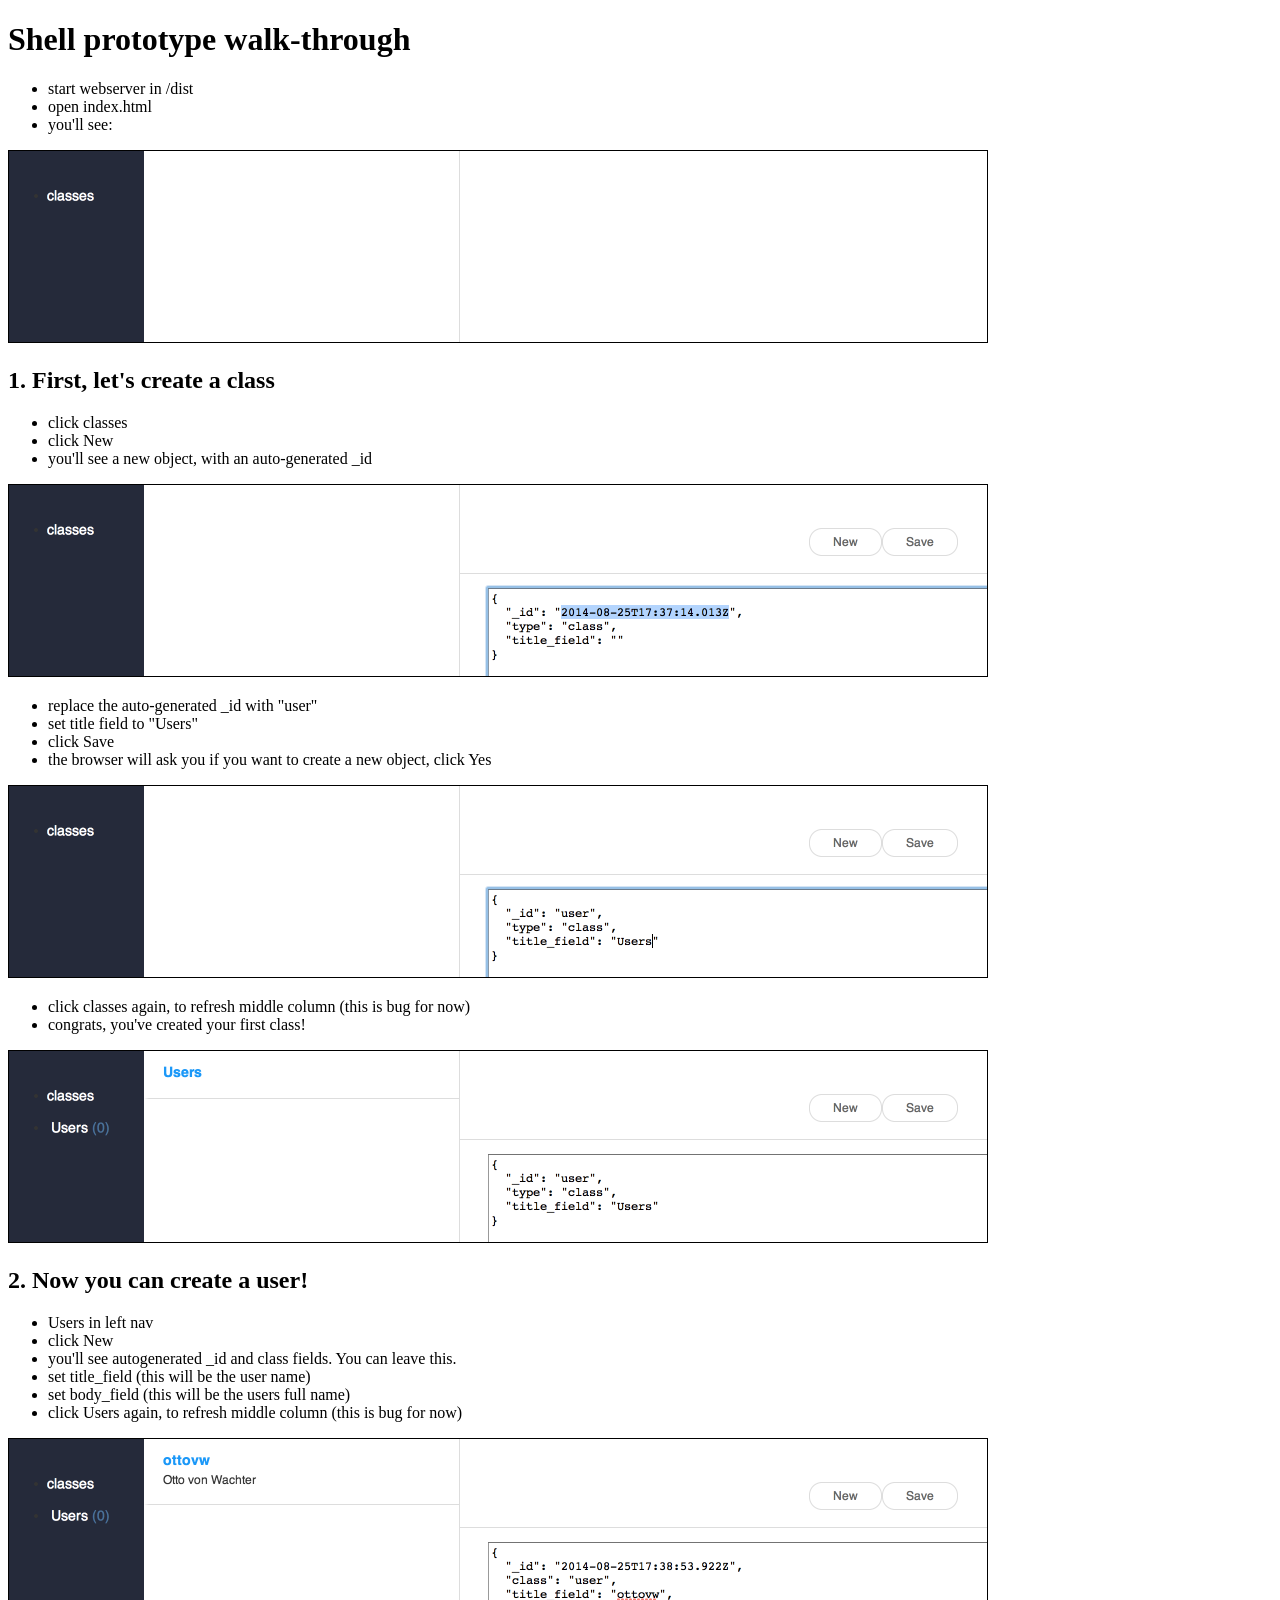
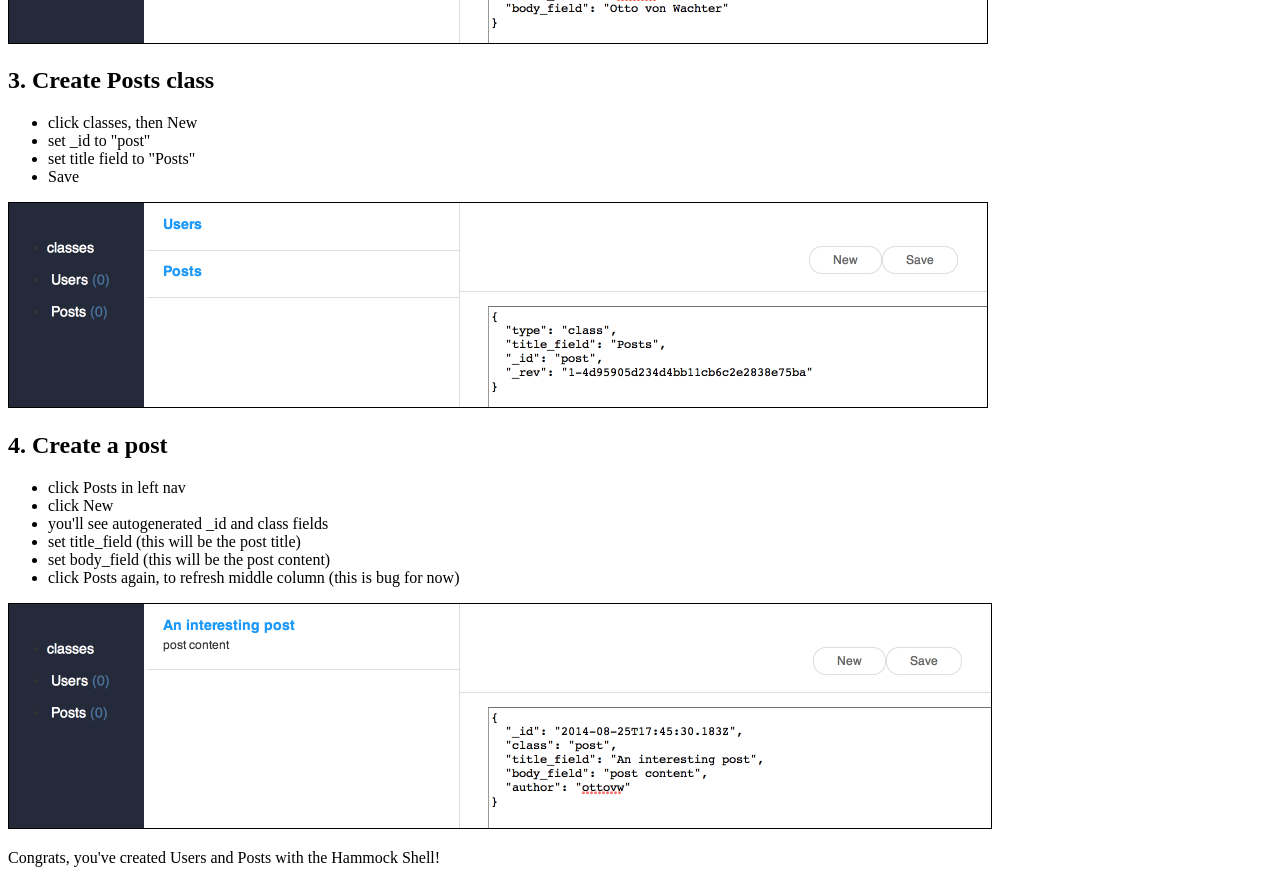
<file: hammock_prototype_walkthrough/index.html>
<!DOCTYPE html>
<html>
<head lang="en">
    <meta charset="UTF-8">
    <title></title>
</head>
<body>

<script src="http://ajax.googleapis.com/ajax/libs/jquery/1.11.1/jquery.min.js"></script>
<script>
    $(function() {
        $('img').each(function(){
            $(this).width($(this).width() * 0.50);
        });
    });
</script>

<h1>Shell prototype walk-through</h1>

      <ul>
          <li>start webserver in /dist</li>
          <li>open index.html</li>
          <li>you'll see:</li>
      </ul>
<!--<img src="screens/Hammock%20CMS%20(4).png" width="75%" height="75%" border="1px">-->
<img src="screens/Hammock%20CMS%20(4).png" border="1px">

<h2>1. First, let's create a class</h2>

<ul>
    <li>click classes</li>
    <li>click New</li>
    <li>you'll see a new object, with an auto-generated _id</li>
</ul>
<img src="screens/Hammock%20CMS%20(5).png" border="1px">

<ul>
    <li>replace the auto-generated _id with "user"</li>
    <li>set title field to "Users"</li>
    <li>click Save</li>
    <li>the browser will ask you if you want to create a new object, click Yes</li>
</ul>
<img src="screens/Hammock%20CMS%20(6).png" border="1px">

<ul>
    <li>click classes again, to refresh middle column (this is bug for now)</li>
    <li>congrats, you've created your first class!</li>
</ul>
<img src="screens/Hammock%20CMS%20(7).png" border="1px">

<h2>2. Now you can create a user!</h2>

<ul>
    <!--<li>Now you can create a user!</li>-->
    <li><click></click> Users in left nav</li>
    <li>click New</li>
    <li>you'll see autogenerated _id and class fields.  You can leave this.</li>
    <li>set title_field (this will be the user name)</li>
    <li>set body_field (this will be the users full name)</li>
    <li>click Users again, to refresh middle column (this is bug for now)</li>
</ul>
<img src="screens/Hammock%20CMS%20(8).png" border="1px">

<h2>3. Create Posts class</h2>

<ul>
    <li>click classes, then New</li>
    <li>set _id to "post"</li>
    <li>set title field to "Posts"</li>
    <li>Save</li>
</ul>
<img src="screens/Hammock%20CMS%20(9).png" border="1px">




<h2>4. Create a post</h2>

<ul>
    <li>click Posts in left nav</li>
    <li>click New</li>
    <li>you'll see autogenerated _id and class fields</li>
    <li>set title_field (this will be the post title)</li>
    <li>set body_field (this will be the post content)</li>
    <li>click Posts again, to refresh middle column (this is bug for now)</li>
</ul>
<img src="screens/Hammock%20CMS%20(10).png" border="1px">

<p>Congrats, you've created Users and Posts with the Hammock Shell!</p>
</body>
</html>
</file>
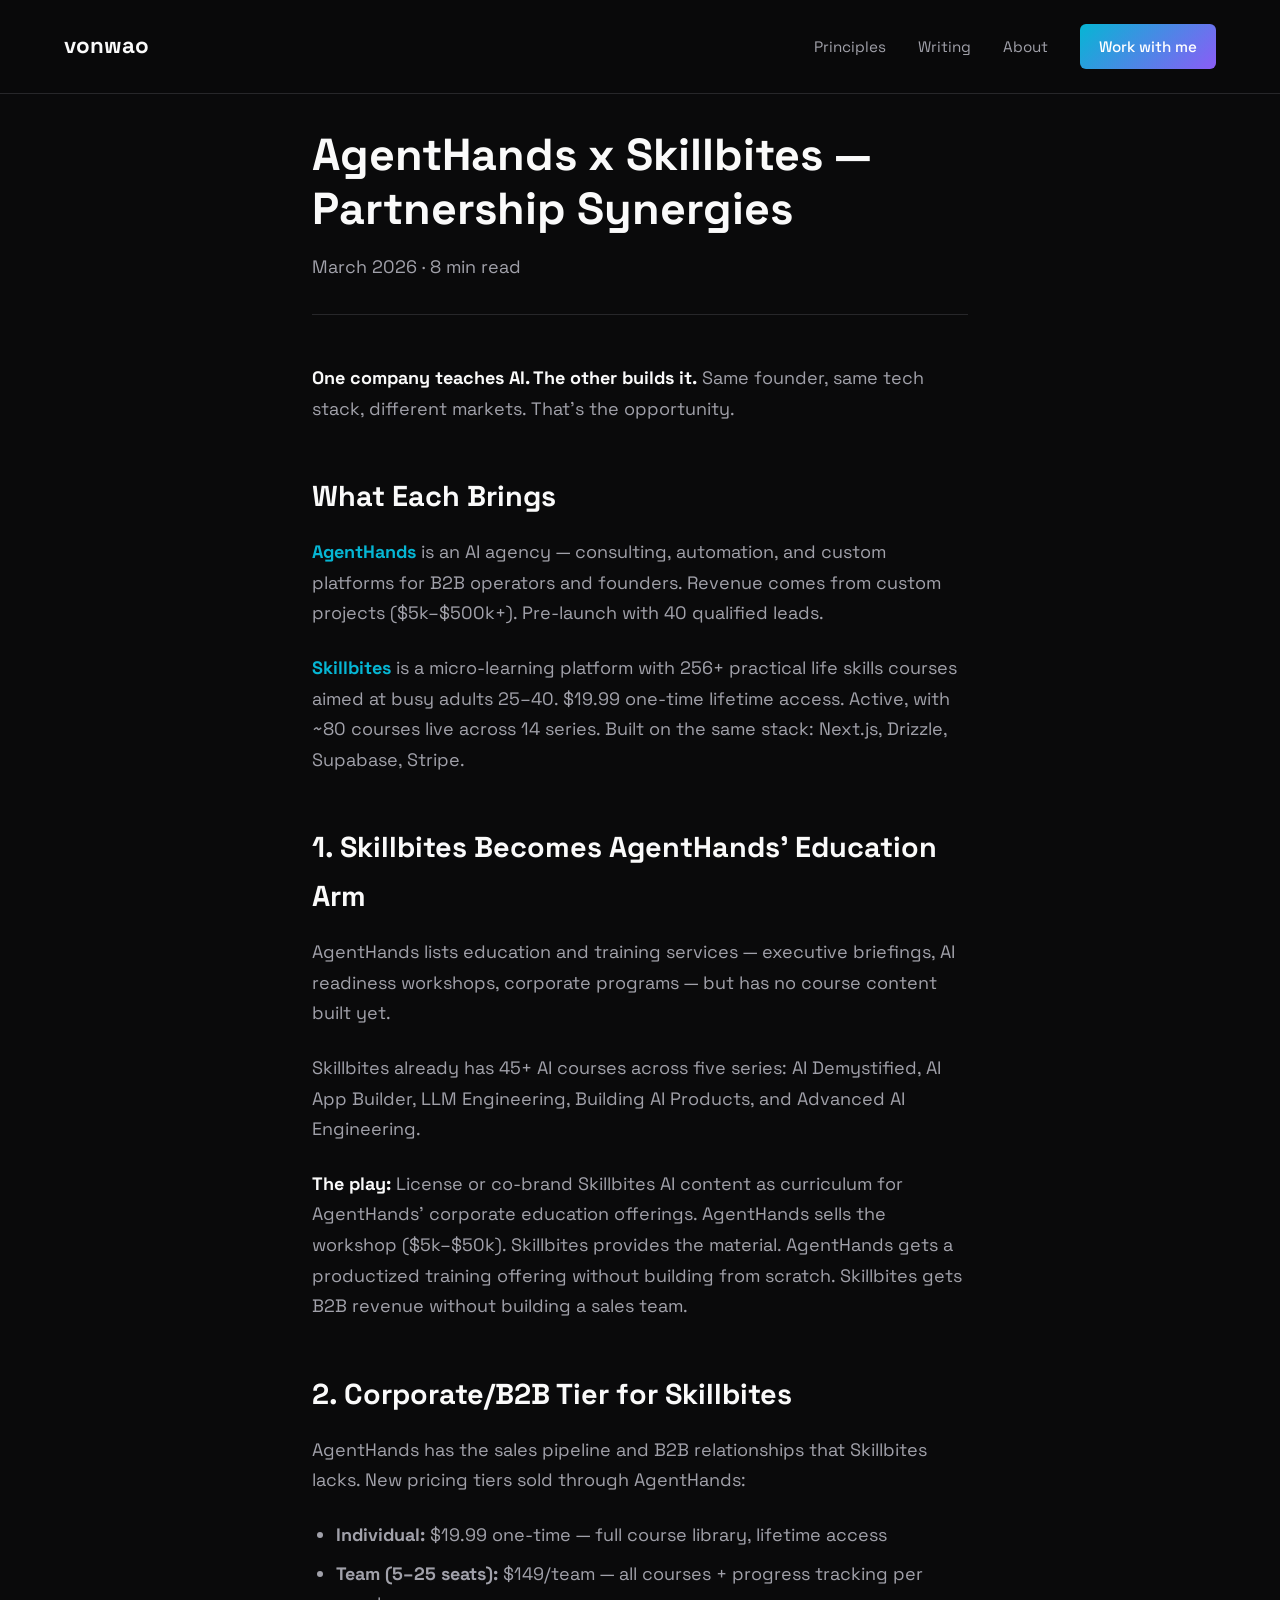
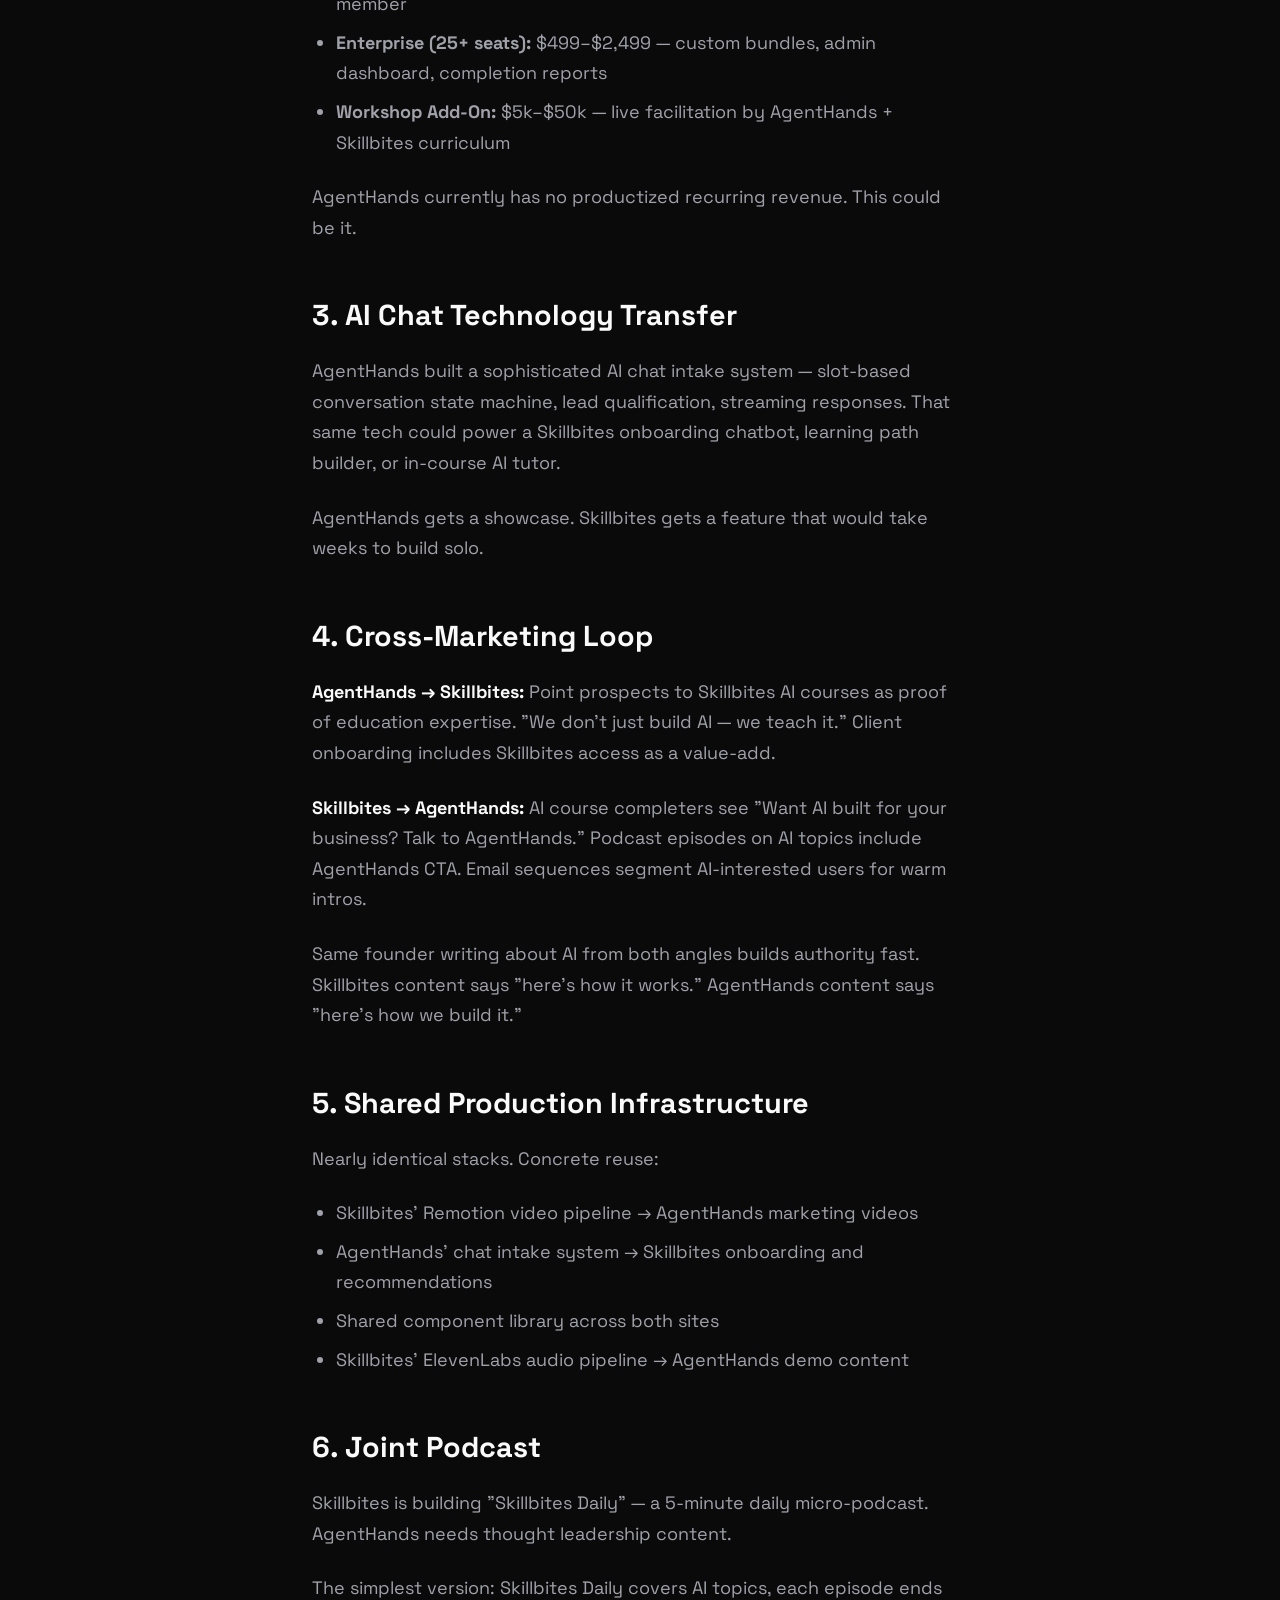
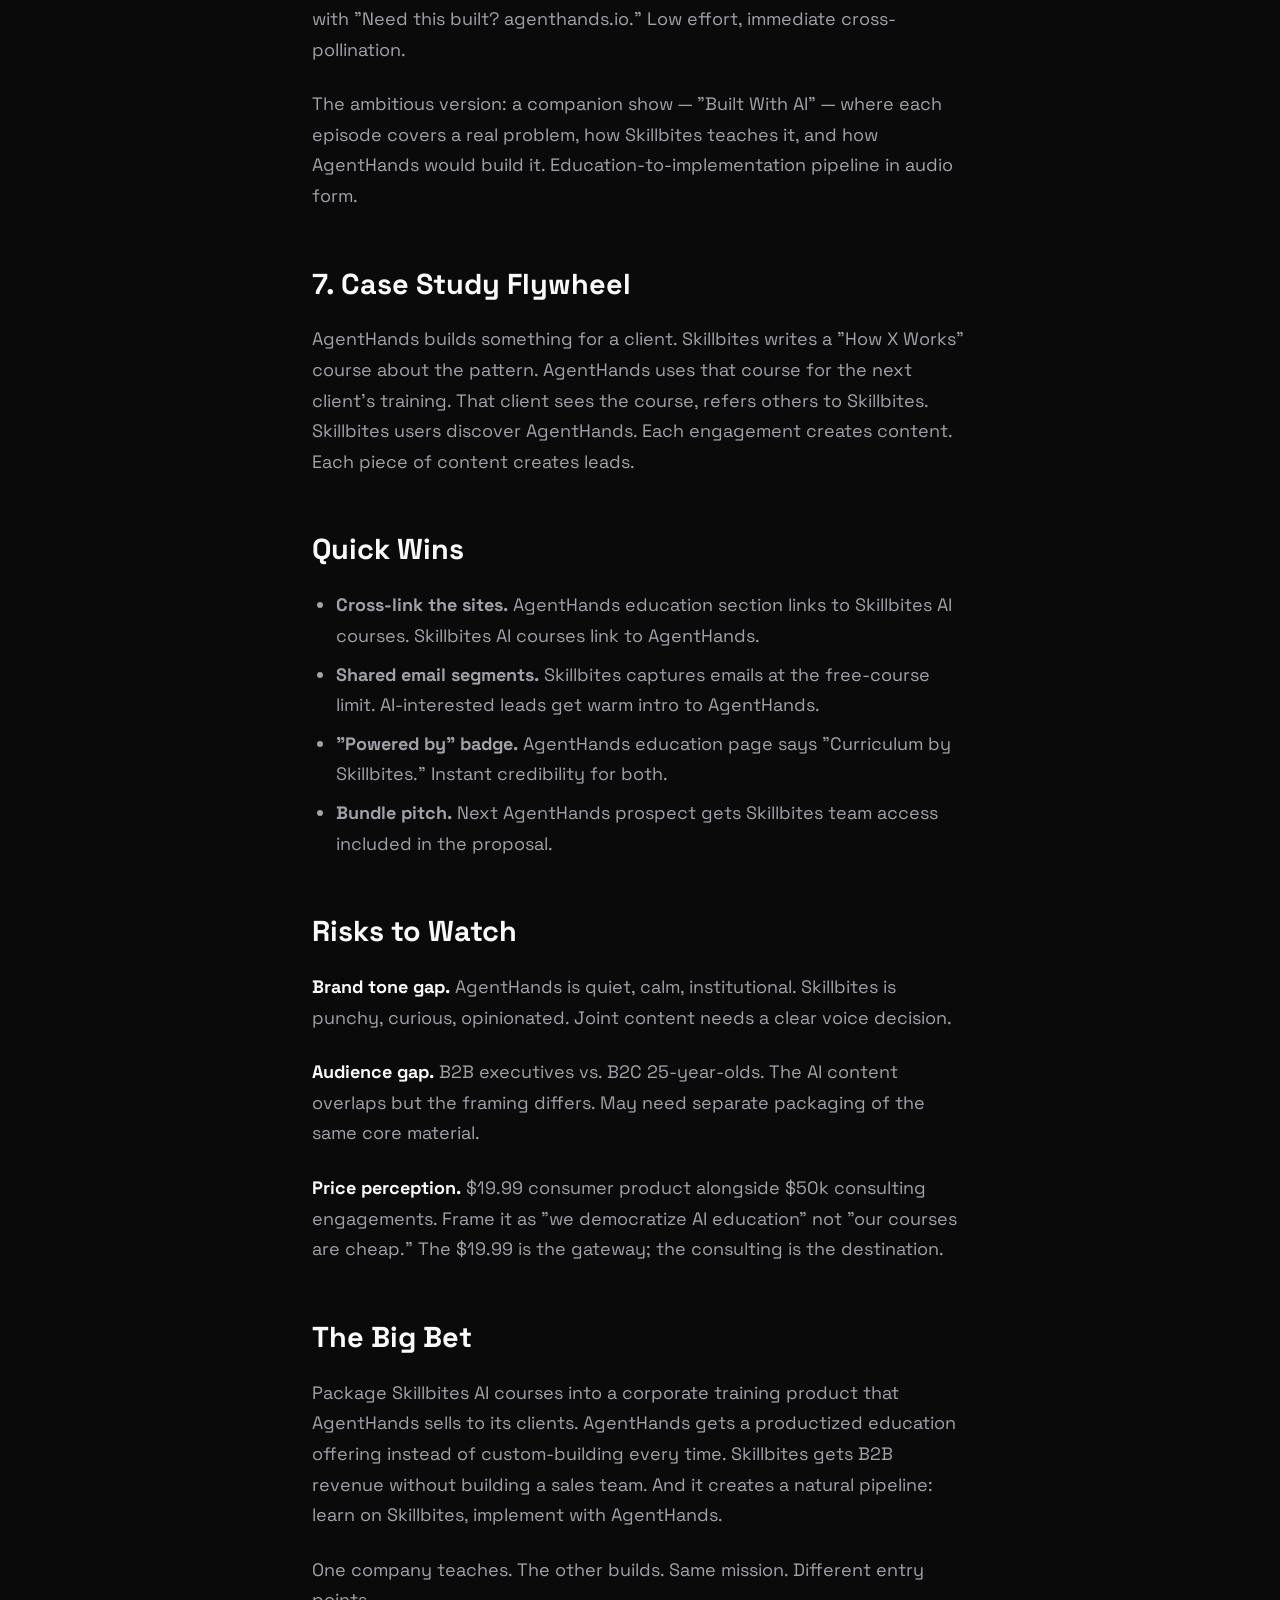
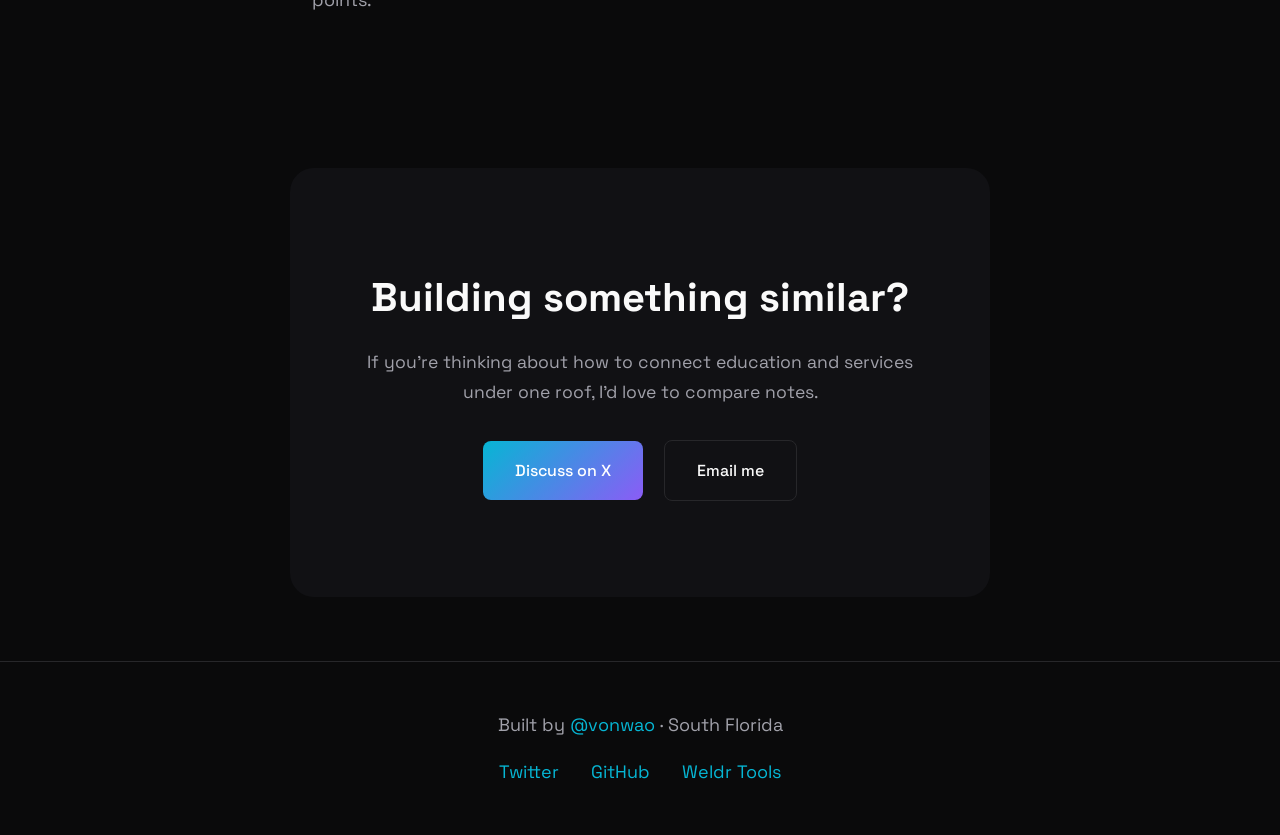
<file: writing/agenthands-skillbites-synergies.html>
<!DOCTYPE html>
<html lang="en">
<head>
  <meta charset="UTF-8">
  <meta name="viewport" content="width=device-width, initial-scale=1.0">
  <title>AgentHands x Skillbites — Partnership Synergies — vonwao</title>
  <meta name="description" content="How an AI agency and a micro-learning platform create more value together than apart.">
  <link rel="stylesheet" href="../styles.css">
  <link rel="preconnect" href="https://fonts.googleapis.com">
  <link rel="preconnect" href="https://fonts.gstatic.com" crossorigin>
  <link href="https://fonts.googleapis.com/css2?family=Space+Grotesk:wght@400;500;700&family=JetBrains+Mono:wght@400;500&display=swap" rel="stylesheet">
</head>
<body>
  <nav class="nav">
    <a href="/" class="logo">vonwao</a>
    <div class="nav-links">
      <a href="../principles.html">Principles</a>
      <a href="./">Writing</a>
      <a href="../about.html">About</a>
      <a href="/#contact" class="cta">Work with me</a>
    </div>
  </nav>

  <article class="article">
    <h1>AgentHands x Skillbites — Partnership Synergies</h1>
    <div class="meta">
      March 2026 · 8 min read
    </div>

    <div class="article-content">

      <p>
        <strong>One company teaches AI. The other builds it.</strong> Same founder, same tech stack, different markets. That's the opportunity.
      </p>

      <h2>What Each Brings</h2>

      <p>
        <strong><a href="https://agenthands.io" style="color: var(--accent);">AgentHands</a></strong> is an AI agency — consulting, automation, and custom platforms for B2B operators and founders. Revenue comes from custom projects ($5k–$500k+). Pre-launch with 40 qualified leads.
      </p>

      <p>
        <strong><a href="https://www.skillbites.xyz" style="color: var(--accent);">Skillbites</a></strong> is a micro-learning platform with 256+ practical life skills courses aimed at busy adults 25–40. $19.99 one-time lifetime access. Active, with ~80 courses live across 14 series. Built on the same stack: Next.js, Drizzle, Supabase, Stripe.
      </p>

      <h2>1. Skillbites Becomes AgentHands' Education Arm</h2>

      <p>
        AgentHands lists education and training services — executive briefings, AI readiness workshops, corporate programs — but has no course content built yet.
      </p>

      <p>
        Skillbites already has 45+ AI courses across five series: AI Demystified, AI App Builder, LLM Engineering, Building AI Products, and Advanced AI Engineering.
      </p>

      <p>
        <strong>The play:</strong> License or co-brand Skillbites AI content as curriculum for AgentHands' corporate education offerings. AgentHands sells the workshop ($5k–$50k). Skillbites provides the material. AgentHands gets a productized training offering without building from scratch. Skillbites gets B2B revenue without building a sales team.
      </p>

      <h2>2. Corporate/B2B Tier for Skillbites</h2>

      <p>
        AgentHands has the sales pipeline and B2B relationships that Skillbites lacks. New pricing tiers sold through AgentHands:
      </p>

      <ul>
        <li><strong>Individual:</strong> $19.99 one-time — full course library, lifetime access</li>
        <li><strong>Team (5–25 seats):</strong> $149/team — all courses + progress tracking per member</li>
        <li><strong>Enterprise (25+ seats):</strong> $499–$2,499 — custom bundles, admin dashboard, completion reports</li>
        <li><strong>Workshop Add-On:</strong> $5k–$50k — live facilitation by AgentHands + Skillbites curriculum</li>
      </ul>

      <p>
        AgentHands currently has no productized recurring revenue. This could be it.
      </p>

      <h2>3. AI Chat Technology Transfer</h2>

      <p>
        AgentHands built a sophisticated AI chat intake system — slot-based conversation state machine, lead qualification, streaming responses. That same tech could power a Skillbites onboarding chatbot, learning path builder, or in-course AI tutor.
      </p>

      <p>
        AgentHands gets a showcase. Skillbites gets a feature that would take weeks to build solo.
      </p>

      <h2>4. Cross-Marketing Loop</h2>

      <p>
        <strong>AgentHands → Skillbites:</strong> Point prospects to Skillbites AI courses as proof of education expertise. "We don't just build AI — we teach it." Client onboarding includes Skillbites access as a value-add.
      </p>

      <p>
        <strong>Skillbites → AgentHands:</strong> AI course completers see "Want AI built for your business? Talk to AgentHands." Podcast episodes on AI topics include AgentHands CTA. Email sequences segment AI-interested users for warm intros.
      </p>

      <p>
        Same founder writing about AI from both angles builds authority fast. Skillbites content says "here's how it works." AgentHands content says "here's how we build it."
      </p>

      <h2>5. Shared Production Infrastructure</h2>

      <p>
        Nearly identical stacks. Concrete reuse:
      </p>

      <ul>
        <li>Skillbites' Remotion video pipeline → AgentHands marketing videos</li>
        <li>AgentHands' chat intake system → Skillbites onboarding and recommendations</li>
        <li>Shared component library across both sites</li>
        <li>Skillbites' ElevenLabs audio pipeline → AgentHands demo content</li>
      </ul>

      <h2>6. Joint Podcast</h2>

      <p>
        Skillbites is building "Skillbites Daily" — a 5-minute daily micro-podcast. AgentHands needs thought leadership content.
      </p>

      <p>
        The simplest version: Skillbites Daily covers AI topics, each episode ends with "Need this built? agenthands.io." Low effort, immediate cross-pollination.
      </p>

      <p>
        The ambitious version: a companion show — "Built With AI" — where each episode covers a real problem, how Skillbites teaches it, and how AgentHands would build it. Education-to-implementation pipeline in audio form.
      </p>

      <h2>7. Case Study Flywheel</h2>

      <p>
        AgentHands builds something for a client. Skillbites writes a "How X Works" course about the pattern. AgentHands uses that course for the next client's training. That client sees the course, refers others to Skillbites. Skillbites users discover AgentHands. Each engagement creates content. Each piece of content creates leads.
      </p>

      <h2>Quick Wins</h2>

      <ul>
        <li><strong>Cross-link the sites.</strong> AgentHands education section links to Skillbites AI courses. Skillbites AI courses link to AgentHands.</li>
        <li><strong>Shared email segments.</strong> Skillbites captures emails at the free-course limit. AI-interested leads get warm intro to AgentHands.</li>
        <li><strong>"Powered by" badge.</strong> AgentHands education page says "Curriculum by Skillbites." Instant credibility for both.</li>
        <li><strong>Bundle pitch.</strong> Next AgentHands prospect gets Skillbites team access included in the proposal.</li>
      </ul>

      <h2>Risks to Watch</h2>

      <p>
        <strong>Brand tone gap.</strong> AgentHands is quiet, calm, institutional. Skillbites is punchy, curious, opinionated. Joint content needs a clear voice decision.
      </p>

      <p>
        <strong>Audience gap.</strong> B2B executives vs. B2C 25-year-olds. The AI content overlaps but the framing differs. May need separate packaging of the same core material.
      </p>

      <p>
        <strong>Price perception.</strong> $19.99 consumer product alongside $50k consulting engagements. Frame it as "we democratize AI education" not "our courses are cheap." The $19.99 is the gateway; the consulting is the destination.
      </p>

      <h2>The Big Bet</h2>

      <p>
        Package Skillbites AI courses into a corporate training product that AgentHands sells to its clients. AgentHands gets a productized education offering instead of custom-building every time. Skillbites gets B2B revenue without building a sales team. And it creates a natural pipeline: learn on Skillbites, implement with AgentHands.
      </p>

      <p>
        One company teaches. The other builds. Same mission. Different entry points.
      </p>

    </div>
  </article>

  <section class="cta-section" style="max-width: 700px;">
    <h2>Building something similar?</h2>
    <p>If you're thinking about how to connect education and services under one roof, I'd love to compare notes.</p>
    <div>
      <a href="https://twitter.com/vonwao" class="btn btn-primary">Discuss on X</a>
      <a href="mailto:vonwao@gmail.com" class="btn btn-secondary" style="margin-left: 1rem;">Email me</a>
    </div>
  </section>

  <footer class="footer">
    <p>Built by <a href="https://twitter.com/vonwao">@vonwao</a> · South Florida</p>
    <div class="footer-links">
      <a href="https://twitter.com/vonwao">Twitter</a>
      <a href="https://github.com/vonwao">GitHub</a>
      <a href="https://weldr.dev">Weldr Tools</a>
    </div>
  </footer>
</body>
</html>
</file>
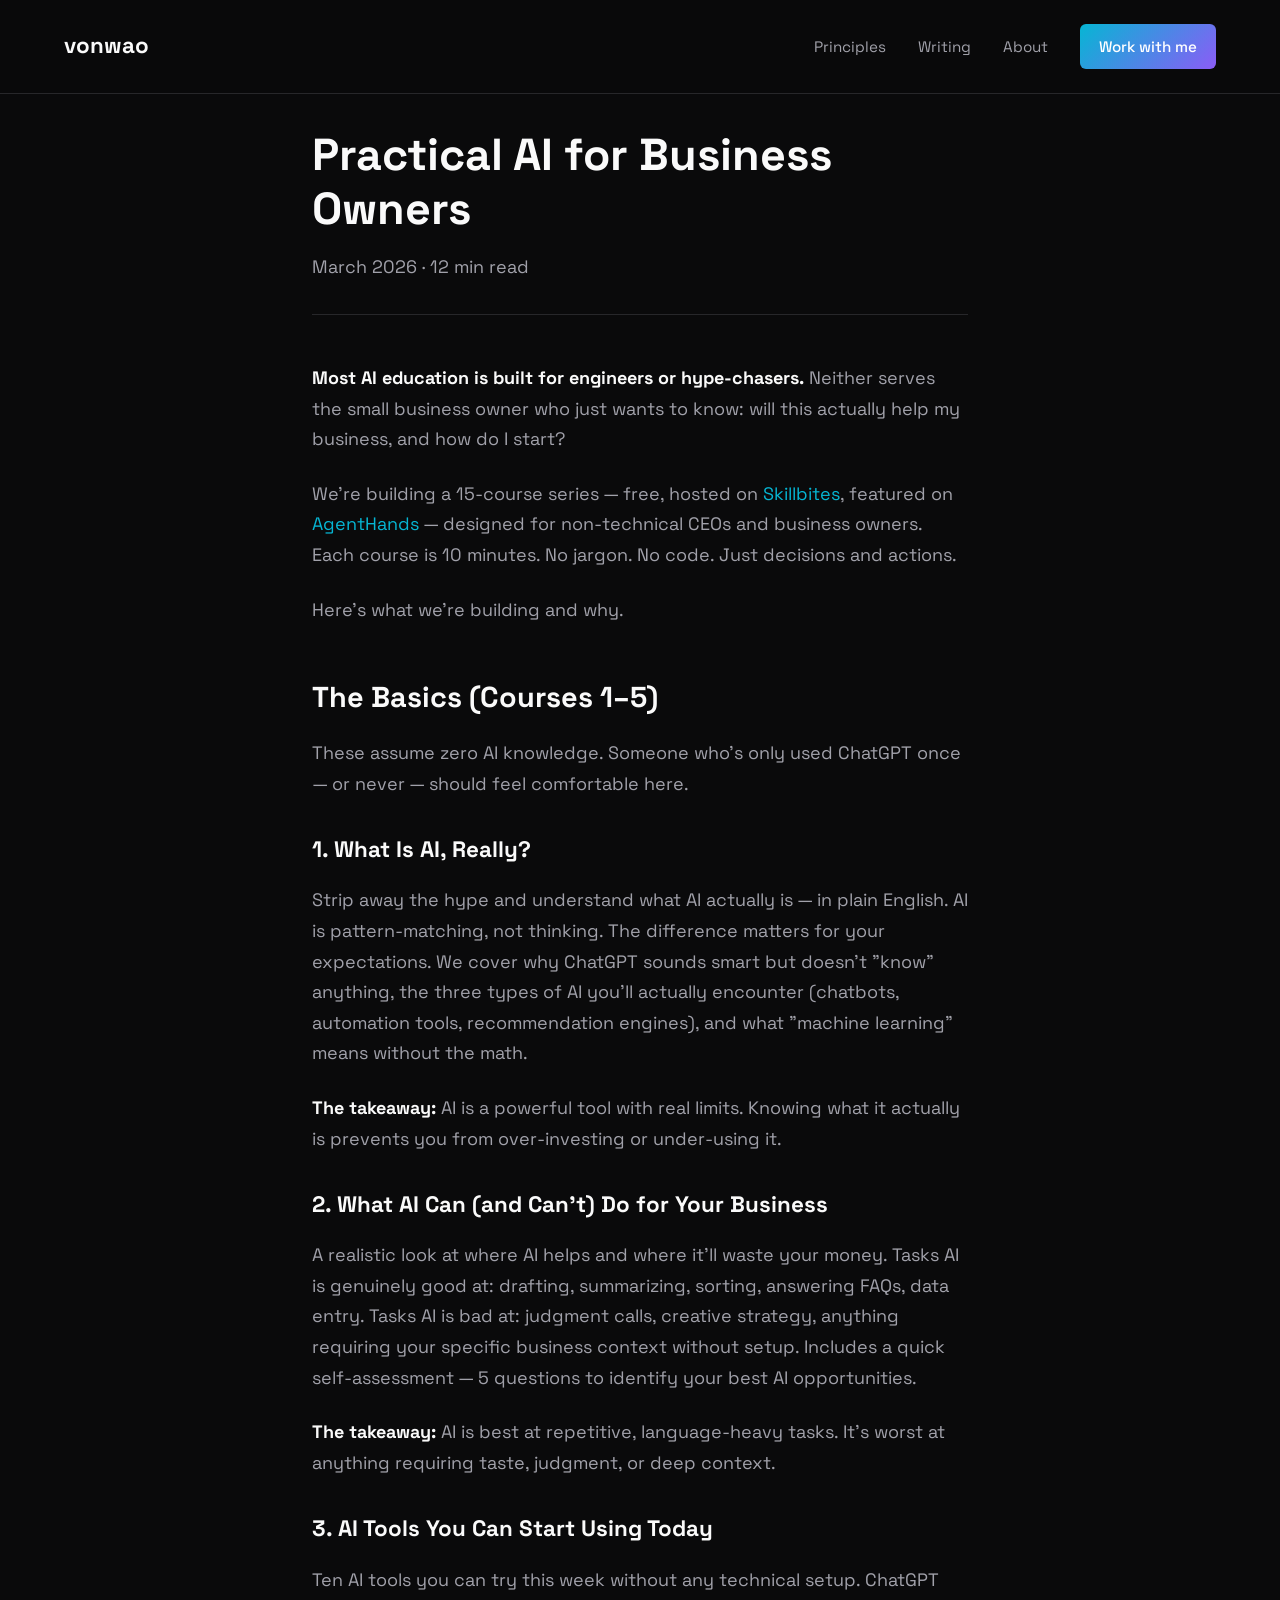
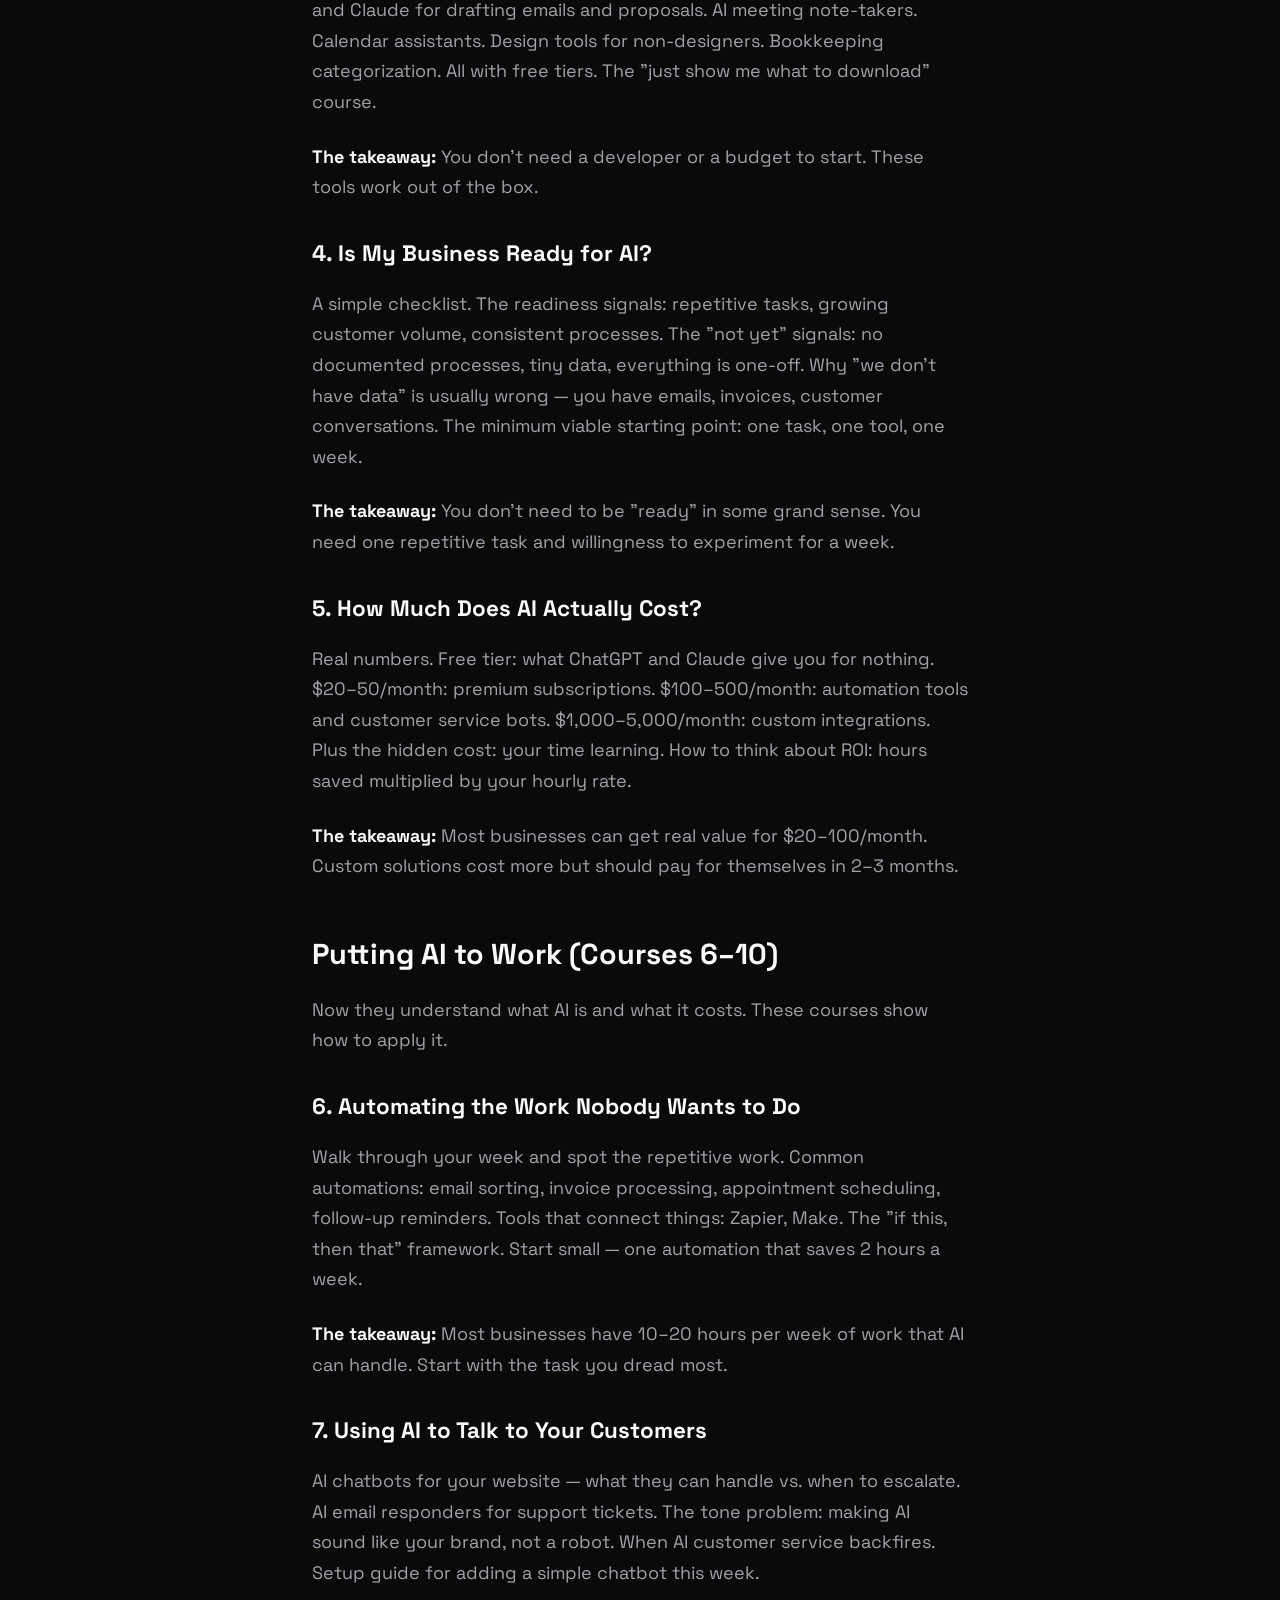
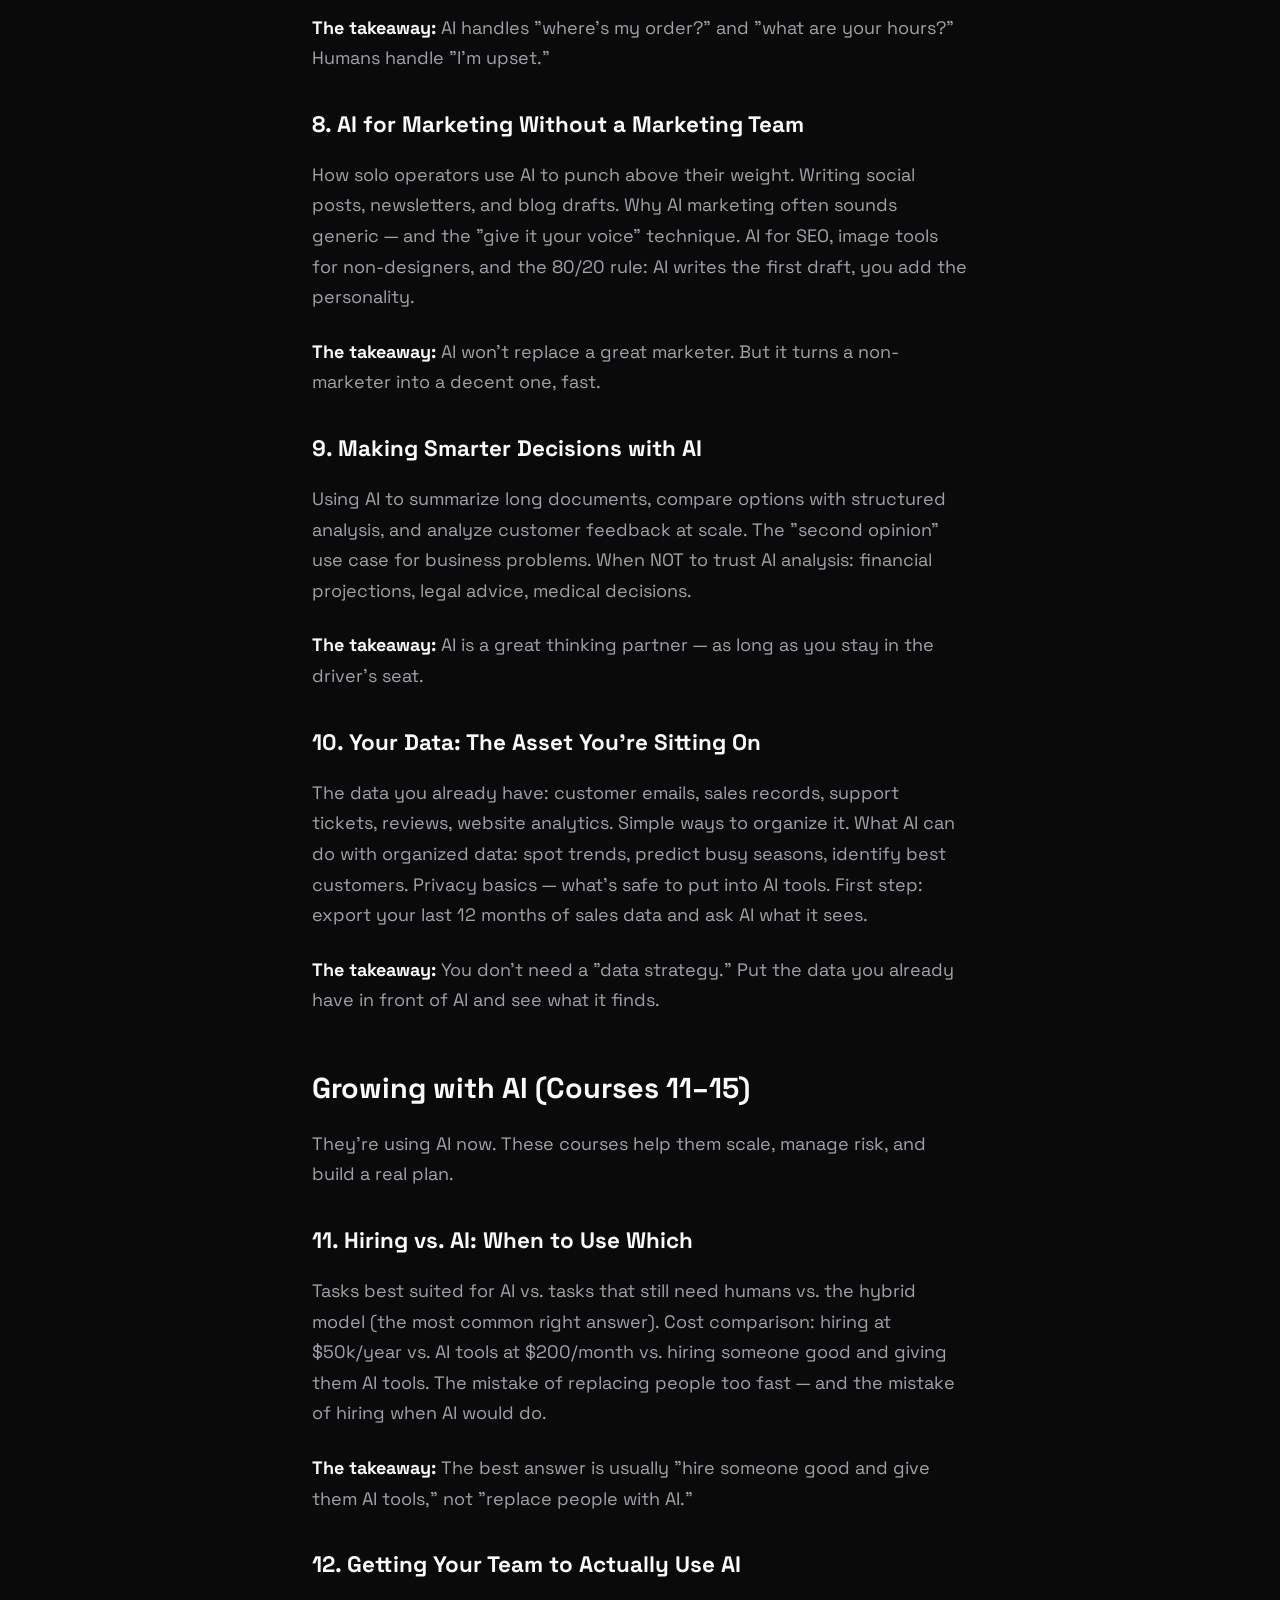
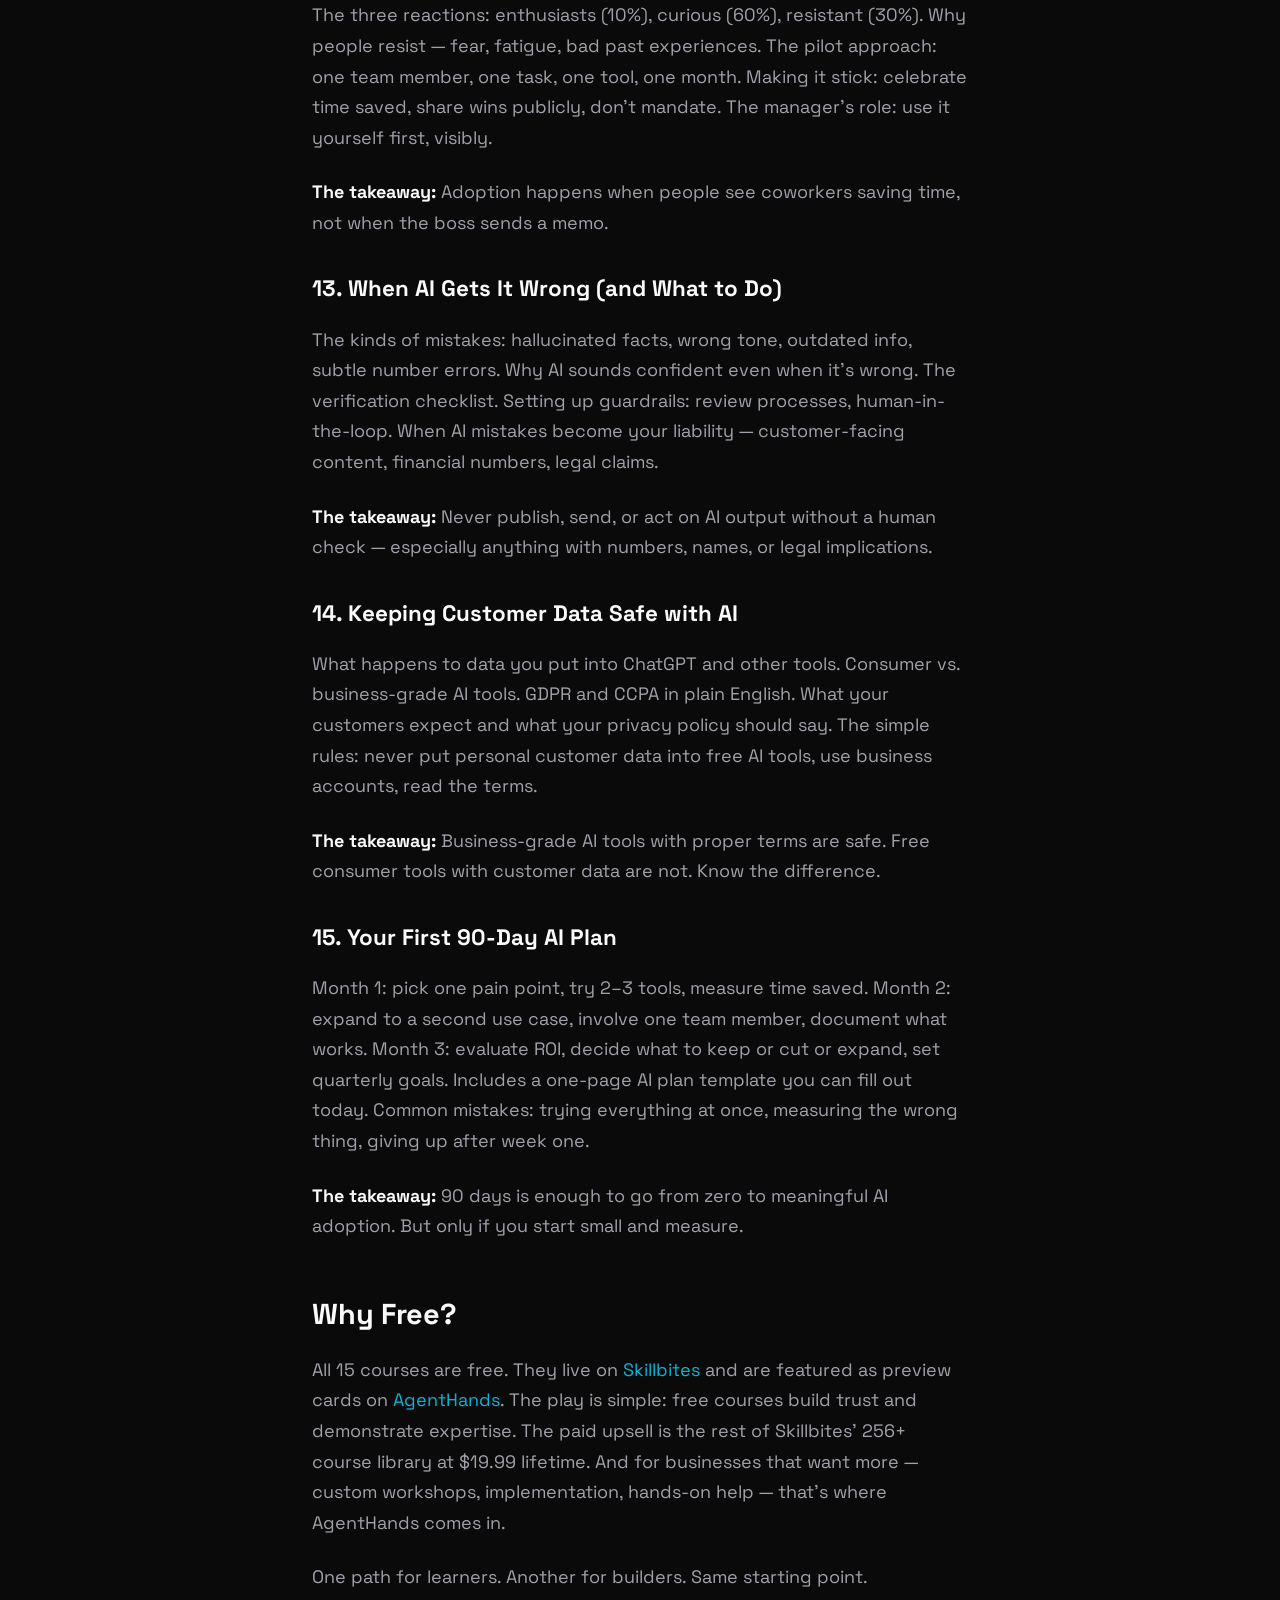
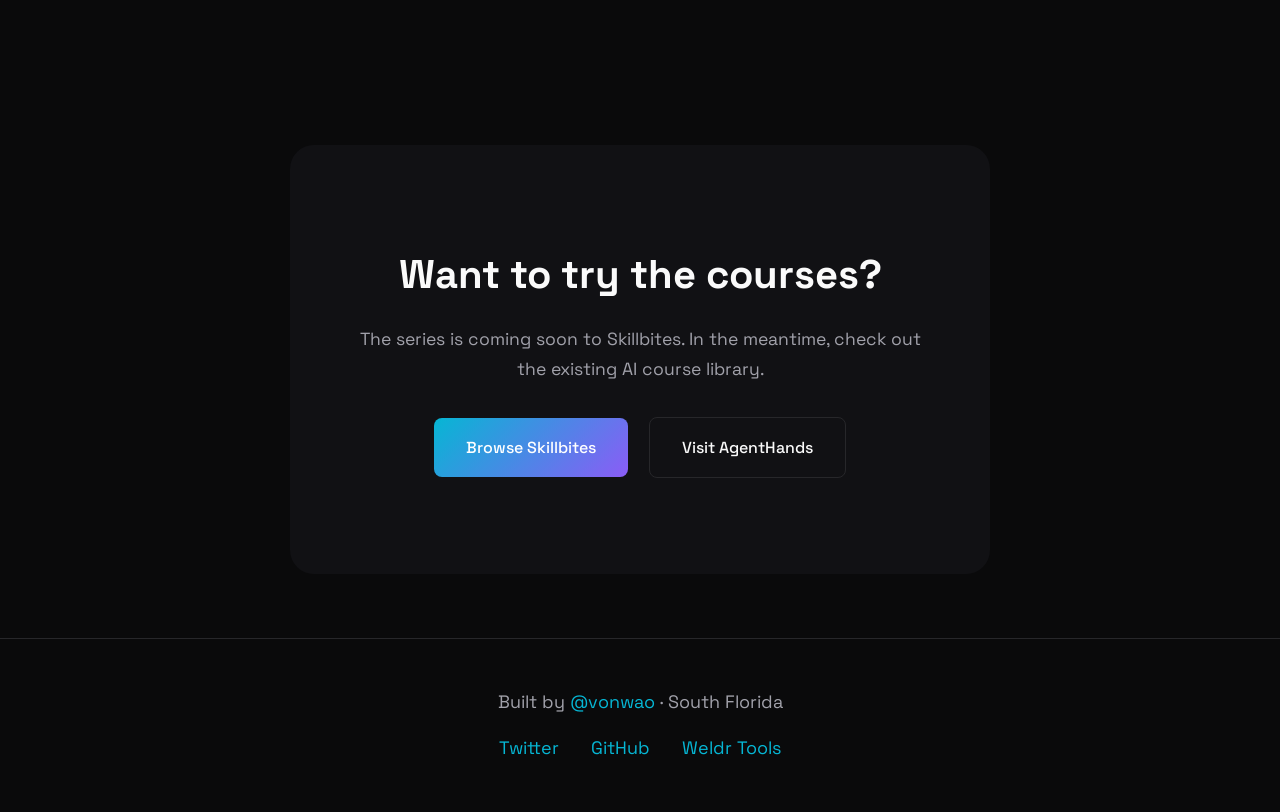
<file: writing/practical-ai-for-business-owners.html>
<!DOCTYPE html>
<html lang="en">
<head>
  <meta charset="UTF-8">
  <meta name="viewport" content="width=device-width, initial-scale=1.0">
  <title>Practical AI for Business Owners — Course Series Design — vonwao</title>
  <meta name="description" content="Designing a 15-course AI education series for non-technical business owners, from basics to a 90-day implementation plan.">
  <link rel="stylesheet" href="../styles.css">
  <link rel="preconnect" href="https://fonts.googleapis.com">
  <link rel="preconnect" href="https://fonts.gstatic.com" crossorigin>
  <link href="https://fonts.googleapis.com/css2?family=Space+Grotesk:wght@400;500;700&family=JetBrains+Mono:wght@400;500&display=swap" rel="stylesheet">
</head>
<body>
  <nav class="nav">
    <a href="/" class="logo">vonwao</a>
    <div class="nav-links">
      <a href="../principles.html">Principles</a>
      <a href="./">Writing</a>
      <a href="../about.html">About</a>
      <a href="/#contact" class="cta">Work with me</a>
    </div>
  </nav>

  <article class="article">
    <h1>Practical AI for Business Owners</h1>
    <div class="meta">
      March 2026 · 12 min read
    </div>

    <div class="article-content">

      <p>
        <strong>Most AI education is built for engineers or hype-chasers.</strong> Neither serves the small business owner who just wants to know: will this actually help my business, and how do I start?
      </p>

      <p>
        We're building a 15-course series — free, hosted on <a href="https://www.skillbites.xyz" style="color: var(--accent);">Skillbites</a>, featured on <a href="https://agenthands.io" style="color: var(--accent);">AgentHands</a> — designed for non-technical CEOs and business owners. Each course is 10 minutes. No jargon. No code. Just decisions and actions.
      </p>

      <p>
        Here's what we're building and why.
      </p>

      <h2>The Basics (Courses 1–5)</h2>

      <p>These assume zero AI knowledge. Someone who's only used ChatGPT once — or never — should feel comfortable here.</p>

      <h3>1. What Is AI, Really?</h3>

      <p>
        Strip away the hype and understand what AI actually is — in plain English. AI is pattern-matching, not thinking. The difference matters for your expectations. We cover why ChatGPT sounds smart but doesn't "know" anything, the three types of AI you'll actually encounter (chatbots, automation tools, recommendation engines), and what "machine learning" means without the math.
      </p>

      <p>
        <strong>The takeaway:</strong> AI is a powerful tool with real limits. Knowing what it actually is prevents you from over-investing or under-using it.
      </p>

      <h3>2. What AI Can (and Can't) Do for Your Business</h3>

      <p>
        A realistic look at where AI helps and where it'll waste your money. Tasks AI is genuinely good at: drafting, summarizing, sorting, answering FAQs, data entry. Tasks AI is bad at: judgment calls, creative strategy, anything requiring your specific business context without setup. Includes a quick self-assessment — 5 questions to identify your best AI opportunities.
      </p>

      <p>
        <strong>The takeaway:</strong> AI is best at repetitive, language-heavy tasks. It's worst at anything requiring taste, judgment, or deep context.
      </p>

      <h3>3. AI Tools You Can Start Using Today</h3>

      <p>
        Ten AI tools you can try this week without any technical setup. ChatGPT and Claude for drafting emails and proposals. AI meeting note-takers. Calendar assistants. Design tools for non-designers. Bookkeeping categorization. All with free tiers. The "just show me what to download" course.
      </p>

      <p>
        <strong>The takeaway:</strong> You don't need a developer or a budget to start. These tools work out of the box.
      </p>

      <h3>4. Is My Business Ready for AI?</h3>

      <p>
        A simple checklist. The readiness signals: repetitive tasks, growing customer volume, consistent processes. The "not yet" signals: no documented processes, tiny data, everything is one-off. Why "we don't have data" is usually wrong — you have emails, invoices, customer conversations. The minimum viable starting point: one task, one tool, one week.
      </p>

      <p>
        <strong>The takeaway:</strong> You don't need to be "ready" in some grand sense. You need one repetitive task and willingness to experiment for a week.
      </p>

      <h3>5. How Much Does AI Actually Cost?</h3>

      <p>
        Real numbers. Free tier: what ChatGPT and Claude give you for nothing. $20–50/month: premium subscriptions. $100–500/month: automation tools and customer service bots. $1,000–5,000/month: custom integrations. Plus the hidden cost: your time learning. How to think about ROI: hours saved multiplied by your hourly rate.
      </p>

      <p>
        <strong>The takeaway:</strong> Most businesses can get real value for $20–100/month. Custom solutions cost more but should pay for themselves in 2–3 months.
      </p>

      <h2>Putting AI to Work (Courses 6–10)</h2>

      <p>Now they understand what AI is and what it costs. These courses show how to apply it.</p>

      <h3>6. Automating the Work Nobody Wants to Do</h3>

      <p>
        Walk through your week and spot the repetitive work. Common automations: email sorting, invoice processing, appointment scheduling, follow-up reminders. Tools that connect things: Zapier, Make. The "if this, then that" framework. Start small — one automation that saves 2 hours a week.
      </p>

      <p>
        <strong>The takeaway:</strong> Most businesses have 10–20 hours per week of work that AI can handle. Start with the task you dread most.
      </p>

      <h3>7. Using AI to Talk to Your Customers</h3>

      <p>
        AI chatbots for your website — what they can handle vs. when to escalate. AI email responders for support tickets. The tone problem: making AI sound like your brand, not a robot. When AI customer service backfires. Setup guide for adding a simple chatbot this week.
      </p>

      <p>
        <strong>The takeaway:</strong> AI handles "where's my order?" and "what are your hours?" Humans handle "I'm upset."
      </p>

      <h3>8. AI for Marketing Without a Marketing Team</h3>

      <p>
        How solo operators use AI to punch above their weight. Writing social posts, newsletters, and blog drafts. Why AI marketing often sounds generic — and the "give it your voice" technique. AI for SEO, image tools for non-designers, and the 80/20 rule: AI writes the first draft, you add the personality.
      </p>

      <p>
        <strong>The takeaway:</strong> AI won't replace a great marketer. But it turns a non-marketer into a decent one, fast.
      </p>

      <h3>9. Making Smarter Decisions with AI</h3>

      <p>
        Using AI to summarize long documents, compare options with structured analysis, and analyze customer feedback at scale. The "second opinion" use case for business problems. When NOT to trust AI analysis: financial projections, legal advice, medical decisions.
      </p>

      <p>
        <strong>The takeaway:</strong> AI is a great thinking partner — as long as you stay in the driver's seat.
      </p>

      <h3>10. Your Data: The Asset You're Sitting On</h3>

      <p>
        The data you already have: customer emails, sales records, support tickets, reviews, website analytics. Simple ways to organize it. What AI can do with organized data: spot trends, predict busy seasons, identify best customers. Privacy basics — what's safe to put into AI tools. First step: export your last 12 months of sales data and ask AI what it sees.
      </p>

      <p>
        <strong>The takeaway:</strong> You don't need a "data strategy." Put the data you already have in front of AI and see what it finds.
      </p>

      <h2>Growing with AI (Courses 11–15)</h2>

      <p>They're using AI now. These courses help them scale, manage risk, and build a real plan.</p>

      <h3>11. Hiring vs. AI: When to Use Which</h3>

      <p>
        Tasks best suited for AI vs. tasks that still need humans vs. the hybrid model (the most common right answer). Cost comparison: hiring at $50k/year vs. AI tools at $200/month vs. hiring someone good and giving them AI tools. The mistake of replacing people too fast — and the mistake of hiring when AI would do.
      </p>

      <p>
        <strong>The takeaway:</strong> The best answer is usually "hire someone good and give them AI tools," not "replace people with AI."
      </p>

      <h3>12. Getting Your Team to Actually Use AI</h3>

      <p>
        The three reactions: enthusiasts (10%), curious (60%), resistant (30%). Why people resist — fear, fatigue, bad past experiences. The pilot approach: one team member, one task, one tool, one month. Making it stick: celebrate time saved, share wins publicly, don't mandate. The manager's role: use it yourself first, visibly.
      </p>

      <p>
        <strong>The takeaway:</strong> Adoption happens when people see coworkers saving time, not when the boss sends a memo.
      </p>

      <h3>13. When AI Gets It Wrong (and What to Do)</h3>

      <p>
        The kinds of mistakes: hallucinated facts, wrong tone, outdated info, subtle number errors. Why AI sounds confident even when it's wrong. The verification checklist. Setting up guardrails: review processes, human-in-the-loop. When AI mistakes become your liability — customer-facing content, financial numbers, legal claims.
      </p>

      <p>
        <strong>The takeaway:</strong> Never publish, send, or act on AI output without a human check — especially anything with numbers, names, or legal implications.
      </p>

      <h3>14. Keeping Customer Data Safe with AI</h3>

      <p>
        What happens to data you put into ChatGPT and other tools. Consumer vs. business-grade AI tools. GDPR and CCPA in plain English. What your customers expect and what your privacy policy should say. The simple rules: never put personal customer data into free AI tools, use business accounts, read the terms.
      </p>

      <p>
        <strong>The takeaway:</strong> Business-grade AI tools with proper terms are safe. Free consumer tools with customer data are not. Know the difference.
      </p>

      <h3>15. Your First 90-Day AI Plan</h3>

      <p>
        Month 1: pick one pain point, try 2–3 tools, measure time saved. Month 2: expand to a second use case, involve one team member, document what works. Month 3: evaluate ROI, decide what to keep or cut or expand, set quarterly goals. Includes a one-page AI plan template you can fill out today. Common mistakes: trying everything at once, measuring the wrong thing, giving up after week one.
      </p>

      <p>
        <strong>The takeaway:</strong> 90 days is enough to go from zero to meaningful AI adoption. But only if you start small and measure.
      </p>

      <h2>Why Free?</h2>

      <p>
        All 15 courses are free. They live on <a href="https://www.skillbites.xyz" style="color: var(--accent);">Skillbites</a> and are featured as preview cards on <a href="https://agenthands.io" style="color: var(--accent);">AgentHands</a>. The play is simple: free courses build trust and demonstrate expertise. The paid upsell is the rest of Skillbites' 256+ course library at $19.99 lifetime. And for businesses that want more — custom workshops, implementation, hands-on help — that's where AgentHands comes in.
      </p>

      <p>
        One path for learners. Another for builders. Same starting point.
      </p>

    </div>
  </article>

  <section class="cta-section" style="max-width: 700px;">
    <h2>Want to try the courses?</h2>
    <p>The series is coming soon to Skillbites. In the meantime, check out the existing AI course library.</p>
    <div>
      <a href="https://www.skillbites.xyz" class="btn btn-primary">Browse Skillbites</a>
      <a href="https://agenthands.io" class="btn btn-secondary" style="margin-left: 1rem;">Visit AgentHands</a>
    </div>
  </section>

  <footer class="footer">
    <p>Built by <a href="https://twitter.com/vonwao">@vonwao</a> · South Florida</p>
    <div class="footer-links">
      <a href="https://twitter.com/vonwao">Twitter</a>
      <a href="https://github.com/vonwao">GitHub</a>
      <a href="https://weldr.dev">Weldr Tools</a>
    </div>
  </footer>
</body>
</html>
</file>
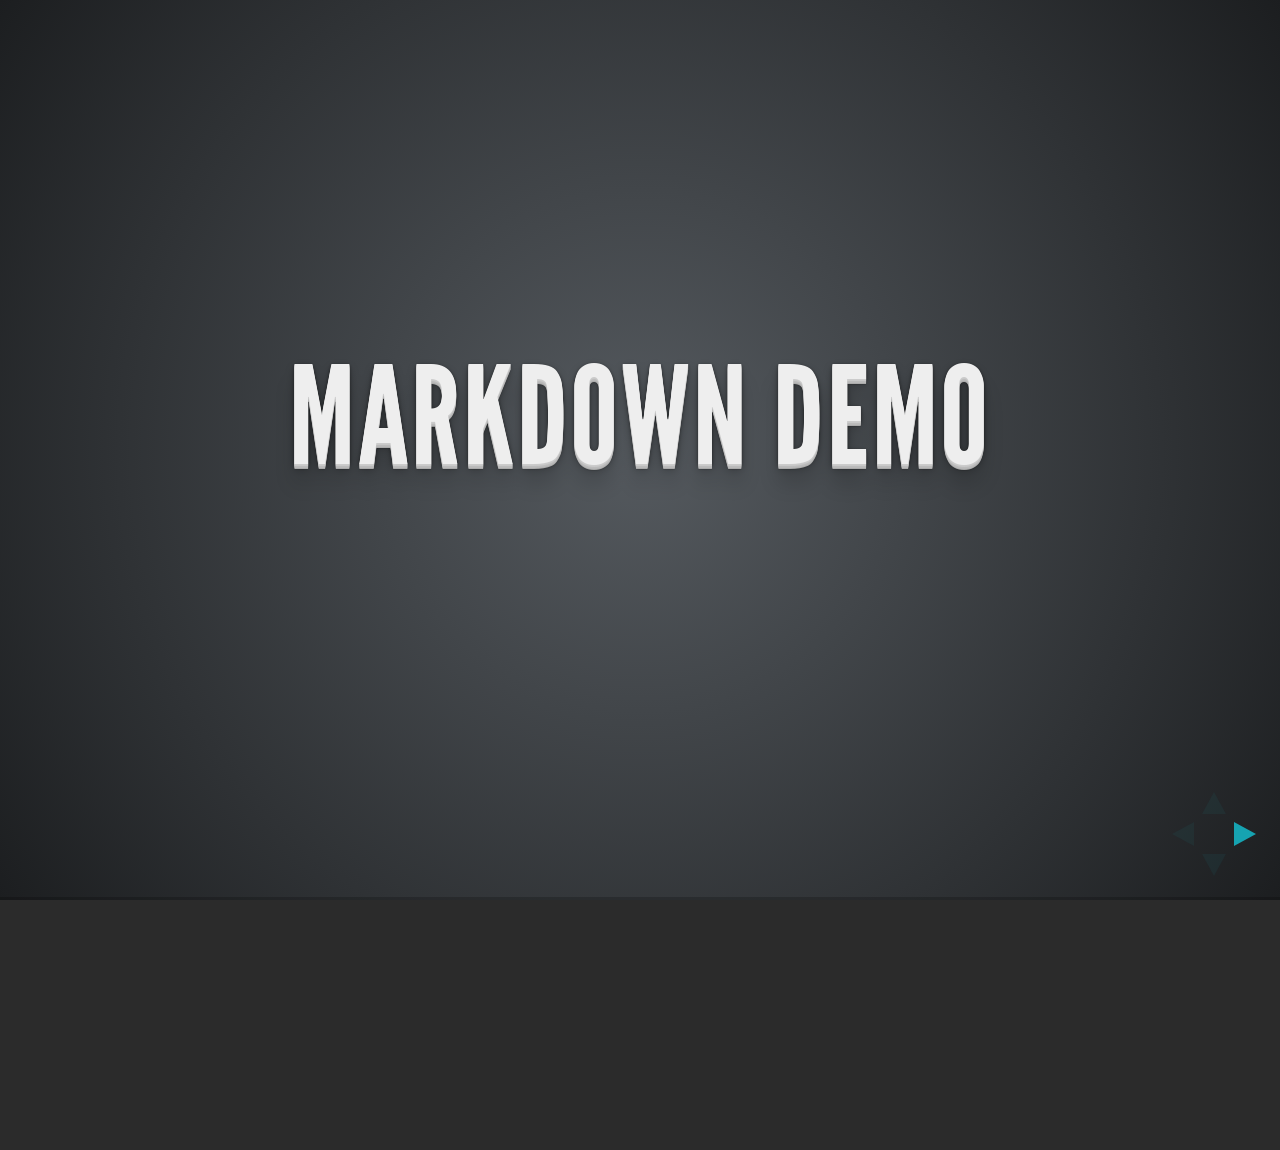
<file: plugin/markdown/example.html>
<!doctype html>
<html lang="en">

	<head>
		<meta charset="utf-8">

		<title>reveal.js - Markdown Demo</title>

		<link rel="stylesheet" href="../../css/reveal.css">
		<link rel="stylesheet" href="../../css/theme/default.css" id="theme">

        <link rel="stylesheet" href="../../lib/css/zenburn.css">
	</head>

	<body>

		<div class="reveal">

			<div class="slides">

                <!-- Use external markdown resource, separate slides by three newlines; vertical slides by two newlines -->
                <section data-markdown="example.md" data-separator="^\n\n\n" data-vertical="^\n\n"></section>

                <!-- Slides are separated by three dashes (quick 'n dirty regular expression) -->
                <section data-markdown data-separator="---">
                    <script type="text/template">
                        ## Demo 1
                        Slide 1
                        ---
                        ## Demo 1
                        Slide 2
                        ---
                        ## Demo 1
                        Slide 3
                    </script>
                </section>

                <!-- Slides are separated by newline + three dashes + newline, vertical slides identical but two dashes -->
                <section data-markdown data-separator="^\n---\n$" data-vertical="^\n--\n$">
                    <script type="text/template">
                        ## Demo 2
                        Slide 1.1

                        --

                        ## Demo 2
                        Slide 1.2

                        ---

                        ## Demo 2
                        Slide 2
                    </script>
                </section>

                <!-- No "extra" slides, since there are no separators defined (so they'll become horizontal rulers) -->
                <section data-markdown>
                    <script type="text/template">
                        A

                        ---

                        B

                        ---

                        C
                    </script>
                </section>

                <!-- Slide attributes -->
                <section data-markdown>
                    <script type="text/template">
                        <!-- .slide: data-background="#000000" -->
                        ## Slide attributes
                    </script>
                </section>

                <!-- Element attributes -->
                <section data-markdown>
                    <script type="text/template">
                        ## Element attributes
                        - Item 1 <!-- .element: class="fragment" data-fragment-index="2" -->
                        - Item 2 <!-- .element: class="fragment" data-fragment-index="1" -->
                    </script>
                </section>

                <!-- Code -->
                <section data-markdown>
                    <script type="text/template">
                        ```php
                        public function foo()
                        {
                            $foo = array(
                                'bar' => 'bar'
                            )
                        }
                        ```
                    </script>
                </section>

            </div>
		</div>

		<script src="../../lib/js/head.min.js"></script>
		<script src="../../js/reveal.js"></script>

		<script>

			Reveal.initialize({
				controls: true,
				progress: true,
				history: true,
				center: true,

				// Optional libraries used to extend on reveal.js
				dependencies: [
					{ src: '../../lib/js/classList.js', condition: function() { return !document.body.classList; } },
					{ src: 'marked.js', condition: function() { return !!document.querySelector( '[data-markdown]' ); } },
                    { src: 'markdown.js', condition: function() { return !!document.querySelector( '[data-markdown]' ); } },
                    { src: '../highlight/highlight.js', async: true, callback: function() { hljs.initHighlightingOnLoad(); } },
					{ src: '../notes/notes.js' }
				]
			});

		</script>

	</body>
</html>
</file>
<file: css/theme/simple.css>
@import url(https://fonts.googleapis.com/css?family=News+Cycle:400,700);
@import url(https://fonts.googleapis.com/css?family=Lato:400,700,400italic,700italic);
/**
 * A simple theme for reveal.js presentations, similar
 * to the default theme. The accent color is darkblue.
 *
 * This theme is Copyright (C) 2012 Owen Versteeg, https://github.com/StereotypicalApps. It is MIT licensed.
 * reveal.js is Copyright (C) 2011-2012 Hakim El Hattab, http://hakim.se
 */
/*********************************************
 * GLOBAL STYLES
 *********************************************/
body {
  background: white;
  background-color: white; }

.reveal {
  font-family: "Lato", sans-serif;
  font-size: 36px;
  font-weight: normal;
  letter-spacing: -0.02em;
  color: black; }

::selection {
  color: white;
  background: rgba(0, 0, 0, 0.99);
  text-shadow: none; }

/*********************************************
 * HEADERS
 *********************************************/
.reveal h1,
.reveal h2,
.reveal h3,
.reveal h4,
.reveal h5,
.reveal h6 {
  margin: 0 0 20px 0;
  color: black;
  font-family: "News Cycle", Impact, sans-serif;
  line-height: 0.9em;
  letter-spacing: 0.02em;
  text-transform: none;
  text-shadow: none; }

.reveal h1 {
  text-shadow: 0px 0px 6px rgba(0, 0, 0, 0.2); }

/*********************************************
 * LINKS
 *********************************************/
.reveal a:not(.image) {
  color: darkblue;
  text-decoration: none;
  -webkit-transition: color .15s ease;
  -moz-transition: color .15s ease;
  -ms-transition: color .15s ease;
  -o-transition: color .15s ease;
  transition: color .15s ease; }

.reveal a:not(.image):hover {
  color: #0000f1;
  text-shadow: none;
  border: none; }

.reveal .roll span:after {
  color: #fff;
  background: #00003f; }

/*********************************************
 * IMAGES
 *********************************************/
.reveal section img {
  margin: 15px 0px;
  background: rgba(255, 255, 255, 0.12);
  border: 4px solid black;
  box-shadow: 0 0 10px rgba(0, 0, 0, 0.15);
  -webkit-transition: all .2s linear;
  -moz-transition: all .2s linear;
  -ms-transition: all .2s linear;
  -o-transition: all .2s linear;
  transition: all .2s linear; }

.reveal a:hover img {
  background: rgba(255, 255, 255, 0.2);
  border-color: darkblue;
  box-shadow: 0 0 20px rgba(0, 0, 0, 0.55); }

/*********************************************
 * NAVIGATION CONTROLS
 *********************************************/
.reveal .controls div.navigate-left,
.reveal .controls div.navigate-left.enabled {
  border-right-color: darkblue; }

.reveal .controls div.navigate-right,
.reveal .controls div.navigate-right.enabled {
  border-left-color: darkblue; }

.reveal .controls div.navigate-up,
.reveal .controls div.navigate-up.enabled {
  border-bottom-color: darkblue; }

.reveal .controls div.navigate-down,
.reveal .controls div.navigate-down.enabled {
  border-top-color: darkblue; }

.reveal .controls div.navigate-left.enabled:hover {
  border-right-color: #0000f1; }

.reveal .controls div.navigate-right.enabled:hover {
  border-left-color: #0000f1; }

.reveal .controls div.navigate-up.enabled:hover {
  border-bottom-color: #0000f1; }

.reveal .controls div.navigate-down.enabled:hover {
  border-top-color: #0000f1; }

/*********************************************
 * PROGRESS BAR
 *********************************************/
.reveal .progress {
  background: rgba(0, 0, 0, 0.2); }

.reveal .progress span {
  background: darkblue;
  -webkit-transition: width 800ms cubic-bezier(0.26, 0.86, 0.44, 0.985);
  -moz-transition: width 800ms cubic-bezier(0.26, 0.86, 0.44, 0.985);
  -ms-transition: width 800ms cubic-bezier(0.26, 0.86, 0.44, 0.985);
  -o-transition: width 800ms cubic-bezier(0.26, 0.86, 0.44, 0.985);
  transition: width 800ms cubic-bezier(0.26, 0.86, 0.44, 0.985); }

/*********************************************
 * SLIDE NUMBER
 *********************************************/
.reveal .slide-number {
  color: darkblue; }
</file>
<file: lib/css/zenburn.css>
/*

Zenburn style from voldmar.ru (c) Vladimir Epifanov <voldmar@voldmar.ru>
based on dark.css by Ivan Sagalaev

*/

pre code {
  display: block; padding: 0.5em;
  background: #3F3F3F;
  color: #DCDCDC;
}

pre .keyword,
pre .tag,
pre .css .class,
pre .css .id,
pre .lisp .title,
pre .nginx .title,
pre .request,
pre .status,
pre .clojure .attribute {
  color: #E3CEAB;
}

pre .django .template_tag,
pre .django .variable,
pre .django .filter .argument {
  color: #DCDCDC;
}

pre .number,
pre .date {
  color: #8CD0D3;
}

pre .dos .envvar,
pre .dos .stream,
pre .variable,
pre .apache .sqbracket {
  color: #EFDCBC;
}

pre .dos .flow,
pre .diff .change,
pre .python .exception,
pre .python .built_in,
pre .literal,
pre .tex .special {
  color: #EFEFAF;
}

pre .diff .chunk,
pre .subst {
  color: #8F8F8F;
}

pre .dos .keyword,
pre .python .decorator,
pre .title,
pre .haskell .type,
pre .diff .header,
pre .ruby .class .parent,
pre .apache .tag,
pre .nginx .built_in,
pre .tex .command,
pre .prompt {
    color: #efef8f;
}

pre .dos .winutils,
pre .ruby .symbol,
pre .ruby .symbol .string,
pre .ruby .string {
  color: #DCA3A3;
}

pre .diff .deletion,
pre .string,
pre .tag .value,
pre .preprocessor,
pre .built_in,
pre .sql .aggregate,
pre .javadoc,
pre .smalltalk .class,
pre .smalltalk .localvars,
pre .smalltalk .array,
pre .css .rules .value,
pre .attr_selector,
pre .pseudo,
pre .apache .cbracket,
pre .tex .formula {
  color: #CC9393;
}

pre .shebang,
pre .diff .addition,
pre .comment,
pre .java .annotation,
pre .template_comment,
pre .pi,
pre .doctype {
  color: #7F9F7F;
}

pre .coffeescript .javascript,
pre .javascript .xml,
pre .tex .formula,
pre .xml .javascript,
pre .xml .vbscript,
pre .xml .css,
pre .xml .cdata {
  opacity: 0.5;
}
</file>
<file: styles.css>
/* === vonwao.com styles === */
/* Similar to weldr but with a cooler, more professional palette */

* {
  margin: 0;
  padding: 0;
  box-sizing: border-box;
}

:root {
  --bg: #0a0a0b;
  --bg-elevated: #111114;
  --bg-card: #18181b;
  --text: #fafafa;
  --text-muted: #a1a1aa;
  --accent: #06b6d4;        /* cyan */
  --accent-hover: #22d3ee;
  --accent-secondary: #8b5cf6;  /* violet */
  --green: #22c55e;
  --yellow: #eab308;
  --red: #ef4444;
  --border: #27272a;
  --gradient: linear-gradient(135deg, #06b6d4 0%, #8b5cf6 100%);
}

body {
  font-family: 'Space Grotesk', -apple-system, BlinkMacSystemFont, sans-serif;
  background: var(--bg);
  color: var(--text);
  line-height: 1.7;
  font-size: 18px;
}

a {
  color: inherit;
  text-decoration: none;
}

/* === Navigation === */
.nav {
  display: flex;
  justify-content: space-between;
  align-items: center;
  padding: 1.5rem 4rem;
  position: fixed;
  top: 0;
  left: 0;
  right: 0;
  background: rgba(10, 10, 11, 0.85);
  backdrop-filter: blur(20px);
  z-index: 100;
  border-bottom: 1px solid var(--border);
}

.logo {
  font-size: 1.4rem;
  font-weight: 700;
  color: var(--text);
}

.logo span {
  background: var(--gradient);
  -webkit-background-clip: text;
  -webkit-text-fill-color: transparent;
  background-clip: text;
}

.nav-links {
  display: flex;
  gap: 2rem;
  align-items: center;
}

.nav-links a {
  color: var(--text-muted);
  transition: color 0.2s;
  font-size: 0.95rem;
}

.nav-links a:hover {
  color: var(--text);
}

.nav-links .cta {
  padding: 0.6rem 1.2rem;
  background: var(--gradient);
  border-radius: 6px;
  color: white;
  font-weight: 500;
}

.nav-links .cta:hover {
  opacity: 0.9;
}

/* === Hero === */
.hero {
  min-height: 100vh;
  display: flex;
  flex-direction: column;
  justify-content: center;
  padding: 8rem 4rem 4rem;
  max-width: 900px;
  margin: 0 auto;
}

.hero h1 {
  font-size: 4rem;
  font-weight: 700;
  line-height: 1.15;
  margin-bottom: 1.5rem;
}

.hero h1 .gradient {
  background: var(--gradient);
  -webkit-background-clip: text;
  -webkit-text-fill-color: transparent;
  background-clip: text;
}

.tagline {
  font-size: 1.35rem;
  color: var(--text-muted);
  margin-bottom: 2.5rem;
  max-width: 650px;
}

.hero-cta {
  display: flex;
  gap: 1rem;
  flex-wrap: wrap;
}

.btn {
  padding: 1rem 2rem;
  border-radius: 8px;
  font-weight: 500;
  font-size: 1rem;
  transition: all 0.2s;
  display: inline-block;
}

.btn-primary {
  background: var(--gradient);
  color: white;
}

.btn-primary:hover {
  transform: translateY(-2px);
  box-shadow: 0 10px 40px rgba(6, 182, 212, 0.3);
}

.btn-secondary {
  border: 1px solid var(--border);
  color: var(--text);
  background: transparent;
}

.btn-secondary:hover {
  border-color: var(--accent);
  color: var(--accent);
}

/* === Sections === */
section {
  padding: 6rem 4rem;
  max-width: 1100px;
  margin: 0 auto;
}

section h2 {
  font-size: 2.5rem;
  font-weight: 700;
  margin-bottom: 1rem;
}

section h2.center {
  text-align: center;
}

.section-intro {
  color: var(--text-muted);
  font-size: 1.2rem;
  margin-bottom: 3rem;
  max-width: 700px;
}

.section-intro.center {
  text-align: center;
  margin-left: auto;
  margin-right: auto;
}

/* === Principles Grid === */
.principles-grid {
  display: grid;
  grid-template-columns: repeat(auto-fit, minmax(300px, 1fr));
  gap: 2rem;
}

.principle-card {
  background: var(--bg-card);
  border: 1px solid var(--border);
  border-radius: 16px;
  padding: 2rem;
  transition: all 0.3s;
}

.principle-card:hover {
  border-color: var(--accent);
  transform: translateY(-2px);
}

.principle-card h3 {
  font-size: 1.3rem;
  margin-bottom: 1rem;
  display: flex;
  align-items: center;
  gap: 0.5rem;
}

.principle-card p {
  color: var(--text-muted);
  line-height: 1.7;
}

.principle-card .for-founders {
  margin-top: 1rem;
  padding-top: 1rem;
  border-top: 1px solid var(--border);
  font-size: 0.9rem;
  color: var(--accent);
}

/* === Services === */
.services-grid {
  display: grid;
  grid-template-columns: repeat(auto-fit, minmax(280px, 1fr));
  gap: 1.5rem;
}

.service-card {
  background: var(--bg-elevated);
  border: 1px solid var(--border);
  border-radius: 12px;
  padding: 1.5rem;
}

.service-card h3 {
  font-size: 1.1rem;
  margin-bottom: 0.5rem;
}

.service-card p {
  color: var(--text-muted);
  font-size: 0.95rem;
}

/* === How It Works === */
.how-grid {
  display: grid;
  grid-template-columns: repeat(auto-fit, minmax(250px, 1fr));
  gap: 2rem;
  margin-top: 2rem;
}

.how-step {
  text-align: center;
}

.how-step .number {
  width: 48px;
  height: 48px;
  background: var(--gradient);
  border-radius: 50%;
  display: flex;
  align-items: center;
  justify-content: center;
  font-weight: 700;
  font-size: 1.2rem;
  margin: 0 auto 1rem;
}

.how-step h3 {
  font-size: 1.2rem;
  margin-bottom: 0.5rem;
}

.how-step p {
  color: var(--text-muted);
  font-size: 0.95rem;
}

/* === Writing/Blog === */
.posts-list {
  display: flex;
  flex-direction: column;
  gap: 1.5rem;
}

.post-card {
  background: var(--bg-card);
  border: 1px solid var(--border);
  border-radius: 12px;
  padding: 2rem;
  display: block;
  transition: all 0.2s;
}

.post-card:hover {
  border-color: var(--accent);
}

.post-card .date {
  color: var(--text-muted);
  font-size: 0.85rem;
  margin-bottom: 0.5rem;
}

.post-card h3 {
  font-size: 1.4rem;
  margin-bottom: 0.75rem;
}

.post-card p {
  color: var(--text-muted);
}

.post-card .read-more {
  color: var(--accent);
  margin-top: 1rem;
  display: inline-block;
  font-weight: 500;
}

/* === Article === */
.article {
  max-width: 720px;
  margin: 0 auto;
  padding: 8rem 2rem 4rem;
}

.article h1 {
  font-size: 2.8rem;
  line-height: 1.2;
  margin-bottom: 1rem;
}

.article .meta {
  color: var(--text-muted);
  margin-bottom: 3rem;
  padding-bottom: 2rem;
  border-bottom: 1px solid var(--border);
}

.article-content h2 {
  font-size: 1.8rem;
  margin: 3rem 0 1rem;
}

.article-content h3 {
  font-size: 1.4rem;
  margin: 2rem 0 1rem;
}

.article-content p {
  margin-bottom: 1.5rem;
  color: var(--text-muted);
}

.article-content p strong {
  color: var(--text);
}

.article-content ul, .article-content ol {
  margin: 1rem 0 1.5rem 1.5rem;
  color: var(--text-muted);
}

.article-content li {
  margin-bottom: 0.5rem;
}

.article-content blockquote {
  border-left: 3px solid var(--accent);
  padding-left: 1.5rem;
  margin: 2rem 0;
  font-style: italic;
  color: var(--text-muted);
}

.article-content code {
  background: var(--bg-elevated);
  padding: 0.2rem 0.4rem;
  border-radius: 4px;
  font-family: 'JetBrains Mono', monospace;
  font-size: 0.9rem;
}

.article-content pre {
  background: var(--bg-elevated);
  border: 1px solid var(--border);
  border-radius: 8px;
  padding: 1.5rem;
  overflow-x: auto;
  margin: 1.5rem 0;
}

.article-content pre code {
  background: none;
  padding: 0;
}

/* === CTA Section === */
.cta-section {
  text-align: center;
  padding: 6rem 4rem;
  background: var(--bg-elevated);
  border-radius: 24px;
  margin: 4rem auto;
  max-width: 900px;
}

.cta-section h2 {
  margin-bottom: 1rem;
}

.cta-section p {
  color: var(--text-muted);
  margin-bottom: 2rem;
  font-size: 1.1rem;
}

/* === Footer === */
.footer {
  border-top: 1px solid var(--border);
  padding: 3rem 4rem;
  text-align: center;
}

.footer p {
  color: var(--text-muted);
}

.footer a {
  color: var(--accent);
}

.footer-links {
  margin-top: 1rem;
  display: flex;
  justify-content: center;
  gap: 2rem;
}

/* === TODO Block (dev only) === */
.todo-block {
  background: #1a1a0a;
  border: 2px dashed #eab308;
  border-radius: 8px;
  padding: 1.5rem;
  margin: 2rem 0;
}

.todo-block h4 {
  color: #eab308;
  font-size: 0.9rem;
  text-transform: uppercase;
  letter-spacing: 0.05em;
  margin-bottom: 0.75rem;
}

.todo-block ul {
  margin-left: 1.5rem;
  color: var(--text-muted);
}

.todo-block li {
  margin-bottom: 0.25rem;
}

/* === Ideas Block (dev only) === */
.ideas-block {
  background: #0a1a1a;
  border: 2px dashed var(--accent);
  border-radius: 8px;
  padding: 1.5rem;
  margin: 2rem 0;
}

.ideas-block h4 {
  color: var(--accent);
  font-size: 0.9rem;
  text-transform: uppercase;
  letter-spacing: 0.05em;
  margin-bottom: 0.75rem;
}

.ideas-block p, .ideas-block ul {
  color: var(--text-muted);
}

.ideas-block ul {
  margin-left: 1.5rem;
}

/* === Responsive === */
@media (max-width: 768px) {
  .nav {
    padding: 1rem 1.5rem;
  }
  
  .nav-links {
    gap: 1rem;
  }
  
  .hero {
    padding: 6rem 1.5rem 2rem;
  }
  
  .hero h1 {
    font-size: 2.5rem;
  }
  
  .tagline {
    font-size: 1.1rem;
  }
  
  section {
    padding: 4rem 1.5rem;
  }
  
  section h2 {
    font-size: 2rem;
  }
  
  .article {
    padding: 6rem 1.5rem 2rem;
  }
  
  .article h1 {
    font-size: 2rem;
  }
}
</file>
<file: css/reveal.css>
@charset "UTF-8";

/*!
 * reveal.js
 * http://lab.hakim.se/reveal-js
 * MIT licensed
 *
 * Copyright (C) 2014 Hakim El Hattab, http://hakim.se
 */


/*********************************************
 * RESET STYLES
 *********************************************/

html, body, .reveal div, .reveal span, .reveal applet, .reveal object, .reveal iframe,
.reveal h1, .reveal h2, .reveal h3, .reveal h4, .reveal h5, .reveal h6, .reveal p, .reveal blockquote, .reveal pre,
.reveal a, .reveal abbr, .reveal acronym, .reveal address, .reveal big, .reveal cite, .reveal code,
.reveal del, .reveal dfn, .reveal em, .reveal img, .reveal ins, .reveal kbd, .reveal q, .reveal s, .reveal samp,
.reveal small, .reveal strike, .reveal strong, .reveal sub, .reveal sup, .reveal tt, .reveal var,
.reveal b, .reveal u, .reveal i, .reveal center,
.reveal dl, .reveal dt, .reveal dd, .reveal ol, .reveal ul, .reveal li,
.reveal fieldset, .reveal form, .reveal label, .reveal legend,
.reveal table, .reveal caption, .reveal tbody, .reveal tfoot, .reveal thead, .reveal tr, .reveal th, .reveal td,
.reveal article, .reveal aside, .reveal canvas, .reveal details, .reveal embed,
.reveal figure, .reveal figcaption, .reveal footer, .reveal header, .reveal hgroup,
.reveal menu, .reveal nav, .reveal output, .reveal ruby, .reveal section, .reveal summary,
.reveal time, .reveal mark, .reveal audio, video {
	margin: 0;
	padding: 0;
	border: 0;
	font-size: 100%;
	font: inherit;
	vertical-align: baseline;
}

.reveal article, .reveal aside, .reveal details, .reveal figcaption, .reveal figure,
.reveal footer, .reveal header, .reveal hgroup, .reveal menu, .reveal nav, .reveal section {
	display: block;
}


/*********************************************
 * GLOBAL STYLES
 *********************************************/

html,
body {
	width: 100%;
	height: 100%;
	overflow: hidden;
}

body {
	position: relative;
	line-height: 1;
}

::selection {
	background: #FF5E99;
	color: #fff;
	text-shadow: none;
}


/*********************************************
 * HEADERS
 *********************************************/

.reveal h1,
.reveal h2,
.reveal h3,
.reveal h4,
.reveal h5,
.reveal h6 {
	-webkit-hyphens: auto;
	   -moz-hyphens: auto;
	        hyphens: auto;

	word-wrap: break-word;
	line-height: 1;
}

.reveal h1 { font-size: 3.77em; }
.reveal h2 { font-size: 2.11em;	}
.reveal h3 { font-size: 1.55em;	}
.reveal h4 { font-size: 1em;	}


/*********************************************
 * VIEW FRAGMENTS
 *********************************************/

.reveal .slides section .fragment {
	opacity: 0;

	-webkit-transition: all .2s ease;
	   -moz-transition: all .2s ease;
	    -ms-transition: all .2s ease;
	     -o-transition: all .2s ease;
	        transition: all .2s ease;
}
	.reveal .slides section .fragment.visible {
		opacity: 1;
	}

.reveal .slides section .fragment.grow {
	opacity: 1;
}
	.reveal .slides section .fragment.grow.visible {
		-webkit-transform: scale( 1.3 );
		   -moz-transform: scale( 1.3 );
		    -ms-transform: scale( 1.3 );
		     -o-transform: scale( 1.3 );
		        transform: scale( 1.3 );
	}

.reveal .slides section .fragment.shrink {
	opacity: 1;
}
	.reveal .slides section .fragment.shrink.visible {
		-webkit-transform: scale( 0.7 );
		   -moz-transform: scale( 0.7 );
		    -ms-transform: scale( 0.7 );
		     -o-transform: scale( 0.7 );
		        transform: scale( 0.7 );
	}

.reveal .slides section .fragment.zoom-in {
	opacity: 0;

	-webkit-transform: scale( 0.1 );
	   -moz-transform: scale( 0.1 );
	    -ms-transform: scale( 0.1 );
	     -o-transform: scale( 0.1 );
	        transform: scale( 0.1 );
}

	.reveal .slides section .fragment.zoom-in.visible {
		opacity: 1;

		-webkit-transform: scale( 1 );
		   -moz-transform: scale( 1 );
		    -ms-transform: scale( 1 );
		     -o-transform: scale( 1 );
		        transform: scale( 1 );
	}

.reveal .slides section .fragment.roll-in {
	opacity: 0;

	-webkit-transform: rotateX( 90deg );
	   -moz-transform: rotateX( 90deg );
	    -ms-transform: rotateX( 90deg );
	     -o-transform: rotateX( 90deg );
	        transform: rotateX( 90deg );
}
	.reveal .slides section .fragment.roll-in.visible {
		opacity: 1;

		-webkit-transform: rotateX( 0 );
		   -moz-transform: rotateX( 0 );
		    -ms-transform: rotateX( 0 );
		     -o-transform: rotateX( 0 );
		        transform: rotateX( 0 );
	}

.reveal .slides section .fragment.fade-out {
	opacity: 1;
}
	.reveal .slides section .fragment.fade-out.visible {
		opacity: 0;
	}

.reveal .slides section .fragment.semi-fade-out {
	opacity: 1;
}
	.reveal .slides section .fragment.semi-fade-out.visible {
		opacity: 0.5;
	}

.reveal .slides section .fragment.current-visible {
	opacity:0;
}

.reveal .slides section .fragment.current-visible.current-fragment {
	opacity:1;
}

.reveal .slides section .fragment.highlight-red,
.reveal .slides section .fragment.highlight-current-red,
.reveal .slides section .fragment.highlight-green,
.reveal .slides section .fragment.highlight-current-green,
.reveal .slides section .fragment.highlight-blue,
.reveal .slides section .fragment.highlight-current-blue {
	opacity: 1;
}
	.reveal .slides section .fragment.highlight-red.visible {
		color: #ff2c2d
	}
	.reveal .slides section .fragment.highlight-green.visible {
		color: #17ff2e;
	}
	.reveal .slides section .fragment.highlight-blue.visible {
		color: #1b91ff;
	}

.reveal .slides section .fragment.highlight-current-red.current-fragment {
	color: #ff2c2d
}
.reveal .slides section .fragment.highlight-current-green.current-fragment {
	color: #17ff2e;
}
.reveal .slides section .fragment.highlight-current-blue.current-fragment {
	color: #1b91ff;
}


/*********************************************
 * DEFAULT ELEMENT STYLES
 *********************************************/

/* Fixes issue in Chrome where italic fonts did not appear when printing to PDF */
.reveal:after {
  content: '';
  font-style: italic;
}

.reveal iframe {
	z-index: 1;
}

/* Ensure certain elements are never larger than the slide itself */
.reveal img,
.reveal video,
.reveal iframe {
	max-width: 95%;
	max-height: 95%;
}

/** Prevents layering issues in certain browser/transition combinations */
.reveal a {
	position: relative;
}

.reveal strong,
.reveal b {
	font-weight: bold;
}

.reveal em,
.reveal i {
	font-style: italic;
}

.reveal ol,
.reveal ul {
	display: inline-block;

	text-align: left;
	margin: 0 0 0 1em;
}

.reveal ol {
	list-style-type: decimal;
}

.reveal ul {
	list-style-type: disc;
}

.reveal ul ul {
	list-style-type: square;
}

.reveal ul ul ul {
	list-style-type: circle;
}

.reveal ul ul,
.reveal ul ol,
.reveal ol ol,
.reveal ol ul {
	display: block;
	margin-left: 40px;
}

.reveal p {
	margin-bottom: 10px;
	line-height: 1.2em;
}

.reveal q,
.reveal blockquote {
	quotes: none;
}

.reveal blockquote {
	display: block;
	position: relative;
	width: 70%;
	margin: 5px auto;
	padding: 5px;

	font-style: italic;
	background: rgba(255, 255, 255, 0.05);
	box-shadow: 0px 0px 2px rgba(0,0,0,0.2);
}
	.reveal blockquote p:first-child,
	.reveal blockquote p:last-child {
		display: inline-block;
	}

.reveal q {
	font-style: italic;
}

.reveal pre {
	display: block;
	position: relative;
	width: 90%;
	margin: 15px auto;

	text-align: left;
	font-size: 0.55em;
	font-family: monospace;
	line-height: 1.2em;

	word-wrap: break-word;

	box-shadow: 0px 0px 6px rgba(0,0,0,0.3);
}
.reveal code {
	font-family: monospace;
}
.reveal pre code {
	padding: 5px;
	overflow: auto;
	max-height: 400px;
	word-wrap: normal;
}
.reveal pre.stretch code {
	height: 100%;
	max-height: 100%;

	-webkit-box-sizing: border-box;
	   -moz-box-sizing: border-box;
	        box-sizing: border-box;
}

.reveal table th,
.reveal table td {
	text-align: left;
	padding-right: .3em;
}

.reveal table th {
	font-weight: bold;
}

.reveal sup {
	vertical-align: super;
}
.reveal sub {
	vertical-align: sub;
}

.reveal small {
	display: inline-block;
	font-size: 0.6em;
	line-height: 1.2em;
	vertical-align: top;
}

.reveal small * {
	vertical-align: top;
}

.reveal .stretch {
	max-width: none;
	max-height: none;
}


/*********************************************
 * CONTROLS
 *********************************************/

.reveal .controls {
	display: none;
	position: fixed;
	width: 110px;
	height: 110px;
	z-index: 30;
	right: 10px;
	bottom: 10px;
}

.reveal .controls div {
	position: absolute;
	opacity: 0.05;
	width: 0;
	height: 0;
	border: 12px solid transparent;

	-moz-transform: scale(.9999);

	-webkit-transition: all 0.2s ease;
	   -moz-transition: all 0.2s ease;
	    -ms-transition: all 0.2s ease;
	     -o-transition: all 0.2s ease;
	        transition: all 0.2s ease;
}

.reveal .controls div.enabled {
	opacity: 0.7;
	cursor: pointer;
}

.reveal .controls div.enabled:active {
	margin-top: 1px;
}

	.reveal .controls div.navigate-left {
		top: 42px;

		border-right-width: 22px;
		border-right-color: #eee;
	}
		.reveal .controls div.navigate-left.fragmented {
			opacity: 0.3;
		}

	.reveal .controls div.navigate-right {
		left: 74px;
		top: 42px;

		border-left-width: 22px;
		border-left-color: #eee;
	}
		.reveal .controls div.navigate-right.fragmented {
			opacity: 0.3;
		}

	.reveal .controls div.navigate-up {
		left: 42px;

		border-bottom-width: 22px;
		border-bottom-color: #eee;
	}
		.reveal .controls div.navigate-up.fragmented {
			opacity: 0.3;
		}

	.reveal .controls div.navigate-down {
		left: 42px;
		top: 74px;

		border-top-width: 22px;
		border-top-color: #eee;
	}
		.reveal .controls div.navigate-down.fragmented {
			opacity: 0.3;
		}


/*********************************************
 * PROGRESS BAR
 *********************************************/

.reveal .progress {
	position: fixed;
	display: none;
	height: 3px;
	width: 100%;
	bottom: 0;
	left: 0;
	z-index: 10;
}
	.reveal .progress:after {
		content: '';
		display: 'block';
		position: absolute;
		height: 20px;
		width: 100%;
		top: -20px;
	}
	.reveal .progress span {
		display: block;
		height: 100%;
		width: 0px;

		-webkit-transition: width 800ms cubic-bezier(0.260, 0.860, 0.440, 0.985);
		   -moz-transition: width 800ms cubic-bezier(0.260, 0.860, 0.440, 0.985);
		    -ms-transition: width 800ms cubic-bezier(0.260, 0.860, 0.440, 0.985);
		     -o-transition: width 800ms cubic-bezier(0.260, 0.860, 0.440, 0.985);
		        transition: width 800ms cubic-bezier(0.260, 0.860, 0.440, 0.985);
	}

/*********************************************
 * SLIDE NUMBER
 *********************************************/

.reveal .slide-number {
	position: fixed;
	display: block;
	right: 15px;
	bottom: 15px;
	opacity: 0.5;
	z-index: 31;
	font-size: 12px;
}

/*********************************************
 * SLIDES
 *********************************************/

.reveal {
	position: relative;
	width: 100%;
	height: 100%;

	-ms-touch-action: none;
}

.reveal .slides {
	position: absolute;
	width: 100%;
	height: 100%;
	left: 50%;
	top: 50%;

	overflow: visible;
	z-index: 1;
	text-align: center;

	-webkit-transition: -webkit-perspective .4s ease;
	   -moz-transition: -moz-perspective .4s ease;
	    -ms-transition: -ms-perspective .4s ease;
	     -o-transition: -o-perspective .4s ease;
	        transition: perspective .4s ease;

	-webkit-perspective: 600px;
	   -moz-perspective: 600px;
	    -ms-perspective: 600px;
	        perspective: 600px;

	-webkit-perspective-origin: 0px -100px;
	   -moz-perspective-origin: 0px -100px;
	    -ms-perspective-origin: 0px -100px;
	        perspective-origin: 0px -100px;
}

.reveal .slides>section {
	-ms-perspective: 600px;
}

.reveal .slides>section,
.reveal .slides>section>section {
	display: none;
	position: absolute;
	width: 100%;
	padding: 20px 0px;

	z-index: 10;
	line-height: 1.2em;
	font-weight: inherit;

	-webkit-transform-style: preserve-3d;
	   -moz-transform-style: preserve-3d;
	    -ms-transform-style: preserve-3d;
	        transform-style: preserve-3d;

	-webkit-transition: -webkit-transform-origin 800ms cubic-bezier(0.260, 0.860, 0.440, 0.985),
						-webkit-transform 800ms cubic-bezier(0.260, 0.860, 0.440, 0.985),
						visibility 800ms cubic-bezier(0.260, 0.860, 0.440, 0.985),
						opacity 800ms cubic-bezier(0.260, 0.860, 0.440, 0.985);
	   -moz-transition: -moz-transform-origin 800ms cubic-bezier(0.260, 0.860, 0.440, 0.985),
						-moz-transform 800ms cubic-bezier(0.260, 0.860, 0.440, 0.985),
						visibility 800ms cubic-bezier(0.260, 0.860, 0.440, 0.985),
						opacity 800ms cubic-bezier(0.260, 0.860, 0.440, 0.985);
	    -ms-transition: -ms-transform-origin 800ms cubic-bezier(0.260, 0.860, 0.440, 0.985),
						-ms-transform 800ms cubic-bezier(0.260, 0.860, 0.440, 0.985),
						visibility 800ms cubic-bezier(0.260, 0.860, 0.440, 0.985),
						opacity 800ms cubic-bezier(0.260, 0.860, 0.440, 0.985);
	     -o-transition: -o-transform-origin 800ms cubic-bezier(0.260, 0.860, 0.440, 0.985),
						-o-transform 800ms cubic-bezier(0.260, 0.860, 0.440, 0.985),
						visibility 800ms cubic-bezier(0.260, 0.860, 0.440, 0.985),
						opacity 800ms cubic-bezier(0.260, 0.860, 0.440, 0.985);
	        transition: transform-origin 800ms cubic-bezier(0.260, 0.860, 0.440, 0.985),
						transform 800ms cubic-bezier(0.260, 0.860, 0.440, 0.985),
						visibility 800ms cubic-bezier(0.260, 0.860, 0.440, 0.985),
						opacity 800ms cubic-bezier(0.260, 0.860, 0.440, 0.985);
}

/* Global transition speed settings */
.reveal[data-transition-speed="fast"] .slides section {
	-webkit-transition-duration: 400ms;
	   -moz-transition-duration: 400ms;
	    -ms-transition-duration: 400ms;
	        transition-duration: 400ms;
}
.reveal[data-transition-speed="slow"] .slides section {
	-webkit-transition-duration: 1200ms;
	   -moz-transition-duration: 1200ms;
	    -ms-transition-duration: 1200ms;
	        transition-duration: 1200ms;
}

/* Slide-specific transition speed overrides */
.reveal .slides section[data-transition-speed="fast"] {
	-webkit-transition-duration: 400ms;
	   -moz-transition-duration: 400ms;
	    -ms-transition-duration: 400ms;
	        transition-duration: 400ms;
}
.reveal .slides section[data-transition-speed="slow"] {
	-webkit-transition-duration: 1200ms;
	   -moz-transition-duration: 1200ms;
	    -ms-transition-duration: 1200ms;
	        transition-duration: 1200ms;
}

.reveal .slides>section {
	left: -50%;
	top: -50%;
}

.reveal .slides>section.stack {
	padding-top: 0;
	padding-bottom: 0;
}

.reveal .slides>section.present,
.reveal .slides>section>section.present {
	display: block;
	z-index: 11;
	opacity: 1;
}

.reveal.center,
.reveal.center .slides,
.reveal.center .slides section {
	min-height: auto !important;
}

/* Don't allow interaction with invisible slides */
.reveal .slides>section.future,
.reveal .slides>section>section.future,
.reveal .slides>section.past,
.reveal .slides>section>section.past {
	pointer-events: none;
}

.reveal.overview .slides>section,
.reveal.overview .slides>section>section {
	pointer-events: auto;
}



/*********************************************
 * DEFAULT TRANSITION
 *********************************************/

.reveal .slides>section[data-transition=default].past,
.reveal .slides>section.past {
	display: block;
	opacity: 0;

	-webkit-transform: translate3d(-100%, 0, 0) rotateY(-90deg) translate3d(-100%, 0, 0);
	   -moz-transform: translate3d(-100%, 0, 0) rotateY(-90deg) translate3d(-100%, 0, 0);
	    -ms-transform: translate3d(-100%, 0, 0) rotateY(-90deg) translate3d(-100%, 0, 0);
	        transform: translate3d(-100%, 0, 0) rotateY(-90deg) translate3d(-100%, 0, 0);
}
.reveal .slides>section[data-transition=default].future,
.reveal .slides>section.future {
	display: block;
	opacity: 0;

	-webkit-transform: translate3d(100%, 0, 0) rotateY(90deg) translate3d(100%, 0, 0);
	   -moz-transform: translate3d(100%, 0, 0) rotateY(90deg) translate3d(100%, 0, 0);
	    -ms-transform: translate3d(100%, 0, 0) rotateY(90deg) translate3d(100%, 0, 0);
	        transform: translate3d(100%, 0, 0) rotateY(90deg) translate3d(100%, 0, 0);
}

.reveal .slides>section>section[data-transition=default].past,
.reveal .slides>section>section.past {
	display: block;
	opacity: 0;

	-webkit-transform: translate3d(0, -300px, 0) rotateX(70deg) translate3d(0, -300px, 0);
	   -moz-transform: translate3d(0, -300px, 0) rotateX(70deg) translate3d(0, -300px, 0);
	    -ms-transform: translate3d(0, -300px, 0) rotateX(70deg) translate3d(0, -300px, 0);
	        transform: translate3d(0, -300px, 0) rotateX(70deg) translate3d(0, -300px, 0);
}
.reveal .slides>section>section[data-transition=default].future,
.reveal .slides>section>section.future {
	display: block;
	opacity: 0;

	-webkit-transform: translate3d(0, 300px, 0) rotateX(-70deg) translate3d(0, 300px, 0);
	   -moz-transform: translate3d(0, 300px, 0) rotateX(-70deg) translate3d(0, 300px, 0);
	    -ms-transform: translate3d(0, 300px, 0) rotateX(-70deg) translate3d(0, 300px, 0);
	        transform: translate3d(0, 300px, 0) rotateX(-70deg) translate3d(0, 300px, 0);
}


/*********************************************
 * CONCAVE TRANSITION
 *********************************************/

.reveal .slides>section[data-transition=concave].past,
.reveal.concave  .slides>section.past {
	-webkit-transform: translate3d(-100%, 0, 0) rotateY(90deg) translate3d(-100%, 0, 0);
	   -moz-transform: translate3d(-100%, 0, 0) rotateY(90deg) translate3d(-100%, 0, 0);
	    -ms-transform: translate3d(-100%, 0, 0) rotateY(90deg) translate3d(-100%, 0, 0);
	        transform: translate3d(-100%, 0, 0) rotateY(90deg) translate3d(-100%, 0, 0);
}
.reveal .slides>section[data-transition=concave].future,
.reveal.concave .slides>section.future {
	-webkit-transform: translate3d(100%, 0, 0) rotateY(-90deg) translate3d(100%, 0, 0);
	   -moz-transform: translate3d(100%, 0, 0) rotateY(-90deg) translate3d(100%, 0, 0);
	    -ms-transform: translate3d(100%, 0, 0) rotateY(-90deg) translate3d(100%, 0, 0);
	        transform: translate3d(100%, 0, 0) rotateY(-90deg) translate3d(100%, 0, 0);
}

.reveal .slides>section>section[data-transition=concave].past,
.reveal.concave .slides>section>section.past {
	-webkit-transform: translate3d(0, -80%, 0) rotateX(-70deg) translate3d(0, -80%, 0);
	   -moz-transform: translate3d(0, -80%, 0) rotateX(-70deg) translate3d(0, -80%, 0);
	    -ms-transform: translate3d(0, -80%, 0) rotateX(-70deg) translate3d(0, -80%, 0);
	        transform: translate3d(0, -80%, 0) rotateX(-70deg) translate3d(0, -80%, 0);
}
.reveal .slides>section>section[data-transition=concave].future,
.reveal.concave .slides>section>section.future {
	-webkit-transform: translate3d(0, 80%, 0) rotateX(70deg) translate3d(0, 80%, 0);
	   -moz-transform: translate3d(0, 80%, 0) rotateX(70deg) translate3d(0, 80%, 0);
	    -ms-transform: translate3d(0, 80%, 0) rotateX(70deg) translate3d(0, 80%, 0);
	        transform: translate3d(0, 80%, 0) rotateX(70deg) translate3d(0, 80%, 0);
}


/*********************************************
 * ZOOM TRANSITION
 *********************************************/

.reveal .slides>section[data-transition=zoom],
.reveal.zoom .slides>section {
	-webkit-transition-timing-function: ease;
	   -moz-transition-timing-function: ease;
	    -ms-transition-timing-function: ease;
	     -o-transition-timing-function: ease;
	        transition-timing-function: ease;
}

.reveal .slides>section[data-transition=zoom].past,
.reveal.zoom .slides>section.past {
	opacity: 0;
	visibility: hidden;

	-webkit-transform: scale(16);
	   -moz-transform: scale(16);
	    -ms-transform: scale(16);
	     -o-transform: scale(16);
	        transform: scale(16);
}
.reveal .slides>section[data-transition=zoom].future,
.reveal.zoom .slides>section.future {
	opacity: 0;
	visibility: hidden;

	-webkit-transform: scale(0.2);
	   -moz-transform: scale(0.2);
	    -ms-transform: scale(0.2);
	     -o-transform: scale(0.2);
	        transform: scale(0.2);
}

.reveal .slides>section>section[data-transition=zoom].past,
.reveal.zoom .slides>section>section.past {
	-webkit-transform: translate(0, -150%);
	   -moz-transform: translate(0, -150%);
	    -ms-transform: translate(0, -150%);
	     -o-transform: translate(0, -150%);
	        transform: translate(0, -150%);
}
.reveal .slides>section>section[data-transition=zoom].future,
.reveal.zoom .slides>section>section.future {
	-webkit-transform: translate(0, 150%);
	   -moz-transform: translate(0, 150%);
	    -ms-transform: translate(0, 150%);
	     -o-transform: translate(0, 150%);
	        transform: translate(0, 150%);
}


/*********************************************
 * LINEAR TRANSITION
 *********************************************/

.reveal.linear section {
	-webkit-backface-visibility: hidden;
	   -moz-backface-visibility: hidden;
	    -ms-backface-visibility: hidden;
	        backface-visibility: hidden;
}

.reveal .slides>section[data-transition=linear].past,
.reveal.linear .slides>section.past {
	-webkit-transform: translate(-150%, 0);
	   -moz-transform: translate(-150%, 0);
	    -ms-transform: translate(-150%, 0);
	     -o-transform: translate(-150%, 0);
	        transform: translate(-150%, 0);
}
.reveal .slides>section[data-transition=linear].future,
.reveal.linear .slides>section.future {
	-webkit-transform: translate(150%, 0);
	   -moz-transform: translate(150%, 0);
	    -ms-transform: translate(150%, 0);
	     -o-transform: translate(150%, 0);
	        transform: translate(150%, 0);
}

.reveal .slides>section>section[data-transition=linear].past,
.reveal.linear .slides>section>section.past {
	-webkit-transform: translate(0, -150%);
	   -moz-transform: translate(0, -150%);
	    -ms-transform: translate(0, -150%);
	     -o-transform: translate(0, -150%);
	        transform: translate(0, -150%);
}
.reveal .slides>section>section[data-transition=linear].future,
.reveal.linear .slides>section>section.future {
	-webkit-transform: translate(0, 150%);
	   -moz-transform: translate(0, 150%);
	    -ms-transform: translate(0, 150%);
	     -o-transform: translate(0, 150%);
	        transform: translate(0, 150%);
}


/*********************************************
 * CUBE TRANSITION
 *********************************************/

.reveal.cube .slides {
	-webkit-perspective: 1300px;
	   -moz-perspective: 1300px;
	    -ms-perspective: 1300px;
	        perspective: 1300px;
}

.reveal.cube .slides section {
	padding: 30px;
	min-height: 700px;

	-webkit-backface-visibility: hidden;
	   -moz-backface-visibility: hidden;
	    -ms-backface-visibility: hidden;
	        backface-visibility: hidden;

	-webkit-box-sizing: border-box;
	   -moz-box-sizing: border-box;
	        box-sizing: border-box;
}
	.reveal.center.cube .slides section {
		min-height: auto;
	}
	.reveal.cube .slides section:not(.stack):before {
		content: '';
		position: absolute;
		display: block;
		width: 100%;
		height: 100%;
		left: 0;
		top: 0;
		background: rgba(0,0,0,0.1);
		border-radius: 4px;

		-webkit-transform: translateZ( -20px );
		   -moz-transform: translateZ( -20px );
		    -ms-transform: translateZ( -20px );
		     -o-transform: translateZ( -20px );
		        transform: translateZ( -20px );
	}
	.reveal.cube .slides section:not(.stack):after {
		content: '';
		position: absolute;
		display: block;
		width: 90%;
		height: 30px;
		left: 5%;
		bottom: 0;
		background: none;
		z-index: 1;

		border-radius: 4px;
		box-shadow: 0px 95px 25px rgba(0,0,0,0.2);

		-webkit-transform: translateZ(-90px) rotateX( 65deg );
		   -moz-transform: translateZ(-90px) rotateX( 65deg );
		    -ms-transform: translateZ(-90px) rotateX( 65deg );
		     -o-transform: translateZ(-90px) rotateX( 65deg );
		        transform: translateZ(-90px) rotateX( 65deg );
	}

.reveal.cube .slides>section.stack {
	padding: 0;
	background: none;
}

.reveal.cube .slides>section.past {
	-webkit-transform-origin: 100% 0%;
	   -moz-transform-origin: 100% 0%;
	    -ms-transform-origin: 100% 0%;
	        transform-origin: 100% 0%;

	-webkit-transform: translate3d(-100%, 0, 0) rotateY(-90deg);
	   -moz-transform: translate3d(-100%, 0, 0) rotateY(-90deg);
	    -ms-transform: translate3d(-100%, 0, 0) rotateY(-90deg);
	        transform: translate3d(-100%, 0, 0) rotateY(-90deg);
}

.reveal.cube .slides>section.future {
	-webkit-transform-origin: 0% 0%;
	   -moz-transform-origin: 0% 0%;
	    -ms-transform-origin: 0% 0%;
	        transform-origin: 0% 0%;

	-webkit-transform: translate3d(100%, 0, 0) rotateY(90deg);
	   -moz-transform: translate3d(100%, 0, 0) rotateY(90deg);
	    -ms-transform: translate3d(100%, 0, 0) rotateY(90deg);
	        transform: translate3d(100%, 0, 0) rotateY(90deg);
}

.reveal.cube .slides>section>section.past {
	-webkit-transform-origin: 0% 100%;
	   -moz-transform-origin: 0% 100%;
	    -ms-transform-origin: 0% 100%;
	        transform-origin: 0% 100%;

	-webkit-transform: translate3d(0, -100%, 0) rotateX(90deg);
	   -moz-transform: translate3d(0, -100%, 0) rotateX(90deg);
	    -ms-transform: translate3d(0, -100%, 0) rotateX(90deg);
	        transform: translate3d(0, -100%, 0) rotateX(90deg);
}

.reveal.cube .slides>section>section.future {
	-webkit-transform-origin: 0% 0%;
	   -moz-transform-origin: 0% 0%;
	    -ms-transform-origin: 0% 0%;
	        transform-origin: 0% 0%;

	-webkit-transform: translate3d(0, 100%, 0) rotateX(-90deg);
	   -moz-transform: translate3d(0, 100%, 0) rotateX(-90deg);
	    -ms-transform: translate3d(0, 100%, 0) rotateX(-90deg);
	        transform: translate3d(0, 100%, 0) rotateX(-90deg);
}


/*********************************************
 * PAGE TRANSITION
 *********************************************/

.reveal.page .slides {
	-webkit-perspective-origin: 0% 50%;
	   -moz-perspective-origin: 0% 50%;
	    -ms-perspective-origin: 0% 50%;
	        perspective-origin: 0% 50%;

	-webkit-perspective: 3000px;
	   -moz-perspective: 3000px;
	    -ms-perspective: 3000px;
	        perspective: 3000px;
}

.reveal.page .slides section {
	padding: 30px;
	min-height: 700px;

	-webkit-box-sizing: border-box;
	   -moz-box-sizing: border-box;
	        box-sizing: border-box;
}
	.reveal.page .slides section.past {
		z-index: 12;
	}
	.reveal.page .slides section:not(.stack):before {
		content: '';
		position: absolute;
		display: block;
		width: 100%;
		height: 100%;
		left: 0;
		top: 0;
		background: rgba(0,0,0,0.1);

		-webkit-transform: translateZ( -20px );
		   -moz-transform: translateZ( -20px );
		    -ms-transform: translateZ( -20px );
		     -o-transform: translateZ( -20px );
		        transform: translateZ( -20px );
	}
	.reveal.page .slides section:not(.stack):after {
		content: '';
		position: absolute;
		display: block;
		width: 90%;
		height: 30px;
		left: 5%;
		bottom: 0;
		background: none;
		z-index: 1;

		border-radius: 4px;
		box-shadow: 0px 95px 25px rgba(0,0,0,0.2);

		-webkit-transform: translateZ(-90px) rotateX( 65deg );
	}

.reveal.page .slides>section.stack {
	padding: 0;
	background: none;
}

.reveal.page .slides>section.past {
	-webkit-transform-origin: 0% 0%;
	   -moz-transform-origin: 0% 0%;
	    -ms-transform-origin: 0% 0%;
	        transform-origin: 0% 0%;

	-webkit-transform: translate3d(-40%, 0, 0) rotateY(-80deg);
	   -moz-transform: translate3d(-40%, 0, 0) rotateY(-80deg);
	    -ms-transform: translate3d(-40%, 0, 0) rotateY(-80deg);
	        transform: translate3d(-40%, 0, 0) rotateY(-80deg);
}

.reveal.page .slides>section.future {
	-webkit-transform-origin: 100% 0%;
	   -moz-transform-origin: 100% 0%;
	    -ms-transform-origin: 100% 0%;
	        transform-origin: 100% 0%;

	-webkit-transform: translate3d(0, 0, 0);
	   -moz-transform: translate3d(0, 0, 0);
	    -ms-transform: translate3d(0, 0, 0);
	        transform: translate3d(0, 0, 0);
}

.reveal.page .slides>section>section.past {
	-webkit-transform-origin: 0% 0%;
	   -moz-transform-origin: 0% 0%;
	    -ms-transform-origin: 0% 0%;
	        transform-origin: 0% 0%;

	-webkit-transform: translate3d(0, -40%, 0) rotateX(80deg);
	   -moz-transform: translate3d(0, -40%, 0) rotateX(80deg);
	    -ms-transform: translate3d(0, -40%, 0) rotateX(80deg);
	        transform: translate3d(0, -40%, 0) rotateX(80deg);
}

.reveal.page .slides>section>section.future {
	-webkit-transform-origin: 0% 100%;
	   -moz-transform-origin: 0% 100%;
	    -ms-transform-origin: 0% 100%;
	        transform-origin: 0% 100%;

	-webkit-transform: translate3d(0, 0, 0);
	   -moz-transform: translate3d(0, 0, 0);
	    -ms-transform: translate3d(0, 0, 0);
	        transform: translate3d(0, 0, 0);
}


/*********************************************
 * FADE TRANSITION
 *********************************************/

.reveal .slides section[data-transition=fade],
.reveal.fade .slides section,
.reveal.fade .slides>section>section {
    -webkit-transform: none;
	   -moz-transform: none;
	    -ms-transform: none;
	     -o-transform: none;
	        transform: none;

	-webkit-transition: opacity 0.5s;
	   -moz-transition: opacity 0.5s;
	    -ms-transition: opacity 0.5s;
	     -o-transition: opacity 0.5s;
	        transition: opacity 0.5s;
}


.reveal.fade.overview .slides section,
.reveal.fade.overview .slides>section>section,
.reveal.fade.overview-deactivating .slides section,
.reveal.fade.overview-deactivating .slides>section>section {
	-webkit-transition: none;
	   -moz-transition: none;
	    -ms-transition: none;
	     -o-transition: none;
	        transition: none;
}


/*********************************************
 * NO TRANSITION
 *********************************************/

.reveal .slides section[data-transition=none],
.reveal.none .slides section {
	-webkit-transform: none;
	   -moz-transform: none;
	    -ms-transform: none;
	     -o-transform: none;
	        transform: none;

	-webkit-transition: none;
	   -moz-transition: none;
	    -ms-transition: none;
	     -o-transition: none;
	        transition: none;
}


/*********************************************
 * OVERVIEW
 *********************************************/

.reveal.overview .slides {
	-webkit-perspective-origin: 0% 0%;
	   -moz-perspective-origin: 0% 0%;
	    -ms-perspective-origin: 0% 0%;
	        perspective-origin: 0% 0%;

	-webkit-perspective: 700px;
	   -moz-perspective: 700px;
	    -ms-perspective: 700px;
	        perspective: 700px;
}

.reveal.overview .slides section {
	height: 600px;
	top: -300px !important;
	overflow: hidden;
	opacity: 1 !important;
	visibility: visible !important;
	cursor: pointer;
	background: rgba(0,0,0,0.1);
}
.reveal.overview .slides section .fragment {
	opacity: 1;
}
.reveal.overview .slides section:after,
.reveal.overview .slides section:before {
	display: none !important;
}
.reveal.overview .slides section>section {
	opacity: 1;
	cursor: pointer;
}
	.reveal.overview .slides section:hover {
		background: rgba(0,0,0,0.3);
	}
	.reveal.overview .slides section.present {
		background: rgba(0,0,0,0.3);
	}
.reveal.overview .slides>section.stack {
	padding: 0;
	top: 0 !important;
	background: none;
	overflow: visible;
}


/*********************************************
 * PAUSED MODE
 *********************************************/

.reveal .pause-overlay {
	position: absolute;
	top: 0;
	left: 0;
	width: 100%;
	height: 100%;
	background: black;
	visibility: hidden;
	opacity: 0;
	z-index: 100;

	-webkit-transition: all 1s ease;
	   -moz-transition: all 1s ease;
	    -ms-transition: all 1s ease;
	     -o-transition: all 1s ease;
	        transition: all 1s ease;
}
.reveal.paused .pause-overlay {
	visibility: visible;
	opacity: 1;
}


/*********************************************
 * FALLBACK
 *********************************************/

.no-transforms {
	overflow-y: auto;
}

.no-transforms .reveal .slides {
	position: relative;
	width: 80%;
	height: auto !important;
	top: 0;
	left: 50%;
	margin: 0;
	text-align: center;
}

.no-transforms .reveal .controls,
.no-transforms .reveal .progress {
	display: none !important;
}

.no-transforms .reveal .slides section {
	display: block !important;
	opacity: 1 !important;
	position: relative !important;
	height: auto;
	min-height: auto;
	top: 0;
	left: -50%;
	margin: 70px 0;

	-webkit-transform: none;
	   -moz-transform: none;
	    -ms-transform: none;
	     -o-transform: none;
	        transform: none;
}

.no-transforms .reveal .slides section section {
	left: 0;
}

.reveal .no-transition,
.reveal .no-transition * {
	-webkit-transition: none !important;
	   -moz-transition: none !important;
	    -ms-transition: none !important;
	     -o-transition: none !important;
	        transition: none !important;
}


/*********************************************
 * BACKGROUND STATES [DEPRECATED]
 *********************************************/

.reveal .state-background {
	position: absolute;
	width: 100%;
	height: 100%;
	background: rgba( 0, 0, 0, 0 );

	-webkit-transition: background 800ms ease;
	   -moz-transition: background 800ms ease;
	    -ms-transition: background 800ms ease;
	     -o-transition: background 800ms ease;
	        transition: background 800ms ease;
}
.alert .reveal .state-background {
	background: rgba( 200, 50, 30, 0.6 );
}
.soothe .reveal .state-background {
	background: rgba( 50, 200, 90, 0.4 );
}
.blackout .reveal .state-background {
	background: rgba( 0, 0, 0, 0.6 );
}
.whiteout .reveal .state-background {
	background: rgba( 255, 255, 255, 0.6 );
}
.cobalt .reveal .state-background {
	background: rgba( 22, 152, 213, 0.6 );
}
.mint .reveal .state-background {
	background: rgba( 22, 213, 75, 0.6 );
}
.submerge .reveal .state-background {
	background: rgba( 12, 25, 77, 0.6);
}
.lila .reveal .state-background {
	background: rgba( 180, 50, 140, 0.6 );
}
.sunset .reveal .state-background {
	background: rgba( 255, 122, 0, 0.6 );
}


/*********************************************
 * PER-SLIDE BACKGROUNDS
 *********************************************/

.reveal>.backgrounds {
	position: absolute;
	width: 100%;
	height: 100%;

	-webkit-perspective: 600px;
	   -moz-perspective: 600px;
	    -ms-perspective: 600px;
	        perspective: 600px;
}
	.reveal .slide-background {
		position: absolute;
		width: 100%;
		height: 100%;
		opacity: 0;
		visibility: hidden;

		background-color: rgba( 0, 0, 0, 0 );
		background-position: 50% 50%;
		background-repeat: no-repeat;
		background-size: cover;

		-webkit-transition: all 800ms cubic-bezier(0.260, 0.860, 0.440, 0.985);
		   -moz-transition: all 800ms cubic-bezier(0.260, 0.860, 0.440, 0.985);
		    -ms-transition: all 800ms cubic-bezier(0.260, 0.860, 0.440, 0.985);
		     -o-transition: all 800ms cubic-bezier(0.260, 0.860, 0.440, 0.985);
		        transition: all 800ms cubic-bezier(0.260, 0.860, 0.440, 0.985);
	}
	.reveal .slide-background.present {
		opacity: 1;
		visibility: visible;
	}

	.print-pdf .reveal .slide-background {
		opacity: 1 !important;
		visibility: visible !important;
	}

/* Immediate transition style */
.reveal[data-background-transition=none]>.backgrounds .slide-background,
.reveal>.backgrounds .slide-background[data-background-transition=none] {
	-webkit-transition: none;
	   -moz-transition: none;
	    -ms-transition: none;
	     -o-transition: none;
	        transition: none;
}

/* 2D slide */
.reveal[data-background-transition=slide]>.backgrounds .slide-background,
.reveal>.backgrounds .slide-background[data-background-transition=slide] {
	opacity: 1;

	-webkit-backface-visibility: hidden;
	   -moz-backface-visibility: hidden;
	    -ms-backface-visibility: hidden;
	        backface-visibility: hidden;
}
	.reveal[data-background-transition=slide]>.backgrounds .slide-background.past,
	.reveal>.backgrounds .slide-background.past[data-background-transition=slide] {
		-webkit-transform: translate(-100%, 0);
		   -moz-transform: translate(-100%, 0);
		    -ms-transform: translate(-100%, 0);
		     -o-transform: translate(-100%, 0);
		        transform: translate(-100%, 0);
	}
	.reveal[data-background-transition=slide]>.backgrounds .slide-background.future,
	.reveal>.backgrounds .slide-background.future[data-background-transition=slide] {
		-webkit-transform: translate(100%, 0);
		   -moz-transform: translate(100%, 0);
		    -ms-transform: translate(100%, 0);
		     -o-transform: translate(100%, 0);
		        transform: translate(100%, 0);
	}

	.reveal[data-background-transition=slide]>.backgrounds .slide-background>.slide-background.past,
	.reveal>.backgrounds .slide-background>.slide-background.past[data-background-transition=slide] {
		-webkit-transform: translate(0, -100%);
		   -moz-transform: translate(0, -100%);
		    -ms-transform: translate(0, -100%);
		     -o-transform: translate(0, -100%);
		        transform: translate(0, -100%);
	}
	.reveal[data-background-transition=slide]>.backgrounds .slide-background>.slide-background.future,
	.reveal>.backgrounds .slide-background>.slide-background.future[data-background-transition=slide] {
		-webkit-transform: translate(0, 100%);
		   -moz-transform: translate(0, 100%);
		    -ms-transform: translate(0, 100%);
		     -o-transform: translate(0, 100%);
		        transform: translate(0, 100%);
	}


/* Convex */
.reveal[data-background-transition=convex]>.backgrounds .slide-background.past,
.reveal>.backgrounds .slide-background.past[data-background-transition=convex] {
	opacity: 0;

	-webkit-transform: translate3d(-100%, 0, 0) rotateY(-90deg) translate3d(-100%, 0, 0);
	   -moz-transform: translate3d(-100%, 0, 0) rotateY(-90deg) translate3d(-100%, 0, 0);
	    -ms-transform: translate3d(-100%, 0, 0) rotateY(-90deg) translate3d(-100%, 0, 0);
	        transform: translate3d(-100%, 0, 0) rotateY(-90deg) translate3d(-100%, 0, 0);
}
.reveal[data-background-transition=convex]>.backgrounds .slide-background.future,
.reveal>.backgrounds .slide-background.future[data-background-transition=convex] {
	opacity: 0;

	-webkit-transform: translate3d(100%, 0, 0) rotateY(90deg) translate3d(100%, 0, 0);
	   -moz-transform: translate3d(100%, 0, 0) rotateY(90deg) translate3d(100%, 0, 0);
	    -ms-transform: translate3d(100%, 0, 0) rotateY(90deg) translate3d(100%, 0, 0);
	        transform: translate3d(100%, 0, 0) rotateY(90deg) translate3d(100%, 0, 0);
}

.reveal[data-background-transition=convex]>.backgrounds .slide-background>.slide-background.past,
.reveal>.backgrounds .slide-background>.slide-background.past[data-background-transition=convex] {
	opacity: 0;

	-webkit-transform: translate3d(0, -100%, 0) rotateX(90deg) translate3d(0, -100%, 0);
	   -moz-transform: translate3d(0, -100%, 0) rotateX(90deg) translate3d(0, -100%, 0);
	    -ms-transform: translate3d(0, -100%, 0) rotateX(90deg) translate3d(0, -100%, 0);
	        transform: translate3d(0, -100%, 0) rotateX(90deg) translate3d(0, -100%, 0);
}
.reveal[data-background-transition=convex]>.backgrounds .slide-background>.slide-background.future,
.reveal>.backgrounds .slide-background>.slide-background.future[data-background-transition=convex] {
	opacity: 0;

	-webkit-transform: translate3d(0, 100%, 0) rotateX(-90deg) translate3d(0, 100%, 0);
	   -moz-transform: translate3d(0, 100%, 0) rotateX(-90deg) translate3d(0, 100%, 0);
	    -ms-transform: translate3d(0, 100%, 0) rotateX(-90deg) translate3d(0, 100%, 0);
	        transform: translate3d(0, 100%, 0) rotateX(-90deg) translate3d(0, 100%, 0);
}


/* Concave */
.reveal[data-background-transition=concave]>.backgrounds .slide-background.past,
.reveal>.backgrounds .slide-background.past[data-background-transition=concave] {
	opacity: 0;

	-webkit-transform: translate3d(-100%, 0, 0) rotateY(90deg) translate3d(-100%, 0, 0);
	   -moz-transform: translate3d(-100%, 0, 0) rotateY(90deg) translate3d(-100%, 0, 0);
	    -ms-transform: translate3d(-100%, 0, 0) rotateY(90deg) translate3d(-100%, 0, 0);
	        transform: translate3d(-100%, 0, 0) rotateY(90deg) translate3d(-100%, 0, 0);
}
.reveal[data-background-transition=concave]>.backgrounds .slide-background.future,
.reveal>.backgrounds .slide-background.future[data-background-transition=concave] {
	opacity: 0;

	-webkit-transform: translate3d(100%, 0, 0) rotateY(-90deg) translate3d(100%, 0, 0);
	   -moz-transform: translate3d(100%, 0, 0) rotateY(-90deg) translate3d(100%, 0, 0);
	    -ms-transform: translate3d(100%, 0, 0) rotateY(-90deg) translate3d(100%, 0, 0);
	        transform: translate3d(100%, 0, 0) rotateY(-90deg) translate3d(100%, 0, 0);
}

.reveal[data-background-transition=concave]>.backgrounds .slide-background>.slide-background.past,
.reveal>.backgrounds .slide-background>.slide-background.past[data-background-transition=concave] {
	opacity: 0;

	-webkit-transform: translate3d(0, -100%, 0) rotateX(-90deg) translate3d(0, -100%, 0);
	   -moz-transform: translate3d(0, -100%, 0) rotateX(-90deg) translate3d(0, -100%, 0);
	    -ms-transform: translate3d(0, -100%, 0) rotateX(-90deg) translate3d(0, -100%, 0);
	        transform: translate3d(0, -100%, 0) rotateX(-90deg) translate3d(0, -100%, 0);
}
.reveal[data-background-transition=concave]>.backgrounds .slide-background>.slide-background.future,
.reveal>.backgrounds .slide-background>.slide-background.future[data-background-transition=concave] {
	opacity: 0;

	-webkit-transform: translate3d(0, 100%, 0) rotateX(90deg) translate3d(0, 100%, 0);
	   -moz-transform: translate3d(0, 100%, 0) rotateX(90deg) translate3d(0, 100%, 0);
	    -ms-transform: translate3d(0, 100%, 0) rotateX(90deg) translate3d(0, 100%, 0);
	        transform: translate3d(0, 100%, 0) rotateX(90deg) translate3d(0, 100%, 0);
}

/* Zoom */
.reveal[data-background-transition=zoom]>.backgrounds .slide-background,
.reveal>.backgrounds .slide-background[data-background-transition=zoom] {
	-webkit-transition-timing-function: ease;
	   -moz-transition-timing-function: ease;
	    -ms-transition-timing-function: ease;
	     -o-transition-timing-function: ease;
	        transition-timing-function: ease;
}

.reveal[data-background-transition=zoom]>.backgrounds .slide-background.past,
.reveal>.backgrounds .slide-background.past[data-background-transition=zoom] {
	opacity: 0;
	visibility: hidden;

	-webkit-transform: scale(16);
	   -moz-transform: scale(16);
	    -ms-transform: scale(16);
	     -o-transform: scale(16);
	        transform: scale(16);
}
.reveal[data-background-transition=zoom]>.backgrounds .slide-background.future,
.reveal>.backgrounds .slide-background.future[data-background-transition=zoom] {
	opacity: 0;
	visibility: hidden;

	-webkit-transform: scale(0.2);
	   -moz-transform: scale(0.2);
	    -ms-transform: scale(0.2);
	     -o-transform: scale(0.2);
	        transform: scale(0.2);
}

.reveal[data-background-transition=zoom]>.backgrounds .slide-background>.slide-background.past,
.reveal>.backgrounds .slide-background>.slide-background.past[data-background-transition=zoom] {
	opacity: 0;
		visibility: hidden;

		-webkit-transform: scale(16);
		   -moz-transform: scale(16);
		    -ms-transform: scale(16);
		     -o-transform: scale(16);
		        transform: scale(16);
}
.reveal[data-background-transition=zoom]>.backgrounds .slide-background>.slide-background.future,
.reveal>.backgrounds .slide-background>.slide-background.future[data-background-transition=zoom] {
	opacity: 0;
	visibility: hidden;

	-webkit-transform: scale(0.2);
	   -moz-transform: scale(0.2);
	    -ms-transform: scale(0.2);
	     -o-transform: scale(0.2);
	        transform: scale(0.2);
}


/* Global transition speed settings */
.reveal[data-transition-speed="fast"]>.backgrounds .slide-background {
	-webkit-transition-duration: 400ms;
	   -moz-transition-duration: 400ms;
	    -ms-transition-duration: 400ms;
	        transition-duration: 400ms;
}
.reveal[data-transition-speed="slow"]>.backgrounds .slide-background {
	-webkit-transition-duration: 1200ms;
	   -moz-transition-duration: 1200ms;
	    -ms-transition-duration: 1200ms;
	        transition-duration: 1200ms;
}


/*********************************************
 * RTL SUPPORT
 *********************************************/

.reveal.rtl .slides,
.reveal.rtl .slides h1,
.reveal.rtl .slides h2,
.reveal.rtl .slides h3,
.reveal.rtl .slides h4,
.reveal.rtl .slides h5,
.reveal.rtl .slides h6 {
	direction: rtl;
	font-family: sans-serif;
}

.reveal.rtl pre,
.reveal.rtl code {
	direction: ltr;
}

.reveal.rtl ol,
.reveal.rtl ul {
	text-align: right;
}

.reveal.rtl .progress span {
	float: right
}

/*********************************************
 * PARALLAX BACKGROUND
 *********************************************/

.reveal.has-parallax-background .backgrounds {
	-webkit-transition: all 0.8s ease;
	   -moz-transition: all 0.8s ease;
	    -ms-transition: all 0.8s ease;
	        transition: all 0.8s ease;
}

/* Global transition speed settings */
.reveal.has-parallax-background[data-transition-speed="fast"] .backgrounds {
	-webkit-transition-duration: 400ms;
	   -moz-transition-duration: 400ms;
	    -ms-transition-duration: 400ms;
	        transition-duration: 400ms;
}
.reveal.has-parallax-background[data-transition-speed="slow"] .backgrounds {
	-webkit-transition-duration: 1200ms;
	   -moz-transition-duration: 1200ms;
	    -ms-transition-duration: 1200ms;
	        transition-duration: 1200ms;
}


/*********************************************
 * LINK PREVIEW OVERLAY
 *********************************************/

 .reveal .preview-link-overlay {
 	position: absolute;
 	top: 0;
 	left: 0;
 	width: 100%;
 	height: 100%;
 	z-index: 1000;
 	background: rgba( 0, 0, 0, 0.9 );
 	opacity: 0;
 	visibility: hidden;

 	-webkit-transition: all 0.3s ease;
 	   -moz-transition: all 0.3s ease;
 	    -ms-transition: all 0.3s ease;
 	        transition: all 0.3s ease;
 }
 	.reveal .preview-link-overlay.visible {
 		opacity: 1;
 		visibility: visible;
 	}

 	.reveal .preview-link-overlay .spinner {
 		position: absolute;
 		display: block;
 		top: 50%;
 		left: 50%;
 		width: 32px;
 		height: 32px;
 		margin: -16px 0 0 -16px;
 		z-index: 10;
 		background-image: url([data-uri]%2F%2F%2F6%2Bvr8nJybW1tcDAwOjo6Nvb26ioqKOjo7Ozs%2FLy8vz8%2FAAAAAAAAAAAACH%2FC05FVFNDQVBFMi4wAwEAAAAh%2FhpDcmVhdGVkIHdpdGggYWpheGxvYWQuaW5mbwAh%[base64]%2FV%2FnmOM82XiHRLYKhKP1oZmADdEAAAh%2BQQJCgAAACwAAAAAIAAgAAAE6hDISWlZpOrNp1lGNRSdRpDUolIGw5RUYhhHukqFu8DsrEyqnWThGvAmhVlteBvojpTDDBUEIFwMFBRAmBkSgOrBFZogCASwBDEY%2FCZSg7GSE0gSCjQBMVG023xWBhklAnoEdhQEfyNqMIcKjhRsjEdnezB%2BA4k8gTwJhFuiW4dokXiloUepBAp5qaKpp6%2BHo7aWW54wl7obvEe0kRuoplCGepwSx2jJvqHEmGt6whJpGpfJCHmOoNHKaHx61WiSR92E4lbFoq%2BB6QDtuetcaBPnW6%2BO7wDHpIiK9SaVK5GgV543tzjgGcghAgAh%[base64]%2B%2BG%2Bw48edZPK%2BM6hLJpQg484enXIdQFSS1u6UhksENEQAAIfkECQoAAAAsAAAAACAAIAAABOcQyEmpGKLqzWcZRVUQnZYg1aBSh2GUVEIQ2aQOE%2BG%2BcD4ntpWkZQj1JIiZIogDFFyHI0UxQwFugMSOFIPJftfVAEoZLBbcLEFhlQiqGp1Vd140AUklUN3eCA51C1EWMzMCezCBBmkxVIVHBWd3HHl9JQOIJSdSnJ0TDKChCwUJjoWMPaGqDKannasMo6WnM562R5YluZRwur0wpgqZE7NKUm%2BFNRPIhjBJxKZteWuIBMN4zRMIVIhffcgojwCF117i4nlLnY5ztRLsnOk%2BaV%2BoJY7V7m76PdkS4trKcdg0Zc0tTcKkRAAAIfkECQoAAAAsAAAAACAAIAAABO4QyEkpKqjqzScpRaVkXZWQEximw1BSCUEIlDohrft6cpKCk5xid5MNJTaAIkekKGQkWyKHkvhKsR7ARmitkAYDYRIbUQRQjWBwJRzChi9CRlBcY1UN4g0%[base64]%[base64]%2BE71SRQeyqUToLA7VxF0JDyIQh%2FMVVPMt1ECZlfcjZJ9mIKoaTl1MRIl5o4CUKXOwmyrCInCKqcWtvadL2SYhyASyNDJ0uIiRMDjI0Fd30%2FiI2UA5GSS5UDj2l6NoqgOgN4gksEBgYFf0FDqKgHnyZ9OX8HrgYHdHpcHQULXAS2qKpENRg7eAMLC7kTBaixUYFkKAzWAAnLC7FLVxLWDBLKCwaKTULgEwbLA4hJtOkSBNqITT3xEgfLpBtzE%2FjiuL04RGEBgwWhShRgQExHBAAh%2BQQJCgAAACwAAAAAIAAgAAAE7xDISWlSqerNpyJKhWRdlSAVoVLCWk6JKlAqAavhO9UkUHsqlE6CwO1cRdCQ8iEIfzFVTzLdRAmZX3I2SfZiCqGk5dTESJeaOAlClzsJsqwiJwiqnFrb2nS9kmIcgEsjQydLiIlHehhpejaIjzh9eomSjZR%[base64]%2BE71SRQeyqUToLA7VxF0JDyIQh%[base64]%2BE71SRQeyqUToLA7VxF0JDyIQh%2FMVVPMt1ECZlfcjZJ9mIKoaTl1MRIl5o4CUKXOwmyrCInCKqcWtvadL2SYhyASyNDJ0uIiUd6GAULDJCRiXo1CpGXDJOUjY%2BYip9DhToJA4RBLwMLCwVDfRgbBAaqqoZ1XBMHswsHtxtFaH1iqaoGNgAIxRpbFAgfPQSqpbgGBqUD1wBXeCYp1AYZ19JJOYgH1KwA4UBvQwXUBxPqVD9L3sbp2BNk2xvvFPJd%2BMFCN6HAAIKgNggY0KtEBAAh%[base64]%2BvsYMDAzZQPC9VCNkDWUhGkuE5PxJNwiUK4UfLzOlD4WvzAHaoG9nxPi5d%2BjYUqfAhhykOFwJWiAAAIfkECQoAAAAsAAAAACAAIAAABPAQyElpUqnqzaciSoVkXVUMFaFSwlpOCcMYlErAavhOMnNLNo8KsZsMZItJEIDIFSkLGQoQTNhIsFehRww2CQLKF0tYGKYSg%2BygsZIuNqJksKgbfgIGepNo2cIUB3V1B3IvNiBYNQaDSTtfhhx0CwVPI0UJe0%2Bbm4g5VgcGoqOcnjmjqDSdnhgEoamcsZuXO1aWQy8KAwOAuTYYGwi7w5h%2BKr0SJ8MFihpNbx%2B4Erq7BYBuzsdiH1jCAzoSfl0rVirNbRXlBBlLX%2BBP0XJLAPGzTkAuAOqb0WT5AH7OcdCm5B8TgRwSRKIHQtaLCwg1RAAAOwAAAAAAAAAAAA%3D%3D);

 		visibility: visible;
 		opacity: 0.6;

 		-webkit-transition: all 0.3s ease;
 		   -moz-transition: all 0.3s ease;
 		    -ms-transition: all 0.3s ease;
 		        transition: all 0.3s ease;
 	}

 	.reveal .preview-link-overlay header {
 		position: absolute;
 		left: 0;
 		top: 0;
 		width: 100%;
 		height: 40px;
 		z-index: 2;
 		border-bottom: 1px solid #222;
 	}
 		.reveal .preview-link-overlay header a {
 			display: inline-block;
 			width: 40px;
 			height: 40px;
 			padding: 0 10px;
 			float: right;
 			opacity: 0.6;

 			box-sizing: border-box;
 		}
 			.reveal .preview-link-overlay header a:hover {
 				opacity: 1;
 			}
 			.reveal .preview-link-overlay header a .icon {
 				display: inline-block;
 				width: 20px;
 				height: 20px;

 				background-position: 50% 50%;
 				background-size: 100%;
 				background-repeat: no-repeat;
 			}
 			.reveal .preview-link-overlay header a.close .icon {
 				background-image: url([data-uri]);
 			}
 			.reveal .preview-link-overlay header a.external .icon {
 				background-image: url([data-uri]);
 			}

 	.reveal .preview-link-overlay .viewport {
 		position: absolute;
 		top: 40px;
 		right: 0;
 		bottom: 0;
 		left: 0;
 	}

 	.reveal .preview-link-overlay .viewport iframe {
 		width: 100%;
 		height: 100%;
 		max-width: 100%;
 		max-height: 100%;
 		border: 0;

 		opacity: 0;
 		visibility: hidden;

 		-webkit-transition: all 0.3s ease;
 		   -moz-transition: all 0.3s ease;
 		    -ms-transition: all 0.3s ease;
 		        transition: all 0.3s ease;
 	}

 	.reveal .preview-link-overlay.loaded .viewport iframe {
 		opacity: 1;
 		visibility: visible;
 	}

 	.reveal .preview-link-overlay.loaded .spinner {
 		opacity: 0;
 		visibility: hidden;

 		-webkit-transform: scale(0.2);
 		   -moz-transform: scale(0.2);
 		    -ms-transform: scale(0.2);
 		        transform: scale(0.2);
 	}



/*********************************************
 * PLAYBACK COMPONENT
 *********************************************/

.reveal .playback {
	position: fixed;
	left: 15px;
	bottom: 15px;
	z-index: 30;
	cursor: pointer;

	-webkit-transition: all 400ms ease;
	   -moz-transition: all 400ms ease;
	    -ms-transition: all 400ms ease;
	        transition: all 400ms ease;
}

.reveal.overview .playback {
	opacity: 0;
	visibility: hidden;
}


/*********************************************
 * ROLLING LINKS
 *********************************************/

.reveal .roll {
	display: inline-block;
	line-height: 1.2;
	overflow: hidden;

	vertical-align: top;

	-webkit-perspective: 400px;
	   -moz-perspective: 400px;
	    -ms-perspective: 400px;
	        perspective: 400px;

	-webkit-perspective-origin: 50% 50%;
	   -moz-perspective-origin: 50% 50%;
	    -ms-perspective-origin: 50% 50%;
	        perspective-origin: 50% 50%;
}
	.reveal .roll:hover {
		background: none;
		text-shadow: none;
	}
.reveal .roll span {
	display: block;
	position: relative;
	padding: 0 2px;

	pointer-events: none;

	-webkit-transition: all 400ms ease;
	   -moz-transition: all 400ms ease;
	    -ms-transition: all 400ms ease;
	        transition: all 400ms ease;

	-webkit-transform-origin: 50% 0%;
	   -moz-transform-origin: 50% 0%;
	    -ms-transform-origin: 50% 0%;
	        transform-origin: 50% 0%;

	-webkit-transform-style: preserve-3d;
	   -moz-transform-style: preserve-3d;
	    -ms-transform-style: preserve-3d;
	        transform-style: preserve-3d;

	-webkit-backface-visibility: hidden;
	   -moz-backface-visibility: hidden;
	        backface-visibility: hidden;
}
	.reveal .roll:hover span {
	    background: rgba(0,0,0,0.5);

	    -webkit-transform: translate3d( 0px, 0px, -45px ) rotateX( 90deg );
	       -moz-transform: translate3d( 0px, 0px, -45px ) rotateX( 90deg );
	        -ms-transform: translate3d( 0px, 0px, -45px ) rotateX( 90deg );
	            transform: translate3d( 0px, 0px, -45px ) rotateX( 90deg );
	}
.reveal .roll span:after {
	content: attr(data-title);

	display: block;
	position: absolute;
	left: 0;
	top: 0;
	padding: 0 2px;

	-webkit-backface-visibility: hidden;
	   -moz-backface-visibility: hidden;
	        backface-visibility: hidden;

	-webkit-transform-origin: 50% 0%;
	   -moz-transform-origin: 50% 0%;
	    -ms-transform-origin: 50% 0%;
	        transform-origin: 50% 0%;

	-webkit-transform: translate3d( 0px, 110%, 0px ) rotateX( -90deg );
	   -moz-transform: translate3d( 0px, 110%, 0px ) rotateX( -90deg );
	    -ms-transform: translate3d( 0px, 110%, 0px ) rotateX( -90deg );
	        transform: translate3d( 0px, 110%, 0px ) rotateX( -90deg );
}


/*********************************************
 * SPEAKER NOTES
 *********************************************/

.reveal aside.notes {
	display: none;
}


/*********************************************
 * ZOOM PLUGIN
 *********************************************/

.zoomed .reveal *,
.zoomed .reveal *:before,
.zoomed .reveal *:after {
	-webkit-transform: none !important;
	   -moz-transform: none !important;
	    -ms-transform: none !important;
	        transform: none !important;

	-webkit-backface-visibility: visible !important;
	   -moz-backface-visibility: visible !important;
	    -ms-backface-visibility: visible !important;
	        backface-visibility: visible !important;
}

.zoomed .reveal .progress,
.zoomed .reveal .controls {
	opacity: 0;
}

.zoomed .reveal .roll span {
	background: none;
}

.zoomed .reveal .roll span:after {
	visibility: hidden;
}
</file>
<file: css/theme/default.css>
@import url(https://fonts.googleapis.com/css?family=Lato:400,700,400italic,700italic);
/**
 * Default theme for reveal.js.
 *
 * Copyright (C) 2011-2012 Hakim El Hattab, http://hakim.se
 */
@font-face {
  font-family: 'League Gothic';
  src: url("../../lib/font/league_gothic-webfont.eot");
  src: url("../../lib/font/league_gothic-webfont.eot?#iefix") format("embedded-opentype"), url("../../lib/font/league_gothic-webfont.woff") format("woff"), url("../../lib/font/league_gothic-webfont.ttf") format("truetype"), url("../../lib/font/league_gothic-webfont.svg#LeagueGothicRegular") format("svg");
  font-weight: normal;
  font-style: normal; }

/*********************************************
 * GLOBAL STYLES
 *********************************************/
body {
  background: #1c1e20;
  background: -moz-radial-gradient(center, circle cover, #555a5f 0%, #1c1e20 100%);
  background: -webkit-gradient(radial, center center, 0px, center center, 100%, color-stop(0%, #555a5f), color-stop(100%, #1c1e20));
  background: -webkit-radial-gradient(center, circle cover, #555a5f 0%, #1c1e20 100%);
  background: -o-radial-gradient(center, circle cover, #555a5f 0%, #1c1e20 100%);
  background: -ms-radial-gradient(center, circle cover, #555a5f 0%, #1c1e20 100%);
  background: radial-gradient(center, circle cover, #555a5f 0%, #1c1e20 100%);
  background-color: #2b2b2b; }

.reveal {
  font-family: "Lato", sans-serif;
  font-size: 36px;
  font-weight: normal;
  letter-spacing: -0.02em;
  color: #eeeeee; }

::selection {
  color: white;
  background: #ff5e99;
  text-shadow: none; }

/*********************************************
 * HEADERS
 *********************************************/
.reveal h1,
.reveal h2,
.reveal h3,
.reveal h4,
.reveal h5,
.reveal h6 {
  margin: 0 0 20px 0;
  color: #eeeeee;
  font-family: "League Gothic", Impact, sans-serif;
  line-height: 0.9em;
  letter-spacing: 0.02em;
  text-transform: uppercase;
  text-shadow: 0px 0px 6px rgba(0, 0, 0, 0.2); }

.reveal h1 {
  text-shadow: 0 1px 0 #cccccc, 0 2px 0 #c9c9c9, 0 3px 0 #bbbbbb, 0 4px 0 #b9b9b9, 0 5px 0 #aaaaaa, 0 6px 1px rgba(0, 0, 0, 0.1), 0 0 5px rgba(0, 0, 0, 0.1), 0 1px 3px rgba(0, 0, 0, 0.3), 0 3px 5px rgba(0, 0, 0, 0.2), 0 5px 10px rgba(0, 0, 0, 0.25), 0 20px 20px rgba(0, 0, 0, 0.15); }

/*********************************************
 * LINKS
 *********************************************/
.reveal a:not(.image) {
  color: #13daec;
  text-decoration: none;
  -webkit-transition: color .15s ease;
  -moz-transition: color .15s ease;
  -ms-transition: color .15s ease;
  -o-transition: color .15s ease;
  transition: color .15s ease; }

.reveal a:not(.image):hover {
  color: #71e9f4;
  text-shadow: none;
  border: none; }

.reveal .roll span:after {
  color: #fff;
  background: #0d99a5; }

/*********************************************
 * IMAGES
 *********************************************/
.reveal section img {
  margin: 15px 0px;
  background: rgba(255, 255, 255, 0.12);
  border: 4px solid #eeeeee;
  box-shadow: 0 0 10px rgba(0, 0, 0, 0.15);
  -webkit-transition: all .2s linear;
  -moz-transition: all .2s linear;
  -ms-transition: all .2s linear;
  -o-transition: all .2s linear;
  transition: all .2s linear; }

.reveal a:hover img {
  background: rgba(255, 255, 255, 0.2);
  border-color: #13daec;
  box-shadow: 0 0 20px rgba(0, 0, 0, 0.55); }

/*********************************************
 * NAVIGATION CONTROLS
 *********************************************/
.reveal .controls div.navigate-left,
.reveal .controls div.navigate-left.enabled {
  border-right-color: #13daec; }

.reveal .controls div.navigate-right,
.reveal .controls div.navigate-right.enabled {
  border-left-color: #13daec; }

.reveal .controls div.navigate-up,
.reveal .controls div.navigate-up.enabled {
  border-bottom-color: #13daec; }

.reveal .controls div.navigate-down,
.reveal .controls div.navigate-down.enabled {
  border-top-color: #13daec; }

.reveal .controls div.navigate-left.enabled:hover {
  border-right-color: #71e9f4; }

.reveal .controls div.navigate-right.enabled:hover {
  border-left-color: #71e9f4; }

.reveal .controls div.navigate-up.enabled:hover {
  border-bottom-color: #71e9f4; }

.reveal .controls div.navigate-down.enabled:hover {
  border-top-color: #71e9f4; }

/*********************************************
 * PROGRESS BAR
 *********************************************/
.reveal .progress {
  background: rgba(0, 0, 0, 0.2); }

.reveal .progress span {
  background: #13daec;
  -webkit-transition: width 800ms cubic-bezier(0.26, 0.86, 0.44, 0.985);
  -moz-transition: width 800ms cubic-bezier(0.26, 0.86, 0.44, 0.985);
  -ms-transition: width 800ms cubic-bezier(0.26, 0.86, 0.44, 0.985);
  -o-transition: width 800ms cubic-bezier(0.26, 0.86, 0.44, 0.985);
  transition: width 800ms cubic-bezier(0.26, 0.86, 0.44, 0.985); }

/*********************************************
 * SLIDE NUMBER
 *********************************************/
.reveal .slide-number {
  color: #13daec; }
</file>
